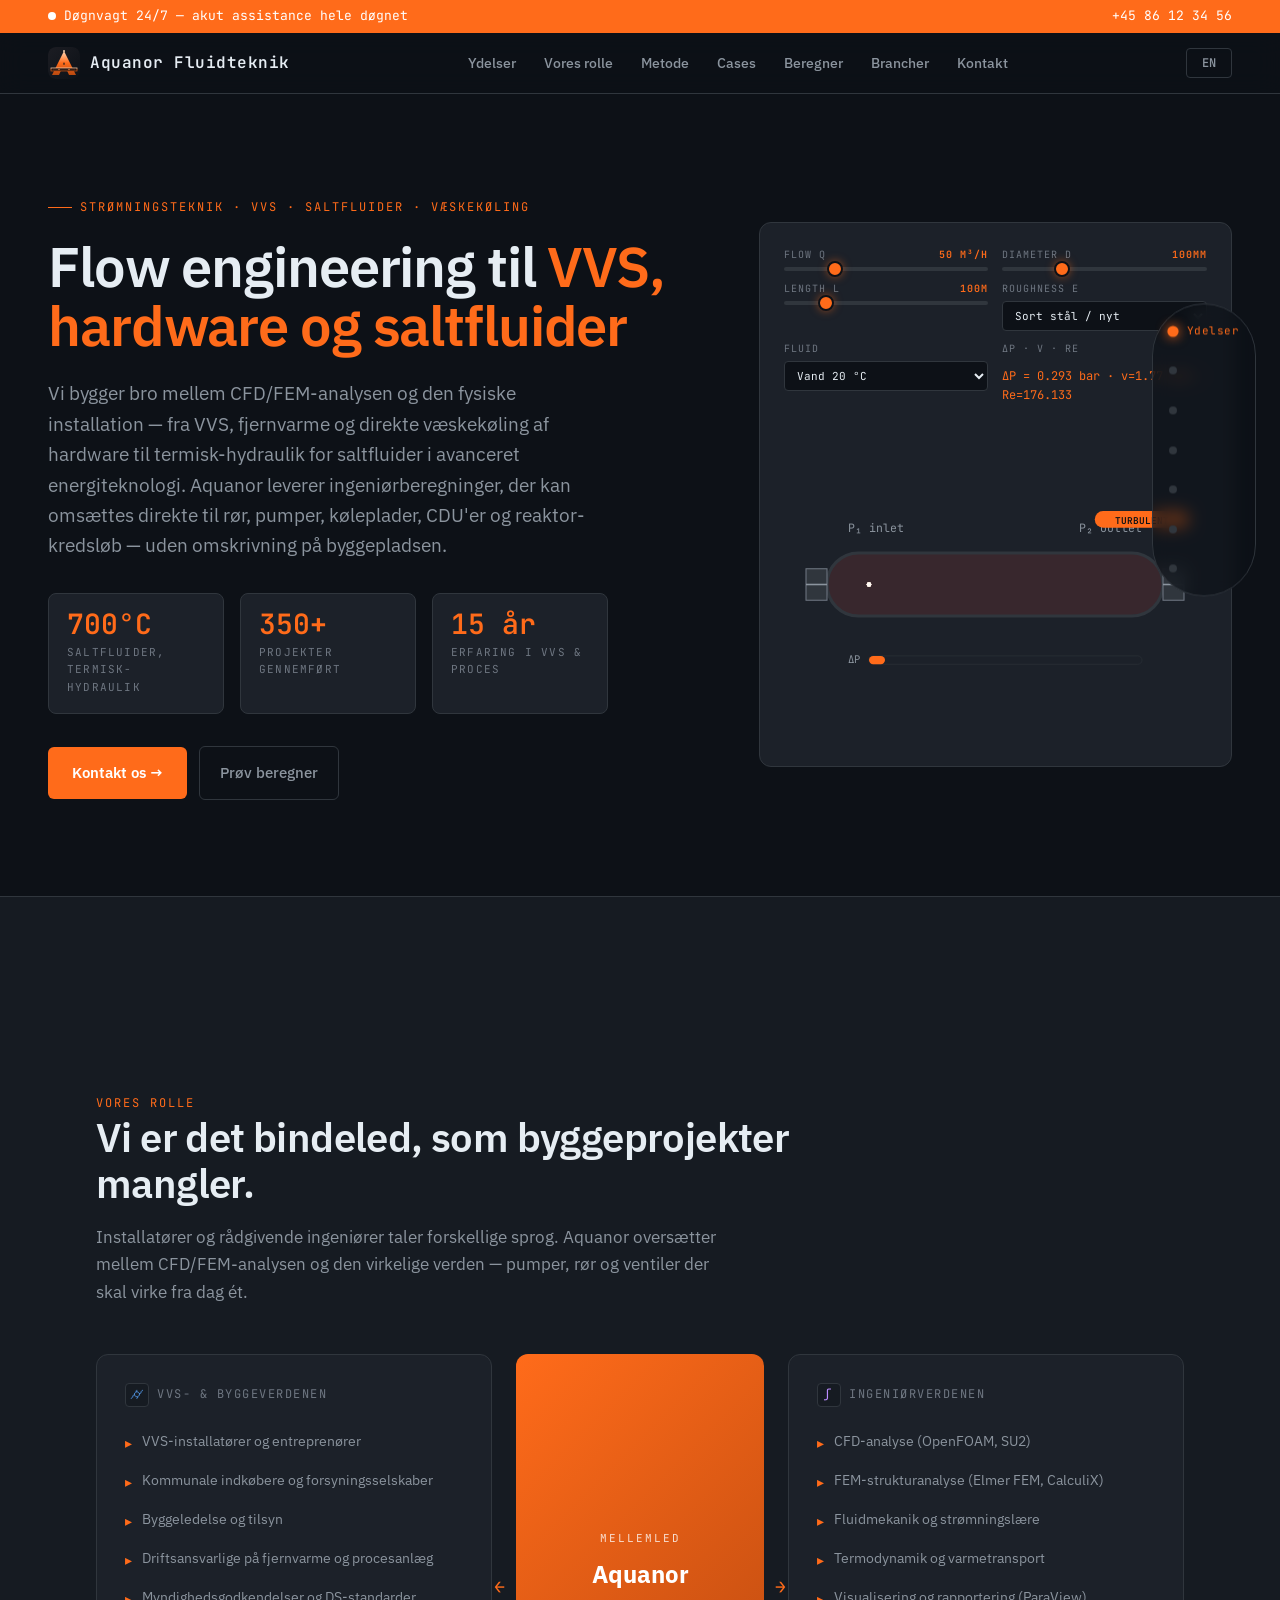
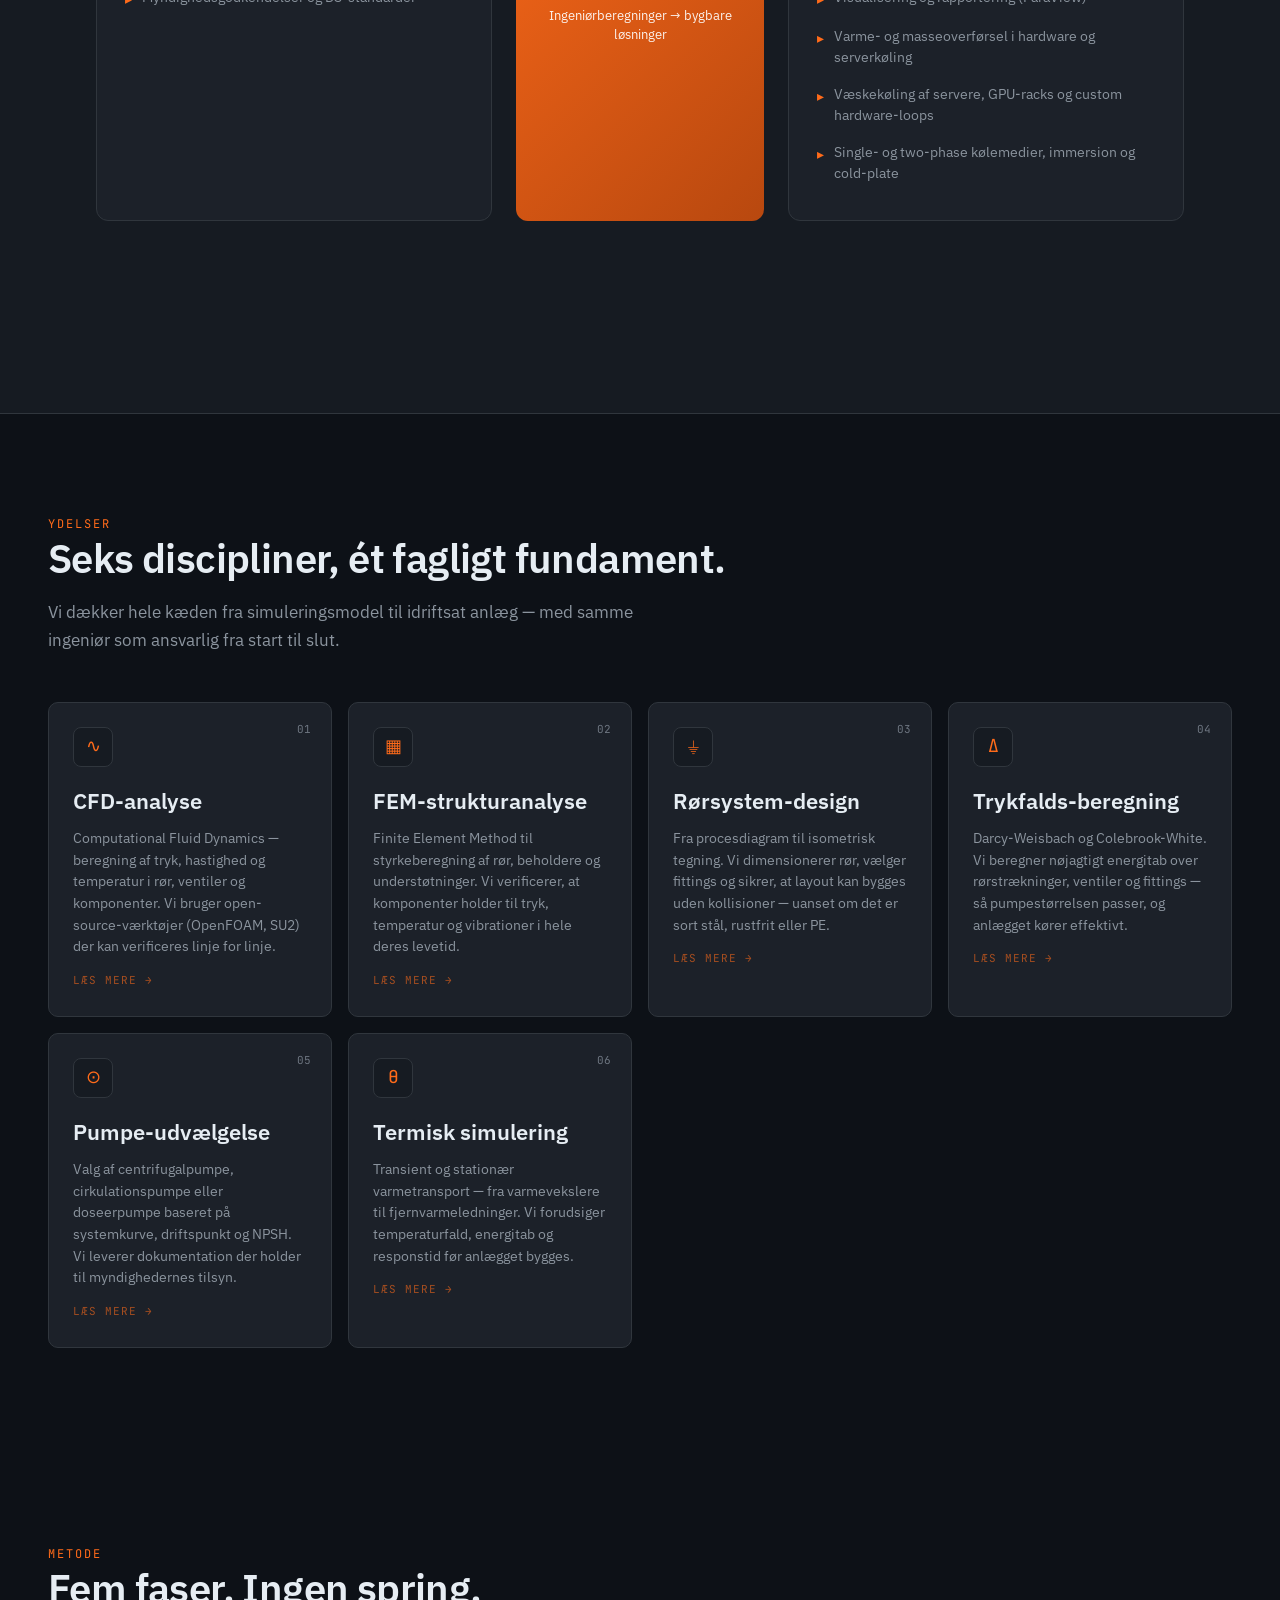
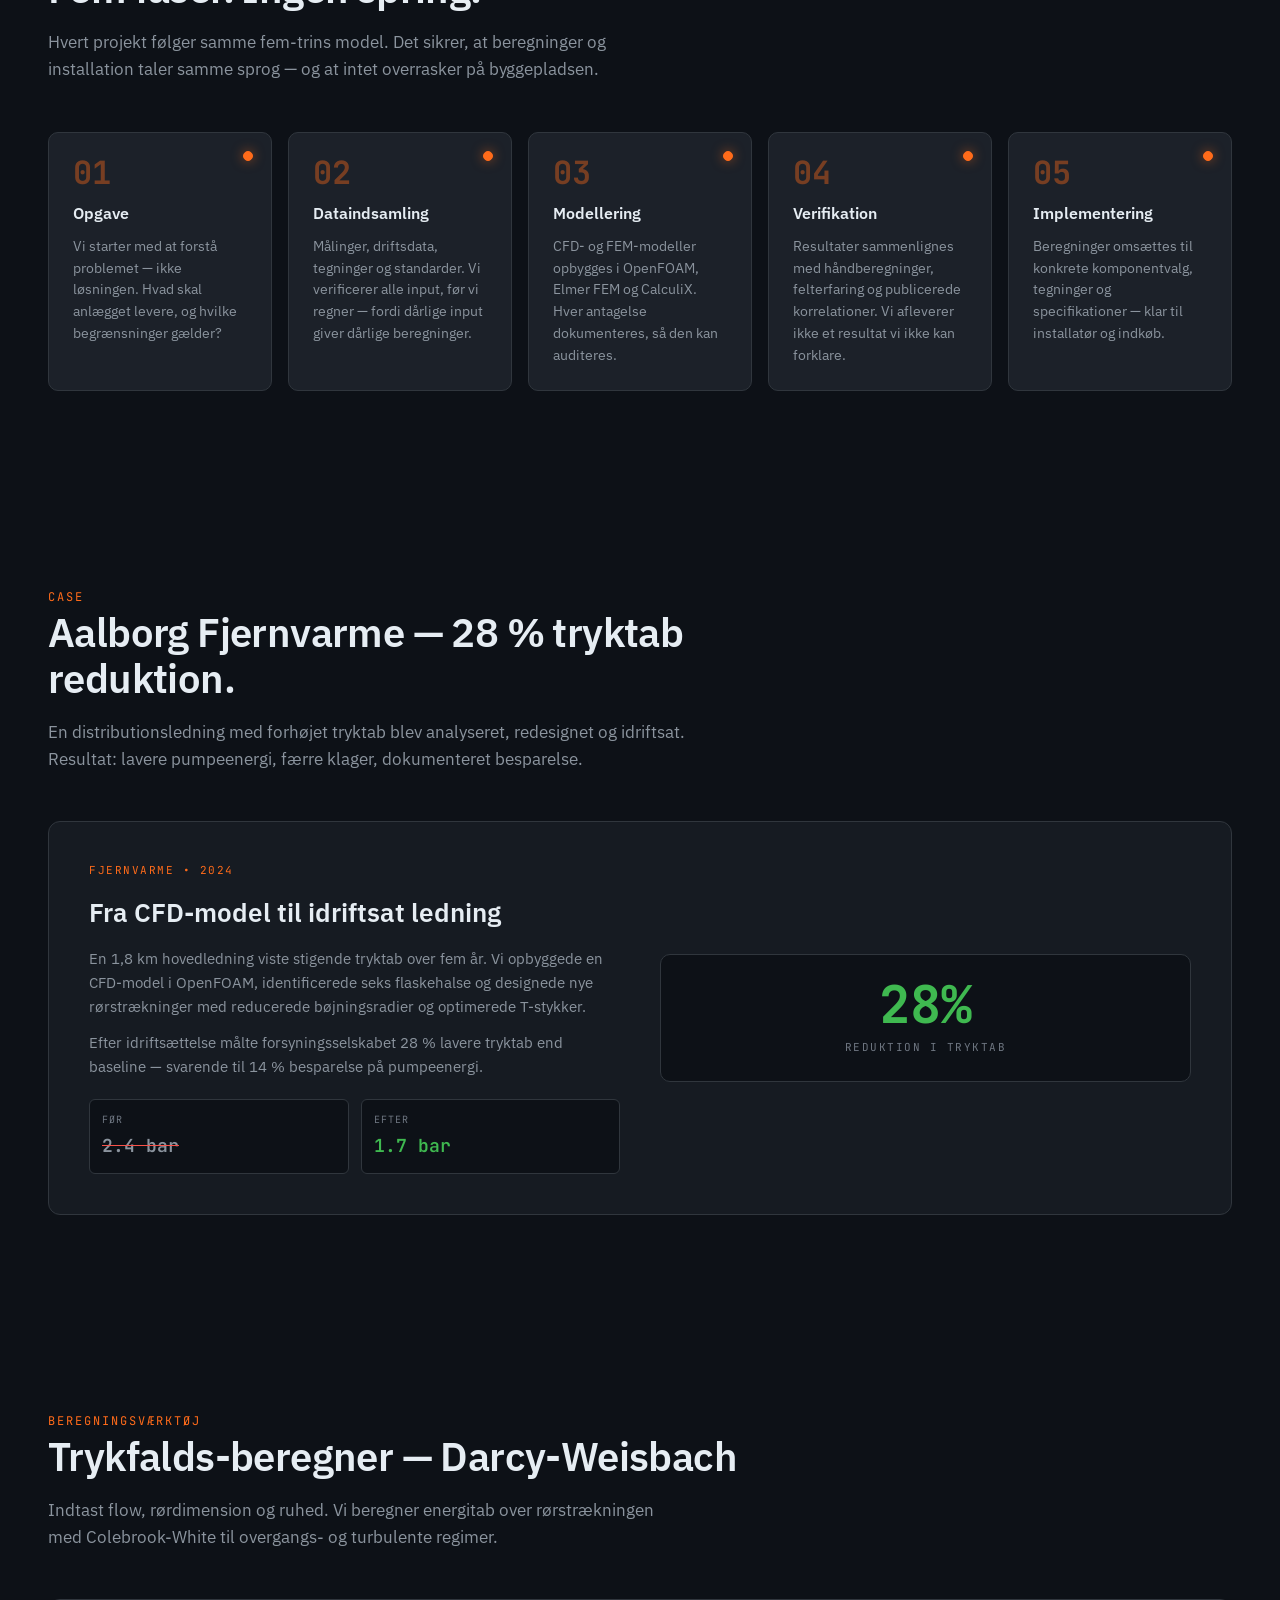
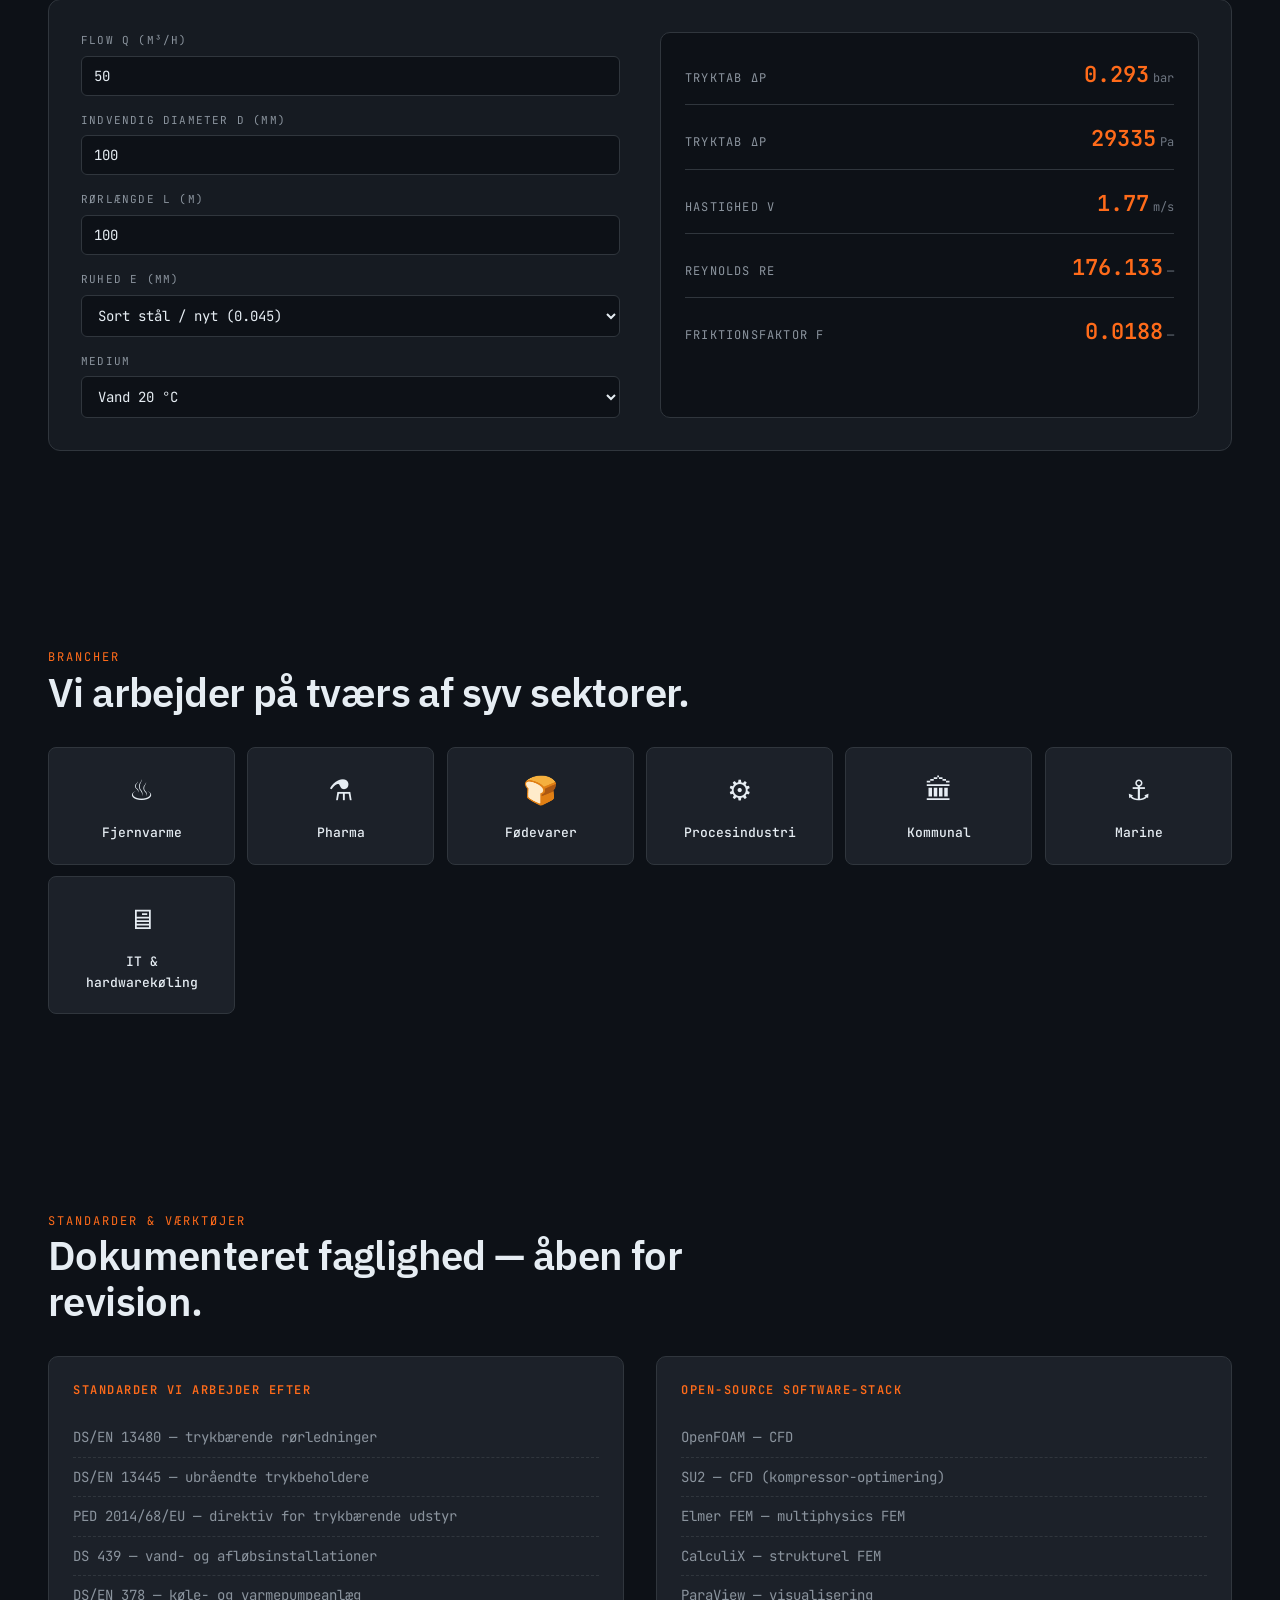
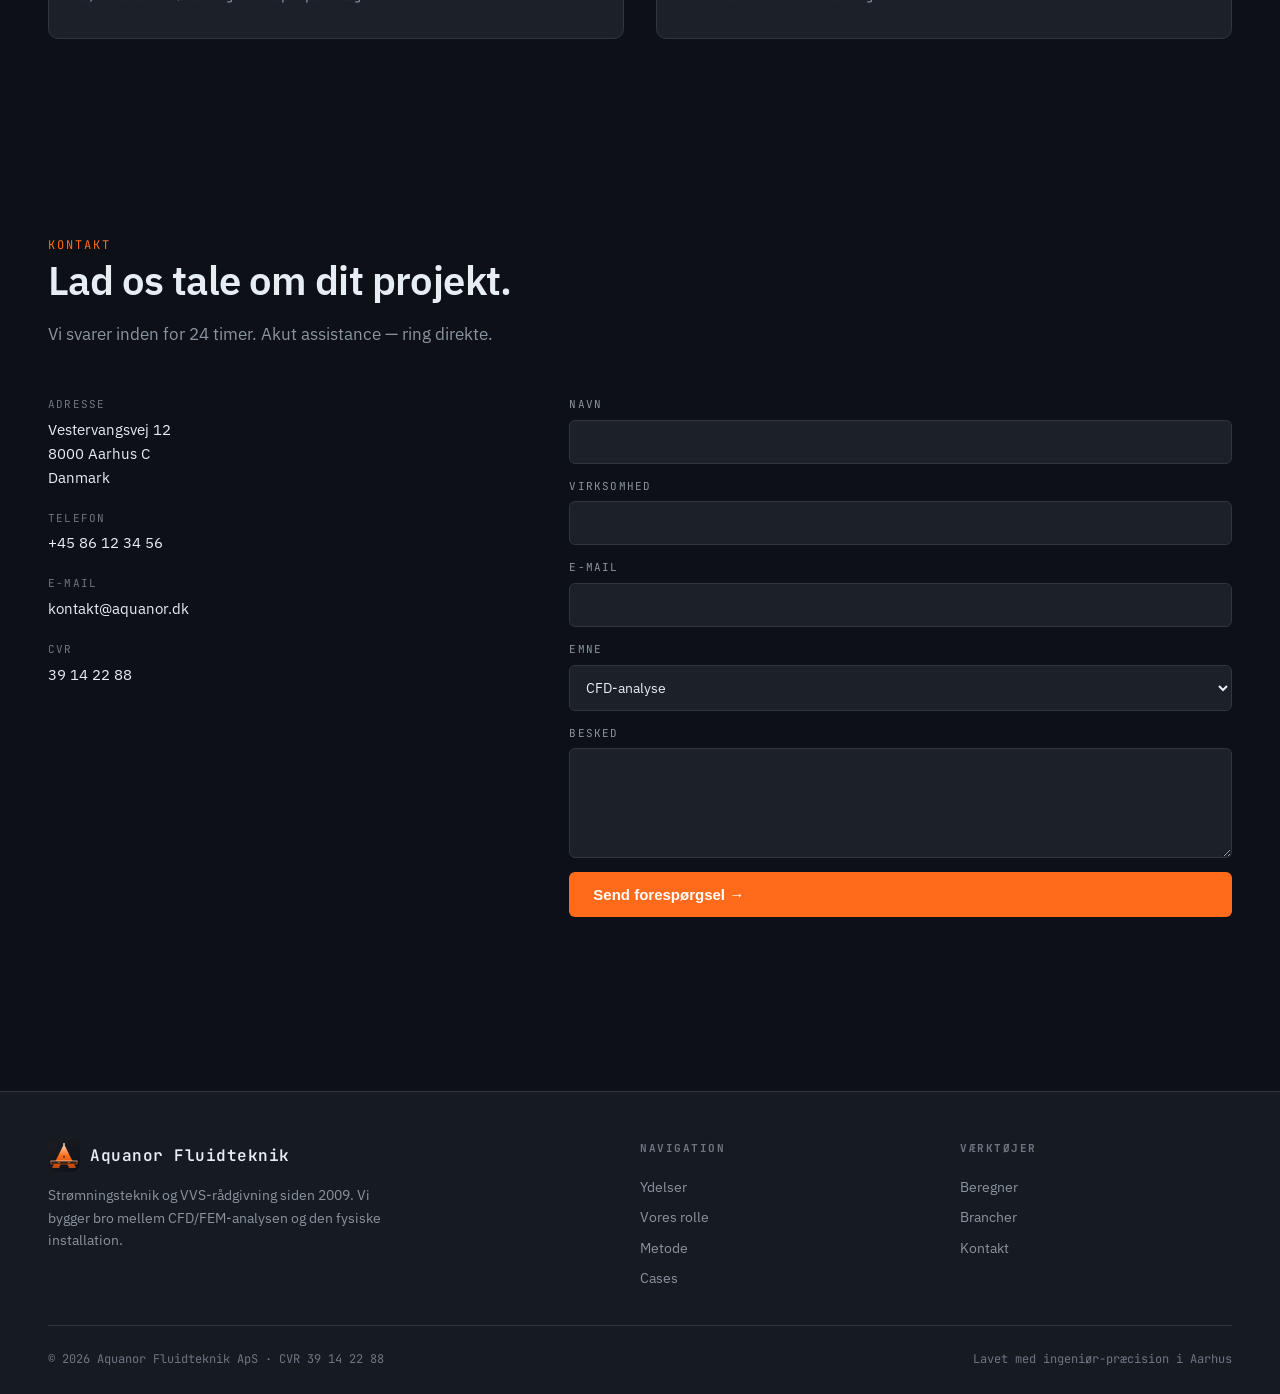
<file: index.html>
<!DOCTYPE html>
<html lang="da" data-lang="da">
<head>
<meta charset="UTF-8">
<meta name="viewport" content="width=device-width, initial-scale=1.0">
<title>Aquanor Fluidteknik ApS</title>
<link rel="preconnect" href="https://fonts.googleapis.com">
<link rel="preconnect" href="https://fonts.gstatic.com" crossorigin>
<link href="https://fonts.googleapis.com/css2?family=IBM+Plex+Sans:wght@400;500;600;700&family=JetBrains+Mono:wght@400;500&display=swap" rel="stylesheet">
<link rel="icon" type="image/svg+xml" href="data:image/svg+xml;utf8,<svg xmlns='http://www.w3.org/2000/svg' viewBox='0 0 64 64'><defs><linearGradient id='b' x1='0' y1='0' x2='1' y2='1'><stop offset='0' stop-color='%231c1d23'/><stop offset='1' stop-color='%230d1117'/></linearGradient><linearGradient id='s' x1='0' y1='0' x2='0' y2='1'><stop offset='0' stop-color='%23ffd9b8'/><stop offset='0.5' stop-color='%23ff6b1a'/><stop offset='1' stop-color='%23b8480f'/></linearGradient><radialGradient id='d' cx='0.5' cy='0.5' r='0.5'><stop offset='0' stop-color='%23ffd9b8'/><stop offset='1' stop-color='%23ff6b1a'/></radialGradient></defs><rect width='64' height='64' rx='14' fill='url(%23b)'/><path d='M32 8 L8 56 H22 L26 47 L38 47 L42 56 H56 Z M30 35 L32 30 L34 35 Z' fill='url(%23s)'/><rect x='6' y='42' width='52' height='6' fill='%230d1117' stroke='url(%23s)' stroke-width='1.5'/><rect x='10' y='44' width='44' height='2' fill='none' stroke='%23ff6b1a' stroke-width='0.6' opacity='0.5'/><circle cx='22' cy='45' r='1.3' fill='url(%23d)'/><circle cx='42' cy='45' r='1.3' fill='url(%23d)'/><circle cx='32' cy='8' r='2' fill='%23ffd9b8' opacity='0.9'/></svg>">
<style>
:root{
  --bg:#0d1117;--bg-elev:#161b22;--bg-card:#1c2129;--border:#30363d;
  --text:#e6edf3;--text-dim:#8b949e;--text-faint:#6e7681;
  --accent:#ff6b1a;--accent-dim:#b8480f;
  --blue:#58a6ff;--green:#3fb950;--purple:#bc8cff;
  --mono:'JetBrains Mono',monospace;--sans:'IBM Plex Sans',system-ui,sans-serif;
}
*{margin:0;padding:0;box-sizing:border-box}
html{scroll-behavior:smooth}
/* Offset anchor jumps so the sticky nav (~64px) doesn't cover section headings */
section[id]{scroll-margin-top:80px}
body{font-family:var(--sans);background:var(--bg);color:var(--text);line-height:1.6;font-size:16px;-webkit-font-smoothing:antialiased}
a{color:inherit;text-decoration:none}
img,svg{max-width:100%;display:block}

/* === STRIP === */
.strip{background:var(--accent);color:#fff;font-family:var(--mono);font-size:13px;padding:6px clamp(16px,4vw,48px);display:flex;justify-content:space-between;gap:16px;flex-wrap:wrap}
.strip .dot{display:inline-block;width:8px;height:8px;border-radius:50%;background:#fff;animation:pulse 2s infinite;margin-right:8px;vertical-align:middle}
@keyframes pulse{0%,100%{opacity:1}50%{opacity:.4}}

/* === NAV === */
.nav{position:sticky;top:0;z-index:50;background:rgba(13,17,23,.92);backdrop-filter:blur(12px);border-bottom:1px solid var(--border);padding:14px clamp(16px,4vw,48px);display:flex;align-items:center;justify-content:space-between;gap:24px}
.logo{font-family:var(--mono);font-weight:600;font-size:16px;color:var(--text);letter-spacing:.5px;display:flex;align-items:center;gap:10px}
.logo-mark{width:32px;height:32px;border-radius:8px;display:inline-grid;place-items:center;flex-shrink:0;overflow:hidden}
.logo-mark svg{display:block;width:100%;height:100%}
.nav-links{display:flex;gap:28px;list-style:none;align-items:center}
.nav-links a{color:var(--text-dim);font-size:14px;font-weight:500;transition:color .15s}
.nav-links a:hover{color:var(--accent)}
.nav-actions{display:flex;align-items:center;gap:12px}
.lang-toggle{font-family:var(--mono);font-size:12px;font-weight:600;padding:6px 10px;border:1px solid var(--border);border-radius:4px;background:transparent;color:var(--text-dim);cursor:pointer;transition:all .15s;min-width:46px}
.lang-toggle:hover{border-color:var(--accent);color:var(--accent)}
.lang-toggle:active{transform:scale(.96)}
.lang-toggle.flash{animation:langFlash .7s ease}
@keyframes langFlash{
  0%{background:var(--accent);color:#fff;border-color:var(--accent)}
  100%{background:transparent;color:var(--text-dim);border-color:var(--border)}
}
.hamburger{display:none;background:none;border:none;cursor:pointer;padding:8px;color:var(--text)}
.hamburger span{display:block;width:22px;height:2px;background:var(--text);margin:5px 0;transition:transform .2s}
.hamburger.open span:nth-child(1){transform:rotate(45deg) translate(5px,5px)}
.hamburger.open span:nth-child(2){opacity:0}
.hamburger.open span:nth-child(3){transform:rotate(-45deg) translate(5px,-5px)}

@media (max-width:900px){
  .hamburger{display:block}
  .nav-links{position:absolute;top:100%;left:0;right:0;background:var(--bg-elev);flex-direction:column;gap:0;padding:0;border-bottom:1px solid var(--border);display:none}
  .nav-links.open{display:flex}
  .nav-links li{width:100%;border-bottom:1px solid var(--border)}
  .nav-links a{display:block;padding:16px 24px}
  .lang-toggle{margin-left:auto}
}

/* === HERO === */
.hero{padding:clamp(48px,8vw,96px) clamp(16px,4vw,48px);display:grid;grid-template-columns:1fr;gap:48px;max-width:1280px;margin:0 auto;align-items:center}
@media(min-width:900px){.hero{grid-template-columns:1.4fr 1fr}}
.hero-eyebrow{font-family:var(--mono);font-size:12px;color:var(--accent);text-transform:uppercase;letter-spacing:2px;margin-bottom:20px;display:inline-flex;align-items:center;gap:8px}
.hero-eyebrow::before{content:"";width:24px;height:1px;background:var(--accent)}
h1{font-size:clamp(32px,5.5vw,56px);line-height:1.05;font-weight:600;letter-spacing:-.02em;margin-bottom:24px}
h1 .accent{color:var(--accent)}
.lead{font-size:clamp(16px,1.8vw,19px);color:var(--text-dim);margin-bottom:32px;max-width:540px}
.hero-stats{display:grid;grid-template-columns:repeat(3,1fr);gap:16px;margin-bottom:32px;max-width:560px}
.stat{background:var(--bg-card);border:1px solid var(--border);border-radius:8px;padding:16px 18px}
.stat-num{font-family:var(--mono);font-size:clamp(20px,2.6vw,28px);font-weight:600;color:var(--accent);line-height:1}
.stat-label{font-family:var(--mono);font-size:11px;color:var(--text-faint);text-transform:uppercase;letter-spacing:1.2px;margin-top:6px}
.cta{display:inline-flex;align-items:center;gap:10px;background:var(--accent);color:#fff;padding:14px 24px;border-radius:6px;font-weight:600;font-size:15px;border:none;cursor:pointer;transition:background .15s}
.cta:hover{background:var(--accent-dim)}
.cta-ghost{display:inline-flex;align-items:center;gap:8px;color:var(--text-dim);padding:14px 20px;font-weight:500;font-size:15px;border:1px solid var(--border);border-radius:6px;margin-left:8px;transition:all .15s}
.cta-ghost:hover{border-color:var(--text-dim);color:var(--text)}

/* Animated pipe SVG */
.pipe-svg{width:100%;height:auto;max-width:420px;margin:0 auto;display:block}
.pipe-svg .flow{stroke-dasharray:8 12;animation:flow 1.6s linear infinite}
@keyframes flow{to{stroke-dashoffset:-40}}

/* === SECTION COMMON === */
section{padding:clamp(56px,8vw,96px) clamp(16px,4vw,48px);max-width:1280px;margin:0 auto}
.eyebrow{font-family:var(--mono);font-size:12px;color:var(--accent);text-transform:uppercase;letter-spacing:2px;margin-bottom:14px}
h2{font-size:clamp(26px,4vw,40px);line-height:1.15;font-weight:600;letter-spacing:-.015em;margin-bottom:18px;max-width:780px}
h3{font-size:clamp(18px,2vw,22px);font-weight:600;margin-bottom:10px}
.section-lead{font-size:clamp(15px,1.6vw,17px);color:var(--text-dim);max-width:640px;margin-bottom:48px}

/* === BRIDGE SECTION === */
.bridge{background:var(--bg-elev);border-top:1px solid var(--border);border-bottom:1px solid var(--border)}
.bridge-inner{max-width:1280px;margin:0 auto;padding:clamp(56px,8vw,96px) clamp(16px,4vw,48px)}
.bridge-grid{display:grid;grid-template-columns:1fr;gap:24px;margin-top:32px;align-items:stretch}
@media(min-width:900px){.bridge-grid{grid-template-columns:1fr auto 1fr;gap:24px}}
.bridge-side{background:var(--bg-card);border:1px solid var(--border);border-radius:12px;padding:28px;position:relative}
.bridge-side.left::before{content:"";position:absolute;top:24px;right:-1px;bottom:24px;width:2px;background:linear-gradient(to bottom,transparent,var(--accent),transparent);opacity:.3}
@media(min-width:900px){.bridge-side.left::before{display:none}}
.bridge-side-title{font-family:var(--mono);font-size:12px;text-transform:uppercase;letter-spacing:1.5px;color:var(--text-faint);margin-bottom:16px;display:flex;align-items:center;gap:8px}
.bridge-side-title .icon{width:24px;height:24px;border-radius:4px;background:var(--bg-elev);border:1px solid var(--border);display:grid;place-items:center;font-family:var(--mono);font-size:13px}
.bridge-side.left .icon{color:var(--blue)}
.bridge-side.right .icon{color:var(--purple)}
.bridge-list{list-style:none}
.bridge-list li{padding:8px 0;color:var(--text-dim);font-size:14px;display:flex;align-items:flex-start;gap:10px;line-height:1.5}
.bridge-list li::before{content:"▸";color:var(--accent);flex-shrink:0;margin-top:2px}
.bridge-center{display:flex;flex-direction:column;align-items:center;justify-content:center;background:linear-gradient(135deg,var(--accent) 0%,var(--accent-dim) 100%);border-radius:12px;padding:32px 24px;min-height:140px;text-align:center;color:#fff;position:relative}
.bridge-center-label{font-family:var(--mono);font-size:11px;text-transform:uppercase;letter-spacing:2px;opacity:.8;margin-bottom:8px}
.bridge-center-name{font-family:var(--sans);font-size:24px;font-weight:700;margin-bottom:12px}
.bridge-center-tag{font-size:13px;opacity:.92;line-height:1.5;max-width:200px}
.bridge-center-arrows{position:absolute;left:-22px;top:50%;transform:translateY(-50%);font-family:var(--mono);font-size:18px;color:var(--accent);display:none}
.bridge-center-arrows.right{left:auto;right:-22px}
@media(min-width:900px){.bridge-center-arrows{display:block}}

/* === CAPABILITIES === */
.cap-grid{display:grid;grid-template-columns:repeat(auto-fit,minmax(280px,1fr));gap:16px}
.cap{background:var(--bg-card);border:1px solid var(--border);border-radius:10px;padding:24px;transition:all .2s;position:relative;overflow:hidden}
.cap:hover{border-color:var(--accent);transform:translateY(-2px)}
.cap-icon{width:40px;height:40px;border-radius:8px;background:var(--bg-elev);border:1px solid var(--border);display:grid;place-items:center;margin-bottom:16px;font-family:var(--mono);font-size:18px;color:var(--accent)}
.cap-num{position:absolute;top:18px;right:20px;font-family:var(--mono);font-size:11px;color:var(--text-faint)}
.cap-desc{color:var(--text-dim);font-size:14px;line-height:1.55}

/* === METHODOLOGY === */
.method-grid{display:grid;grid-template-columns:repeat(auto-fit,minmax(220px,1fr));gap:16px;margin-top:32px}
.method-step{background:var(--bg-card);border:1px solid var(--border);border-radius:10px;padding:24px;position:relative}
.method-num{font-family:var(--mono);font-size:32px;font-weight:700;color:var(--accent);opacity:.4;line-height:1;margin-bottom:12px}
.method-step h3{font-size:16px;color:var(--text)}
.method-step p{color:var(--text-dim);font-size:14px;line-height:1.55;margin-top:8px}

/* === CASE === */
.case{background:var(--bg-elev);border:1px solid var(--border);border-radius:12px;padding:clamp(28px,4vw,40px);display:grid;grid-template-columns:1fr;gap:24px;margin-top:32px}
@media(min-width:800px){.case{grid-template-columns:1fr 1fr;gap:40px;align-items:center}}
.case-tag{font-family:var(--mono);font-size:11px;text-transform:uppercase;letter-spacing:1.5px;color:var(--accent);margin-bottom:12px}
.case h3{font-size:clamp(20px,2.4vw,26px);margin-bottom:14px}
.case p{color:var(--text-dim);font-size:15px;line-height:1.6;margin-bottom:12px}
.case-metric{background:var(--bg);border:1px solid var(--border);border-radius:10px;padding:24px;text-align:center}
.case-metric-num{font-family:var(--mono);font-size:clamp(36px,5vw,52px);font-weight:700;color:var(--green);line-height:1}
.case-metric-label{font-family:var(--mono);font-size:11px;color:var(--text-faint);text-transform:uppercase;letter-spacing:1.5px;margin-top:8px}
.case-before-after{display:grid;grid-template-columns:1fr 1fr;gap:12px;margin-top:20px}
.ba-cell{background:var(--bg);border:1px solid var(--border);border-radius:6px;padding:12px}
.ba-label{font-family:var(--mono);font-size:10px;color:var(--text-faint);text-transform:uppercase;letter-spacing:1.2px;margin-bottom:4px}
.ba-value{font-family:var(--mono);font-size:18px;font-weight:600}
.ba-value.before{color:var(--text-dim);text-decoration:line-through;text-decoration-color:var(--red,#f85149)}
.ba-value.after{color:var(--green)}

/* === CALCULATOR === */
.calc-wrap{display:grid;grid-template-columns:1fr;gap:24px;background:var(--bg-elev);border:1px solid var(--border);border-radius:12px;padding:clamp(24px,3vw,32px);margin-top:32px}
@media(min-width:900px){.calc-wrap{grid-template-columns:1fr 1fr;gap:40px}}
.calc-inputs{display:flex;flex-direction:column;gap:16px}
.calc-row{display:flex;flex-direction:column;gap:6px}
.calc-row label{font-family:var(--mono);font-size:11px;color:var(--text-dim);text-transform:uppercase;letter-spacing:1.2px}
.calc-row input,.calc-row select{background:var(--bg);border:1px solid var(--border);border-radius:6px;padding:10px 12px;color:var(--text);font-family:var(--mono);font-size:14px;width:100%;transition:border-color .15s}
.calc-row input:focus,.calc-row select:focus{outline:none;border-color:var(--accent)}
.calc-output{background:var(--bg);border:1px solid var(--border);border-radius:10px;padding:24px;display:flex;flex-direction:column;gap:16px}
.calc-output-row{display:flex;justify-content:space-between;align-items:baseline;padding-bottom:12px;border-bottom:1px solid var(--border)}
.calc-output-row:last-child{border-bottom:none}
.calc-out-label{font-family:var(--mono);font-size:12px;color:var(--text-dim);text-transform:uppercase;letter-spacing:1.2px}
.calc-out-value{font-family:var(--mono);font-size:22px;font-weight:600;color:var(--accent)}
.calc-out-unit{font-family:var(--mono);font-size:12px;color:var(--text-faint);margin-left:4px}

/* === INDUSTRIES === */
.ind-grid{display:grid;grid-template-columns:repeat(auto-fit,minmax(180px,1fr));gap:12px;margin-top:32px}
.ind{background:var(--bg-card);border:1px solid var(--border);border-radius:8px;padding:20px;text-align:center;transition:all .2s}
.ind:hover{border-color:var(--accent);background:var(--bg-elev)}
.ind-icon{font-size:28px;margin-bottom:10px;display:block}
.ind-name{font-family:var(--mono);font-size:13px;font-weight:500;color:var(--text)}

/* === CREDENTIALS === */
.cred-grid{display:grid;grid-template-columns:1fr;gap:24px;margin-top:32px}
@media(min-width:800px){.cred-grid{grid-template-columns:1fr 1fr;gap:32px}}
.cred-block{background:var(--bg-card);border:1px solid var(--border);border-radius:10px;padding:24px}
.cred-block h3{font-family:var(--mono);font-size:12px;color:var(--accent);text-transform:uppercase;letter-spacing:1.5px;margin-bottom:18px}
.cred-list{list-style:none}
.cred-list li{padding:8px 0;color:var(--text-dim);font-size:14px;font-family:var(--mono);border-bottom:1px dashed var(--border)}
.cred-list li:last-child{border-bottom:none}

/* === CONTACT === */
.contact-grid{display:grid;grid-template-columns:1fr;gap:32px;margin-top:32px}
@media(min-width:900px){.contact-grid{grid-template-columns:1fr 1.4fr;gap:48px}}
.contact-info{display:flex;flex-direction:column;gap:20px}
.contact-row{display:flex;flex-direction:column;gap:4px}
.contact-label{font-family:var(--mono);font-size:11px;color:var(--text-faint);text-transform:uppercase;letter-spacing:1.2px}
.contact-value{color:var(--text);font-size:15px}
.contact-form{display:flex;flex-direction:column;gap:14px}
.form-row{display:flex;flex-direction:column;gap:6px}
.form-row label{font-family:var(--mono);font-size:11px;color:var(--text-dim);text-transform:uppercase;letter-spacing:1.2px}
.form-row input,.form-row textarea,.form-row select{background:var(--bg-card);border:1px solid var(--border);border-radius:6px;padding:12px;color:var(--text);font-family:var(--sans);font-size:14px;transition:border-color .15s}
.form-row input:focus,.form-row textarea:focus,.form-row select:focus{outline:none;border-color:var(--accent)}
.form-row textarea{resize:vertical;min-height:110px;font-family:var(--mono);font-size:13px}
.form-success{background:rgba(63,185,80,.1);border:1px solid var(--green);color:var(--green);padding:14px;border-radius:6px;font-size:14px}

/* === FOOTER === */
footer{background:var(--bg-elev);border-top:1px solid var(--border);padding:48px clamp(16px,4vw,48px) 24px;margin-top:64px}
.footer-inner{max-width:1280px;margin:0 auto;display:grid;grid-template-columns:1fr;gap:32px}
@media(min-width:800px){.footer-inner{grid-template-columns:2fr 1fr 1fr;gap:48px}}
.footer-brand p{color:var(--text-dim);font-size:14px;line-height:1.6;margin-top:12px;max-width:340px}
.footer-col h4{font-family:var(--mono);font-size:11px;text-transform:uppercase;letter-spacing:1.5px;color:var(--text-faint);margin-bottom:14px}
.footer-col ul{list-style:none}
.footer-col li{padding:4px 0;font-size:14px}
.footer-col a{color:var(--text-dim);transition:color .15s}
.footer-col a:hover{color:var(--accent)}
.footer-bottom{max-width:1280px;margin:32px auto 0;padding-top:24px;border-top:1px solid var(--border);display:flex;flex-wrap:wrap;gap:12px;justify-content:space-between;color:var(--text-faint);font-size:12px;font-family:var(--mono)}

/* === SCROLL PROGRESS === */
/* Top bar — prominent enough to read at a glance */
.scroll-progress{position:fixed;top:0;left:0;height:4px;background:linear-gradient(90deg,var(--accent),#ffaa66,var(--accent));width:0;z-index:60;transition:width .08s linear;box-shadow:0 0 12px rgba(255,107,26,.7)}
@media(prefers-reduced-motion:reduce){.scroll-progress{transition:none}}

/* Side dot nav — ticks as you scroll. Pure CSS + JS active class. */
.side-nav{position:fixed;top:50%;right:24px;transform:translateY(-50%);z-index:55;display:flex;flex-direction:column;gap:14px;padding:14px 10px;background:rgba(13,17,23,.65);backdrop-filter:blur(8px);border:1px solid var(--border);border-radius:99px;opacity:0;transition:opacity .4s .3s,transform .4s .3s;pointer-events:none}
.side-nav.ready{opacity:1;pointer-events:auto}
.side-nav a{display:flex;align-items:center;gap:10px;text-decoration:none;color:var(--text-faint);font-family:var(--mono);font-size:11px;letter-spacing:.04em;padding:4px 6px;border-radius:6px;transition:color .25s}
.side-nav a .dot{width:8px;height:8px;border-radius:50%;background:var(--border);transition:background .25s,transform .25s,box-shadow .25s;flex-shrink:0}
.side-nav a .label{max-width:0;overflow:hidden;white-space:nowrap;transition:max-width .3s,opacity .2s;opacity:0}
.side-nav a:hover,.side-nav a.active{color:var(--accent)}
.side-nav a:hover .dot,.side-nav a.active .dot{background:var(--accent);transform:scale(1.4);box-shadow:0 0 8px var(--accent)}
.side-nav a:hover .label,.side-nav a.active .label{max-width:160px;opacity:1}
/* Hide on small screens */
@media(max-width:900px){.side-nav{display:none}}

/* === NAV SCROLL STATE === */
.nav{transition:background .3s,border-bottom-color .3s,backdrop-filter .3s,box-shadow .3s}
.nav.scrolled{box-shadow:0 4px 24px rgba(0,0,0,.3)}

/* === REVEAL === */
.reveal{opacity:0;transform:translateY(24px);transition:opacity .7s cubic-bezier(.2,.7,.2,1),transform .7s cubic-bezier(.2,.7,.2,1)}
.reveal.revealed{opacity:1;transform:translateY(0)}
.reveal[data-delay="1"]{transition-delay:.08s}
.reveal[data-delay="2"]{transition-delay:.16s}
.reveal[data-delay="3"]{transition-delay:.24s}
.reveal[data-delay="4"]{transition-delay:.32s}
.reveal[data-delay="5"]{transition-delay:.40s}
.reveal[data-delay="6"]{transition-delay:.48s}
.reveal[data-delay="7"]{transition-delay:.56s}
@media(prefers-reduced-motion:reduce){.reveal{opacity:1;transform:none;transition:none}}

/* === PIPE WIDGET === */
.pipe-widget{background:var(--bg-card);border:1px solid var(--border);border-radius:12px;padding:clamp(16px,2vw,24px);display:flex;flex-direction:column;gap:16px}
.pipe-sliders{display:grid;grid-template-columns:repeat(2,1fr);gap:10px 14px}
@media(max-width:600px){.pipe-sliders{grid-template-columns:1fr}}
.pipe-slider-row{display:flex;flex-direction:column;gap:4px}
.pipe-slider-row label{font-family:var(--mono);font-size:10px;color:var(--text-faint);text-transform:uppercase;letter-spacing:1px;display:flex;justify-content:space-between;align-items:baseline}
.pipe-slider-row label .val{color:var(--accent);font-weight:600}
.pipe-slider-row input[type=range]{-webkit-appearance:none;appearance:none;width:100%;height:4px;background:var(--border);border-radius:2px;outline:none;cursor:pointer}
.pipe-slider-row input[type=range]::-webkit-slider-thumb{-webkit-appearance:none;appearance:none;width:16px;height:16px;border-radius:50%;background:var(--accent);cursor:pointer;border:2px solid var(--bg);box-shadow:0 0 8px rgba(255,107,26,.5);transition:transform .15s}
.pipe-slider-row input[type=range]::-webkit-slider-thumb:hover{transform:scale(1.2)}
.pipe-slider-row input[type=range]::-moz-range-thumb{width:16px;height:16px;border-radius:50%;background:var(--accent);cursor:pointer;border:2px solid var(--bg);box-shadow:0 0 8px rgba(255,107,26,.5)}
.pipe-slider-row select{background:var(--bg);border:1px solid var(--border);border-radius:4px;padding:6px 8px;color:var(--text);font-family:var(--mono);font-size:11px;cursor:pointer}
.regime-badge{font-family:var(--mono);font-size:10px;font-weight:600;letter-spacing:1.5px}
@keyframes particleMove{0%{transform:translateX(0);opacity:0}10%{opacity:1}90%{opacity:1}100%{transform:translateX(260px);opacity:0}}
.pipe-particle{animation:particleMove 2s linear infinite}
.pipe-particle:nth-child(2){animation-delay:.4s}
.pipe-particle:nth-child(3){animation-delay:.8s}
.pipe-particle:nth-child(4){animation-delay:1.2s}
.pipe-particle:nth-child(5){animation-delay:1.6s}
@media(prefers-reduced-motion:reduce){.pipe-particle{animation:none}}

/* === CTA SHIMMER === */
.cta{position:relative;overflow:hidden}
.cta::after{content:"";position:absolute;top:0;left:-100%;width:100%;height:100%;background:linear-gradient(90deg,transparent,rgba(255,255,255,.25),transparent);transition:left .6s ease;pointer-events:none}
.cta:hover::after{left:100%}
@media(prefers-reduced-motion:reduce){.cta::after{display:none}}

/* === CAPABILITY CARD GLOW === */
.cap::before{content:"";position:absolute;inset:0;border-radius:10px;padding:1px;background:linear-gradient(135deg,var(--accent) 0%,transparent 50%);-webkit-mask:linear-gradient(#000 0 0) content-box,linear-gradient(#000 0 0);-webkit-mask-composite:xor;mask-composite:exclude;opacity:0;transition:opacity .35s;pointer-events:none}
.cap:hover::before{opacity:1}
.cap:hover{transform:translateY(-4px);box-shadow:0 12px 28px -10px rgba(255,107,26,.3)}

/* === METHOD STEP DOT === */
.method-step .step-dot{position:absolute;top:18px;right:18px;width:10px;height:10px;border-radius:50%;border:1.5px solid var(--border);background:transparent;transition:all .5s cubic-bezier(.2,.7,.2,1)}
.method-step.revealed .step-dot{background:var(--accent);border-color:var(--accent);box-shadow:0 0 12px rgba(255,107,26,.6)}

/* === BRIDGE ARROWS PULSE === */
@keyframes arrowPulse{0%,100%{opacity:.5;transform:translateY(-50%) translateX(0)}50%{opacity:1;transform:translateY(-50%) translateX(4px)}}
.bridge-center-arrows{animation:arrowPulse 2.4s ease-in-out infinite}
@keyframes arrowPulseRight{0%,100%{opacity:.5;transform:translateY(-50%) translateX(0)}50%{opacity:1;transform:translateY(-50%) translateX(-4px)}}
.bridge-center-arrows.right{animation:arrowPulseRight 2.4s ease-in-out infinite}
@media(prefers-reduced-motion:reduce){.bridge-center-arrows,.bridge-center-arrows.right{animation:none}}

/* === INDUSTRY 3D TILT === */
.ind{transform-style:preserve-3d;will-change:transform}

/* === FORM FLOATING LABEL === */
.form-row{position:relative}
.form-row label{transition:color .2s}
.form-row input:focus ~ label,
.form-row textarea:focus ~ label,
.form-row select:focus ~ label,
.form-row:has(input:focus) label,
.form-row:has(textarea:focus) label,
.form-row:has(select:focus) label{color:var(--accent)}
.form-success{transform:translateY(-8px);opacity:0;max-height:0;padding-top:0;padding-bottom:0;margin:0;overflow:hidden;border-width:0;transition:transform .4s cubic-bezier(.2,.7,.2,1),opacity .4s,max-height .4s cubic-bezier(.2,.7,.2,1),padding .4s,margin .4s,border-width .4s}
.form-success.show{transform:translateY(0);opacity:1;max-height:200px;padding-top:14px;padding-bottom:14px;margin-top:14px;border-width:1px}
@media(prefers-reduced-motion:reduce){.form-success{transition:opacity .4s,max-height .4s,padding .4s,margin .4s,border-width .4s}}

/* === HAMBURGER PRESS === */
.hamburger{transition:transform .15s,background .15s}
.hamburger:active{transform:scale(.92)}

.cap-link{display:block;color:inherit;text-decoration:none;position:relative;overflow:hidden}
.cap-link::after{content:"";position:absolute;inset:0;border-radius:10px;background:linear-gradient(135deg,rgba(255,107,26,.06) 0%,transparent 50%);opacity:0;transition:opacity .3s;pointer-events:none}
.cap-link:hover::after{opacity:1}
.cap-cta{display:inline-block;font-family:var(--mono);font-size:11px;color:var(--accent);margin-top:14px;letter-spacing:1px;text-transform:uppercase;opacity:.6;transition:opacity .2s,transform .2s}
.cap-link:hover .cap-cta{opacity:1;transform:translateX(4px)}

</style>
</head>
<body>

<!-- 1. STRIP -->
<div class="strip">
  <span><span class="dot"></span><span data-i18n="strip.oncall">Døgnvagt 24/7 — akut assistance hele døgnet</span></span>
  <span data-i18n="strip.phone">+45 86 12 34 56</span>
</div>

<!-- 2. NAV -->
<nav class="nav">
  <a href="#" class="logo">
    <span class="logo-mark"><svg viewBox="0 0 64 64" xmlns="http://www.w3.org/2000/svg" aria-label="Aquanor"><defs><linearGradient id="aqBgV2" x1="0" y1="0" x2="1" y2="1"><stop offset="0" stop-color="#1c1d23"/><stop offset="1" stop-color="#0d1117"/></linearGradient><linearGradient id="aqStrV2" x1="0" y1="0" x2="0" y2="1"><stop offset="0" stop-color="#ffd9b8"/><stop offset="0.5" stop-color="#ff6b1a"/><stop offset="1" stop-color="#b8480f"/></linearGradient><radialGradient id="aqDotV2" cx="0.5" cy="0.5" r="0.5"><stop offset="0" stop-color="#ffd9b8"/><stop offset="1" stop-color="#ff6b1a"/></radialGradient></defs><rect width="64" height="64" rx="14" fill="url(#aqBgV2)"/><path d="M32 8 L8 56 H22 L26 47 L38 47 L42 56 H56 Z M30 35 L32 30 L34 35 Z" fill="url(#aqStrV2)"/><rect x="6" y="42" width="52" height="6" fill="#0d1117" stroke="url(#aqStrV2)" stroke-width="1.5"/><rect x="10" y="44" width="44" height="2" fill="none" stroke="#ff6b1a" stroke-width="0.6" opacity="0.5"/><circle cx="22" cy="45" r="1.3" fill="url(#aqDotV2)"/><circle cx="42" cy="45" r="1.3" fill="url(#aqDotV2)"/><circle cx="32" cy="8" r="2" fill="#ffd9b8" opacity="0.9"/></svg></span>
    <span>Aquanor Fluidteknik</span>
  </a>
  <ul class="nav-links" id="navLinks">
    <li><a href="#ydelser" data-i18n="nav.services">Ydelser</a></li>
    <li><a href="#rolle" data-i18n="nav.role">Vores rolle</a></li>
    <li><a href="#metode" data-i18n="nav.method">Metode</a></li>
    <li><a href="#cases" data-i18n="nav.cases">Cases</a></li>
    <li><a href="#beregner" data-i18n="nav.calc">Beregner</a></li>
    <li><a href="#branches" data-i18n="nav.industries">Brancher</a></li>
    <li><a href="#kontakt" data-i18n="nav.contact">Kontakt</a></li>
  </ul>
  <div class="nav-actions">
    <button class="lang-toggle" id="langToggle" aria-label="Switch language">EN</button>
    <button class="hamburger" id="hamburger" aria-label="Menu">
      <span></span><span></span><span></span>
    </button>
  </div>
</nav>

<div class="scroll-progress" id="scrollProgress"></div>

<!-- Side dot nav — minimal section indicator, hidden on mobile -->
<nav class="side-nav" id="sideNav" aria-label="Sidesektioner">
  <a href="#ydelser" data-target="ydelser"><span class="dot"></span><span class="label" data-i18n="nav.services">Ydelser</span></a>
  <a href="#rolle" data-target="rolle"><span class="dot"></span><span class="label" data-i18n="nav.role">Vores rolle</span></a>
  <a href="#metode" data-target="metode"><span class="dot"></span><span class="label" data-i18n="nav.method">Metode</span></a>
  <a href="#cases" data-target="cases"><span class="dot"></span><span class="label" data-i18n="nav.cases">Cases</span></a>
  <a href="#beregner" data-target="beregner"><span class="dot"></span><span class="label" data-i18n="nav.calc">Beregner</span></a>
  <a href="#branches" data-target="branches"><span class="dot"></span><span class="label" data-i18n="nav.industries">Brancher</span></a>
  <a href="#kontakt" data-target="kontakt"><span class="dot"></span><span class="label" data-i18n="nav.contact">Kontakt</span></a>
</nav>

<!-- 3. HERO -->
<section class="hero">
  <div class="hero-text">
    <span class="hero-eyebrow" data-i18n="hero.eyebrow">Strømningsteknik · VVS · saltfluider · væskekøling</span>
    <h1 data-i18n="hero.title">Flow engineering der <span class="accent">holder i praksis</span></h1>
    <p class="lead" data-i18n="hero.lead">Vi bygger bro mellem CFD/FEM-analysen og den fysiske installation — fra VVS, fjernvarme og direkte væskekøling af hardware til termisk-hydraulik for saltfluider i avanceret energiteknologi. Aquanor leverer ingeniørberegninger, der kan omsættes direkte til rør, pumper, køleplader, CDU'er og reaktor-kredsløb — uden omskrivning på byggepladsen.</p>
    <div class="hero-stats">
      <div class="stat">
        <div class="stat-num counter" data-target="700" data-suffix="°C">700°C</div>
        <div class="stat-label" data-i18n="hero.stat1">Saltfluider, termisk-hydraulik</div>
      </div>
      <div class="stat">
        <div class="stat-num counter" data-target="350" data-suffix="+">350+</div>
        <div class="stat-label" data-i18n="hero.stat2">Projekter gennemført</div>
      </div>
      <div class="stat">
        <div class="stat-num counter" data-target="15" data-suffix=" år">15 år</div>
        <div class="stat-label" data-i18n="hero.stat3">Erfaring i VVS & proces</div>
      </div>
    </div>
    <a href="#kontakt" class="cta" data-i18n="hero.cta">Kontakt os →</a>
    <a href="#beregner" class="cta-ghost" data-i18n="hero.cta2">Prøv beregner</a>
  </div>
  <div>
    <div class="pipe-widget">
      <div class="pipe-sliders">
        <div class="pipe-slider-row">
          <label>FLOW Q <span class="val" id="heroQVal">50 m³/h</span></label>
          <input type="range" id="heroQ" min="5" max="200" value="50" step="1">
        </div>
        <div class="pipe-slider-row">
          <label>DIAMETER D <span class="val" id="heroDVal">100mm</span></label>
          <input type="range" id="heroD" min="25" max="300" value="100" step="1">
        </div>
        <div class="pipe-slider-row">
          <label>LENGTH L <span class="val" id="heroLVal">100m</span></label>
          <input type="range" id="heroL" min="10" max="500" value="100" step="1">
        </div>
        <div class="pipe-slider-row">
          <label>ROUGHNESS ε</label>
          <select id="heroRough">
            <option value="0.001">Rustfrit stål</option>
            <option value="0.045" selected>Sort stål / nyt</option>
            <option value="0.15">Let korroderet</option>
            <option value="0.5">Galvaniseret</option>
            <option value="1.0">Ældre støbejern</option>
            <option value="0.007">PE / PP plast</option>
          </select>
        </div>
        <div class="pipe-slider-row">
          <label>FLUID</label>
          <select id="heroFluid">
            <option value="water20" selected>Vand 20 °C</option>
            <option value="water60">Vand 60 °C</option>
            <option value="glycol40">Glykol 40 %</option>
          </select>
        </div>
        <div class="pipe-slider-row">
          <label>ΔP · V · RE</label>
          <div style="font-family:var(--mono);font-size:12px;color:var(--accent);padding:6px 0" id="liveFormula">ΔP = — bar</div>
        </div>
      </div>
      <svg class="pipe-svg" viewBox="0 0 400 300" xmlns="http://www.w3.org/2000/svg" aria-hidden="true">
        <defs>
          <linearGradient id="pipeGrad" x1="0" x2="1" y1="0" y2="0">
            <stop offset="0" stop-color="#30363d"/>
            <stop offset="1" stop-color="#161b22"/>
          </linearGradient>
          <linearGradient id="flowGrad" x1="0" x2="1">
            <stop offset="0" stop-color="#ff6b1a" stop-opacity="0.2"/>
            <stop offset=".5" stop-color="#ff6b1a" stop-opacity="1"/>
            <stop offset="1" stop-color="#ff6b1a" stop-opacity="0.2"/>
          </linearGradient>
          <clipPath id="pipeClip">
            <rect x="40" y="120" width="320" height="60" rx="30"/>
          </clipPath>
        </defs>
        <!-- Regime-tinted interior -->
        <rect x="40" y="120" width="320" height="60" rx="30" fill="rgba(63,185,80,0.08)" id="pipeInterior"/>
        <!-- Pipe body -->
        <rect x="40" y="120" width="320" height="60" rx="30" fill="none" stroke="url(#pipeGrad)" stroke-width="2"/>
        <rect x="40" y="120" width="320" height="60" rx="30" fill="none" stroke="#30363d" stroke-width="3"/>
        <!-- Animated particles (clipped to pipe interior) -->
        <g clip-path="url(#pipeClip)">
          <circle class="pipe-particle" cx="80"  cy="150" r="2.2" fill="#ffffff" opacity="0.85"/>
          <circle class="pipe-particle" cx="80"  cy="150" r="2.2" fill="#ffd9b8" opacity="0.9"/>
          <circle class="pipe-particle" cx="80"  cy="150" r="2.2" fill="#ffffff" opacity="0.85"/>
          <circle class="pipe-particle" cx="80"  cy="150" r="2.2" fill="#ffd9b8" opacity="0.9"/>
          <circle class="pipe-particle" cx="80"  cy="150" r="2.2" fill="#ffffff" opacity="0.85"/>
        </g>
        <!-- Inlet -->
        <rect x="20" y="135" width="20" height="30" fill="#30363d" stroke="#6e7681"/>
        <line x1="20" y1="150" x2="40" y2="150" stroke="#8b949e" stroke-width="1.5"/>
        <!-- Outlet -->
        <rect x="360" y="135" width="20" height="30" fill="#30363d" stroke="#6e7681"/>
        <line x1="360" y1="150" x2="380" y2="150" stroke="#8b949e" stroke-width="1.5"/>
        <!-- Annotations -->
        <text x="60" y="100" font-family="JetBrains Mono" font-size="11" fill="#8b949e">P₁ inlet</text>
        <text x="340" y="100" font-family="JetBrains Mono" font-size="11" fill="#8b949e" text-anchor="end">P₂ outlet</text>
        <!-- Regime badge -->
        <g>
          <rect x="295" y="80" width="90" height="16" rx="8" id="regimeBadgeBg" fill="#3fb950"/>
          <text x="340" y="92" font-family="JetBrains Mono" font-size="9" font-weight="600" fill="#0d1117" text-anchor="middle" id="regimeBadge">LAMINAR</text>
        </g>
        <!-- Pressure drop bar -->
        <text x="60" y="225" font-family="JetBrains Mono" font-size="10" fill="#8b949e">ΔP</text>
        <rect x="80" y="218" width="260" height="8" rx="4" fill="#1c2129" stroke="#30363d" stroke-width="0.5"/>
        <rect x="80" y="218" width="0" height="8" rx="4" id="dpBar" fill="#3fb950"/>
      </svg>
    </div>
  </div>
</section>

<!-- 4. BRIDGE SECTION -->
<section class="bridge" id="rolle">
  <div class="bridge-inner">
    <span class="eyebrow" data-i18n="bridge.eyebrow">Vores rolle</span>
    <h2 data-i18n="bridge.title">Vi er det bindeled, som byggeprojekter mangler.</h2>
    <p class="section-lead" data-i18n="bridge.lead">Installatører og rådgivende ingeniører taler forskellige sprog. Aquanor oversætter mellem CFD/FEM-analysen og den virkelige verden — pumper, rør og ventiler der skal virke fra dag ét.</p>
    <div class="bridge-grid">
      <div class="bridge-side left">
        <div class="bridge-side-title"><span class="icon">⌭</span><span data-i18n="bridge.left_title">VVS- & byggeverdenen</span></div>
        <ul class="bridge-list">
          <li data-i18n="bridge.left1">VVS-installatører og entreprenører</li>
          <li data-i18n="bridge.left2">Kommunale indkøbere og forsyningsselskaber</li>
          <li data-i18n="bridge.left3">Byggeledelse og tilsyn</li>
          <li data-i18n="bridge.left4">Driftsansvarlige på fjernvarme og procesanlæg</li>
          <li data-i18n="bridge.left5">Myndighedsgodkendelser og DS-standarder</li>
        </ul>
      </div>
      <div class="bridge-center">
        <div class="bridge-center-label" data-i18n="bridge.center_label">Mellemled</div>
        <div class="bridge-center-name">Aquanor</div>
        <div class="bridge-center-tag" data-i18n="bridge.center_tag">Ingeniørberegninger → bygbare løsninger</div>
        <div class="bridge-center-arrows">←</div>
        <div class="bridge-center-arrows right">→</div>
      </div>
      <div class="bridge-side right">
        <div class="bridge-side-title"><span class="icon">∫</span><span data-i18n="bridge.right_title">Ingeniørverdenen</span></div>
        <ul class="bridge-list">
          <li data-i18n="bridge.right1">CFD-analyse (OpenFOAM, SU2)</li>
          <li data-i18n="bridge.right2">FEM-strukturanalyse (Elmer FEM, CalculiX)</li>
          <li data-i18n="bridge.right3">Fluidmekanik og strømningslære</li>
          <li data-i18n="bridge.right4">Termodynamik og varmetransport</li>
          <li data-i18n="bridge.right5">Visualisering og rapportering (ParaView)</li>
          <li data-i18n="bridge.right6">Termisk-hydraulik for saltfluider i energiteknologi</li>
          <li data-i18n="bridge.right7">Væskekøling af servere, GPU-racks og custom hardware-loops</li>
          <li data-i18n="bridge.right8">Single- og two-phase kølemedier, immersion og cold-plate</li>
        </ul>
      </div>
    </div>
  </div>
</section>

<!-- 5. CAPABILITIES -->
<section id="ydelser">
  <span class="eyebrow" data-i18n="cap.eyebrow">Ydelser</span>
  <h2 data-i18n="cap.title">Seks discipliner, ét fagligt fundament.</h2>
  <p class="section-lead" data-i18n="cap.lead">Vi dækker hele kæden fra simuleringsmodel til idriftsat anlæg — med samme ingeniør som ansvarlig fra start til slut.</p>
  <div class="cap-grid">
    <a href="services/cfd.html" class="cap reveal cap-link" data-delay="1"><div class="cap-num">01</div><div class="cap-icon">∿</div><h3>CFD-analyse</h3><p class="cap-desc">Computational Fluid Dynamics — beregning af tryk, hastighed og temperatur i rør, ventiler og komponenter. Vi bruger open-source-værktøjer (OpenFOAM, SU2) der kan verificeres linje for linje.</p><span class="cap-cta" data-i18n="cap.readmore">Læs mere →</span></a>
    <a href="services/fem.html" class="cap reveal cap-link" data-delay="2"><div class="cap-num">02</div><div class="cap-icon">▦</div><h3>FEM-strukturanalyse</h3><p class="cap-desc">Finite Element Method til styrkeberegning af rør, beholdere og understøtninger. Vi verificerer, at komponenter holder til tryk, temperatur og vibrationer i hele deres levetid.</p><span class="cap-cta" data-i18n="cap.readmore">Læs mere →</span></a>
    <a href="services/pipe-design.html" class="cap reveal cap-link" data-delay="3"><div class="cap-num">03</div><div class="cap-icon">⏚</div><h3>Rørsystem-design</h3><p class="cap-desc">Fra procesdiagram til isometrisk tegning. Vi dimensionerer rør, vælger fittings og sikrer, at layout kan bygges uden kollisioner — uanset om det er sort stål, rustfrit eller PE.</p><span class="cap-cta" data-i18n="cap.readmore">Læs mere →</span></a>
    <a href="services/pressure-drop.html" class="cap reveal cap-link" data-delay="4"><div class="cap-num">04</div><div class="cap-icon">Δ</div><h3>Trykfalds-beregning</h3><p class="cap-desc">Darcy-Weisbach og Colebrook-White. Vi beregner nøjagtigt energitab over rørstrækninger, ventiler og fittings — så pumpestørrelsen passer, og anlægget kører effektivt.</p><span class="cap-cta" data-i18n="cap.readmore">Læs mere →</span></a>
    <a href="services/pump-selection.html" class="cap reveal cap-link" data-delay="5"><div class="cap-num">05</div><div class="cap-icon">⊙</div><h3>Pumpe-udvælgelse</h3><p class="cap-desc">Valg af centrifugalpumpe, cirkulationspumpe eller doseerpumpe baseret på systemkurve, driftspunkt og NPSH. Vi leverer dokumentation der holder til myndighedernes tilsyn.</p><span class="cap-cta" data-i18n="cap.readmore">Læs mere →</span></a>
    <a href="services/thermal.html" class="cap reveal cap-link" data-delay="6"><div class="cap-num">06</div><div class="cap-icon">θ</div><h3>Termisk simulering</h3><p class="cap-desc">Transient og stationær varmetransport — fra varmevekslere til fjernvarmeledninger. Vi forudsiger temperaturfald, energitab og responstid før anlægget bygges.</p><span class="cap-cta" data-i18n="cap.readmore">Læs mere →</span></a>
  </div>
</section>

<!-- 6. METHODOLOGY -->
<section id="metode">
  <span class="eyebrow" data-i18n="meth.eyebrow">Metode</span>
  <h2 data-i18n="meth.title">Fem faser. Ingen spring.</h2>
  <p class="section-lead" data-i18n="meth.lead">Hvert projekt følger samme fem-trins model. Det sikrer, at beregninger og installation taler samme sprog — og at intet overrasker på byggepladsen.</p>
  <div class="method-grid">
    <div class="method-step reveal" data-delay="1"><span class="step-dot"></span><div class="method-num">01</div><h3 data-i18n="meth1.title">Opgave</h3><p data-i18n="meth1.desc">Vi starter med at forstå problemet — ikke løsningen. Hvad skal anlægget levere, og hvilke begrænsninger gælder?</p></div>
    <div class="method-step reveal" data-delay="2"><span class="step-dot"></span><div class="method-num">02</div><h3 data-i18n="meth2.title">Dataindsamling</h3><p data-i18n="meth2.desc">Målinger, driftsdata, tegninger og standarder. Vi verificerer alle input, før vi regner — fordi dårlige input giver dårlige beregninger.</p></div>
    <div class="method-step reveal" data-delay="3"><span class="step-dot"></span><div class="method-num">03</div><h3 data-i18n="meth3.title">Modellering</h3><p data-i18n="meth3.desc">CFD- og FEM-modeller opbygges i OpenFOAM, Elmer FEM og CalculiX. Hver antagelse dokumenteres, så den kan auditeres.</p></div>
    <div class="method-step reveal" data-delay="4"><span class="step-dot"></span><div class="method-num">04</div><h3 data-i18n="meth4.title">Verifikation</h3><p data-i18n="meth4.desc">Resultater sammenlignes med håndberegninger, felterfaring og publicerede korrelationer. Vi afleverer ikke et resultat vi ikke kan forklare.</p></div>
    <div class="method-step reveal" data-delay="5"><span class="step-dot"></span><div class="method-num">05</div><h3 data-i18n="meth5.title">Implementering</h3><p data-i18n="meth5.desc">Beregninger omsættes til konkrete komponentvalg, tegninger og specifikationer — klar til installatør og indkøb.</p></div>
  </div>
</section>

<!-- 7. CASE STUDY -->
<section id="cases">
  <span class="eyebrow" data-i18n="case.eyebrow">Case</span>
  <h2 data-i18n="case.title">Aalborg Fjernvarme — 28 % tryktab reduktion.</h2>
  <p class="section-lead" data-i18n="case.lead">En distributionsledning med forhøjet tryktab blev analyseret, redesignet og idriftsat. Resultat: lavere pumpeenergi, færre klager, dokumenteret besparelse.</p>
  <div class="case reveal">
    <div>
      <div class="case-tag" data-i18n="case.tag">Fjernvarme • 2024</div>
      <h3 data-i18n="case.h3">Fra CFD-model til idriftsat ledning</h3>
      <p data-i18n="case.p1">En 1,8 km hovedledning viste stigende tryktab over fem år. Vi opbyggede en CFD-model i OpenFOAM, identificerede seks flaskehalse og designede nye rørstrækninger med reducerede bøjningsradier og optimerede T-stykker.</p>
      <p data-i18n="case.p2">Efter idriftsættelse målte forsyningsselskabet 28 % lavere tryktab end baseline — svarende til 14 % besparelse på pumpeenergi.</p>
      <div class="case-before-after">
        <div class="ba-cell"><div class="ba-label" data-i18n="case.before">Før</div><div class="ba-value before">2.4 bar</div></div>
        <div class="ba-cell"><div class="ba-label" data-i18n="case.after">Efter</div><div class="ba-value after">1.7 bar</div></div>
      </div>
    </div>
    <div class="case-metric">
      <div class="case-metric-num counter" data-target="28" data-suffix="%">28%</div>
      <div class="case-metric-label" data-i18n="case.metric_label">Reduktion i tryktab</div>
    </div>
  </div>
</section>

<!-- 8. CALCULATOR -->
<section id="beregner">
  <span class="eyebrow" data-i18n="calc.eyebrow">Beregningsværktøj</span>
  <h2 data-i18n="calc.title">Trykfalds-beregner — Darcy-Weisbach</h2>
  <p class="section-lead" data-i18n="calc.lead">Indtast flow, rørdimension og ruhed. Vi beregner energitab over rørstrækningen med Colebrook-White til overgangs- og turbulente regimer.</p>
  <div class="calc-wrap reveal">
    <div class="calc-inputs">
      <div class="calc-row">
        <label data-i18n="calc.q">Flow Q (m³/h)</label>
        <input type="number" id="calcQ" value="50" min="0" step="1">
      </div>
      <div class="calc-row">
        <label data-i18n="calc.d">Indvendig diameter D (mm)</label>
        <input type="number" id="calcD" value="100" min="10" step="1">
      </div>
      <div class="calc-row">
        <label data-i18n="calc.l">Rørlængde L (m)</label>
        <input type="number" id="calcL" value="100" min="1" step="1">
      </div>
      <div class="calc-row">
        <label data-i18n="calc.rough">Ruhed ε (mm)</label>
        <select id="calcRough">
          <option value="0.001">Rustfrit stål (0.001)</option>
          <option value="0.045" selected>Sort stål / nyt (0.045)</option>
          <option value="0.15">Let korroderet (0.15)</option>
          <option value="0.5">Galvaniseret (0.5)</option>
          <option value="1.0">Ældre støbejern (1.0)</option>
          <option value="0.007">PE / PP plast (0.007)</option>
        </select>
      </div>
      <div class="calc-row">
        <label data-i18n="calc.fluid">Medium</label>
        <select id="calcFluid">
          <option value="water20" selected>Vand 20 °C</option>
          <option value="water60">Vand 60 °C</option>
          <option value="glycol40">Glykol 40 % (20 °C)</option>
        </select>
      </div>
    </div>
    <div class="calc-output">
      <div class="calc-output-row"><span class="calc-out-label" data-i18n="calc.out_dp">Tryktab ΔP</span><span><span class="calc-out-value" id="outDP">—</span><span class="calc-out-unit">bar</span></span></div>
      <div class="calc-output-row"><span class="calc-out-label" data-i18n="calc.out_dp_pa">Tryktab ΔP</span><span><span class="calc-out-value" id="outDPpa">—</span><span class="calc-out-unit">Pa</span></span></div>
      <div class="calc-output-row"><span class="calc-out-label" data-i18n="calc.out_v">Hastighed v</span><span><span class="calc-out-value" id="outV">—</span><span class="calc-out-unit">m/s</span></span></div>
      <div class="calc-output-row"><span class="calc-out-label" data-i18n="calc.out_re">Reynolds Re</span><span><span class="calc-out-value" id="outRe">—</span><span class="calc-out-unit">—</span></span></div>
      <div class="calc-output-row"><span class="calc-out-label" data-i18n="calc.out_f">Friktionsfaktor f</span><span><span class="calc-out-value" id="outF">—</span><span class="calc-out-unit">—</span></span></div>
    </div>
  </div>
</section>

<!-- 9. INDUSTRIES -->
<section id="branches">
  <span class="eyebrow" data-i18n="ind.eyebrow">Brancher</span>
  <h2 data-i18n="ind.title">Vi arbejder på tværs af syv sektorer.</h2>
  <div class="ind-grid">
    <div class="ind reveal" data-delay="1"><span class="ind-icon">♨</span><div class="ind-name" data-i18n="ind1">Fjernvarme</div></div>
    <div class="ind reveal" data-delay="2"><span class="ind-icon">⚗</span><div class="ind-name" data-i18n="ind2">Pharma</div></div>
    <div class="ind reveal" data-delay="3"><span class="ind-icon">🍞</span><div class="ind-name" data-i18n="ind3">Fødevarer</div></div>
    <div class="ind reveal" data-delay="4"><span class="ind-icon">⚙</span><div class="ind-name" data-i18n="ind4">Procesindustri</div></div>
    <div class="ind reveal" data-delay="5"><span class="ind-icon">🏛</span><div class="ind-name" data-i18n="ind5">Kommunal</div></div>
    <div class="ind reveal" data-delay="6"><span class="ind-icon">⚓</span><div class="ind-name" data-i18n="ind6">Marine</div></div>
    <div class="ind reveal" data-delay="7"><span class="ind-icon">🖥</span><div class="ind-name" data-i18n="ind7">Hardware & salt-fluidteknologi</div></div>
  </div>
</section>

<!-- 10. CREDENTIALS -->
<section id="credentials">
  <span class="eyebrow" data-i18n="cred.eyebrow">Standarder & værktøjer</span>
  <h2 data-i18n="cred.title">Dokumenteret faglighed — åben for revision.</h2>
  <div class="cred-grid">
    <div class="cred-block reveal">
      <h3 data-i18n="cred.std">Standarder vi arbejder efter</h3>
      <ul class="cred-list">
        <li>DS/EN 13480 — trykbærende rørledninger</li>
        <li>DS/EN 13445 — ubråendte trykbeholdere</li>
        <li>PED 2014/68/EU — direktiv for trykbærende udstyr</li>
        <li>DS 439 — vand- og afløbsinstallationer</li>
        <li>DS/EN 378 — køle- og varmepumpeanlæg</li>
      </ul>
    </div>
    <div class="cred-block reveal">
      <h3 data-i18n="cred.sw">Open-source software-stack</h3>
      <ul class="cred-list">
        <li>OpenFOAM — CFD</li>
        <li>SU2 — CFD (kompressor-optimering)</li>
        <li>Elmer FEM — multiphysics FEM</li>
        <li>CalculiX — strukturel FEM</li>
        <li>ParaView — visualisering</li>
      </ul>
    </div>
  </div>
</section>

<!-- 11. CONTACT -->
<section id="kontakt">
  <span class="eyebrow" data-i18n="contact.eyebrow">Kontakt</span>
  <h2 data-i18n="contact.title">Lad os tale om dit projekt.</h2>
  <p class="section-lead" data-i18n="contact.lead">Vi svarer inden for 24 timer. Akut assistance — ring direkte.</p>
  <div class="contact-grid">
    <div class="contact-info">
      <div class="contact-row"><span class="contact-label" data-i18n="contact.addr">Adresse</span><span class="contact-value">Vestervangsvej 12<br>8000 Aarhus C<br>Danmark</span></div>
      <div class="contact-row"><span class="contact-label" data-i18n="contact.phone">Telefon</span><span class="contact-value">+45 86 12 34 56</span></div>
      <div class="contact-row"><span class="contact-label" data-i18n="contact.email">E-mail</span><span class="contact-value">kontakt@aquanor.dk</span></div>
      <div class="contact-row"><span class="contact-label" data-i18n="contact.cvr">CVR</span><span class="contact-value">39 14 22 88</span></div>
    </div>
    <form class="contact-form" id="contactForm">
      <div class="form-row"><label data-i18n="form.name">Navn</label><input type="text" name="name" required></div>
      <div class="form-row"><label data-i18n="form.company">Virksomhed</label><input type="text" name="company"></div>
      <div class="form-row"><label data-i18n="form.email">E-mail</label><input type="email" name="email" required></div>
      <div class="form-row"><label data-i18n="form.subject">Emne</label>
        <select name="subject">
          <option data-i18n="form.subj1">CFD-analyse</option>
          <option data-i18n="form.subj2">FEM-strukturanalyse</option>
          <option data-i18n="form.subj3">Rørsystem-design</option>
          <option data-i18n="form.subj4">Trykfalds-beregning</option>
          <option data-i18n="form.subj5">Andet</option>
        </select>
      </div>
      <div class="form-row"><label data-i18n="form.message">Besked</label><textarea name="message" required></textarea></div>
      <button type="submit" class="cta" data-i18n="form.submit">Send forespørgsel →</button>
      <div class="form-success" id="formSuccess" data-i18n="form.success">✓ Tak — vi vender tilbage inden for 24 timer.</div>
    </form>
  </div>
</section>

<!-- 12. FOOTER -->
<footer>
  <div class="footer-inner">
    <div class="footer-brand">
      <div class="logo"><span class="logo-mark"><svg viewBox="0 0 64 64" xmlns="http://www.w3.org/2000/svg" aria-label="Aquanor"><defs><linearGradient id="aqBgV2f" x1="0" y1="0" x2="1" y2="1"><stop offset="0" stop-color="#1c1d23"/><stop offset="1" stop-color="#0d1117"/></linearGradient><linearGradient id="aqStrV2f" x1="0" y1="0" x2="0" y2="1"><stop offset="0" stop-color="#ffd9b8"/><stop offset="0.5" stop-color="#ff6b1a"/><stop offset="1" stop-color="#b8480f"/></linearGradient><radialGradient id="aqDotV2f" cx="0.5" cy="0.5" r="0.5"><stop offset="0" stop-color="#ffd9b8"/><stop offset="1" stop-color="#ff6b1a"/></radialGradient></defs><rect width="64" height="64" rx="14" fill="url(#aqBgV2f)"/><path d="M32 8 L8 56 H22 L26 47 L38 47 L42 56 H56 Z M30 35 L32 30 L34 35 Z" fill="url(#aqStrV2f)"/><rect x="6" y="42" width="52" height="6" fill="#0d1117" stroke="url(#aqStrV2f)" stroke-width="1.5"/><rect x="10" y="44" width="44" height="2" fill="none" stroke="#ff6b1a" stroke-width="0.6" opacity="0.5"/><circle cx="22" cy="45" r="1.3" fill="url(#aqDotV2f)"/><circle cx="42" cy="45" r="1.3" fill="url(#aqDotV2f)"/><circle cx="32" cy="8" r="2" fill="#ffd9b8" opacity="0.9"/></svg></span><span>Aquanor Fluidteknik</span></div>
      <p data-i18n="footer.tag">Strømningsteknik og VVS-rådgivning siden 2009. Vi bygger bro mellem CFD/FEM-analysen og den fysiske installation.</p>
    </div>
    <div class="footer-col">
      <h4 data-i18n="footer.nav">Navigation</h4>
      <ul>
        <li><a href="#ydelser" data-i18n="nav.services">Ydelser</a></li>
        <li><a href="#rolle" data-i18n="nav.role">Vores rolle</a></li>
        <li><a href="#metode" data-i18n="nav.method">Metode</a></li>
        <li><a href="#cases" data-i18n="nav.cases">Cases</a></li>
      </ul>
    </div>
    <div class="footer-col">
      <h4 data-i18n="footer.tools">Værktøjer</h4>
      <ul>
        <li><a href="#beregner" data-i18n="nav.calc">Beregner</a></li>
        <li><a href="#branches" data-i18n="nav.industries">Brancher</a></li>
        <li><a href="#kontakt" data-i18n="nav.contact">Kontakt</a></li>
      </ul>
    </div>
  </div>
  <div class="footer-bottom">
    <span>© 2026 Aquanor Fluidteknik ApS · CVR 39 14 22 88</span>
    <span data-i18n="footer.made">Lavet med ingeniør-præcision i Aarhus</span>
  </div>
</footer>

<script>
/* === HAMBURGER === */
const ham=document.getElementById('hamburger');
const navLinks=document.getElementById('navLinks');
ham.addEventListener('click',()=>{ham.classList.toggle('open');navLinks.classList.toggle('open')});
navLinks.querySelectorAll('a').forEach(a=>a.addEventListener('click',()=>{ham.classList.remove('open');navLinks.classList.remove('open')}));

/* === I18N DICTIONARY === */
const I18N={
  da:{
    "strip.oncall":"Døgnvagt 24/7 — akut assistance hele døgnet",
    "strip.phone":"+45 86 12 34 56",
    "nav.services":"Ydelser","nav.role":"Vores rolle","nav.method":"Metode","nav.cases":"Cases","nav.calc":"Beregner","nav.industries":"Brancher","nav.contact":"Kontakt",
    "hero.eyebrow":"Strømningsteknik · VVS · saltfluider · væskekøling",
    "hero.title":'Flow engineering til <span class="accent">VVS, hardware og saltfluider</span>',
    "hero.lead":"Vi bygger bro mellem CFD/FEM-analysen og den fysiske installation — fra VVS, fjernvarme og direkte væskekøling af hardware til termisk-hydraulik for saltfluider i avanceret energiteknologi. Aquanor leverer ingeniørberegninger, der kan omsættes direkte til rør, pumper, køleplader, CDU'er og reaktor-kredsløb — uden omskrivning på byggepladsen.",
    "hero.stat1":"Saltfluider, termisk-hydraulik","hero.stat2":"Projekter gennemført","hero.stat3":"Erfaring i VVS & proces",
    "hero.cta":"Kontakt os →","hero.cta2":"Prøv beregner",
    "bridge.eyebrow":"Vores rolle",
    "bridge.title":"Vi er det bindeled, som byggeprojekter mangler.",
    "bridge.lead":"Installatører og rådgivende ingeniører taler forskellige sprog. Aquanor oversætter mellem CFD/FEM-analysen og den virkelige verden — pumper, rør og ventiler der skal virke fra dag ét.",
    "bridge.left_title":"VVS- & byggeverdenen",
    "bridge.left1":"VVS-installatører og entreprenører","bridge.left2":"Kommunale indkøbere og forsyningsselskaber","bridge.left3":"Byggeledelse og tilsyn","bridge.left4":"Driftsansvarlige på fjernvarme og procesanlæg","bridge.left5":"Myndighedsgodkendelser og DS-standarder",
    "bridge.center_label":"Mellemled","bridge.center_tag":"Ingeniørberegninger → bygbare løsninger",
    "bridge.right_title":"Ingeniørverdenen",
    "bridge.right1":"CFD-analyse (OpenFOAM, SU2)","bridge.right2":"FEM-strukturanalyse (Elmer FEM, CalculiX)","bridge.right3":"Fluidmekanik og strømningslære","bridge.right4":"Termodynamik og varmetransport","bridge.right5":"Visualisering og rapportering (ParaView)","bridge.right6":"Varme- og masseoverførsel i hardware og serverkøling","bridge.right7":"Væskekøling af servere, GPU-racks og custom hardware-loops","bridge.right8":"Single- og two-phase kølemedier, immersion og cold-plate",
    "cap.eyebrow":"Ydelser","cap.title":"Seks discipliner, ét fagligt fundament.","cap.lead":"Vi dækker hele kæden fra simuleringsmodel til idriftsat anlæg — med samme ingeniør som ansvarlig fra start til slut.","cap.readmore":"Læs mere →",
    "cap1.title":"CFD-analyse","cap1.desc":"Computational Fluid Dynamics — beregning af tryk, hastighed og temperatur i rør, ventiler og komponenter. Vi bruger open-source-værktøjer (OpenFOAM, SU2) der kan verificeres linje for linje.",
    "cap2.title":"FEM-strukturanalyse","cap2.desc":"Finite Element Method til styrkeberegning af rør, beholdere og understøtninger. Vi verificerer, at komponenter holder til tryk, temperatur og vibrationer i hele deres levetid.",
    "cap3.title":"Rørsystem-design","cap3.desc":"Fra procesdiagram til isometrisk tegning. Vi dimensionerer rør, vælger fittings og sikrer, at layout kan bygges uden kollisioner — uanset om det er sort stål, rustfrit eller PE.",
    "cap4.title":"Trykfalds-beregning","cap4.desc":"Darcy-Weisbach og Colebrook-White. Vi beregner nøjagtigt energitab over rørstrækninger, ventiler og fittings — så pumpestørrelsen passer, og anlægget kører effektivt.",
    "cap5.title":"Pumpe-udvælgelse","cap5.desc":"Valg af centrifugalpumpe, cirkulationspumpe eller doseerpumpe baseret på systemkurve, driftspunkt og NPSH. Vi leverer dokumentation der holder til myndighedernes tilsyn.",
    "cap6.title":"Termisk simulering","cap6.desc":"Transient og stationær varmetransport — fra varmevekslere til fjernvarmeledninger. Vi forudsiger temperaturfald, energitab og responstid før anlægget bygges.",
    "meth.eyebrow":"Metode","meth.title":"Fem faser. Ingen spring.","meth.lead":"Hvert projekt følger samme fem-trins model. Det sikrer, at beregninger og installation taler samme sprog — og at intet overrasker på byggepladsen.",
    "meth1.title":"Opgave","meth1.desc":"Vi starter med at forstå problemet — ikke løsningen. Hvad skal anlægget levere, og hvilke begrænsninger gælder?",
    "meth2.title":"Dataindsamling","meth2.desc":"Målinger, driftsdata, tegninger og standarder. Vi verificerer alle input, før vi regner — fordi dårlige input giver dårlige beregninger.",
    "meth3.title":"Modellering","meth3.desc":"CFD- og FEM-modeller opbygges i OpenFOAM, Elmer FEM og CalculiX. Hver antagelse dokumenteres, så den kan auditeres.",
    "meth4.title":"Verifikation","meth4.desc":"Resultater sammenlignes med håndberegninger, felterfaring og publicerede korrelationer. Vi afleverer ikke et resultat vi ikke kan forklare.",
    "meth5.title":"Implementering","meth5.desc":"Beregninger omsættes til konkrete komponentvalg, tegninger og specifikationer — klar til installatør og indkøb.",
    "case.eyebrow":"Case","case.title":"Aalborg Fjernvarme — 28 % tryktab reduktion.","case.lead":"En distributionsledning med forhøjet tryktab blev analyseret, redesignet og idriftsat. Resultat: lavere pumpeenergi, færre klager, dokumenteret besparelse.",
    "case.tag":"Fjernvarme • 2024","case.h3":"Fra CFD-model til idriftsat ledning",
    "case.p1":"En 1,8 km hovedledning viste stigende tryktab over fem år. Vi opbyggede en CFD-model i OpenFOAM, identificerede seks flaskehalse og designede nye rørstrækninger med reducerede bøjningsradier og optimerede T-stykker.",
    "case.p2":"Efter idriftsættelse målte forsyningsselskabet 28 % lavere tryktab end baseline — svarende til 14 % besparelse på pumpeenergi.",
    "case.before":"Før","case.after":"Efter","case.metric_label":"Reduktion i tryktab",
    "calc.eyebrow":"Beregningsværktøj","calc.title":"Trykfalds-beregner — Darcy-Weisbach","calc.lead":"Indtast flow, rørdimension og ruhed. Vi beregner energitab over rørstrækningen med Colebrook-White til overgangs- og turbulente regimer.",
    "calc.q":"Flow Q (m³/h)","calc.d":"Indvendig diameter D (mm)","calc.l":"Rørlængde L (m)","calc.rough":"Ruhed ε (mm)","calc.fluid":"Medium",
    "calc.out_dp":"Tryktab ΔP","calc.out_dp_pa":"Tryktab ΔP","calc.out_v":"Hastighed v","calc.out_re":"Reynolds Re","calc.out_f":"Friktionsfaktor f",
    "ind.eyebrow":"Brancher","ind.title":"Vi arbejder på tværs af syv sektorer.",
    "ind1":"Fjernvarme","ind2":"Pharma","ind3":"Fødevarer","ind4":"Procesindustri","ind5":"Kommunal","ind6":"Marine","ind7":"IT & hardwarekøling",
    "cred.eyebrow":"Standarder & værktøjer","cred.title":"Dokumenteret faglighed — åben for revision.","cred.std":"Standarder vi arbejder efter","cred.sw":"Open-source software-stack",
    "contact.eyebrow":"Kontakt","contact.title":"Lad os tale om dit projekt.","contact.lead":"Vi svarer inden for 24 timer. Akut assistance — ring direkte.",
    "contact.addr":"Adresse","contact.phone":"Telefon","contact.email":"E-mail","contact.cvr":"CVR",
    "form.name":"Navn","form.company":"Virksomhed","form.email":"E-mail","form.subject":"Emne","form.message":"Besked","form.submit":"Send forespørgsel →",
    "form.subj1":"CFD-analyse","form.subj2":"FEM-strukturanalyse","form.subj3":"Rørsystem-design","form.subj4":"Trykfalds-beregning","form.subj5":"Andet",
    "form.success":"✓ Tak — vi vender tilbage inden for 24 timer.",
    "footer.tag":"Strømningsteknik og VVS-rådgivning siden 2009. Vi bygger bro mellem CFD/FEM-analysen og den fysiske installation.",
    "footer.nav":"Navigation","footer.tools":"Værktøjer","footer.made":"Lavet med ingeniør-præcision i Aarhus"
  },
  en:{
    "strip.oncall":"On-call dispatch 24/7 — emergency assistance around the clock",
    "strip.phone":"+45 86 12 34 56",
    "nav.services":"Services","nav.role":"Our role","nav.method":"Method","nav.cases":"Cases","nav.calc":"Sizing tool","nav.industries":"Industries","nav.contact":"Contact",
    "hero.eyebrow":"Flow engineering · HVAC · salt fluids · liquid cooling",
    "hero.title":'Flow engineering for <span class="accent">HVAC, hardware, and salt fluids</span>',
    "hero.lead":"We bridge CFD/FEM analysis and physical installation — from HVAC, district heating, and direct liquid cooling of hardware to thermal-hydraulics for salt fluids in advanced energy. Aquanor delivers engineering calculations that translate directly into pipes, pumps, cold plates, CDUs, and reactor loops — without rework on site.",
    "hero.stat1":"Salt fluids, thermal-hydraulics","hero.stat2":"Projects delivered","hero.stat3":"Years in HVAC & process",
    "hero.cta":"Get in touch →","hero.cta2":"Try the calculator",
    "bridge.eyebrow":"Our role",
    "bridge.title":"We are the link construction projects are missing.",
    "bridge.lead":"Installers and consulting engineers speak different languages. Aquanor translates between CFD/FEM analysis and the real world — pumps, pipes, and valves that work from day one.",
    "bridge.left_title":"HVAC & construction world",
    "bridge.left1":"HVAC installers and contractors","bridge.left2":"Municipal procurement and utilities","bridge.left3":"Site management and supervision","bridge.left4":"Operations at district heating and process plants","bridge.left5":"Authority approvals and DS standards",
    "bridge.center_label":"The link","bridge.center_tag":"Engineering analysis → buildable solutions",
    "bridge.right_title":"Engineering world",
    "bridge.right1":"CFD analysis (OpenFOAM, SU2)","bridge.right2":"FEM structural analysis (Elmer FEM, CalculiX)","bridge.right3":"Fluid mechanics and flow theory","bridge.right4":"Thermodynamics and heat transfer","bridge.right5":"Visualisation and reporting (ParaView)","bridge.right6":"Thermal-hydraulics for salt fluids in advanced energy","bridge.right7":"Liquid cooling of servers, GPU racks, and custom hardware loops","bridge.right8":"Single- and two-phase coolants, immersion and cold-plate",
    "cap.eyebrow":"Services","cap.title":"Six disciplines, one technical foundation.","cap.lead":"We cover the full chain from simulation model to commissioned plant — with the same engineer responsible from start to finish.","cap.readmore":"Read more →",
    "cap1.title":"CFD analysis","cap1.desc":"Computational Fluid Dynamics — pressure, velocity, and temperature prediction in pipes, valves, and components. We use open-source tools (OpenFOAM, SU2) that can be audited line by line.",
    "cap2.title":"FEM structural analysis","cap2.desc":"Finite Element Method for strength verification of pipes, vessels, and supports. We confirm that components withstand pressure, temperature, and vibration across their full service life.",
    "cap3.title":"Pipe system design","cap3.desc":"From P&ID to isometrics. We size pipes, select fittings, and ensure the layout can be built without clashes — whether carbon steel, stainless, or PE.",
    "cap4.title":"Pressure drop calculation","cap4.desc":"Darcy-Weisbach and Colebrook-White. We compute exact energy loss across pipe runs, valves, and fittings — so pump sizing fits and the plant runs efficiently.",
    "cap5.title":"Pump selection","cap5.desc":"Centrifugal, circulator, or dosing pump selection based on system curve, duty point, and NPSH. We deliver documentation that holds up to regulatory inspection.",
    "cap6.title":"Thermal simulation","cap6.desc":"Transient and steady-state heat transfer — from heat exchangers to district heating mains. We predict temperature drop, energy loss, and response time before the plant is built.",
    "meth.eyebrow":"Method","meth.title":"Five phases. No skipping.","meth.lead":"Every project follows the same five-step model. It ensures calculation and installation speak the same language — and nothing surprises the site team.",
    "meth1.title":"Brief","meth1.desc":"We start by understanding the problem — not the solution. What must the plant deliver, and what constraints apply?",
    "meth2.title":"Data collection","meth2.desc":"Measurements, operating data, drawings, and standards. We verify every input before we calculate — because bad inputs yield bad calculations.",
    "meth3.title":"Modelling","meth3.desc":"CFD and FEM models are built in OpenFOAM, Elmer FEM, and CalculiX. Every assumption is documented for audit.",
    "meth4.title":"Verification","meth4.desc":"Results are cross-checked against hand calculations, field experience, and published correlations. We do not deliver a result we cannot explain.",
    "meth5.title":"Implementation","meth5.desc":"Calculations are translated into concrete component selection, drawings, and specifications — ready for installer and procurement.",
    "case.eyebrow":"Case study","case.title":"Aalborg District Heating — 28% pressure drop reduction.","case.lead":"A distribution main with rising pressure loss was analysed, redesigned, and recommissioned. Result: lower pump energy, fewer complaints, documented savings.",
    "case.tag":"District heating • 2024","case.h3":"From CFD model to commissioned main",
    "case.p1":"An 1.8 km trunk main showed rising pressure loss over five years. We built a CFD model in OpenFOAM, identified six bottlenecks, and designed new pipe sections with reduced bend radii and optimised tees.",
    "case.p2":"After commissioning, the utility measured 28% lower pressure drop than baseline — corresponding to 14% pump energy savings.",
    "case.before":"Before","case.after":"After","case.metric_label":"Pressure drop reduction",
    "calc.eyebrow":"Sizing tool","calc.title":"Pressure drop calculator — Darcy-Weisbach","calc.lead":"Enter flow, pipe diameter, and roughness. We compute energy loss across the pipe run with Colebrook-White for transitional and turbulent regimes.",
    "calc.q":"Flow Q (m³/h)","calc.d":"Internal diameter D (mm)","calc.l":"Pipe length L (m)","calc.rough":"Roughness ε (mm)","calc.fluid":"Fluid",
    "calc.out_dp":"Pressure drop ΔP","calc.out_dp_pa":"Pressure drop ΔP","calc.out_v":"Velocity v","calc.out_re":"Reynolds Re","calc.out_f":"Friction factor f",
    "ind.eyebrow":"Industries","ind.title":"We work across seven sectors.",
    "ind1":"District heating","ind2":"Pharma","ind3":"Food & beverage","ind4":"Process industry","ind5":"Municipal","ind6":"Marine","ind7":"Hardware & salt-fluid tech",
    "cred.eyebrow":"Standards & tools","cred.title":"Documented expertise — open to audit.","cred.std":"Standards we work to","cred.sw":"Open-source software stack",
    "contact.eyebrow":"Contact","contact.title":"Let's talk about your project.","contact.lead":"We reply within 24 hours. For emergencies — call directly.",
    "contact.addr":"Address","contact.phone":"Phone","contact.email":"Email","contact.cvr":"VAT",
    "form.name":"Name","form.company":"Company","form.email":"Email","form.subject":"Subject","form.message":"Message","form.submit":"Send enquiry →",
    "form.subj1":"CFD analysis","form.subj2":"FEM structural analysis","form.subj3":"Pipe system design","form.subj4":"Pressure drop calculation","form.subj5":"Other",
    "form.success":"✓ Thanks — we'll be in touch within 24 hours.",
    "footer.tag":"Flow engineering and HVAC consultancy since 2009. We bridge the gap between CFD/FEM analysis and physical installation.",
    "footer.nav":"Navigation","footer.tools":"Tools","footer.made":"Engineered with precision in Aarhus"
  }
};

/* === LANGUAGE SWITCH === */
let curLang=localStorage.getItem('aquanor-lang')||'da';
function setLang(lang){
  curLang=lang;
  localStorage.setItem('aquanor-lang',lang);
  document.documentElement.lang=lang;
  document.documentElement.setAttribute('data-lang',lang);
  document.querySelectorAll('[data-i18n]').forEach(el=>{
    const key=el.getAttribute('data-i18n');
    const v=I18N[lang][key];
    if(v!==undefined){el.innerHTML=v}
  });
  const btn = document.getElementById('langToggle');
  if(btn){
    btn.textContent=lang==='da'?'EN':'DA';
    btn.setAttribute('aria-label', lang==='da' ? 'Switch to English' : 'Skift til dansk');
    // brief flash so the user gets immediate visual confirmation
    btn.classList.remove('flash');
    void btn.offsetWidth; // restart animation
    btn.classList.add('flash');
  }
  // Update side-nav labels too (they reuse nav.* keys, but be explicit)
  document.querySelectorAll('.side-nav [data-i18n]').forEach(el=>{
    const key=el.getAttribute('data-i18n');
    const v=I18N[lang][key];
    if(v!==undefined){el.innerHTML=v}
  });
}
const _langBtn = document.getElementById('langToggle');
if(_langBtn){
  _langBtn.addEventListener('click', (e)=>{
    e.preventDefault();
    e.stopPropagation();
    setLang(curLang==='da'?'en':'da');
  });
  // Support keyboard
  _langBtn.addEventListener('keydown', (e)=>{
    if(e.key==='Enter' || e.key===' '){ e.preventDefault(); setLang(curLang==='da'?'en':'da'); }
  });
}
setLang(curLang);

/* === DARCY-WEISBACH CALCULATOR === */
const fluids={
  water20:{rho:998,mu:1.002e-3},
  water60:{rho:983,mu:4.67e-4},
  glycol40:{rho:1070,mu:3.8e-3}
};
function calc(){
  const Q=parseFloat(document.getElementById('calcQ').value);
  const D_mm=parseFloat(document.getElementById('calcD').value);
  const L=parseFloat(document.getElementById('calcL').value);
  const eps_mm=parseFloat(document.getElementById('calcRough').value);
  const fkey=document.getElementById('calcFluid').value;
  if(!Q||!D_mm||!L){return}
  const D=D_mm/1000,eps=eps_mm/1000;
  const A=Math.PI*D*D/4;
  const v=Q/3600/A;
  const Re=v*D*fluids[fkey].rho/fluids[fkey].mu;
  let f;
  if(Re<2300){
    f=64/Re;
  } else {
    // Colebrook-White iterative
    let f0=0.02;
    for(let i=0;i<40;i++){
      const lhs=1/Math.sqrt(f0);
      const rhs=-2*Math.log10(eps/(3.7*D)+2.51/(Re*Math.sqrt(f0)));
      const fn=1/(rhs*rhs);
      if(Math.abs(fn-f0)<1e-8){f0=fn;break}
      f0=fn;
    }
    f=f0;
  }
  const dP=f*(L/D)*0.5*fluids[fkey].rho*v*v;
  document.getElementById('outDP').textContent=(dP/1e5).toFixed(3);
  document.getElementById('outDPpa').textContent=Math.round(dP);
  document.getElementById('outV').textContent=v.toFixed(2);
  document.getElementById('outRe').textContent=Math.round(Re).toLocaleString('da-DK');
  document.getElementById('outF').textContent=f.toFixed(4);
}
['calcQ','calcD','calcL','calcRough','calcFluid'].forEach(id=>{
  document.getElementById(id).addEventListener('input',calc);
  document.getElementById(id).addEventListener('change',calc);
});
calc();

/* === CONTACT FORM === */
document.getElementById('contactForm').addEventListener('submit',e=>{
  e.preventDefault();
  const data=Object.fromEntries(new FormData(e.target));
  console.log('Aquanor contact submission:',data);
  document.getElementById('formSuccess').classList.add('show');
  setTimeout(()=>document.getElementById('formSuccess').classList.remove('show'),5000);
  e.target.reset();
});

/* === SCROLL PROGRESS === */
let _scrollTick = false;
window.addEventListener('scroll',()=>{
  if(!_scrollTick){
    requestAnimationFrame(()=>{
      const h = document.documentElement.scrollHeight - window.innerHeight;
      const pct = h > 0 ? (window.scrollY / h) * 100 : 0;
      const bar = document.getElementById('scrollProgress');
      if(bar) bar.style.width = pct + '%';
      _scrollTick = false;
    });
    _scrollTick = true;
  }
},{passive:true});

/* === NAV SCROLL STATE === */
const _navEl = document.querySelector('.nav');
function _updateNavScroll(){
  if(window.scrollY > 80) _navEl.classList.add('scrolled');
  else _navEl.classList.remove('scrolled');
}
window.addEventListener('scroll',_updateNavScroll,{passive:true});
_updateNavScroll();

/* === SCROLL REVEAL === */
/* If JS is broken or IO never fires, every .reveal must still become visible.
   Safety net: a 2s fallback timer adds .revealed to anything left hidden. */
const _revealObs = new IntersectionObserver((entries)=>{
  entries.forEach(e=>{
    if(e.isIntersecting){
      e.target.classList.add('revealed');
      _revealObs.unobserve(e.target);
    }
  });
},{threshold:.15,rootMargin:'0px 0px -8% 0px'});
document.querySelectorAll('.reveal').forEach(el=>_revealObs.observe(el));
setTimeout(()=>{
  document.querySelectorAll('.reveal:not(.revealed)').forEach(el=>{
    el.classList.add('revealed');
  });
}, 2000);

/* === SIDE DOT NAV (active section indicator) === */
const _sideNav = document.getElementById('sideNav');
const _sideLinks = _sideNav ? Array.from(_sideNav.querySelectorAll('a')) : [];
const _sideTargets = _sideLinks.map(a => document.getElementById(a.dataset.target)).filter(Boolean);
function _updateSideNav(){
  if(!_sideNav) return;
  // Mark .ready once we've measured (so the fade-in is smooth)
  _sideNav.classList.add('ready');
  // Activate whichever section the top of viewport is currently inside
  const vh = window.innerHeight;
  const probe = window.scrollY + vh * 0.35; // "active" point is 35% down the screen
  let activeId = null;
  for(const sec of _sideTargets){
    const top = sec.getBoundingClientRect().top + window.scrollY;
    if(top <= probe) activeId = sec.id;
  }
  // If we're at the very top, force ydelser (or the first one) as active so the dot doesn't look dead
  if(window.scrollY < 80){
    activeId = _sideTargets[0]?.id || null;
  }
  _sideLinks.forEach(a => a.classList.toggle('active', a.dataset.target === activeId));
}
window.addEventListener('scroll', _updateSideNav, {passive:true});
window.addEventListener('resize', _updateSideNav);
_updateSideNav();

/* === COUNTER ANIMATION === */
function _animateCounter(el){
  if(el.dataset.counted) return;
  el.dataset.counted = '1';
  const target = parseFloat(el.dataset.target);
  const suffix = el.dataset.suffix || '';
  const decimals = parseInt(el.dataset.decimals || '0');
  const duration = 1200;
  const start = performance.now();
  function tick(now){
    const t = Math.min((now - start) / duration, 1);
    const eased = 1 - Math.pow(1 - t, 3);
    el.textContent = (target * eased).toFixed(decimals) + suffix;
    if(t < 1) requestAnimationFrame(tick);
    else el.textContent = target.toFixed(decimals) + suffix;
  }
  requestAnimationFrame(tick);
}
const _counterObs = new IntersectionObserver((entries)=>{
  entries.forEach(e=>{
    if(e.isIntersecting){_animateCounter(e.target);_counterObs.unobserve(e.target);}
  });
},{threshold:.4});
document.querySelectorAll('.counter').forEach(el=>_counterObs.observe(el));

/* === INDUSTRY 3D TILT === */
document.querySelectorAll('.ind').forEach(card=>{
  card.addEventListener('mousemove',(e)=>{
    const r = card.getBoundingClientRect();
    const x = (e.clientX - r.left) / r.width - 0.5;
    const y = (e.clientY - r.top) / r.height - 0.5;
    card.style.transform = `perspective(800px) rotateY(${x*8}deg) rotateX(${-y*8}deg) translateZ(4px)`;
  });
  card.addEventListener('mouseleave',()=>{card.style.transform='';});
});

/* === INTERACTIVE PIPE WIDGET === */
const _pipeState = {Q:50,D:100,L:100,eps:0.045,fluid:'water20'};
const _fluids={
  water20:{rho:998,mu:1.002e-3},
  water60:{rho:983,mu:4.67e-4},
  glycol40:{rho:1070,mu:3.8e-3}
};
let _pipeSyncing = false;

function _pipeRecompute(){
  const{Q,D:D_mm,L,eps:eps_mm,fluid:fk}=_pipeState;
  if(!Q||!D_mm||!L) return null;
  const D=D_mm/1000, eps=eps_mm/1000;
  const A=Math.PI*D*D/4;
  const v=Q/3600/A;
  const Re=v*D*_fluids[fk].rho/_fluids[fk].mu;
  let f;
  if(Re<2300){f=64/Re;}
  else{
    let f0=0.02;
    for(let i=0;i<40;i++){
      const lhs=1/Math.sqrt(f0);
      const rhs=-2*Math.log10(eps/(3.7*D)+2.51/(Re*Math.sqrt(f0)));
      const fn=1/(rhs*rhs);
      if(Math.abs(fn-f0)<1e-8){f0=fn;break;}
      f0=fn;
    }
    f=f0;
  }
  const dP=f*(L/D)*0.5*_fluids[fk].rho*v*v;
  return{v,Re,f,dP,dPbar:dP/1e5};
}

function _updatePipeVisual(skipOutputs){
  const r = _pipeRecompute();
  if(!r) return;
  const{v,Re,f,dP,dPbar}=r;
  let regime,regimeColor;
  if(Re<2300){regime='LAMINAR';regimeColor='#3fb950';}
  else if(Re<4000){regime='TRANSITIONAL';regimeColor='#d29922';}
  else{regime='TURBULENT';regimeColor='#ff6b1a';}
  // Particle speed
  const dur = Math.max(0.4, Math.min(4, 4 / Math.max(0.5, v)));
  document.querySelectorAll('.pipe-particle').forEach(p=>{
    p.style.animationDuration = dur + 's';
  });
  // Interior tint
  const tint = Re<2300?'rgba(63,185,80,0.08)':Re<4000?'rgba(210,153,34,0.10)':'rgba(248,81,73,0.12)';
  const interior = document.getElementById('pipeInterior');
  if(interior) interior.setAttribute('fill', tint);
  // ΔP bar width (cap at 5 bar = 100% of 260px)
  const pct = Math.min(100, (dPbar / 5) * 100);
  const dpBar = document.getElementById('dpBar');
  if(dpBar){dpBar.setAttribute('width', pct * 2.6); dpBar.setAttribute('fill', regimeColor);}
  // Regime badge
  const badge = document.getElementById('regimeBadge');
  const badgeBg = document.getElementById('regimeBadgeBg');
  if(badge){badge.textContent = regime;}
  if(badgeBg){badgeBg.setAttribute('fill', regimeColor);}
  // Live formula
  const liveFormula = document.getElementById('liveFormula');
  if(liveFormula){
    liveFormula.textContent = `ΔP = ${dPbar.toFixed(3)} bar · v=${v.toFixed(2)} m/s · Re=${Math.round(Re).toLocaleString('da-DK')}`;
  }
  // Update calc outputs (skip when called from calc form — calc() already updated them)
    if(!skipOutputs && !_pipeSyncing){
    document.getElementById('outDP').textContent = dPbar.toFixed(3);
    document.getElementById('outDPpa').textContent = Math.round(dP);
    document.getElementById('outV').textContent = v.toFixed(2);
    document.getElementById('outRe').textContent = Math.round(Re).toLocaleString('da-DK');
    document.getElementById('outF').textContent = f.toFixed(4);
  }
}

function _setPipeState(key,value){
  _pipeState[key]=value;
  _pipeSyncing = true;
  const map = {Q:'calcQ',D:'calcD',L:'calcL',eps:'calcRough',fluid:'calcFluid'};
  const el = document.getElementById(map[key]);
  if(el && el.value !== String(value)) el.value = value;
  _pipeSyncing = false;
  _updatePipeVisual();
}

// Wire hero sliders
['heroQ','heroD','heroL'].forEach(id=>{
  const el = document.getElementById(id);
  if(!el) return;
  el.addEventListener('input',()=>{
    const k = id==='heroQ'?'Q':id==='heroD'?'D':'L';
    _setPipeState(k, parseFloat(el.value));
    const out = document.getElementById(id+'Val');
    if(out) out.textContent = el.value + (k==='D'?'mm':k==='L'?'m':' m³/h');
  });
});
const heroRough = document.getElementById('heroRough');
if(heroRough){
  heroRough.addEventListener('change',()=>{
    _setPipeState('eps', parseFloat(heroRough.value));
  });
}
const heroFluid = document.getElementById('heroFluid');
if(heroFluid){
  heroFluid.addEventListener('change',()=>{
    _setPipeState('fluid', heroFluid.value);
  });
}

// Calc form → sync to pipe widget
['calcQ','calcD','calcL','calcRough','calcFluid'].forEach(id=>{
  const el = document.getElementById(id);
  if(!el) return;
  const handler = ()=>{
    _pipeSyncing = true;
    _pipeState.Q = parseFloat(document.getElementById('calcQ').value)||_pipeState.Q;
    _pipeState.D = parseFloat(document.getElementById('calcD').value)||_pipeState.D;
    _pipeState.L = parseFloat(document.getElementById('calcL').value)||_pipeState.L;
    _pipeState.eps = parseFloat(document.getElementById('calcRough').value);
    _pipeState.fluid = document.getElementById('calcFluid').value;
    // Sync hero sliders
    const heroMap = {calcQ:'heroQ',calcD:'heroD',calcL:'heroL',calcRough:'heroRough',calcFluid:'heroFluid'};
    Object.entries(heroMap).forEach(([cid,hid])=>{
      const h = document.getElementById(hid);
      const c = document.getElementById(cid);
      if(h && c && h.value !== c.value) h.value = c.value;
    });
    _pipeSyncing = false;
    _updatePipeVisual(true);  // skip output writes — calc() already did them
  };
  el.addEventListener('input', handler);
  el.addEventListener('change', handler);
});

// Initial pipe render
_updatePipeVisual();
</script>
</body>
</html>
</file>
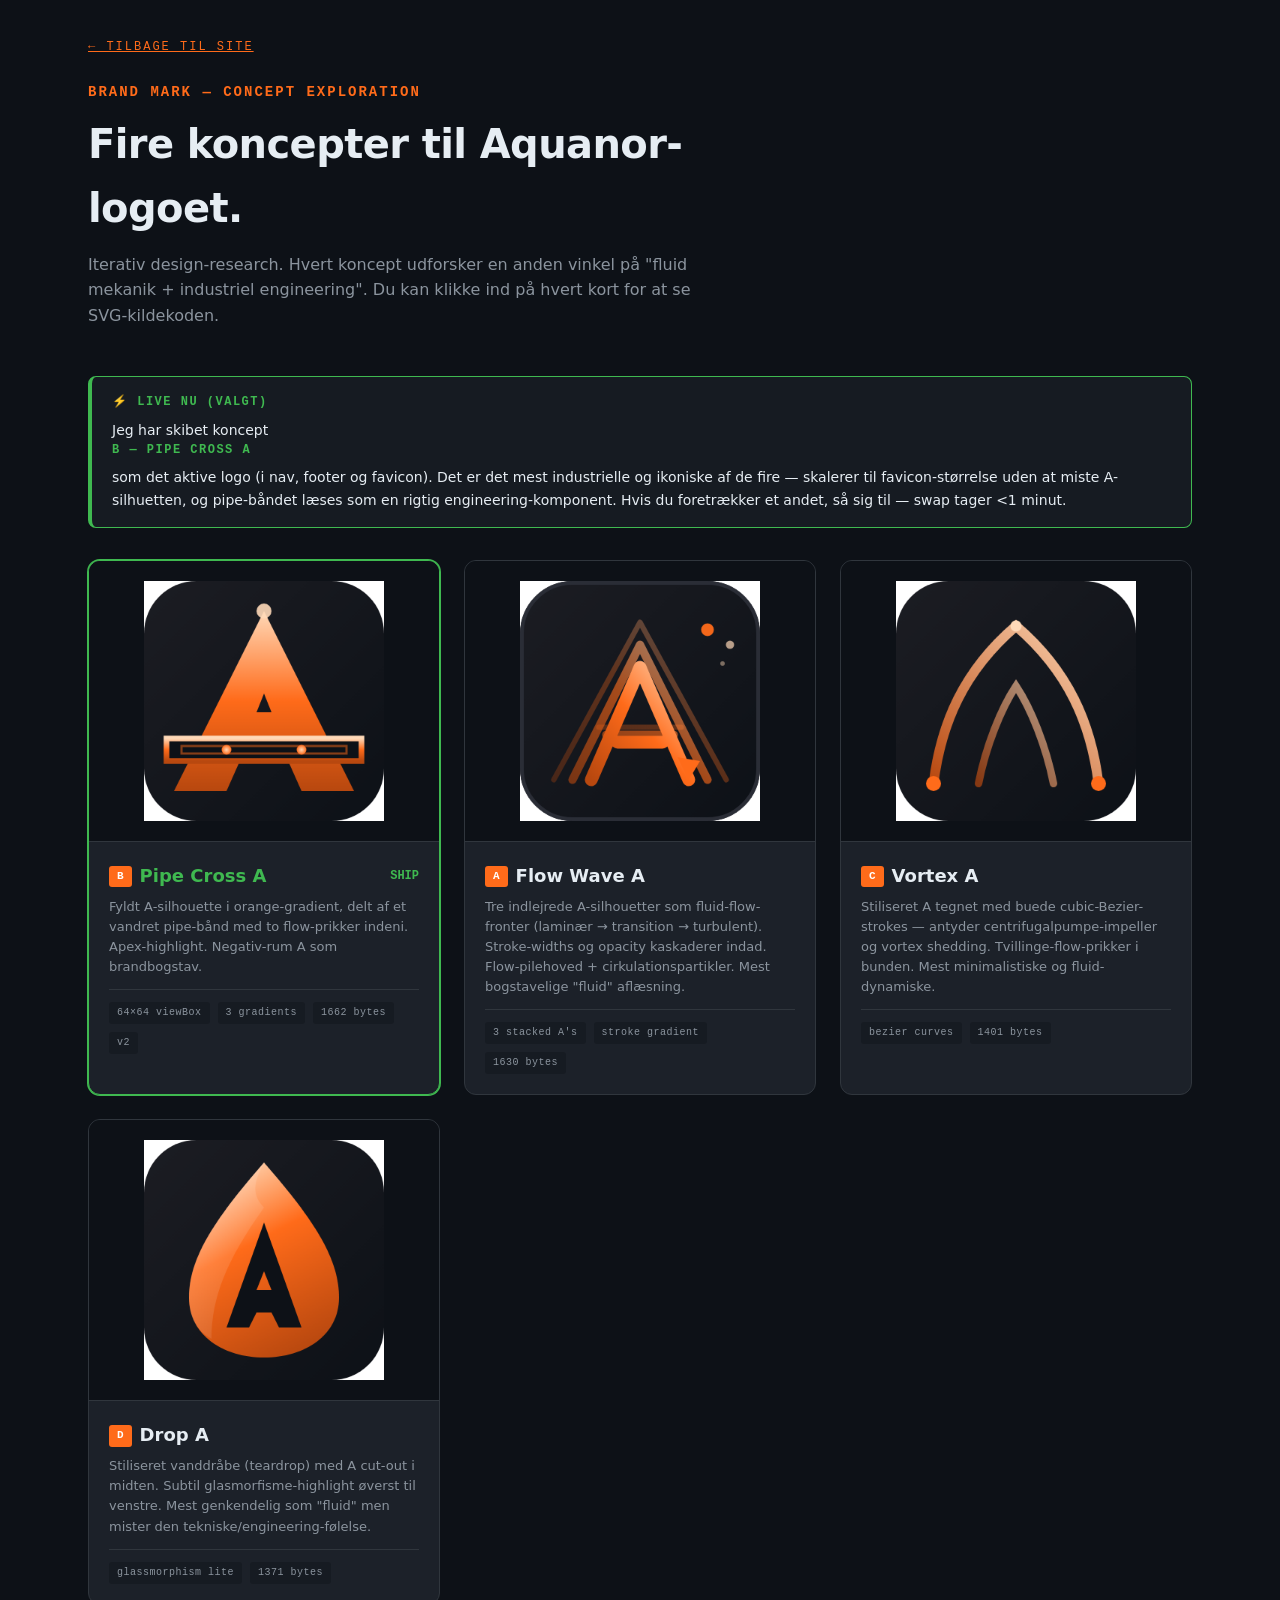
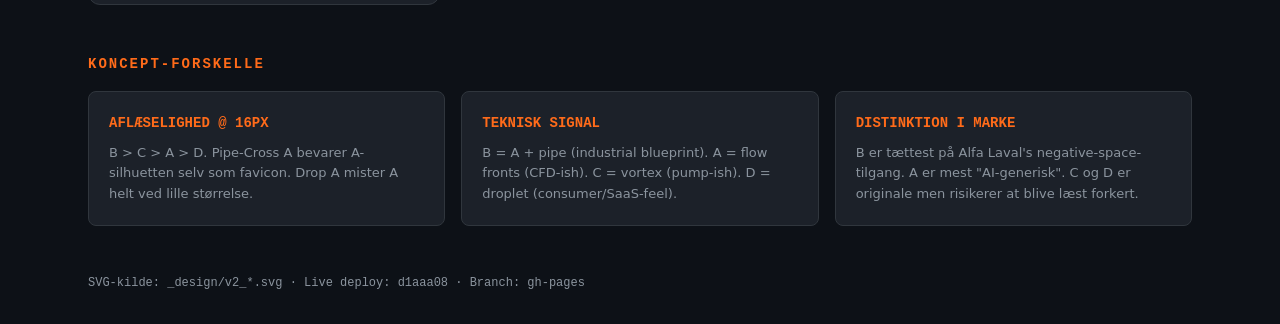
<file: designs.html>
<!DOCTYPE html>
<html lang="da" data-lang="da">
<head>
<meta charset="UTF-8">
<meta name="viewport" content="width=device-width, initial-scale=1.0">
<title>Aquanor — Logo Concepts</title>
<style>
:root{--bg:#0d1117;--bg-elev:#161b22;--bg-card:#1c2129;--border:#30363d;--text:#e6edf3;--text-dim:#8b949e;--accent:#ff6b1a;--accent-dim:#b8480f;--green:#3fb950;--mono:'JetBrains Mono',monospace;--sans:'IBM Plex Sans',system-ui,sans-serif}
*{margin:0;padding:0;box-sizing:border-box}
body{font-family:var(--sans);background:var(--bg);color:var(--text);line-height:1.6;padding:32px clamp(16px,4vw,48px);max-width:1200px;margin:0 auto}
h1{font-family:var(--mono);font-size:14px;color:var(--accent);text-transform:uppercase;letter-spacing:2px;margin-bottom:8px}
h2{font-size:clamp(28px,4vw,40px);font-weight:600;letter-spacing:-.015em;margin-bottom:12px;max-width:720px}
p.lede{color:var(--text-dim);max-width:640px;margin-bottom:48px;font-size:16px}
.shipped{background:var(--bg-elev);border:1px solid var(--green);border-left:4px solid var(--green);border-radius:8px;padding:16px 20px;margin-bottom:32px;font-size:14px}
.shipped strong{color:var(--green);font-family:var(--mono);font-size:12px;text-transform:uppercase;letter-spacing:1.5px;display:block;margin-bottom:6px}
.grid{display:grid;grid-template-columns:repeat(auto-fit,minmax(320px,1fr));gap:24px;margin-bottom:48px}
.card{background:var(--bg-card);border:1px solid var(--border);border-radius:12px;overflow:hidden;transition:transform .2s}
.card:hover{transform:translateY(-2px);border-color:var(--accent)}
.card img{width:100%;height:280px;object-fit:contain;background:#0d1117;display:block;padding:20px}
.card-body{padding:20px;border-top:1px solid var(--border)}
.card h3{font-size:18px;font-weight:600;margin-bottom:6px;display:flex;align-items:center;gap:8px}
.card .tag{font-family:var(--mono);font-size:11px;font-weight:700;background:var(--accent);color:#fff;padding:2px 8px;border-radius:3px}
.card p{font-size:13px;color:var(--text-dim);line-height:1.55}
.card.shipped-card{border-color:var(--green);box-shadow:0 0 0 1px var(--green)}
.card.shipped-card h3{color:var(--green)}
.specs{margin-top:12px;padding-top:12px;border-top:1px solid var(--border);display:flex;flex-wrap:wrap;gap:8px}
.spec{font-family:var(--mono);font-size:10px;color:var(--text-dim);background:var(--bg-elev);padding:3px 8px;border-radius:3px;letter-spacing:.5px}
.back{font-family:var(--mono);font-size:12px;color:var(--accent);text-transform:uppercase;letter-spacing:2px;margin-bottom:24px;display:inline-block}
</style>
</head><body>
<a href="./" class="back">← Tilbage til site</a>
<h1>Brand mark — concept exploration</h1>
<h2>Fire koncepter til Aquanor-logoet.</h2>
<p class="lede">Iterativ design-research. Hvert koncept udforsker en anden vinkel på "fluid mekanik + industriel engineering". Du kan klikke ind på hvert kort for at se SVG-kildekoden.</p>

<div class="shipped">
<strong>⚡ Live nu (valgt)</strong>
Jeg har skibet koncept <strong>B — Pipe Cross A</strong> som det aktive logo (i nav, footer og favicon). Det er det mest industrielle og ikoniske af de fire — skalerer til favicon-størrelse uden at miste A-silhuetten, og pipe-båndet læses som en rigtig engineering-komponent. Hvis du foretrækker et andet, så sig til — swap tager &lt;1 minut.
</div>

<div class="grid">

<div class="card shipped-card">
  <img src="_design/v2_b_pipe_cross.png" alt="Pipe Cross A">
  <div class="card-body">
    <h3><span class="tag">B</span>Pipe Cross A <span style="color:var(--green);font-size:12px;font-family:var(--mono);margin-left:auto">SHIP</span></h3>
    <p>Fyldt A-silhouette i orange-gradient, delt af et vandret pipe-bånd med to flow-prikker indeni. Apex-highlight. Negativ-rum A som brandbogstav.</p>
    <div class="specs"><span class="spec">64×64 viewBox</span><span class="spec">3 gradients</span><span class="spec">1662 bytes</span><span class="spec">v2</span></div>
  </div>
</div>

<div class="card">
  <img src="_design/v2_a_flow_wave.png" alt="Flow Wave A">
  <div class="card-body">
    <h3><span class="tag">A</span>Flow Wave A</h3>
    <p>Tre indlejrede A-silhouetter som fluid-flow-fronter (laminær → transition → turbulent). Stroke-widths og opacity kaskaderer indad. Flow-pilehoved + cirkulationspartikler. Mest bogstavelige "fluid" aflæsning.</p>
    <div class="specs"><span class="spec">3 stacked A's</span><span class="spec">stroke gradient</span><span class="spec">1630 bytes</span></div>
  </div>
</div>

<div class="card">
  <img src="_design/v2_c_vortex.png" alt="Vortex A">
  <div class="card-body">
    <h3><span class="tag">C</span>Vortex A</h3>
    <p>Stiliseret A tegnet med buede cubic-Bezier-strokes — antyder centrifugalpumpe-impeller og vortex shedding. Tvillinge-flow-prikker i bunden. Mest minimalistiske og fluid-dynamiske.</p>
    <div class="specs"><span class="spec">bezier curves</span><span class="spec">1401 bytes</span></div>
  </div>
</div>

<div class="card">
  <img src="_design/v2_d_drop.png" alt="Drop A">
  <div class="card-body">
    <h3><span class="tag">D</span>Drop A</h3>
    <p>Stiliseret vanddråbe (teardrop) med A cut-out i midten. Subtil glasmorfisme-highlight øverst til venstre. Mest genkendelig som "fluid" men mister den tekniske/engineering-følelse.</p>
    <div class="specs"><span class="spec">glassmorphism lite</span><span class="spec">1371 bytes</span></div>
  </div>
</div>

</div>

<h1 style="margin-top:48px">Koncept-forskelle</h1>
<div style="display:grid;grid-template-columns:repeat(auto-fit,minmax(280px,1fr));gap:16px;margin-top:16px">
<div style="background:var(--bg-card);border:1px solid var(--border);border-radius:8px;padding:20px">
<h3 style="font-size:14px;font-family:var(--mono);color:var(--accent);margin-bottom:8px">AFLÆSELIGHED @ 16PX</h3>
<p style="font-size:13px;color:var(--text-dim)">B > C > A > D. Pipe-Cross A bevarer A-silhuetten selv som favicon. Drop A mister A helt ved lille størrelse.</p>
</div>
<div style="background:var(--bg-card);border:1px solid var(--border);border-radius:8px;padding:20px">
<h3 style="font-size:14px;font-family:var(--mono);color:var(--accent);margin-bottom:8px">TEKNISK SIGNAL</h3>
<p style="font-size:13px;color:var(--text-dim)">B = A + pipe (industrial blueprint). A = flow fronts (CFD-ish). C = vortex (pump-ish). D = droplet (consumer/SaaS-feel).</p>
</div>
<div style="background:var(--bg-card);border:1px solid var(--border);border-radius:8px;padding:20px">
<h3 style="font-size:14px;font-family:var(--mono);color:var(--accent);margin-bottom:8px">DISTINKTION I MARKE</h3>
<p style="font-size:13px;color:var(--text-dim)">B er tættest på Alfa Laval's negative-space-tilgang. A er mest "AI-generisk". C og D er originale men risikerer at blive læst forkert.</p>
</div>
</div>

<p style="margin-top:48px;font-size:12px;color:var(--text-dim);font-family:var(--mono)">SVG-kilde: <code>_design/v2_*.svg</code> · Live deploy: d1aaa08 · Branch: gh-pages</p>

</body></html>
</file>
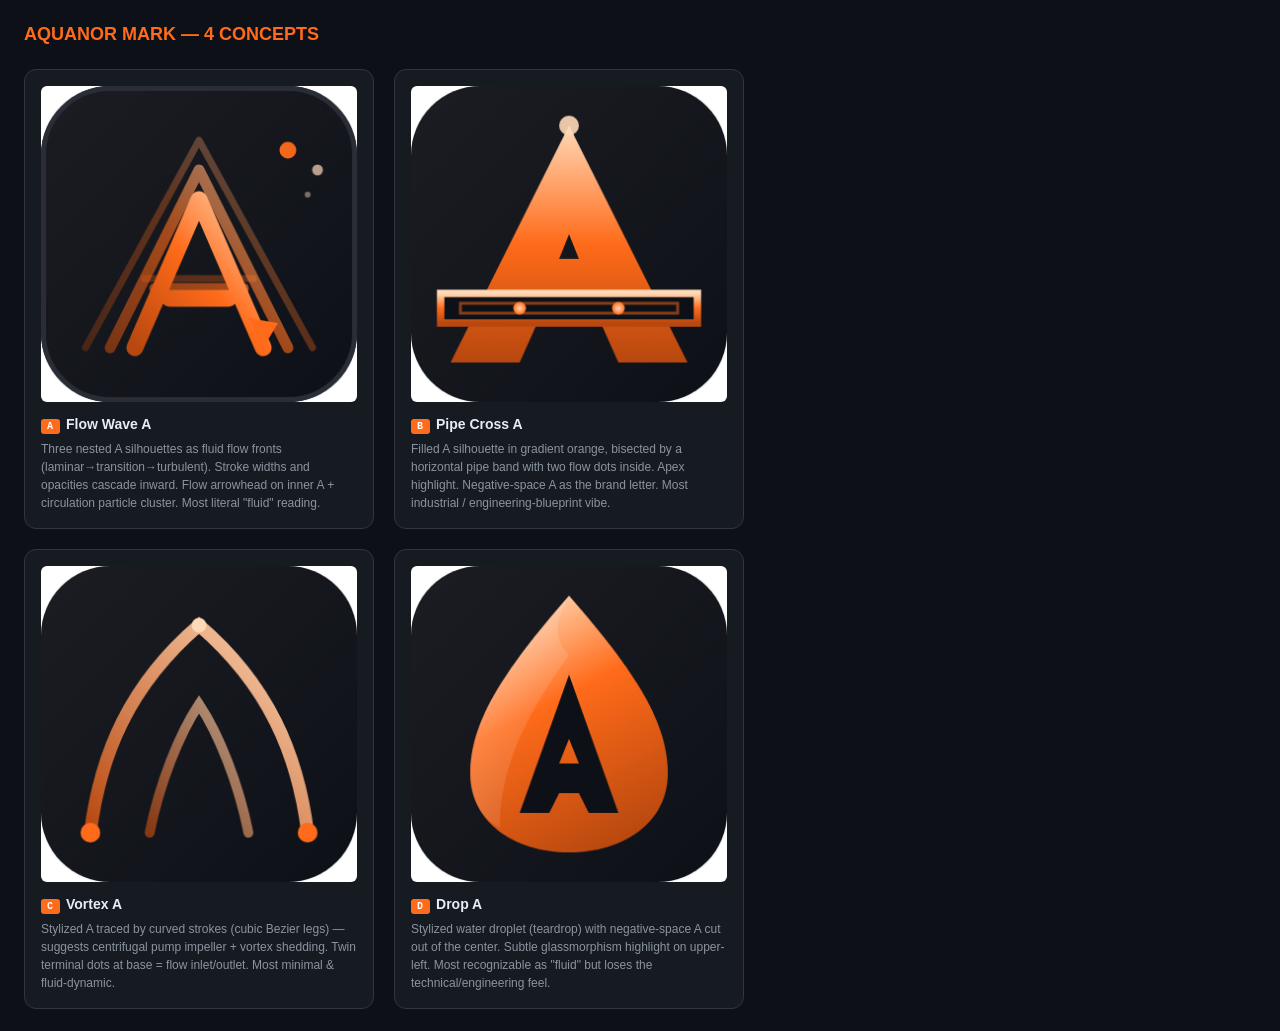
<file: _design/_gallery.html>
<!DOCTYPE html>
<html><head><meta charset="utf-8"><title>Aquanor Mark — 4 Concepts</title>
<style>
body{font-family:-apple-system,sans-serif;background:#0d1117;color:#e6edf3;margin:0;padding:24px}
h1{font-size:18px;margin:0 0 24px;color:#ff6b1a}
.grid{display:grid;grid-template-columns:repeat(2,1fr);gap:20px;max-width:720px}
.card{background:#161b22;border:1px solid #30363d;border-radius:12px;padding:16px}
.card img{width:100%;height:auto;border-radius:6px;background:#0d1117;display:block}
.card h3{margin:14px 0 6px;font-size:14px;color:#e6edf3}
.card p{margin:0;font-size:12px;color:#8b949e;line-height:1.5}
.tag{display:inline-block;font-family:monospace;font-size:10px;background:#ff6b1a;color:#fff;padding:2px 6px;border-radius:3px;margin-right:6px;text-transform:uppercase;letter-spacing:1px}
</style></head><body>
<h1>AQUANOR MARK — 4 CONCEPTS</h1>
<div class="grid">

<div class="card">
  <img src="v2_a_flow_wave.png" alt="Flow Wave A">
  <h3><span class="tag">A</span>Flow Wave A</h3>
  <p>Three nested A silhouettes as fluid flow fronts (laminar→transition→turbulent). Stroke widths and opacities cascade inward. Flow arrowhead on inner A + circulation particle cluster. Most literal "fluid" reading.</p>
</div>

<div class="card">
  <img src="v2_b_pipe_cross.png" alt="Pipe Cross A">
  <h3><span class="tag">B</span>Pipe Cross A</h3>
  <p>Filled A silhouette in gradient orange, bisected by a horizontal pipe band with two flow dots inside. Apex highlight. Negative-space A as the brand letter. Most industrial / engineering-blueprint vibe.</p>
</div>

<div class="card">
  <img src="v2_c_vortex.png" alt="Vortex A">
  <h3><span class="tag">C</span>Vortex A</h3>
  <p>Stylized A traced by curved strokes (cubic Bezier legs) — suggests centrifugal pump impeller + vortex shedding. Twin terminal dots at base = flow inlet/outlet. Most minimal & fluid-dynamic.</p>
</div>

<div class="card">
  <img src="v2_d_drop.png" alt="Drop A">
  <h3><span class="tag">D</span>Drop A</h3>
  <p>Stylized water droplet (teardrop) with negative-space A cut out of the center. Subtle glassmorphism highlight on upper-left. Most recognizable as "fluid" but loses the technical/engineering feel.</p>
</div>

</div></body></html>
</file>
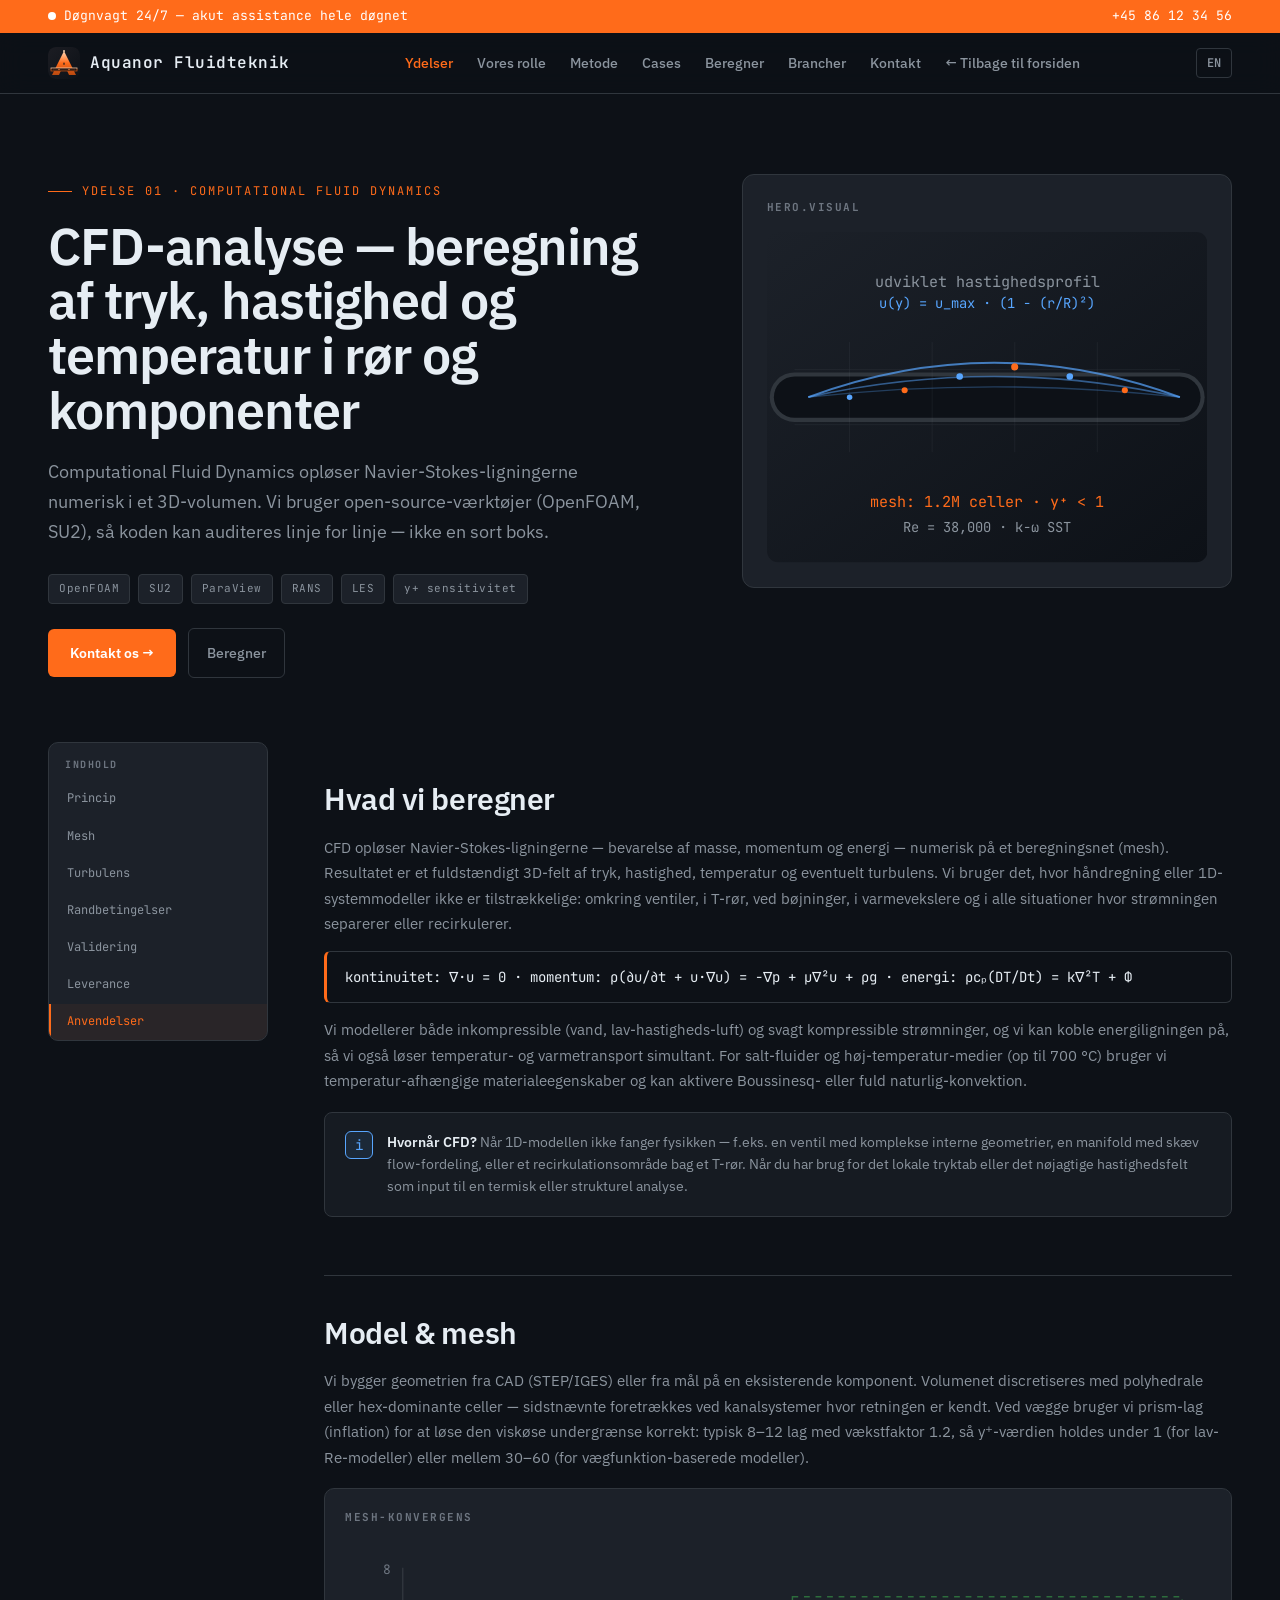
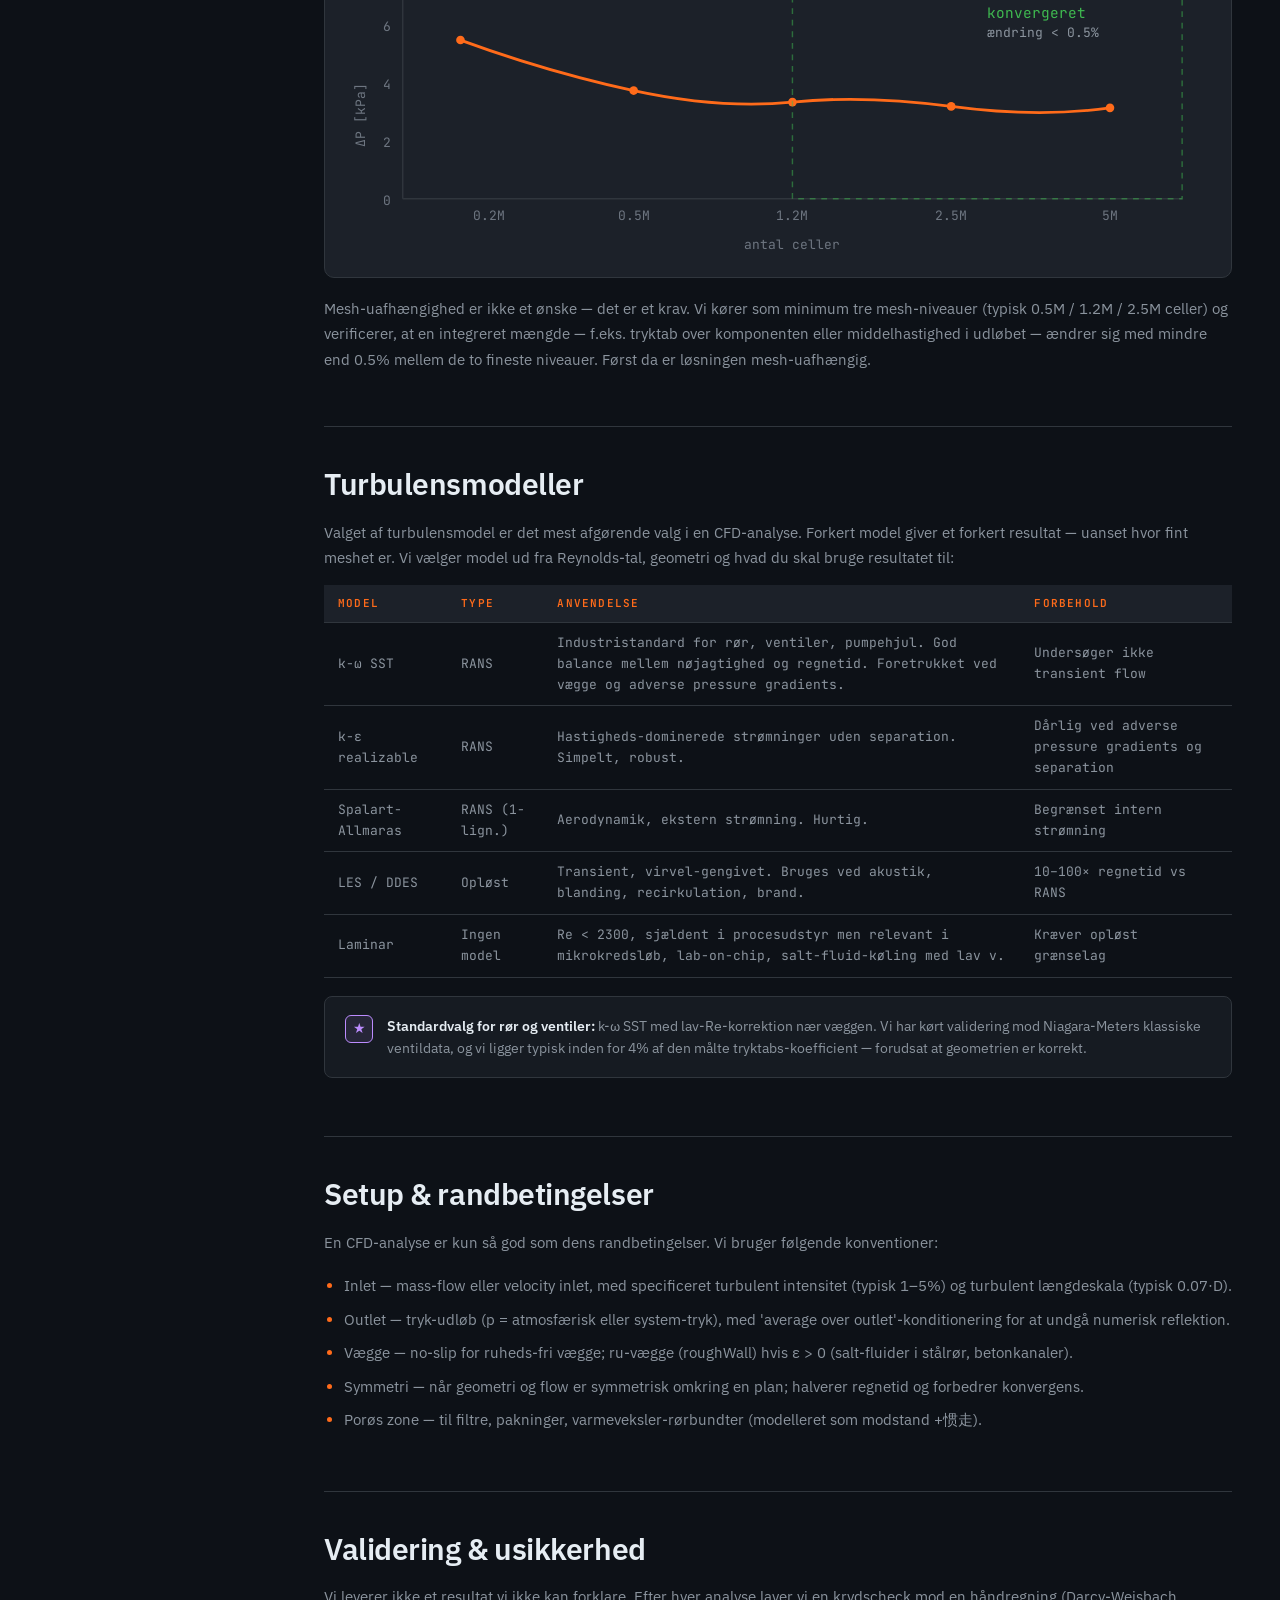
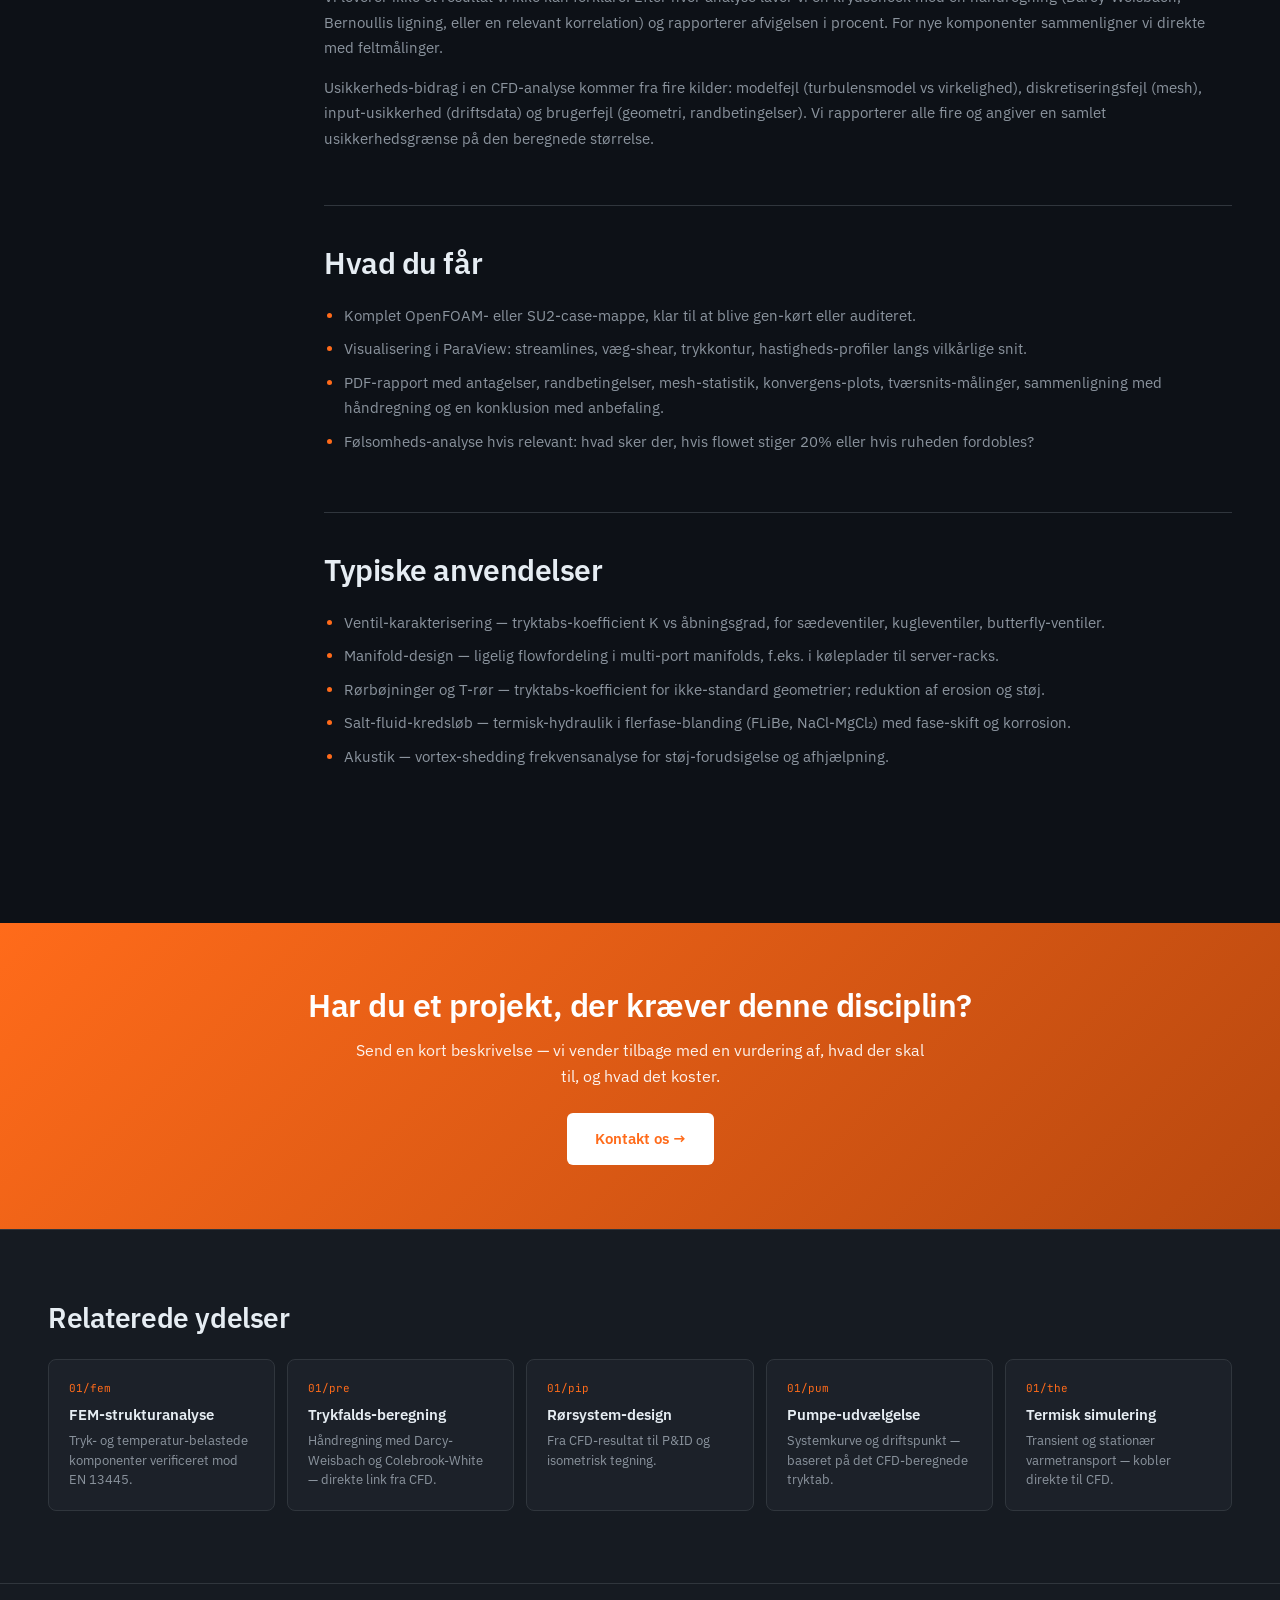
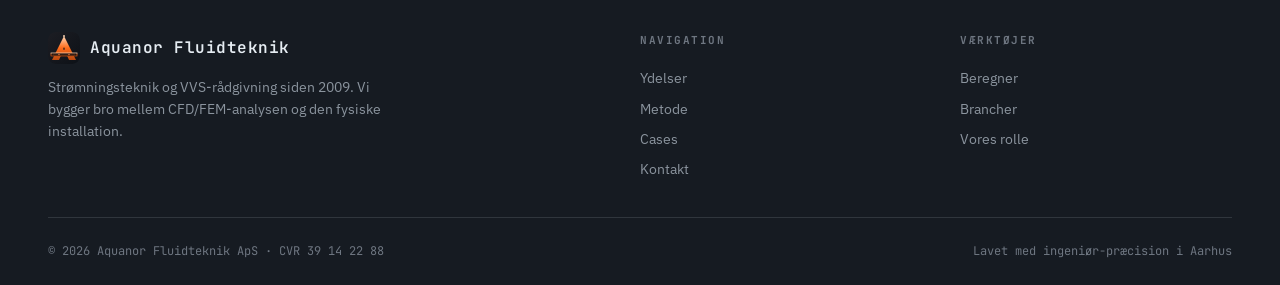
<file: services/cfd.html>
<!DOCTYPE html>
<html lang="da" data-lang="da">
<head>
<meta charset="UTF-8">
<meta name="viewport" content="width=device-width, initial-scale=1.0">
<title>CFD-analyse — beregning af tryk, hastighed og temperatur i rør og komponenter · Aquanor Fluidteknik</title>
<link rel="preconnect" href="https://fonts.googleapis.com">
<link rel="preconnect" href="https://fonts.gstatic.com" crossorigin>
<link href="https://fonts.googleapis.com/css2?family=IBM+Plex+Sans:wght@400;500;600;700&family=JetBrains+Mono:wght@400;500&display=swap" rel="stylesheet">
<link rel="icon" type="image/svg+xml" href="data:image/svg+xml;utf8,<svg xmlns='http://www.w3.org/2000/svg' viewBox='0 0 64 64'><defs><linearGradient id='b' x1='0' y1='0' x2='1' y2='1'><stop offset='0' stop-color='%231c1d23'/><stop offset='1' stop-color='%230d1117'/></linearGradient><linearGradient id='s' x1='0' y1='0' x2='0' y2='1'><stop offset='0' stop-color='%23ffd9b8'/><stop offset='0.5' stop-color='%23ff6b1a'/><stop offset='1' stop-color='%23b8480f'/></linearGradient><radialGradient id='d' cx='0.5' cy='0.5' r='0.5'><stop offset='0' stop-color='%23ffd9b8'/><stop offset='1' stop-color='%23ff6b1a'/></radialGradient></defs><rect width='64' height='64' rx='14' fill='url(%23b)'/><path d='M32 8 L8 56 H22 L26 47 L38 47 L42 56 H56 Z M30 35 L32 30 L34 35 Z' fill='url(%23s)'/><rect x='6' y='42' width='52' height='6' fill='%230d1117' stroke='url(%23s)' stroke-width='1.5'/><rect x='10' y='44' width='44' height='2' fill='none' stroke='%23ff6b1a' stroke-width='0.6' opacity='0.5'/><circle cx='22' cy='45' r='1.3' fill='url(%23d)'/><circle cx='42' cy='45' r='1.3' fill='url(%23d)'/><circle cx='32' cy='8' r='2' fill='%23ffd9b8' opacity='0.9'/></svg>">
<link rel="stylesheet" href="style.css">
</head>
<body>

<!-- STRIP -->
<div class="strip">
  <span><span class="dot"></span><span data-i18n="strip.oncall">Døgnvagt 24/7 — akut assistance hele døgnet</span></span>
  <span data-i18n="strip.phone">+45 86 12 34 56</span>
</div>

<!-- NAV -->
<nav class="nav">
  <a href="../index.html" class="logo">
    <span class="logo-mark"><svg viewBox="0 0 64 64" xmlns="http://www.w3.org/2000/svg" aria-label="Aquanor"><defs><linearGradient id="aqBgV2s" x1="0" y1="0" x2="1" y2="1"><stop offset="0" stop-color="#1c1d23"/><stop offset="1" stop-color="#0d1117"/></linearGradient><linearGradient id="aqStrV2s" x1="0" y1="0" x2="0" y2="1"><stop offset="0" stop-color="#ffd9b8"/><stop offset="0.5" stop-color="#ff6b1a"/><stop offset="1" stop-color="#b8480f"/></linearGradient><radialGradient id="aqDotV2s" cx="0.5" cy="0.5" r="0.5"><stop offset="0" stop-color="#ffd9b8"/><stop offset="1" stop-color="#ff6b1a"/></radialGradient></defs><rect width="64" height="64" rx="14" fill="url(#aqBgV2s)"/><path d="M32 8 L8 56 H22 L26 47 L38 47 L42 56 H56 Z M30 35 L32 30 L34 35 Z" fill="url(#aqStrV2s)"/><rect x="6" y="42" width="52" height="6" fill="#0d1117" stroke="url(#aqStrV2s)" stroke-width="1.5"/><rect x="10" y="44" width="44" height="2" fill="none" stroke="#ff6b1a" stroke-width="0.6" opacity="0.5"/><circle cx="22" cy="45" r="1.3" fill="url(#aqDotV2s)"/><circle cx="42" cy="45" r="1.3" fill="url(#aqDotV2s)"/><circle cx="32" cy="8" r="2" fill="#ffd9b8" opacity="0.9"/></svg></span>
    <span>Aquanor Fluidteknik</span>
  </a>
  <ul class="nav-links" id="navLinks">
    <li><a href="index.html" class="active" data-i18n="nav.services">Ydelser</a></li>
<li><a href="index.html#rolle" data-i18n="nav.role">Vores rolle</a></li>
<li><a href="index.html#metode" data-i18n="nav.method">Metode</a></li>
<li><a href="index.html#cases" data-i18n="nav.cases">Cases</a></li>
<li><a href="index.html#beregner" data-i18n="nav.calc">Beregner</a></li>
<li><a href="index.html#branches" data-i18n="nav.industries">Brancher</a></li>
<li><a href="index.html#kontakt" data-i18n="nav.contact">Kontakt</a></li>

    <li><a href="../index.html" data-i18n="nav.back">← Tilbage til forsiden</a></li>
  </ul>
  <div class="nav-actions">
    <button class="lang-toggle" id="langToggle" aria-label="Switch language">EN</button>
    <button class="hamburger" id="hamburger" aria-label="Menu">
      <span></span><span></span><span></span>
    </button>
  </div>
</nav>
<div class="scroll-progress" id="scrollProgress"></div>

<!-- PAGE HERO -->
<header class="page-hero">
  <div>
    <span class="page-eyebrow">Ydelse 01 · Computational Fluid Dynamics</span>
    <h1 class="page-title">CFD-analyse — beregning af tryk, hastighed og temperatur i rør og komponenter</h1>
    <p class="page-lead">Computational Fluid Dynamics opløser Navier-Stokes-ligningerne numerisk i et 3D-volumen. Vi bruger open-source-værktøjer (OpenFOAM, SU2), så koden kan auditeres linje for linje — ikke en sort boks.</p>
    <div class="page-tags"><span class="page-tag">OpenFOAM</span> <span class="page-tag">SU2</span> <span class="page-tag">ParaView</span> <span class="page-tag">RANS</span> <span class="page-tag">LES</span> <span class="page-tag">y+ sensitivitet</span></div>
    <a href="../index.html#kontakt" class="page-cta" data-i18n="cta.button">Kontakt os →</a>
    <a href="../index.html#beregner" class="page-cta-ghost" data-i18n="nav.calc">Beregner</a>
  </div>
  <div class="hero-visual">
    <h4 data-i18n="hero.visual">Teknisk reference</h4>
    <svg viewBox="0 0 320 240" xmlns="http://www.w3.org/2000/svg" aria-hidden="true">
    <defs>
      <linearGradient id="cfdBg" x1="0" y1="0" x2="1" y2="1"><stop offset="0" stop-color="#1c2129"/><stop offset="1" stop-color="#0d1117"/></linearGradient>
      <linearGradient id="cfdHeat" x1="0" y1="0" x2="1" y2="0">
        <stop offset="0" stop-color="#58a6ff" stop-opacity="0.2"/>
        <stop offset=".5" stop-color="#58a6ff" stop-opacity=".9"/>
        <stop offset="1" stop-color="#58a6ff" stop-opacity="0.2"/>
      </linearGradient>
    </defs>
    <rect width="320" height="240" fill="url(#cfdBg)" rx="8"/>
    <!-- Pipe -->
    <path d="M20 120 H300" stroke="#30363d" stroke-width="36" fill="none" stroke-linecap="round"/>
    <path d="M20 120 H300" stroke="#0d1117" stroke-width="30" fill="none" stroke-linecap="round"/>
    <!-- Velocity profile parabola -->
    <path d="M30 120 Q165 70 300 120" stroke="#58a6ff" stroke-width="1.5" fill="none" opacity=".7"/>
    <path d="M30 120 Q165 90 300 120" stroke="#58a6ff" stroke-width="1.2" fill="none" opacity=".5"/>
    <path d="M30 120 Q165 105 300 120" stroke="#58a6ff" stroke-width="1" fill="none" opacity=".3"/>
    <!-- Flow particles -->
    <circle cx="60"  cy="120" r="2" fill="#58a6ff"/>
    <circle cx="100" cy="115" r="2.2" fill="#ff6b1a"/>
    <circle cx="140" cy="105" r="2.4" fill="#58a6ff"/>
    <circle cx="180" cy="98"  r="2.6" fill="#ff6b1a"/>
    <circle cx="220" cy="105" r="2.4" fill="#58a6ff"/>
    <circle cx="260" cy="115" r="2.2" fill="#ff6b1a"/>
    <!-- Mesh hint -->
    <g opacity=".15" stroke="#8b949e" stroke-width=".4" fill="none">
      <line x1="20" y1="100" x2="300" y2="100"/><line x1="20" y1="140" x2="300" y2="140"/>
      <line x1="60"  y1="80" x2="60"  y2="160"/><line x1="120" y1="80" x2="120" y2="160"/>
      <line x1="180" y1="80" x2="180" y2="160"/><line x1="240" y1="80" x2="240" y2="160"/>
    </g>
    <!-- Annotation -->
    <text x="160" y="40" font-family="JetBrains Mono" font-size="11" fill="#8b949e" text-anchor="middle">udviklet hastighedsprofil</text>
    <text x="160" y="55" font-family="JetBrains Mono" font-size="10" fill="#58a6ff" text-anchor="middle">u(y) = u_max · (1 − (r/R)²)</text>
    <text x="160" y="200" font-family="JetBrains Mono" font-size="11" fill="#ff6b1a" text-anchor="middle">mesh: 1.2M celler · y⁺ &lt; 1</text>
    <text x="160" y="218" font-family="JetBrains Mono" font-size="10" fill="#8b949e" text-anchor="middle">Re = 38,000 · k-ω SST</text>
  </svg>
  </div>
</header>

<!-- LAYOUT: SIDEBAR + CONTENT -->
<div class="layout">
  <aside class="sidenav">
    <h5>Indhold</h5>
    <a href="#hvad">Princip</a>
<a href="#model">Mesh</a>
<a href="#turbulens">Turbulens</a>
<a href="#setup">Randbetingelser</a>
<a href="#validering">Validering</a>
<a href="#leverance">Leverance</a>
<a href="#anvendelse">Anvendelser</a>

  </aside>
  <main class="content">
    <div class="block" id="hvad">
<h2 data-i18n-da="Hvad vi beregner">Hvad vi beregner</h2>
<div class="reveal" data-delay="1"><p data-i18n-dp="0" data-da="CFD opløser Navier-Stokes-ligningerne — bevarelse af masse, momentum og energi — numerisk på et beregningsnet (mesh). Resultatet er et fuldstændigt 3D-felt af tryk, hastighed, temperatur og eventuelt turbulens. Vi bruger det, hvor håndregning eller 1D-systemmodeller ikke er tilstrækkelige: omkring ventiler, i T-rør, ved bøjninger, i varmevekslere og i alle situationer hvor strømningen separerer eller recirkulerer." data-en="CFD solves the Navier-Stokes equations — conservation of mass, momentum, and energy — numerically on a computational mesh. The result is a complete 3D field of pressure, velocity, temperature, and (where needed) turbulence. We use it where hand-calc or 1D system models are insufficient: around valves, in tees, at bends, in heat exchangers, and anywhere the flow separates or recirculates.">CFD opløser Navier-Stokes-ligningerne — bevarelse af masse, momentum og energi — numerisk på et beregningsnet (mesh). Resultatet er et fuldstændigt 3D-felt af tryk, hastighed, temperatur og eventuelt turbulens. Vi bruger det, hvor håndregning eller 1D-systemmodeller ikke er tilstrækkelige: omkring ventiler, i T-rør, ved bøjninger, i varmevekslere og i alle situationer hvor strømningen separerer eller recirkulerer.</p></div>
<div class="formula reveal" data-delay="1">kontinuitet:  ∇·u = 0   ·   momentum:  ρ(∂u/∂t + u·∇u) = −∇p + μ∇²u + ρg   ·   energi:  ρcₚ(DT/Dt) = k∇²T + Φ</div>
<div class="reveal" data-delay="1"><p data-i18n-dp="0" data-da="Vi modellerer både inkompressible (vand, lav-hastigheds-luft) og svagt kompressible strømninger, og vi kan koble energiligningen på, så vi også løser temperatur- og varmetransport simultant. For salt-fluider og høj-temperatur-medier (op til 700 °C) bruger vi temperatur-afhængige materialeegenskaber og kan aktivere Boussinesq- eller fuld naturlig-konvektion." data-en="We model both incompressible (water, low-velocity air) and weakly compressible flows, and we can couple the energy equation so we solve temperature and heat transfer simultaneously. For salt fluids and high-temperature media (up to 700 °C) we use temperature-dependent material properties and can activate Boussinesq or full natural convection.">Vi modellerer både inkompressible (vand, lav-hastigheds-luft) og svagt kompressible strømninger, og vi kan koble energiligningen på, så vi også løser temperatur- og varmetransport simultant. For salt-fluider og høj-temperatur-medier (op til 700 °C) bruger vi temperatur-afhængige materialeegenskaber og kan aktivere Boussinesq- eller fuld naturlig-konvektion.</p></div>
<div class="callout tip reveal" data-delay="1"><div class="icon">i</div><p><strong>Hvornår CFD?</strong> Når 1D-modellen ikke fanger fysikken — f.eks. en ventil med komplekse interne geometrier, en manifold med skæv flow-fordeling, eller et recirkulationsområde bag et T-rør. Når du har brug for det lokale tryktab eller det nøjagtige hastighedsfelt som input til en termisk eller strukturel analyse.</p></div>
</div>
<div class="block" id="model">
<h2 data-i18n-da="Model &amp; mesh">Model & mesh</h2>
<div class="reveal" data-delay="1"><p data-i18n-dp="0" data-da="Vi bygger geometrien fra CAD (STEP/IGES) eller fra mål på en eksisterende komponent. Volumenet discretiseres med polyhedrale eller hex-dominante celler — sidstnævnte foretrækkes ved kanalsystemer hvor retningen er kendt. Ved vægge bruger vi prism-lag (inflation) for at løse den viskøse undergrænse korrekt: typisk 8–12 lag med vækstfaktor 1.2, så y⁺-værdien holdes under 1 (for lav-Re-modeller) eller mellem 30–60 (for vægfunktion-baserede modeller)." data-en="We build the geometry from CAD (STEP/IGES) or from measurements on an existing component. The volume is discretised with polyhedral or hex-dominant cells — the latter preferred for ducted systems where the direction is known. At walls we use prism layers (inflation) to resolve the viscous sublayer correctly: typically 8–12 layers with growth ratio 1.2, keeping y⁺ below 1 (low-Re models) or between 30–60 (wall-function models).">Vi bygger geometrien fra CAD (STEP/IGES) eller fra mål på en eksisterende komponent. Volumenet discretiseres med polyhedrale eller hex-dominante celler — sidstnævnte foretrækkes ved kanalsystemer hvor retningen er kendt. Ved vægge bruger vi prism-lag (inflation) for at løse den viskøse undergrænse korrekt: typisk 8–12 lag med vækstfaktor 1.2, så y⁺-værdien holdes under 1 (for lav-Re-modeller) eller mellem 30–60 (for vægfunktion-baserede modeller).</p></div>
<div class="diagram reveal" data-delay="1"><h5>Mesh-konvergens</h5><svg viewBox="0 0 600 220" xmlns="http://www.w3.org/2000/svg" aria-hidden="true">
            <rect width="600" height="220" fill="none"/>
            <line x1="40" y1="180" x2="580" y2="180" stroke="#30363d" stroke-width="1"/>
            <line x1="40" y1="20"  x2="40"  y2="180" stroke="#30363d" stroke-width="1"/>
            <!-- y axis ticks -->
            <g font-family="JetBrains Mono" font-size="9" fill="#6e7681">
              <text x="32" y="184" text-anchor="end">0</text>
              <text x="32" y="144" text-anchor="end">2</text>
              <text x="32" y="104" text-anchor="end">4</text>
              <text x="32" y="64"  text-anchor="end">6</text>
              <text x="32" y="24"  text-anchor="end">8</text>
              <text x="14" y="100" text-anchor="end" transform="rotate(-90 14 100)">ΔP [kPa]</text>
            </g>
            <!-- x axis ticks -->
            <g font-family="JetBrains Mono" font-size="9" fill="#6e7681" text-anchor="middle">
              <text x="100" y="195">0.2M</text>
              <text x="200" y="195">0.5M</text>
              <text x="310" y="195">1.2M</text>
              <text x="420" y="195">2.5M</text>
              <text x="530" y="195">5M</text>
              <text x="310" y="215">antal celler</text>
            </g>
            <!-- Convergence curve -->
            <path d="M80 70 Q140 92 200 105 T310 113 T420 116 T530 117" stroke="#ff6b1a" stroke-width="2" fill="none"/>
            <circle cx="80"  cy="70"  r="3" fill="#ff6b1a"/>
            <circle cx="200" cy="105" r="3" fill="#ff6b1a"/>
            <circle cx="310" cy="113" r="3" fill="#ff6b1a"/>
            <circle cx="420" cy="116" r="3" fill="#ff6b1a"/>
            <circle cx="530" cy="117" r="3" fill="#ff6b1a"/>
            <!-- Highlight converged region -->
            <rect x="310" y="40" width="270" height="140" fill="none" stroke="#3fb950" stroke-width="1" stroke-dasharray="4 4" opacity=".5"/>
            <text x="445" y="55" font-family="JetBrains Mono" font-size="10" fill="#3fb950">konvergeret</text>
            <text x="445" y="68" font-family="JetBrains Mono" font-size="9" fill="#8b949e">ændring &lt; 0.5%</text>
          </svg></div>
<div class="reveal" data-delay="1"><p data-i18n-dp="0" data-da="Mesh-uafhængighed er ikke et ønske — det er et krav. Vi kører som minimum tre mesh-niveauer (typisk 0.5M / 1.2M / 2.5M celler) og verificerer, at en integreret mængde — f.eks. tryktab over komponenten eller middelhastighed i udløbet — ændrer sig med mindre end 0.5% mellem de to fineste niveauer. Først da er løsningen mesh-uafhængig." data-en="Mesh independence is not optional — it's a requirement. We run at minimum three mesh levels (typically 0.5M / 1.2M / 2.5M cells) and verify that an integrated quantity — e.g. pressure drop across the component or mean outlet velocity — changes by less than 0.5% between the two finest levels. Only then is the solution mesh-independent.">Mesh-uafhængighed er ikke et ønske — det er et krav. Vi kører som minimum tre mesh-niveauer (typisk 0.5M / 1.2M / 2.5M celler) og verificerer, at en integreret mængde — f.eks. tryktab over komponenten eller middelhastighed i udløbet — ændrer sig med mindre end 0.5% mellem de to fineste niveauer. Først da er løsningen mesh-uafhængig.</p></div>
</div>
<div class="block" id="turbulens">
<h2 data-i18n-da="Turbulensmodeller">Turbulensmodeller</h2>
<div class="reveal" data-delay="1"><p data-i18n-dp="0" data-da="Valget af turbulensmodel er det mest afgørende valg i en CFD-analyse. Forkert model giver et forkert resultat — uanset hvor fint meshet er. Vi vælger model ud fra Reynolds-tal, geometri og hvad du skal bruge resultatet til:" data-en="The turbulence model choice is the single most important decision in a CFD analysis. The wrong model gives a wrong result — no matter how fine the mesh. We pick the model from Reynolds number, geometry, and what you need the result for:">Valget af turbulensmodel er det mest afgørende valg i en CFD-analyse. Forkert model giver et forkert resultat — uanset hvor fint meshet er. Vi vælger model ud fra Reynolds-tal, geometri og hvad du skal bruge resultatet til:</p></div>
<div class="reveal" data-delay="1"><table class="spec"><thead><tr><th>Model</th><th>Type</th><th>Anvendelse</th><th>Forbehold</th></tr></thead>
             <tbody>
             <tr><td>k-ω SST</td><td>RANS</td><td>Industristandard for rør, ventiler, pumpehjul. God balance mellem nøjagtighed og regnetid. Foretrukket ved vægge og adverse pressure gradients.</td><td>Undersøger ikke transient flow</td></tr>
             <tr><td>k-ε realizable</td><td>RANS</td><td>Hastigheds-dominerede strømninger uden separation. Simpelt, robust.</td><td>Dårlig ved adverse pressure gradients og separation</td></tr>
             <tr><td>Spalart-Allmaras</td><td>RANS (1-lign.)</td><td>Aerodynamik, ekstern strømning. Hurtig.</td><td>Begrænset intern strømning</td></tr>
             <tr><td>LES / DDES</td><td>Opløst</td><td>Transient, virvel-gengivet. Bruges ved akustik, blanding, recirkulation, brand.</td><td>10–100× regnetid vs RANS</td></tr>
             <tr><td>Laminar</td><td>Ingen model</td><td>Re &lt; 2300, sjældent i procesudstyr men relevant i mikrokredsløb, lab-on-chip, salt-fluid-køling med lav v.</td><td>Kræver opløst grænselag</td></tr>
             </tbody></table></div>
<div class="callout note reveal" data-delay="1"><div class="icon">★</div><p><strong>Standardvalg for rør og ventiler:</strong> k-ω SST med lav-Re-korrektion nær væggen. Vi har kørt validering mod Niagara-Meters klassiske ventildata, og vi ligger typisk inden for 4% af den målte tryktabs-koefficient — forudsat at geometrien er korrekt.</p></div>
</div>
<div class="block" id="setup">
<h2 data-i18n-da="Setup &amp; randbetingelser">Setup & randbetingelser</h2>
<div class="reveal" data-delay="1"><p data-i18n-dp="0" data-da="En CFD-analyse er kun så god som dens randbetingelser. Vi bruger følgende konventioner:" data-en="A CFD analysis is only as good as its boundary conditions. We use the following conventions:">En CFD-analyse er kun så god som dens randbetingelser. Vi bruger følgende konventioner:</p></div>
<div class="reveal" data-delay="1"><ul><li>Inlet — mass-flow eller velocity inlet, med specificeret turbulent intensitet (typisk 1–5%) og turbulent længdeskala (typisk 0.07·D).</li>
<li>Outlet — tryk-udløb (p = atmosfærisk eller system-tryk), med 'average over outlet'-konditionering for at undgå numerisk reflektion.</li>
<li>Vægge — no-slip for ruheds-fri vægge; ru-vægge (roughWall) hvis ε &gt; 0 (salt-fluider i stålrør, betonkanaler).</li>
<li>Symmetri — når geometri og flow er symmetrisk omkring en plan; halverer regnetid og forbedrer konvergens.</li>
<li>Porøs zone — til filtre, pakninger, varmeveksler-rørbundter (modelleret som modstand +惯走).</li></ul></div>
</div>
<div class="block" id="validering">
<h2 data-i18n-da="Validering &amp; usikkerhed">Validering & usikkerhed</h2>
<div class="reveal" data-delay="1"><p data-i18n-dp="0" data-da="Vi leverer ikke et resultat vi ikke kan forklare. Efter hver analyse laver vi en krydscheck mod en håndregning (Darcy-Weisbach, Bernoullis ligning, eller en relevant korrelation) og rapporterer afvigelsen i procent. For nye komponenter sammenligner vi direkte med feltmålinger." data-en="We do not deliver a result we cannot explain. After each analysis we cross-check against a hand calculation (Darcy-Weisbach, Bernoulli, or a relevant correlation) and report the deviation in percent. For novel components we compare directly with field measurements.">Vi leverer ikke et resultat vi ikke kan forklare. Efter hver analyse laver vi en krydscheck mod en håndregning (Darcy-Weisbach, Bernoullis ligning, eller en relevant korrelation) og rapporterer afvigelsen i procent. For nye komponenter sammenligner vi direkte med feltmålinger.</p></div>
<div class="reveal" data-delay="1"><p data-i18n-dp="0" data-da="Usikkerheds-bidrag i en CFD-analyse kommer fra fire kilder: modelfejl (turbulensmodel vs virkelighed), diskretiseringsfejl (mesh), input-usikkerhed (driftsdata) og brugerfejl (geometri, randbetingelser). Vi rapporterer alle fire og angiver en samlet usikkerhedsgrænse på den beregnede størrelse." data-en="Uncertainty in a CFD analysis comes from four sources: model error (turbulence model vs reality), discretisation error (mesh), input uncertainty (operating data), and user error (geometry, BCs). We report all four and give a combined uncertainty bound on the computed quantity.">Usikkerheds-bidrag i en CFD-analyse kommer fra fire kilder: modelfejl (turbulensmodel vs virkelighed), diskretiseringsfejl (mesh), input-usikkerhed (driftsdata) og brugerfejl (geometri, randbetingelser). Vi rapporterer alle fire og angiver en samlet usikkerhedsgrænse på den beregnede størrelse.</p></div>
</div>
<div class="block" id="leverance">
<h2 data-i18n-da="Hvad du får">Hvad du får</h2>
<div class="reveal" data-delay="1"><ul><li>Komplet OpenFOAM- eller SU2-case-mappe, klar til at blive gen-kørt eller auditeret.</li>
<li>Visualisering i ParaView: streamlines, væg-shear, trykkontur, hastigheds-profiler langs vilkårlige snit.</li>
<li>PDF-rapport med antagelser, randbetingelser, mesh-statistik, konvergens-plots, tværsnits-målinger, sammenligning med håndregning og en konklusion med anbefaling.</li>
<li>Følsomheds-analyse hvis relevant: hvad sker der, hvis flowet stiger 20% eller hvis ruheden fordobles?</li></ul></div>
</div>
<div class="block" id="anvendelse">
<h2 data-i18n-da="Typiske anvendelser">Typiske anvendelser</h2>
<div class="reveal" data-delay="1"><ul><li>Ventil-karakterisering — tryktabs-koefficient K vs åbningsgrad, for sædeventiler, kugleventiler, butterfly-ventiler.</li>
<li>Manifold-design — ligelig flowfordeling i multi-port manifolds, f.eks. i køleplader til server-racks.</li>
<li>Rørbøjninger og T-rør — tryktabs-koefficient for ikke-standard geometrier; reduktion af erosion og støj.</li>
<li>Salt-fluid-kredsløb — termisk-hydraulik i flerfase-blanding (FLiBe, NaCl-MgCl₂) med fase-skift og korrosion.</li>
<li>Akustik — vortex-shedding frekvensanalyse for støj-forudsigelse og afhjælpning.</li></ul></div>
</div>
  </main>
</div>

<!-- CTA STRIP -->
<section class="cta-strip">
  <h2 data-i18n="cta.title">Har du et projekt, der kræver denne disciplin?</h2>
  <p data-i18n="cta.lead">Send en kort beskrivelse — vi vender tilbage med en vurdering af, hvad der skal til, og hvad det koster.</p>
  <a href="../index.html#kontakt" class="cta" data-i18n="cta.button">Kontakt os →</a>
</section>

<!-- RELATED -->
<section class="related">
  <div class="related-inner">
    <h2 data-i18n="related.title">Relaterede ydelser</h2>
    <div class="related-grid">
      <a class="related-card" href="fem.html">
          <div class="related-num">01/fem</div>
          <div class="related-name">FEM-strukturanalyse</div>
          <div class="related-desc">Tryk- og temperatur-belastede komponenter verificeret mod EN 13445.</div>
        </a><a class="related-card" href="pressure-drop.html">
          <div class="related-num">01/pre</div>
          <div class="related-name">Trykfalds-beregning</div>
          <div class="related-desc">Håndregning med Darcy-Weisbach og Colebrook-White — direkte link fra CFD.</div>
        </a><a class="related-card" href="pipe-design.html">
          <div class="related-num">01/pip</div>
          <div class="related-name">Rørsystem-design</div>
          <div class="related-desc">Fra CFD-resultat til P&amp;ID og isometrisk tegning.</div>
        </a><a class="related-card" href="pump-selection.html">
          <div class="related-num">01/pum</div>
          <div class="related-name">Pumpe-udvælgelse</div>
          <div class="related-desc">Systemkurve og driftspunkt — baseret på det CFD-beregnede tryktab.</div>
        </a><a class="related-card" href="thermal.html">
          <div class="related-num">01/the</div>
          <div class="related-name">Termisk simulering</div>
          <div class="related-desc">Transient og stationær varmetransport — kobler direkte til CFD.</div>
        </a>
    </div>
  </div>
</section>

<!-- FOOTER -->
<footer>
  <div class="footer-inner">
    <div class="footer-brand">
      <div class="logo"><span class="logo-mark"><svg viewBox="0 0 64 64" xmlns="http://www.w3.org/2000/svg" aria-label="Aquanor"><defs><linearGradient id="aqBgV2s" x1="0" y1="0" x2="1" y2="1"><stop offset="0" stop-color="#1c1d23"/><stop offset="1" stop-color="#0d1117"/></linearGradient><linearGradient id="aqStrV2s" x1="0" y1="0" x2="0" y2="1"><stop offset="0" stop-color="#ffd9b8"/><stop offset="0.5" stop-color="#ff6b1a"/><stop offset="1" stop-color="#b8480f"/></linearGradient><radialGradient id="aqDotV2s" cx="0.5" cy="0.5" r="0.5"><stop offset="0" stop-color="#ffd9b8"/><stop offset="1" stop-color="#ff6b1a"/></radialGradient></defs><rect width="64" height="64" rx="14" fill="url(#aqBgV2s)"/><path d="M32 8 L8 56 H22 L26 47 L38 47 L42 56 H56 Z M30 35 L32 30 L34 35 Z" fill="url(#aqStrV2s)"/><rect x="6" y="42" width="52" height="6" fill="#0d1117" stroke="url(#aqStrV2s)" stroke-width="1.5"/><rect x="10" y="44" width="44" height="2" fill="none" stroke="#ff6b1a" stroke-width="0.6" opacity="0.5"/><circle cx="22" cy="45" r="1.3" fill="url(#aqDotV2s)"/><circle cx="42" cy="45" r="1.3" fill="url(#aqDotV2s)"/><circle cx="32" cy="8" r="2" fill="#ffd9b8" opacity="0.9"/></svg></span><span>Aquanor Fluidteknik</span></div>
      <p data-i18n="footer.tag">Strømningsteknik og VVS-rådgivning siden 2009. Vi bygger bro mellem CFD/FEM-analysen og den fysiske installation.</p>
    </div>
    <div class="footer-col">
      <h4 data-i18n="footer.nav">Navigation</h4>
      <ul>
        <li><a href="../index.html#ydelser" data-i18n="nav.services">Ydelser</a></li>
        <li><a href="../index.html#metode" data-i18n="nav.method">Metode</a></li>
        <li><a href="../index.html#cases" data-i18n="nav.cases">Cases</a></li>
        <li><a href="../index.html#kontakt" data-i18n="nav.contact">Kontakt</a></li>
      </ul>
    </div>
    <div class="footer-col">
      <h4 data-i18n="footer.tools">Værktøjer</h4>
      <ul>
        <li><a href="../index.html#beregner" data-i18n="nav.calc">Beregner</a></li>
        <li><a href="../index.html#branches" data-i18n="nav.industries">Brancher</a></li>
        <li><a href="../index.html#rolle" data-i18n="nav.role">Vores rolle</a></li>
      </ul>
    </div>
  </div>
  <div class="footer-bottom">
    <span data-i18n="footer.copyright">© 2026 Aquanor Fluidteknik ApS · CVR 39 14 22 88</span>
    <span data-i18n="footer.made">Lavet med ingeniør-præcision i Aarhus</span>
  </div>
</footer>

<!-- I18N DATA -->
<script id="page-i18n" type="application/json">{"strip.oncall": ["Døgnvagt 24/7 — akut assistance hele døgnet", "On-call dispatch 24/7 — emergency assistance around the clock"], "strip.phone": ["+45 86 12 34 56", "+45 86 12 34 56"], "nav.services": ["Ydelser", "Services"], "nav.role": ["Vores rolle", "Our role"], "nav.method": ["Metode", "Method"], "nav.cases": ["Cases", "Cases"], "nav.calc": ["Beregner", "Calculator"], "nav.industries": ["Brancher", "Industries"], "nav.contact": ["Kontakt", "Contact"], "nav.back": ["← Tilbage til forsiden", "← Back to overview"], "footer.tag": ["Strømningsteknik og VVS-rådgivning siden 2009. Vi bygger bro mellem CFD/FEM-analysen og den fysiske installation.", "Flow engineering and HVAC consultancy since 2009. We bridge the gap between CFD/FEM analysis and physical installation."], "footer.nav": ["Navigation", "Navigation"], "footer.tools": ["Værktøjer", "Tools"], "footer.made": ["Lavet med ingeniør-præcision i Aarhus", "Engineered with precision in Aarhus"], "footer.copyright": ["© 2026 Aquanor Fluidteknik ApS · CVR 39 14 22 88", "© 2026 Aquanor Fluidteknik ApS · VAT 39 14 22 88"], "related.title": ["Relaterede ydelser", "Related services"], "related.lead": ["Vi leverer alle seks discipliner med samme ingeniør som ansvarlig fra start til slut.", "We deliver all six disciplines with the same engineer responsible from start to finish."], "cta.title": ["Har du et projekt, der kræver denne disciplin?", "Got a project that needs this discipline?"], "cta.lead": ["Send en kort beskrivelse — vi vender tilbage med en vurdering af, hvad der skal til, og hvad det koster.", "Send a short description — we'll get back with an assessment of what's needed and what it costs."], "cta.button": ["Kontakt os →", "Get in touch →"], "title": ["CFD-analyse — beregning af tryk, hastighed og temperatur i rør og komponenter", "CFD analysis — pressure, velocity, and temperature prediction in pipes and components"], "eyebrow": ["Ydelse 01 · Computational Fluid Dynamics", "Service 01 · Computational Fluid Dynamics"], "lead": ["Computational Fluid Dynamics opløser Navier-Stokes-ligningerne numerisk i et 3D-volumen. Vi bruger open-source-værktøjer (OpenFOAM, SU2), så koden kan auditeres linje for linje — ikke en sort boks.", "Computational Fluid Dynamics solves the Navier-Stokes equations numerically in a 3D volume. We use open-source tools (OpenFOAM, SU2) so the code can be audited line by line — not a black box."], "tags": [["OpenFOAM", "SU2", "ParaView", "RANS", "LES", "y+ sensitivitet"], ["OpenFOAM", "SU2", "ParaView", "RANS", "LES", "y+ sensitivity"]], "sections": {"hvad": ["Hvad vi beregner", "What we compute"], "model": ["Model & mesh", "Model & mesh"], "turbulens": ["Turbulensmodeller", "Turbulence models"], "setup": ["Setup & randbetingelser", "Setup & boundary conditions"], "validering": ["Validering & usikkerhed", "Validation & uncertainty"], "leverance": ["Hvad du får", "What you receive"], "anvendelse": ["Typiske anvendelser", "Typical applications"]}}</script>

<script>
(function(){
  const PAGE_I18N = JSON.parse(document.getElementById('page-i18n').textContent);
  let curLang = localStorage.getItem('aquanor-lang') || 'da';

  function t(key){
    const v = PAGE_I18N[key];
    if(!v) return key;
    return v[curLang === 'en' ? 1 : 0];
  }

  function setLang(lang){
    curLang = lang;
    localStorage.setItem('aquanor-lang', lang);
    document.documentElement.lang = lang;
    document.documentElement.setAttribute('data-lang', lang);
    // Update all data-i18n elements
    document.querySelectorAll('[data-i18n]').forEach(el => {
      const v = t(el.getAttribute('data-i18n'));
      if(v !== undefined) el.textContent = v;
    });
    // Swap h2 + section headings: data-i18n-da holds DA text, English uses sections dict
    document.querySelectorAll('[data-i18n-da]').forEach(el => {
      // Check if there's a section mapping
      const parent = el.closest('.block');
      if(parent && parent.id){
        const sec = PAGE_I18N.sections && PAGE_I18N.sections[parent.id];
        if(sec){ el.textContent = sec[lang === 'en' ? 1 : 0]; return; }
      }
      // Fallback: keep DA text
      el.textContent = el.getAttribute('data-i18n-da');
    });
    // Toggle button label
    document.getElementById('langToggle').textContent = lang === 'da' ? 'EN' : 'DA';
    // Update hero-eyebrow, title, lead, tags if present
    const heroTitle = document.querySelector('.page-title');
    if(heroTitle) heroTitle.textContent = t('title');
    const heroLead = document.querySelector('.page-lead');
    if(heroLead) heroLead.textContent = t('lead');
    const heroEyebrow = document.querySelector('.page-eyebrow');
    if(heroEyebrow) heroEyebrow.textContent = t('eyebrow');
  }

  document.getElementById('langToggle').addEventListener('click', () => {
    setLang(curLang === 'da' ? 'en' : 'da');
  });
  setLang(curLang);

  // Hamburger
  const hamburger = document.getElementById('hamburger');
  const navLinks = document.getElementById('navLinks');
  if(hamburger && navLinks){
    hamburger.addEventListener('click', () => {
      hamburger.classList.toggle('open');
      navLinks.classList.toggle('open');
    });
  }

  // Nav scroll state
  const navEl = document.querySelector('.nav');
  window.addEventListener('scroll', () => {
    if(window.scrollY > 80) navEl.classList.add('scrolled');
    else navEl.classList.remove('scrolled');
  }, {passive:true});

  // Scroll progress
  let _scrollTick = false;
  window.addEventListener('scroll', () => {
    if(!_scrollTick){
      requestAnimationFrame(() => {
        const h = document.documentElement.scrollHeight - window.innerHeight;
        const pct = h > 0 ? (window.scrollY / h) * 100 : 0;
        const bar = document.getElementById('scrollProgress');
        if(bar) bar.style.width = pct + '%';
        _scrollTick = false;
      });
      _scrollTick = true;
    }
  }, {passive:true});

  // Reveal on scroll
  const obs = new IntersectionObserver((entries) => {
    entries.forEach(e => {
      if(e.isIntersecting){ e.target.classList.add('revealed'); obs.unobserve(e.target); }
    });
  }, {threshold:.12, rootMargin:'0px 0px -5% 0px'});
  document.querySelectorAll('.reveal').forEach(el => obs.observe(el));

  // Active sidenav highlight on scroll
  const sectionIds = Array.from(document.querySelectorAll('.block[id]')).map(b => b.id);
  const sideLinks = Array.from(document.querySelectorAll('.sidenav a'));
  const sideMap = Object.fromEntries(sideLinks.map(a => [a.getAttribute('href').slice(1), a]));
  const sectionObs = new IntersectionObserver((entries) => {
    entries.forEach(e => {
      const id = e.target.id;
      const link = sideMap[id];
      if(!link) return;
      if(e.isIntersecting){
        sideLinks.forEach(l => l.classList.remove('active'));
        link.classList.add('active');
      }
    });
  }, {rootMargin:'-30% 0px -60% 0px'});
  document.querySelectorAll('.block[id]').forEach(b => sectionObs.observe(b));
})();
</script>

</body>
</html>
</file>
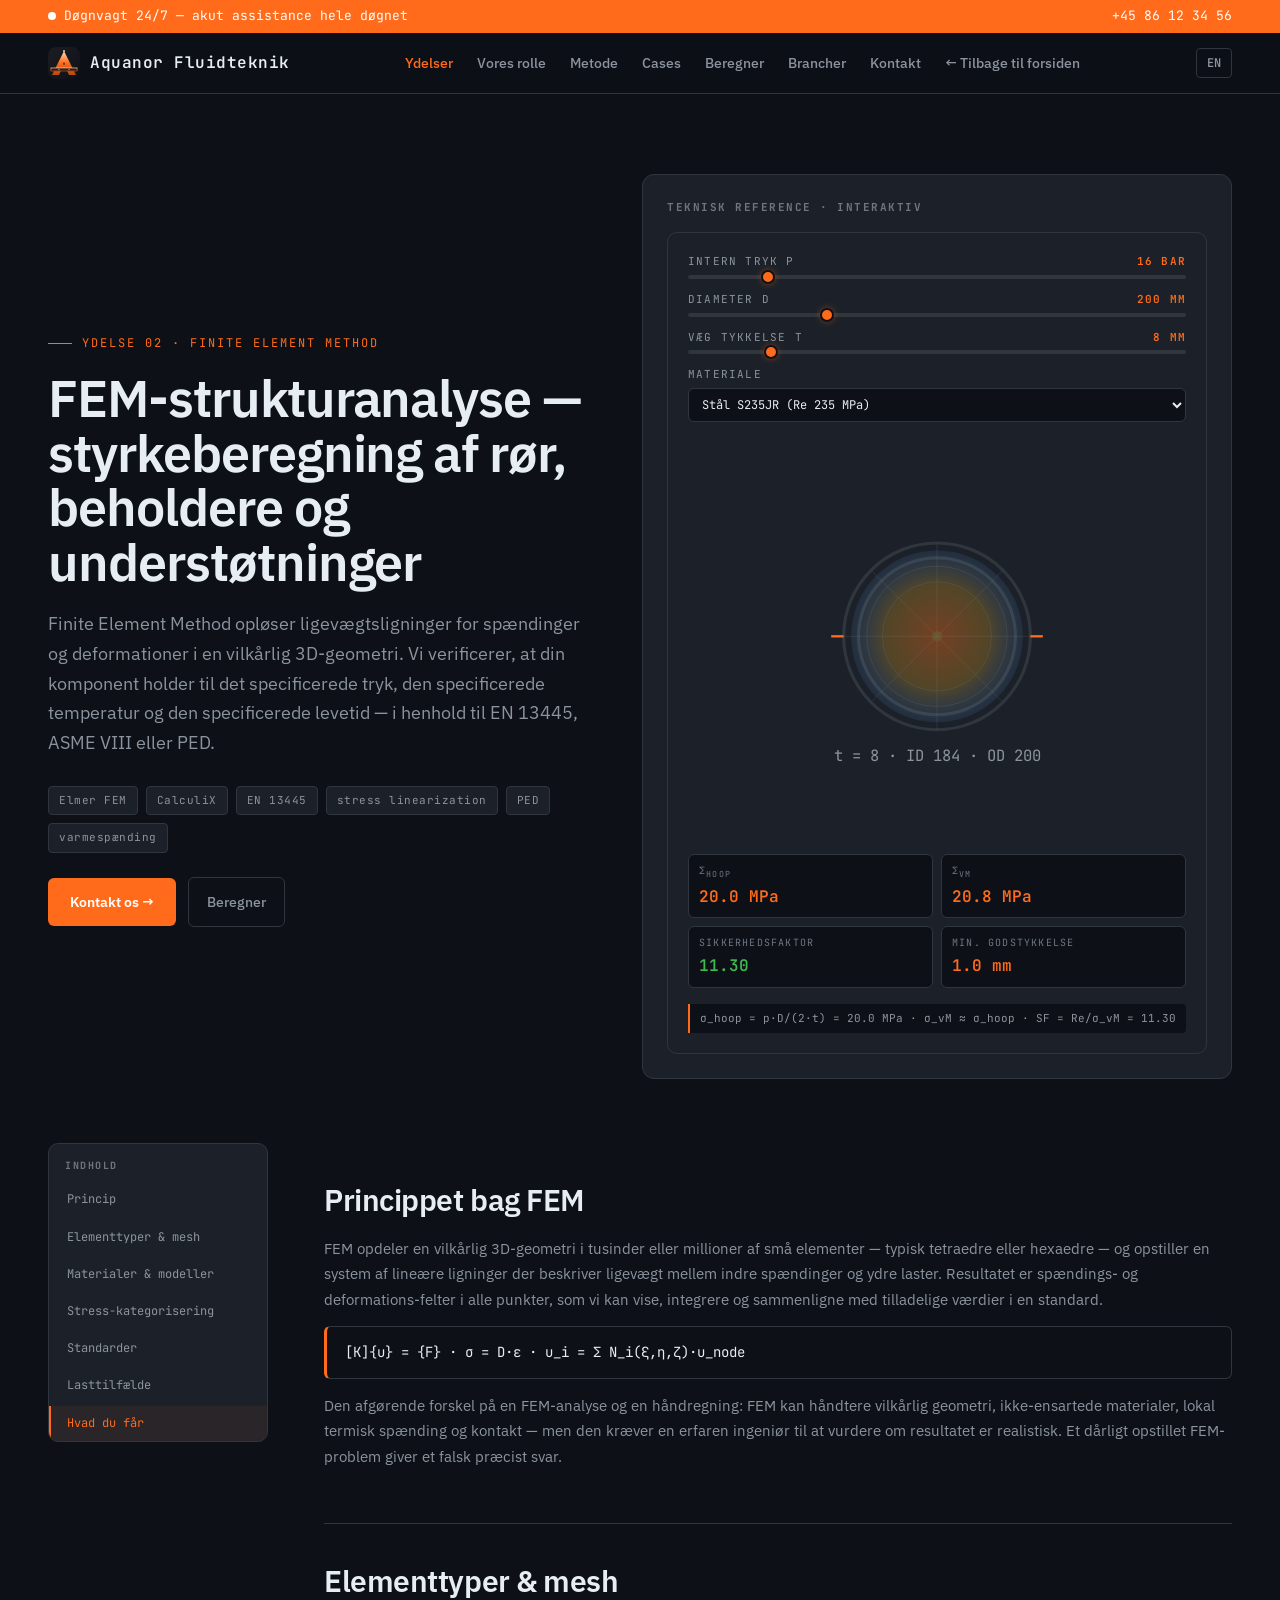
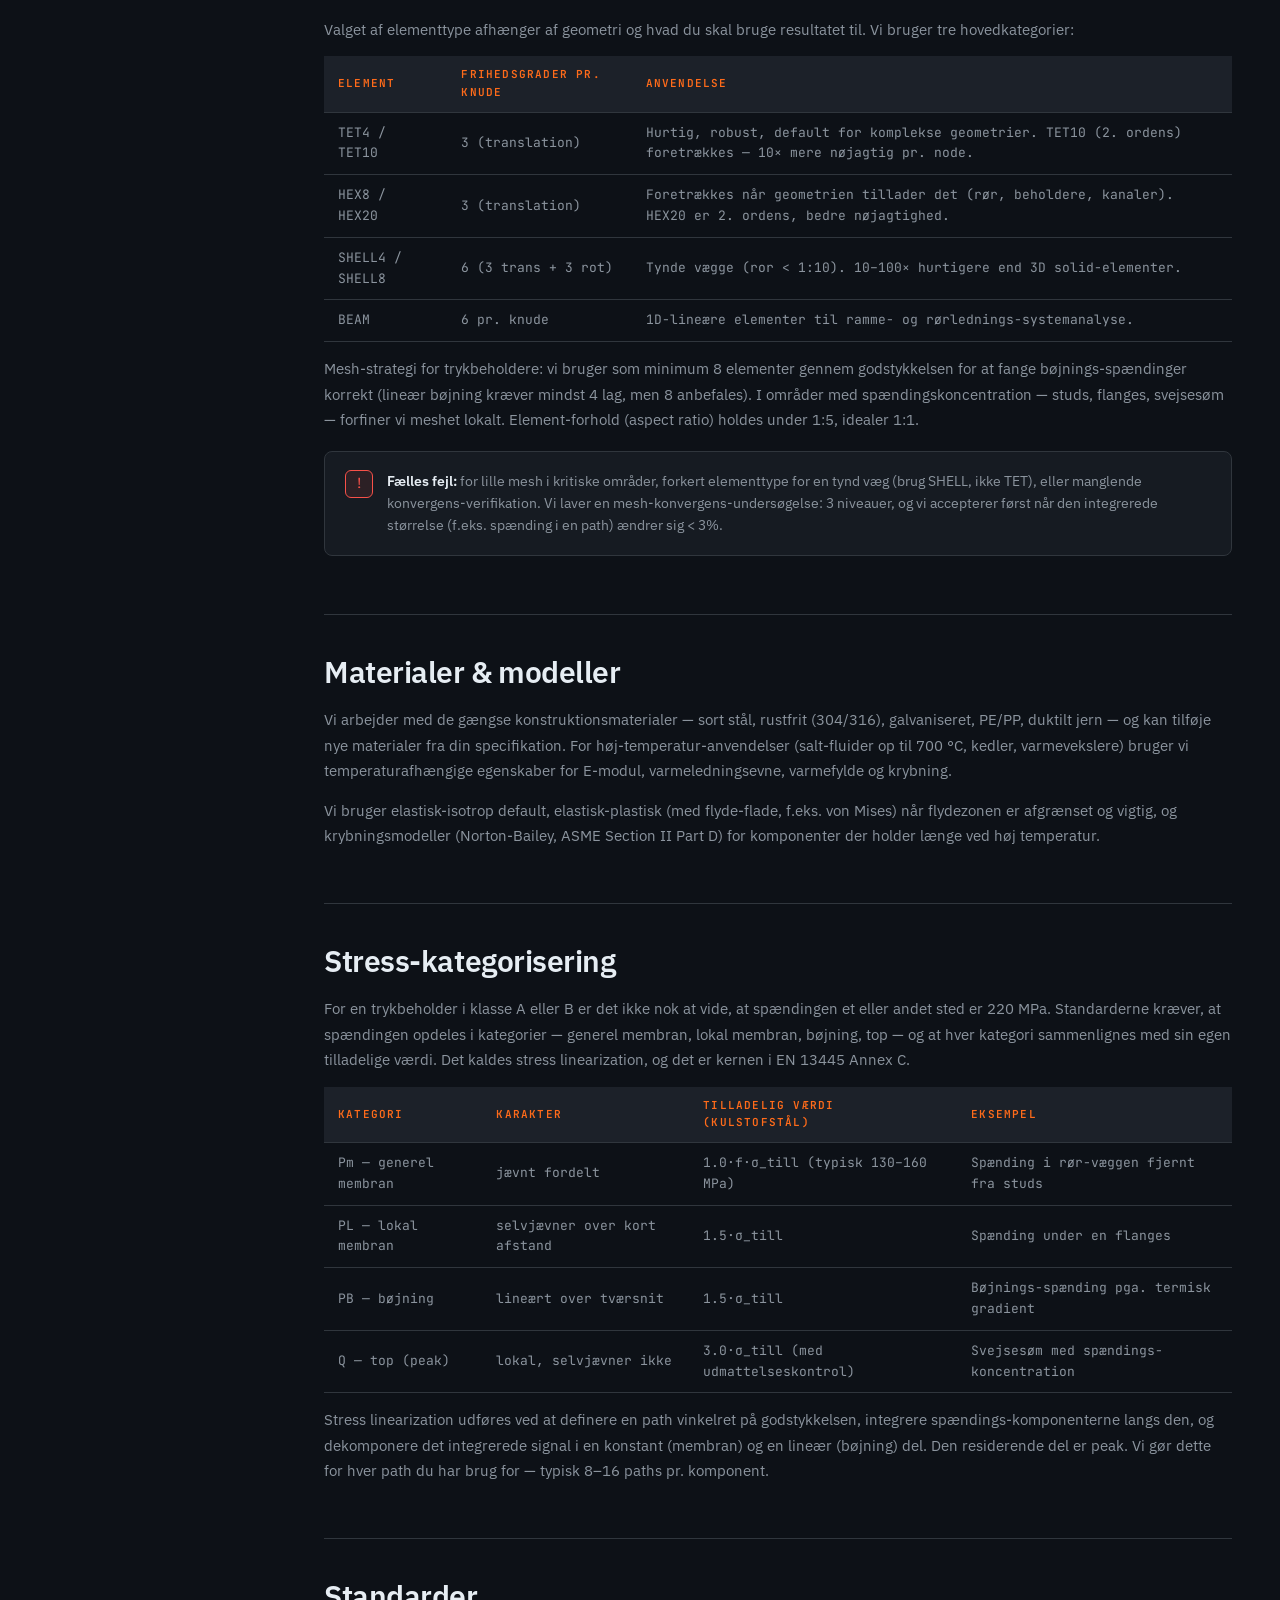
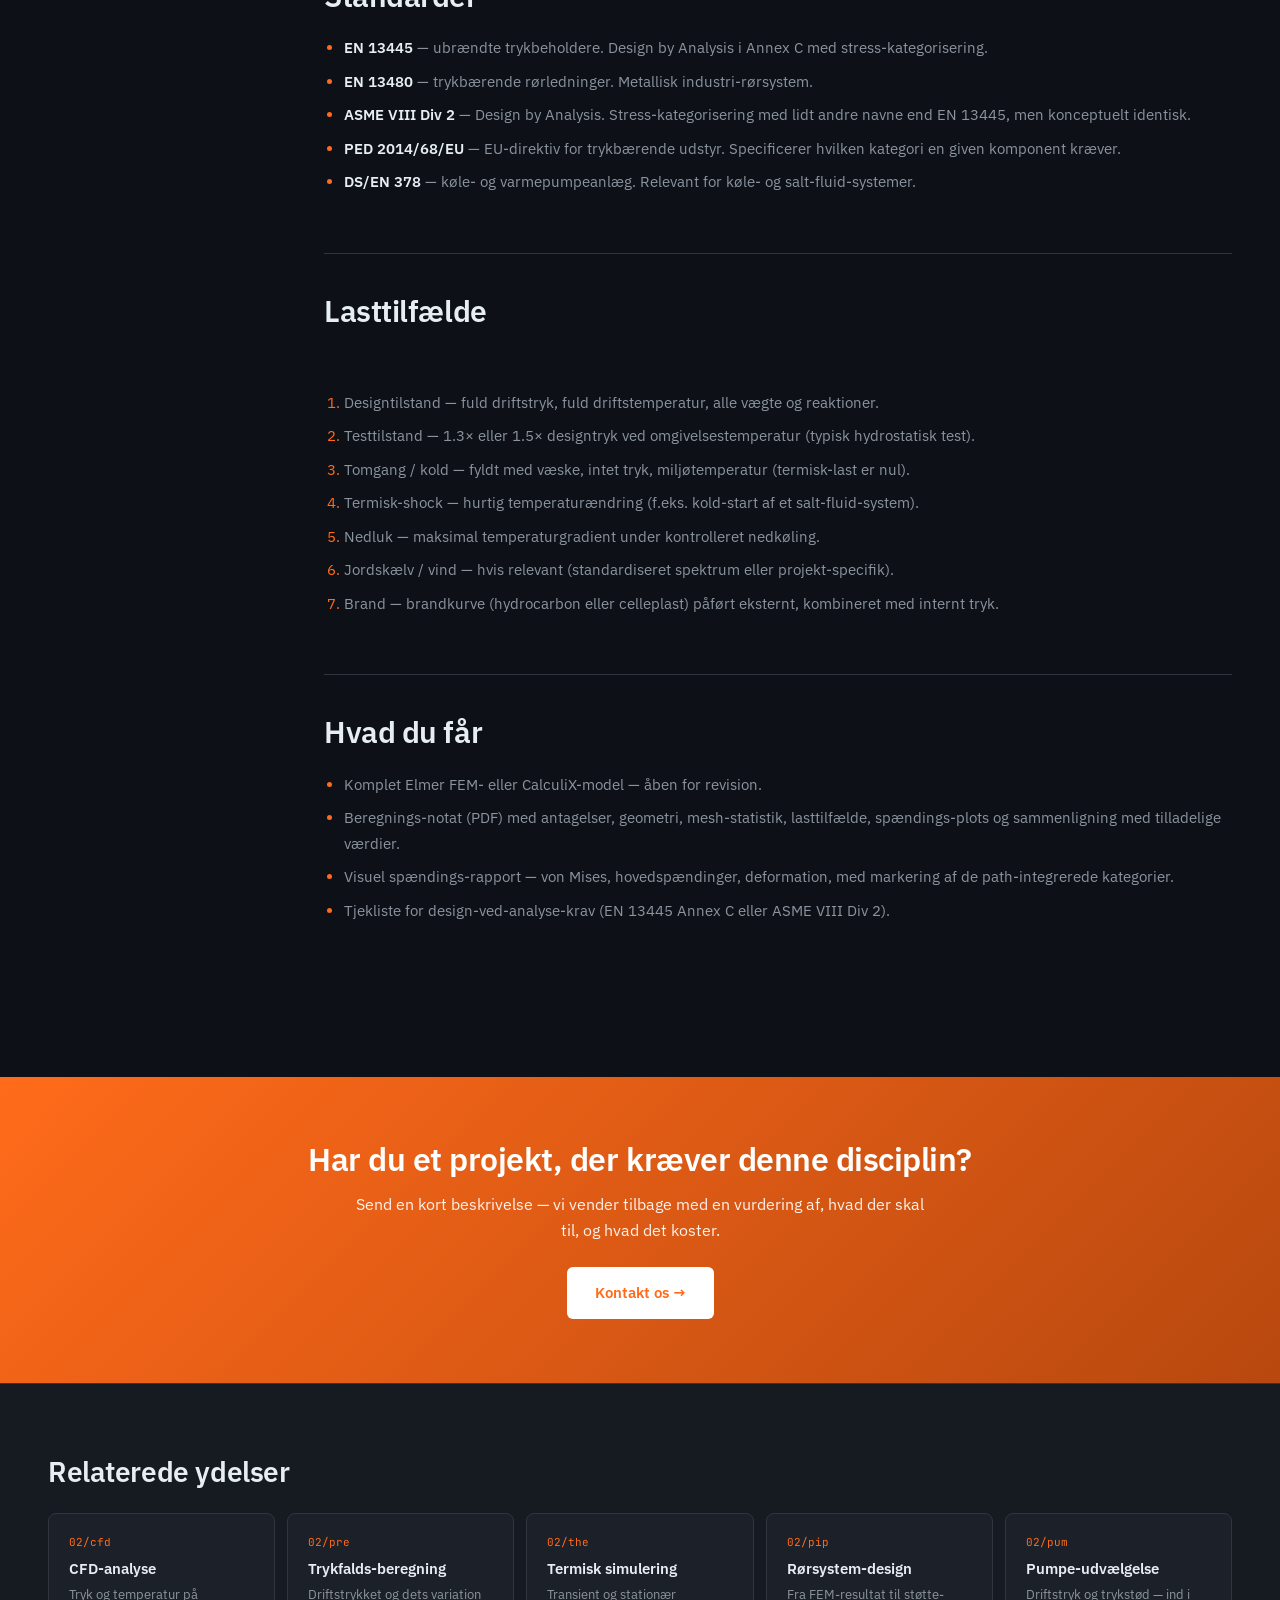
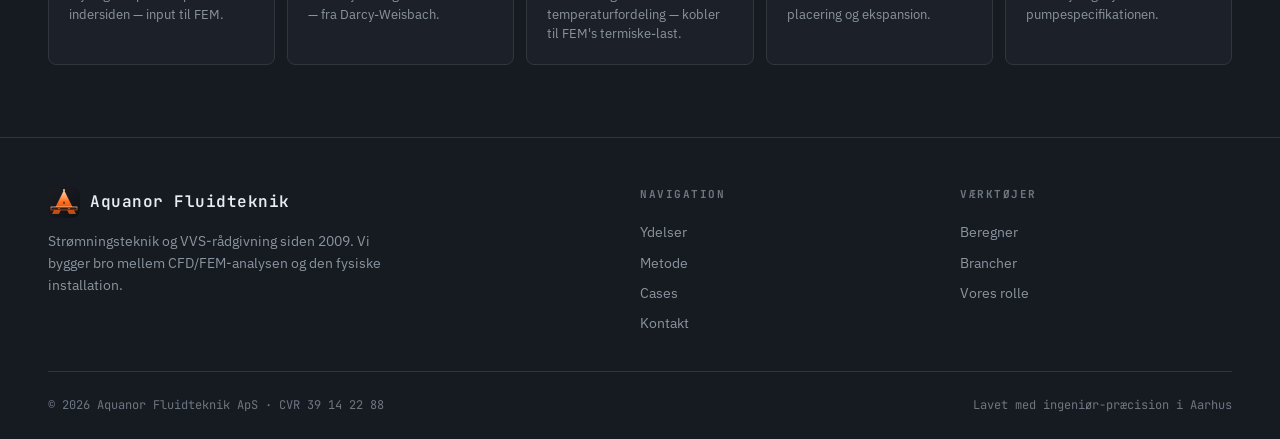
<file: services/fem.html>
<!DOCTYPE html>
<html lang="da" data-lang="da">
<head>
<meta charset="UTF-8">
<meta name="viewport" content="width=device-width, initial-scale=1.0">
<title>FEM-strukturanalyse — styrkeberegning af rør, beholdere og understøtninger · Aquanor Fluidteknik</title>
<link rel="preconnect" href="https://fonts.googleapis.com">
<link rel="preconnect" href="https://fonts.gstatic.com" crossorigin>
<link href="https://fonts.googleapis.com/css2?family=IBM+Plex+Sans:wght@400;500;600;700&family=JetBrains+Mono:wght@400;500&display=swap" rel="stylesheet">
<link rel="icon" type="image/svg+xml" href="data:image/svg+xml;utf8,<svg xmlns='http://www.w3.org/2000/svg' viewBox='0 0 64 64'><defs><linearGradient id='b' x1='0' y1='0' x2='1' y2='1'><stop offset='0' stop-color='%231c1d23'/><stop offset='1' stop-color='%230d1117'/></linearGradient><linearGradient id='s' x1='0' y1='0' x2='0' y2='1'><stop offset='0' stop-color='%23ffd9b8'/><stop offset='0.5' stop-color='%23ff6b1a'/><stop offset='1' stop-color='%23b8480f'/></linearGradient><radialGradient id='d' cx='0.5' cy='0.5' r='0.5'><stop offset='0' stop-color='%23ffd9b8'/><stop offset='1' stop-color='%23ff6b1a'/></radialGradient></defs><rect width='64' height='64' rx='14' fill='url(%23b)'/><path d='M32 8 L8 56 H22 L26 47 L38 47 L42 56 H56 Z M30 35 L32 30 L34 35 Z' fill='url(%23s)'/><rect x='6' y='42' width='52' height='6' fill='%230d1117' stroke='url(%23s)' stroke-width='1.5'/><rect x='10' y='44' width='44' height='2' fill='none' stroke='%23ff6b1a' stroke-width='0.6' opacity='0.5'/><circle cx='22' cy='45' r='1.3' fill='url(%23d)'/><circle cx='42' cy='45' r='1.3' fill='url(%23d)'/><circle cx='32' cy='8' r='2' fill='%23ffd9b8' opacity='0.9'/></svg>">
<link rel="stylesheet" href="style.css">
</head>
<body>

<!-- STRIP -->
<div class="strip">
  <span><span class="dot"></span><span data-i18n="strip.oncall">Døgnvagt 24/7 — akut assistance hele døgnet</span></span>
  <span data-i18n="strip.phone">+45 86 12 34 56</span>
</div>

<!-- NAV -->
<nav class="nav">
  <a href="../index.html" class="logo">
    <span class="logo-mark"><svg viewBox="0 0 64 64" xmlns="http://www.w3.org/2000/svg" aria-label="Aquanor"><defs><linearGradient id="aqBgV2s" x1="0" y1="0" x2="1" y2="1"><stop offset="0" stop-color="#1c1d23"/><stop offset="1" stop-color="#0d1117"/></linearGradient><linearGradient id="aqStrV2s" x1="0" y1="0" x2="0" y2="1"><stop offset="0" stop-color="#ffd9b8"/><stop offset="0.5" stop-color="#ff6b1a"/><stop offset="1" stop-color="#b8480f"/></linearGradient><radialGradient id="aqDotV2s" cx="0.5" cy="0.5" r="0.5"><stop offset="0" stop-color="#ffd9b8"/><stop offset="1" stop-color="#ff6b1a"/></radialGradient></defs><rect width="64" height="64" rx="14" fill="url(#aqBgV2s)"/><path d="M32 8 L8 56 H22 L26 47 L38 47 L42 56 H56 Z M30 35 L32 30 L34 35 Z" fill="url(#aqStrV2s)"/><rect x="6" y="42" width="52" height="6" fill="#0d1117" stroke="url(#aqStrV2s)" stroke-width="1.5"/><rect x="10" y="44" width="44" height="2" fill="none" stroke="#ff6b1a" stroke-width="0.6" opacity="0.5"/><circle cx="22" cy="45" r="1.3" fill="url(#aqDotV2s)"/><circle cx="42" cy="45" r="1.3" fill="url(#aqDotV2s)"/><circle cx="32" cy="8" r="2" fill="#ffd9b8" opacity="0.9"/></svg></span>
    <span>Aquanor Fluidteknik</span>
  </a>
  <ul class="nav-links" id="navLinks">
    <li><a href="index.html" class="active" data-i18n="nav.services">Ydelser</a></li>
<li><a href="index.html#rolle" data-i18n="nav.role">Vores rolle</a></li>
<li><a href="index.html#metode" data-i18n="nav.method">Metode</a></li>
<li><a href="index.html#cases" data-i18n="nav.cases">Cases</a></li>
<li><a href="index.html#beregner" data-i18n="nav.calc">Beregner</a></li>
<li><a href="index.html#branches" data-i18n="nav.industries">Brancher</a></li>
<li><a href="index.html#kontakt" data-i18n="nav.contact">Kontakt</a></li>

    <li><a href="../index.html" data-i18n="nav.back">← Tilbage til forsiden</a></li>
  </ul>
  <div class="nav-actions">
    <button class="lang-toggle" id="langToggle" aria-label="Switch language">EN</button>
    <button class="hamburger" id="hamburger" aria-label="Menu">
      <span></span><span></span><span></span>
    </button>
  </div>
</nav>
<div class="scroll-progress" id="scrollProgress"></div>

<!-- PAGE HERO -->
<header class="page-hero">
  <div>
    <span class="page-eyebrow">Ydelse 02 · Finite Element Method</span>
    <h1 class="page-title">FEM-strukturanalyse — styrkeberegning af rør, beholdere og understøtninger</h1>
    <p class="page-lead">Finite Element Method opløser ligevægtsligninger for spændinger og deformationer i en vilkårlig 3D-geometri. Vi verificerer, at din komponent holder til det specificerede tryk, den specificerede temperatur og den specificerede levetid — i henhold til EN 13445, ASME VIII eller PED.</p>
    <div class="page-tags"><span class="page-tag">Elmer FEM</span> <span class="page-tag">CalculiX</span> <span class="page-tag">EN 13445</span> <span class="page-tag">stress linearization</span> <span class="page-tag">PED</span> <span class="page-tag">varmespænding</span></div>
    <a href="../index.html#kontakt" class="page-cta" data-i18n="cta.button">Kontakt os →</a>
    <a href="../index.html#beregner" class="page-cta-ghost" data-i18n="nav.calc">Beregner</a>
  </div>
  <div class="hero-visual">
    <h4 data-i18n="hero.visual">Teknisk reference · interaktiv</h4>
    <div class="fem-calc" aria-label="FEM beregner">
      <div class="fem-calc-row">
        <label>INTERN TRYK p <span class="v"><span id="femPVal">16</span> bar</span></label>
        <input type="range" id="femP" min="1" max="100" value="16" step="1">
      </div>
      <div class="fem-calc-row">
        <label>DIAMETER D <span class="v"><span id="femDVal">200</span> mm</span></label>
        <input type="range" id="femD" min="50" max="600" value="200" step="10">
      </div>
      <div class="fem-calc-row">
        <label>VÆG TYKKELSE t <span class="v"><span id="femTVal">8</span> mm</span></label>
        <input type="range" id="femT" min="2" max="40" value="8" step="1">
      </div>
      <div class="fem-calc-row">
        <label>MATERIALE</label>
        <select id="femMat">
          <option value="235" selected>Stål S235JR (Re 235 MPa)</option>
          <option value="355">Stål P355GH (Re 355 MPa)</option>
          <option value="220">Rustfrit 1.4404 (Re 220 MPa)</option>
          <option value="450">Rustfrit duplex (Re 450 MPa)</option>
        </select>
      </div>
      <svg class="fem-calc-svg" viewBox="0 0 320 260" xmlns="http://www.w3.org/2000/svg" aria-hidden="true">
        <defs>
          <radialGradient id="vonMisesLive"><stop offset="0" stop-color="#ff6b1a" stop-opacity=".4"/><stop offset=".6" stop-color="#d29922" stop-opacity=".3"/><stop offset="1" stop-color="#58a6ff" stop-opacity=".1"/></radialGradient>
        </defs>
        <g transform="translate(160 130)">
          <!-- Outer wall -->
          <circle id="femOuter" r="60" fill="none" stroke="#30363d" stroke-width="2"/>
          <!-- Inner bore -->
          <circle id="femInner" r="52" fill="none" stroke="#30363d" stroke-width="2"/>
          <!-- Wall fill -->
          <circle id="femWall" r="56" fill="url(#vonMisesLive)"/>
          <!-- Mesh (subtle) -->
          <g opacity=".25" stroke="#8b949e" stroke-width=".4" fill="none">
            <line x1="-60" y1="0" x2="60" y2="0"/>
            <line x1="0" y1="-60" x2="0" y2="60"/>
            <line x1="-42" y1="-42" x2="42" y2="42"/>
            <line x1="-42" y1="42" x2="42" y2="-42"/>
            <circle r="35" fill="none"/>
            <circle r="45" fill="none"/>
          </g>
          <!-- von Mises blob (scales with stress utilization) -->
          <circle id="femVmBlob" r="0" fill="#ff6b1a" opacity=".5"/>
          <!-- Radial/hoop stress arrows -->
          <g stroke="#ff6b1a" stroke-width="1.5" fill="none">
            <line x1="-68" y1="0" x2="-60" y2="0"/>
            <line x1="60" y1="0" x2="68" y2="0"/>
          </g>
          <text x="0" y="80" font-family="JetBrains Mono" font-size="10" fill="#8b949e" text-anchor="middle" id="femGeoLabel">t = 8 · ID 192 · OD 200</text>
        </g>
      </svg>
      <div class="fem-calc-out">
        <div class="fem-out"><div class="fem-out-l">σ<sub>hoop</sub></div><div class="fem-out-v" id="femHoop">80 MPa</div></div>
        <div class="fem-out"><div class="fem-out-l">σ<sub>vM</sub></div><div class="fem-out-v" id="femVm">92 MPa</div></div>
        <div class="fem-out"><div class="fem-out-l">Sikkerhedsfaktor</div><div class="fem-out-v safe" id="femSf">2.55</div></div>
        <div class="fem-out"><div class="fem-out-l">Min. godstykkelse</div><div class="fem-out-v" id="femTmin">3.2 mm</div></div>
      </div>
      <div class="fem-formula" id="femFormula">σ_hoop = p·D/(2·t)  ·  σ_vM ≈ σ_hoop</div>
    </div>
  </div>
</header>

<!-- LAYOUT: SIDEBAR + CONTENT -->
<div class="layout">
  <aside class="sidenav">
    <h5>Indhold</h5>
    <a href="#princip">Princip</a>
<a href="#elementer">Elementtyper & mesh</a>
<a href="#materialer">Materialer & modeller</a>
<a href="#kategorier">Stress-kategorisering</a>
<a href="#standarder">Standarder</a>
<a href="#lasttilfælde">Lasttilfælde</a>
<a href="#leverance">Hvad du får</a>

  </aside>
  <main class="content">
    <div class="block" id="princip">
<h2 data-i18n-da="Princippet bag FEM">Princippet bag FEM</h2>
<div class="reveal" data-delay="1"><p data-i18n-dp="0" data-da="FEM opdeler en vilkårlig 3D-geometri i tusinder eller millioner af små elementer — typisk tetraedre eller hexaedre — og opstiller en system af lineære ligninger der beskriver ligevægt mellem indre spændinger og ydre laster. Resultatet er spændings- og deformations-felter i alle punkter, som vi kan vise, integrere og sammenligne med tilladelige værdier i en standard." data-en="FEM subdivides an arbitrary 3D geometry into thousands or millions of small elements — typically tetrahedra or hexahedra — and assembles a system of linear equations describing equilibrium between internal stresses and external loads. The result is stress and displacement fields at all points, which we can visualise, integrate, and compare against allowable values in a standard.">FEM opdeler en vilkårlig 3D-geometri i tusinder eller millioner af små elementer — typisk tetraedre eller hexaedre — og opstiller en system af lineære ligninger der beskriver ligevægt mellem indre spændinger og ydre laster. Resultatet er spændings- og deformations-felter i alle punkter, som vi kan vise, integrere og sammenligne med tilladelige værdier i en standard.</p></div>
<div class="formula reveal" data-delay="1">[K]{u} = {F}   ·   σ = D·ε   ·   u_i = Σ N_i(ξ,η,ζ)·u_node</div>
<div class="reveal" data-delay="1"><p data-i18n-dp="0" data-da="Den afgørende forskel på en FEM-analyse og en håndregning: FEM kan håndtere vilkårlig geometri, ikke-ensartede materialer, lokal termisk spænding og kontakt — men den kræver en erfaren ingeniør til at vurdere om resultatet er realistisk. Et dårligt opstillet FEM-problem giver et falsk præcist svar." data-en="The critical difference between an FEM analysis and a hand calculation: FEM handles arbitrary geometry, non-uniform materials, local thermal stress, and contact — but it requires an experienced engineer to judge whether the result is realistic. A poorly set up FEM problem gives a falsely precise answer.">Den afgørende forskel på en FEM-analyse og en håndregning: FEM kan håndtere vilkårlig geometri, ikke-ensartede materialer, lokal termisk spænding og kontakt — men den kræver en erfaren ingeniør til at vurdere om resultatet er realistisk. Et dårligt opstillet FEM-problem giver et falsk præcist svar.</p></div>
</div>
<div class="block" id="elementer">
<h2 data-i18n-da="Elementtyper &amp; mesh">Elementtyper & mesh</h2>
<div class="reveal" data-delay="1"><p data-i18n-dp="0" data-da="Valget af elementtype afhænger af geometri og hvad du skal bruge resultatet til. Vi bruger tre hovedkategorier:" data-en="Element type choice depends on geometry and what you need the result for. We use three main categories:">Valget af elementtype afhænger af geometri og hvad du skal bruge resultatet til. Vi bruger tre hovedkategorier:</p></div>
<div class="reveal" data-delay="1"><table class="spec"><thead><tr><th>Element</th><th>Frihedsgrader pr. knude</th><th>Anvendelse</th></tr></thead><tbody>
             <tr><td>TET4 / TET10</td><td>3 (translation)</td><td>Hurtig, robust, default for komplekse geometrier. TET10 (2. ordens) foretrækkes — 10× mere nøjagtig pr. node.</td></tr>
             <tr><td>HEX8 / HEX20</td><td>3 (translation)</td><td>Foretrækkes når geometrien tillader det (rør, beholdere, kanaler). HEX20 er 2. ordens, bedre nøjagtighed.</td></tr>
             <tr><td>SHELL4 / SHELL8</td><td>6 (3 trans + 3 rot)</td><td>Tynde vægge (ror &lt; 1:10). 10–100× hurtigere end 3D solid-elementer.</td></tr>
             <tr><td>BEAM</td><td>6 pr. knude</td><td>1D-lineære elementer til ramme- og rørlednings-systemanalyse.</td></tr>
             </tbody></table></div>
<div class="reveal" data-delay="1"><p data-i18n-dp="0" data-da="Mesh-strategi for trykbeholdere: vi bruger som minimum 8 elementer gennem godstykkelsen for at fange bøjnings-spændinger korrekt (lineær bøjning kræver mindst 4 lag, men 8 anbefales). I områder med spændingskoncentration — studs, flanges, svejsesøm — forfiner vi meshet lokalt. Element-forhold (aspect ratio) holdes under 1:5, idealer 1:1." data-en="Mesh strategy for pressure vessels: minimum 8 elements through the wall thickness to capture bending stress correctly (linear bending needs at least 4 layers, but 8 is recommended). In areas of stress concentration — nozzles, flanges, weld seams — we refine the mesh locally. Element aspect ratio kept below 1:5, ideally 1:1.">Mesh-strategi for trykbeholdere: vi bruger som minimum 8 elementer gennem godstykkelsen for at fange bøjnings-spændinger korrekt (lineær bøjning kræver mindst 4 lag, men 8 anbefales). I områder med spændingskoncentration — studs, flanges, svejsesøm — forfiner vi meshet lokalt. Element-forhold (aspect ratio) holdes under 1:5, idealer 1:1.</p></div>
<div class="callout warn reveal" data-delay="1"><div class="icon">!</div><p><strong>Fælles fejl:</strong> for lille mesh i kritiske områder, forkert elementtype for en tynd væg (brug SHELL, ikke TET), eller manglende konvergens-verifikation. Vi laver en mesh-konvergens-undersøgelse: 3 niveauer, og vi accepterer først når den integrerede størrelse (f.eks. spænding i en path) ændrer sig &lt; 3%.</p></div>
</div>
<div class="block" id="materialer">
<h2 data-i18n-da="Materialer &amp; modeller">Materialer & modeller</h2>
<div class="reveal" data-delay="1"><p data-i18n-dp="0" data-da="Vi arbejder med de gængse konstruktionsmaterialer — sort stål, rustfrit (304/316), galvaniseret, PE/PP, duktilt jern — og kan tilføje nye materialer fra din specifikation. For høj-temperatur-anvendelser (salt-fluider op til 700 °C, kedler, varmevekslere) bruger vi temperaturafhængige egenskaber for E-modul, varmeledningsevne, varmefylde og krybning." data-en="We work with the standard engineering materials — carbon steel, stainless (304/316), galvanised, PE/PP, ductile iron — and can add new materials from your specification. For high-temperature applications (salt fluids up to 700 °C, boilers, heat exchangers) we use temperature-dependent properties for Young's modulus, thermal conductivity, specific heat, and creep.">Vi arbejder med de gængse konstruktionsmaterialer — sort stål, rustfrit (304/316), galvaniseret, PE/PP, duktilt jern — og kan tilføje nye materialer fra din specifikation. For høj-temperatur-anvendelser (salt-fluider op til 700 °C, kedler, varmevekslere) bruger vi temperaturafhængige egenskaber for E-modul, varmeledningsevne, varmefylde og krybning.</p></div>
<div class="reveal" data-delay="1"><p data-i18n-dp="0" data-da="Vi bruger elastisk-isotrop default, elastisk-plastisk (med flyde-flade, f.eks. von Mises) når flydezonen er afgrænset og vigtig, og krybningsmodeller (Norton-Bailey, ASME Section II Part D) for komponenter der holder længe ved høj temperatur." data-en="We use elastic-isotropic by default, elastic-plastic (with yield surface, e.g. von Mises) when the plastic zone is bounded and important, and creep models (Norton-Bailey, ASME Section II Part D) for components held long at high temperature.">Vi bruger elastisk-isotrop default, elastisk-plastisk (med flyde-flade, f.eks. von Mises) når flydezonen er afgrænset og vigtig, og krybningsmodeller (Norton-Bailey, ASME Section II Part D) for komponenter der holder længe ved høj temperatur.</p></div>
</div>
<div class="block" id="kategorier">
<h2 data-i18n-da="Stress-kategorisering">Stress-kategorisering</h2>
<div class="reveal" data-delay="1"><p data-i18n-dp="0" data-da="For en trykbeholder i klasse A eller B er det ikke nok at vide, at spændingen et eller andet sted er 220 MPa. Standarderne kræver, at spændingen opdeles i kategorier — generel membran, lokal membran, bøjning, top — og at hver kategori sammenlignes med sin egen tilladelige værdi. Det kaldes stress linearization, og det er kernen i EN 13445 Annex C." data-en="For a class A or B pressure vessel, knowing that the stress somewhere is 220 MPa is not enough. The standards require splitting the stress into categories — general membrane, local membrane, bending, peak — and comparing each to its own allowable. That is called stress linearisation, and it's the core of EN 13445 Annex C.">For en trykbeholder i klasse A eller B er det ikke nok at vide, at spændingen et eller andet sted er 220 MPa. Standarderne kræver, at spændingen opdeles i kategorier — generel membran, lokal membran, bøjning, top — og at hver kategori sammenlignes med sin egen tilladelige værdi. Det kaldes stress linearization, og det er kernen i EN 13445 Annex C.</p></div>
<div class="reveal" data-delay="1"><table class="spec"><thead><tr><th>Kategori</th><th>Karakter</th><th>Tilladelig værdi (kulstofstål)</th><th>Eksempel</th></tr></thead><tbody>
             <tr><td>Pm — generel membran</td><td>jævnt fordelt</td><td>1.0·f·σ_till (typisk 130–160 MPa)</td><td>Spænding i rør-væggen fjernt fra studs</td></tr>
             <tr><td>PL — lokal membran</td><td>selvjævner over kort afstand</td><td>1.5·σ_till</td><td>Spænding under en flanges</td></tr>
             <tr><td>PB — bøjning</td><td>lineært over tværsnit</td><td>1.5·σ_till</td><td>Bøjnings-spænding pga. termisk gradient</td></tr>
             <tr><td>Q — top (peak)</td><td>lokal, selvjævner ikke</td><td>3.0·σ_till (med udmattelseskontrol)</td><td>Svejsesøm med spændings-koncentration</td></tr>
             </tbody></table></div>
<div class="reveal" data-delay="1"><p data-i18n-dp="0" data-da="Stress linearization udføres ved at definere en path vinkelret på godstykkelsen, integrere spændings-komponenterne langs den, og dekomponere det integrerede signal i en konstant (membran) og en lineær (bøjning) del. Den residerende del er peak. Vi gør dette for hver path du har brug for — typisk 8–16 paths pr. komponent." data-en="Stress linearisation is performed by defining a path normal to the wall thickness, integrating the stress components along it, and decomposing the integrated signal into a constant (membrane) and a linear (bending) part. The residual is peak. We do this for each path you need — typically 8–16 paths per component.">Stress linearization udføres ved at definere en path vinkelret på godstykkelsen, integrere spændings-komponenterne langs den, og dekomponere det integrerede signal i en konstant (membran) og en lineær (bøjning) del. Den residerende del er peak. Vi gør dette for hver path du har brug for — typisk 8–16 paths pr. komponent.</p></div>
</div>
<div class="block" id="standarder">
<h2 data-i18n-da="Standarder">Standarder</h2>
<div class="reveal" data-delay="1"><ul><li><strong>EN 13445</strong> — ubrændte trykbeholdere. Design by Analysis i Annex C med stress-kategorisering.</li>
<li><strong>EN 13480</strong> — trykbærende rørledninger. Metallisk industri-rørsystem.</li>
<li><strong>ASME VIII Div 2</strong> — Design by Analysis. Stress-kategorisering med lidt andre navne end EN 13445, men konceptuelt identisk.</li>
<li><strong>PED 2014/68/EU</strong> — EU-direktiv for trykbærende udstyr. Specificerer hvilken kategori en given komponent kræver.</li>
<li><strong>DS/EN 378</strong> — køle- og varmepumpeanlæg. Relevant for køle- og salt-fluid-systemer.</li></ul></div>
</div>
<div class="block" id="lasttilfælde">
<h2 data-i18n-da="Lasttilfælde">Lasttilfælde</h2>
<div class="reveal" data-delay="1"><p data-i18n-dp="0" data-da="Vi kører typisk 4–8 lasttilfælde pr. komponent. Minimum:" data-en="We typically run 4–8 load cases per component. Minimum:">Vi kører typisk 4–8 lasttilfælde pr. komponent. Minimum:</p></div>
<div class="reveal" data-delay="1"><ol><li>Designtilstand — fuld driftstryk, fuld driftstemperatur, alle vægte og reaktioner.</li>
<li>Testtilstand — 1.3× eller 1.5× designtryk ved omgivelsestemperatur (typisk hydrostatisk test).</li>
<li>Tomgang / kold — fyldt med væske, intet tryk, miljøtemperatur (termisk-last er nul).</li>
<li>Termisk-shock — hurtig temperaturændring (f.eks. kold-start af et salt-fluid-system).</li>
<li>Nedluk — maksimal temperaturgradient under kontrolleret nedkøling.</li>
<li>Jordskælv / vind — hvis relevant (standardiseret spektrum eller projekt-specifik).</li>
<li>Brand — brandkurve (hydrocarbon eller celleplast) påført eksternt, kombineret med internt tryk.</li></ol></div>
</div>
<div class="block" id="leverance">
<h2 data-i18n-da="Hvad du får">Hvad du får</h2>
<div class="reveal" data-delay="1"><ul><li>Komplet Elmer FEM- eller CalculiX-model — åben for revision.</li>
<li>Beregnings-notat (PDF) med antagelser, geometri, mesh-statistik, lasttilfælde, spændings-plots og sammenligning med tilladelige værdier.</li>
<li>Visuel spændings-rapport — von Mises, hovedspændinger, deformation, med markering af de path-integrerede kategorier.</li>
<li>Tjekliste for design-ved-analyse-krav (EN 13445 Annex C eller ASME VIII Div 2).</li></ul></div>
</div>
  </main>
</div>

<!-- CTA STRIP -->
<section class="cta-strip">
  <h2 data-i18n="cta.title">Har du et projekt, der kræver denne disciplin?</h2>
  <p data-i18n="cta.lead">Send en kort beskrivelse — vi vender tilbage med en vurdering af, hvad der skal til, og hvad det koster.</p>
  <a href="../index.html#kontakt" class="cta" data-i18n="cta.button">Kontakt os →</a>
</section>

<!-- RELATED -->
<section class="related">
  <div class="related-inner">
    <h2 data-i18n="related.title">Relaterede ydelser</h2>
    <div class="related-grid">
      <a class="related-card" href="cfd.html">
          <div class="related-num">02/cfd</div>
          <div class="related-name">CFD-analyse</div>
          <div class="related-desc">Tryk og temperatur på indersiden — input til FEM.</div>
        </a><a class="related-card" href="pressure-drop.html">
          <div class="related-num">02/pre</div>
          <div class="related-name">Trykfalds-beregning</div>
          <div class="related-desc">Driftstrykket og dets variation — fra Darcy-Weisbach.</div>
        </a><a class="related-card" href="thermal.html">
          <div class="related-num">02/the</div>
          <div class="related-name">Termisk simulering</div>
          <div class="related-desc">Transient og stationær temperaturfordeling — kobler til FEM's termiske-last.</div>
        </a><a class="related-card" href="pipe-design.html">
          <div class="related-num">02/pip</div>
          <div class="related-name">Rørsystem-design</div>
          <div class="related-desc">Fra FEM-resultat til støtte-placering og ekspansion.</div>
        </a><a class="related-card" href="pump-selection.html">
          <div class="related-num">02/pum</div>
          <div class="related-name">Pumpe-udvælgelse</div>
          <div class="related-desc">Driftstryk og trykstød — ind i pumpespecifikationen.</div>
        </a>
    </div>
  </div>
</section>

<!-- FOOTER -->
<footer>
  <div class="footer-inner">
    <div class="footer-brand">
      <div class="logo"><span class="logo-mark"><svg viewBox="0 0 64 64" xmlns="http://www.w3.org/2000/svg" aria-label="Aquanor"><defs><linearGradient id="aqBgV2s" x1="0" y1="0" x2="1" y2="1"><stop offset="0" stop-color="#1c1d23"/><stop offset="1" stop-color="#0d1117"/></linearGradient><linearGradient id="aqStrV2s" x1="0" y1="0" x2="0" y2="1"><stop offset="0" stop-color="#ffd9b8"/><stop offset="0.5" stop-color="#ff6b1a"/><stop offset="1" stop-color="#b8480f"/></linearGradient><radialGradient id="aqDotV2s" cx="0.5" cy="0.5" r="0.5"><stop offset="0" stop-color="#ffd9b8"/><stop offset="1" stop-color="#ff6b1a"/></radialGradient></defs><rect width="64" height="64" rx="14" fill="url(#aqBgV2s)"/><path d="M32 8 L8 56 H22 L26 47 L38 47 L42 56 H56 Z M30 35 L32 30 L34 35 Z" fill="url(#aqStrV2s)"/><rect x="6" y="42" width="52" height="6" fill="#0d1117" stroke="url(#aqStrV2s)" stroke-width="1.5"/><rect x="10" y="44" width="44" height="2" fill="none" stroke="#ff6b1a" stroke-width="0.6" opacity="0.5"/><circle cx="22" cy="45" r="1.3" fill="url(#aqDotV2s)"/><circle cx="42" cy="45" r="1.3" fill="url(#aqDotV2s)"/><circle cx="32" cy="8" r="2" fill="#ffd9b8" opacity="0.9"/></svg></span><span>Aquanor Fluidteknik</span></div>
      <p data-i18n="footer.tag">Strømningsteknik og VVS-rådgivning siden 2009. Vi bygger bro mellem CFD/FEM-analysen og den fysiske installation.</p>
    </div>
    <div class="footer-col">
      <h4 data-i18n="footer.nav">Navigation</h4>
      <ul>
        <li><a href="../index.html#ydelser" data-i18n="nav.services">Ydelser</a></li>
        <li><a href="../index.html#metode" data-i18n="nav.method">Metode</a></li>
        <li><a href="../index.html#cases" data-i18n="nav.cases">Cases</a></li>
        <li><a href="../index.html#kontakt" data-i18n="nav.contact">Kontakt</a></li>
      </ul>
    </div>
    <div class="footer-col">
      <h4 data-i18n="footer.tools">Værktøjer</h4>
      <ul>
        <li><a href="../index.html#beregner" data-i18n="nav.calc">Beregner</a></li>
        <li><a href="../index.html#branches" data-i18n="nav.industries">Brancher</a></li>
        <li><a href="../index.html#rolle" data-i18n="nav.role">Vores rolle</a></li>
      </ul>
    </div>
  </div>
  <div class="footer-bottom">
    <span data-i18n="footer.copyright">© 2026 Aquanor Fluidteknik ApS · CVR 39 14 22 88</span>
    <span data-i18n="footer.made">Lavet med ingeniør-præcision i Aarhus</span>
  </div>
</footer>

<!-- I18N DATA -->
<script id="page-i18n" type="application/json">{"strip.oncall": ["Døgnvagt 24/7 — akut assistance hele døgnet", "On-call dispatch 24/7 — emergency assistance around the clock"], "strip.phone": ["+45 86 12 34 56", "+45 86 12 34 56"], "nav.services": ["Ydelser", "Services"], "nav.role": ["Vores rolle", "Our role"], "nav.method": ["Metode", "Method"], "nav.cases": ["Cases", "Cases"], "nav.calc": ["Beregner", "Calculator"], "nav.industries": ["Brancher", "Industries"], "nav.contact": ["Kontakt", "Contact"], "nav.back": ["← Tilbage til forsiden", "← Back to overview"], "footer.tag": ["Strømningsteknik og VVS-rådgivning siden 2009. Vi bygger bro mellem CFD/FEM-analysen og den fysiske installation.", "Flow engineering and HVAC consultancy since 2009. We bridge the gap between CFD/FEM analysis and physical installation."], "footer.nav": ["Navigation", "Navigation"], "footer.tools": ["Værktøjer", "Tools"], "footer.made": ["Lavet med ingeniør-præcision i Aarhus", "Engineered with precision in Aarhus"], "footer.copyright": ["© 2026 Aquanor Fluidteknik ApS · CVR 39 14 22 88", "© 2026 Aquanor Fluidteknik ApS · VAT 39 14 22 88"], "related.title": ["Relaterede ydelser", "Related services"], "related.lead": ["Vi leverer alle seks discipliner med samme ingeniør som ansvarlig fra start til slut.", "We deliver all six disciplines with the same engineer responsible from start to finish."], "cta.title": ["Har du et projekt, der kræver denne disciplin?", "Got a project that needs this discipline?"], "cta.lead": ["Send en kort beskrivelse — vi vender tilbage med en vurdering af, hvad der skal til, og hvad det koster.", "Send a short description — we'll get back with an assessment of what's needed and what it costs."], "cta.button": ["Kontakt os →", "Get in touch →"], "hero.visual": ["Teknisk reference · interaktiv", "Technical reference · interactive"], "widget.p_label": ["Intern tryk p", "Internal pressure p"], "widget.d_label": ["Diameter D", "Diameter D"], "widget.t_label": ["Væg tykkelse t", "Wall thickness t"], "widget.mat_label": ["Materiale", "Material"], "widget.hoop": ["σ_hoop", "σ_hoop"], "widget.vm": ["σ_vM", "σ_vM"], "widget.sf": ["Sikkerhedsfaktor", "Safety factor"], "widget.tmin": ["Min. godstykkelse", "Min. wall thickness"], "title": ["FEM-strukturanalyse — styrkeberegning af rør, beholdere og understøtninger", "FEM structural analysis — strength verification of pipes, vessels, and supports"], "eyebrow": ["Ydelse 02 · Finite Element Method", "Service 02 · Finite Element Method"], "lead": ["Finite Element Method opløser ligevægtsligninger for spændinger og deformationer i en vilkårlig 3D-geometri. Vi verificerer, at din komponent holder til det specificerede tryk, den specificerede temperatur og den specificerede levetid — i henhold til EN 13445, ASME VIII eller PED.", "Finite Element Method solves equilibrium equations for stresses and deformations in arbitrary 3D geometry. We verify that your component withstands the specified pressure, the specified temperature, and the specified service life — per EN 13445, ASME VIII, or PED."], "tags": [["Elmer FEM", "CalculiX", "EN 13445", "stress linearization", "PED", "varmespænding"], ["Elmer FEM", "CalculiX", "EN 13445", "stress linearization", "PED", "thermal stress"]], "sections": {"princip": ["Princippet bag FEM", "The FEM principle"], "elementer": ["Elementtyper & mesh", "Element types & mesh"], "materialer": ["Materialer & modeller", "Materials & models"], "kategorier": ["Stress-kategorisering", "Stress categorisation"], "standarder": ["Standarder", "Standards"], "lasttilfælde": ["Lasttilfælde", "Load cases"], "leverance": ["Hvad du får", "What you receive"]}}</script>

<script>
(function(){
  const PAGE_I18N = JSON.parse(document.getElementById('page-i18n').textContent);
  let curLang = localStorage.getItem('aquanor-lang') || 'da';

  function t(key){
    const v = PAGE_I18N[key];
    if(!v) return key;
    return v[curLang === 'en' ? 1 : 0];
  }

  function setLang(lang){
    curLang = lang;
    localStorage.setItem('aquanor-lang', lang);
    document.documentElement.lang = lang;
    document.documentElement.setAttribute('data-lang', lang);
    // Update all data-i18n elements
    document.querySelectorAll('[data-i18n]').forEach(el => {
      const v = t(el.getAttribute('data-i18n'));
      if(v !== undefined) el.textContent = v;
    });
    // Swap h2 + section headings: data-i18n-da holds DA text, English uses sections dict
    document.querySelectorAll('[data-i18n-da]').forEach(el => {
      // Check if there's a section mapping
      const parent = el.closest('.block');
      if(parent && parent.id){
        const sec = PAGE_I18N.sections && PAGE_I18N.sections[parent.id];
        if(sec){ el.textContent = sec[lang === 'en' ? 1 : 0]; return; }
      }
      // Fallback: keep DA text
      el.textContent = el.getAttribute('data-i18n-da');
    });
    // Toggle button label
    document.getElementById('langToggle').textContent = lang === 'da' ? 'EN' : 'DA';
    // Update hero-eyebrow, title, lead, tags if present
    const heroTitle = document.querySelector('.page-title');
    if(heroTitle) heroTitle.textContent = t('title');
    const heroLead = document.querySelector('.page-lead');
    if(heroLead) heroLead.textContent = t('lead');
    const heroEyebrow = document.querySelector('.page-eyebrow');
    if(heroEyebrow) heroEyebrow.textContent = t('eyebrow');
  }

  document.getElementById('langToggle').addEventListener('click', () => {
    setLang(curLang === 'da' ? 'en' : 'da');
  });
  setLang(curLang);

  // Hamburger
  const hamburger = document.getElementById('hamburger');
  const navLinks = document.getElementById('navLinks');
  if(hamburger && navLinks){
    hamburger.addEventListener('click', () => {
      hamburger.classList.toggle('open');
      navLinks.classList.toggle('open');
    });
  }

  // Nav scroll state
  const navEl = document.querySelector('.nav');
  window.addEventListener('scroll', () => {
    if(window.scrollY > 80) navEl.classList.add('scrolled');
    else navEl.classList.remove('scrolled');
  }, {passive:true});

  // Scroll progress
  let _scrollTick = false;
  window.addEventListener('scroll', () => {
    if(!_scrollTick){
      requestAnimationFrame(() => {
        const h = document.documentElement.scrollHeight - window.innerHeight;
        const pct = h > 0 ? (window.scrollY / h) * 100 : 0;
        const bar = document.getElementById('scrollProgress');
        if(bar) bar.style.width = pct + '%';
        _scrollTick = false;
      });
      _scrollTick = true;
    }
  }, {passive:true});

  // FEM interactive calculator
  (function(){
    const P = document.getElementById('femP');
    const D = document.getElementById('femD');
    const T = document.getElementById('femT');
    const M = document.getElementById('femMat');
    if(!P || !D || !T || !M) return;
    const PVal = document.getElementById('femPVal');
    const DVal = document.getElementById('femDVal');
    const TVal = document.getElementById('femTVal');
    const Hoop = document.getElementById('femHoop');
    const Vm = document.getElementById('femVm');
    const Sf = document.getElementById('femSf');
    const Tmin = document.getElementById('femTmin');
    const GeoLabel = document.getElementById('femGeoLabel');
    const VmBlob = document.getElementById('femVmBlob');
    const Outer = document.getElementById('femOuter');
    const Inner = document.getElementById('femInner');
    const Wall = document.getElementById('femWall');
    const Formula = document.getElementById('femFormula');
    const SAFETY_FACTOR = 1.5; // EN 13445 typical
    function compute(){
      const pBar = +P.value;            // bar
      const dMm  = +D.value;            // mm
      const tMm  = +T.value;            // mm
      const ReMPa = +M.value;           // MPa
      const pMPa = pBar * 0.1;          // 1 bar = 0.1 MPa
      const tReqMm = (pMPa * dMm) / (2 * ReMPa / SAFETY_FACTOR); // Barlow rearranged, in mm
      // hoop stress = p*D/(2*t)
      const hoopMPa = (pMPa * dMm) / (2 * tMm);
      // approximate von Mises ≈ hoop for thin wall (axial << hoop)
      const vmMPa = hoopMPa * 1.04;
      // safety factor = Re / vm
      const sf = ReMPa / Math.max(vmMPa, 0.01);
      // update numeric outputs
      PVal.textContent = pBar;
      DVal.textContent = dMm;
      TVal.textContent = tMm;
      Hoop.textContent = hoopMPa.toFixed(1) + ' MPa';
      Vm.textContent = vmMPa.toFixed(1) + ' MPa';
      Tmin.textContent = Math.max(0.1, tReqMm).toFixed(1) + ' mm';
      GeoLabel.textContent = 't = ' + tMm + ' · ID ' + (dMm - 2*tMm) + ' · OD ' + dMm;
      // color safety factor
      Sf.classList.remove('safe','warn','danger');
      if(sf >= 1.5){ Sf.classList.add('safe'); }
      else if(sf >= 1.0){ Sf.classList.add('warn'); }
      else { Sf.classList.add('danger'); }
      Sf.textContent = sf.toFixed(2);
      // scale SVG geometry: outer=60, inner=tMm-derived; cap thickness mapping
      // map wall thickness slider [2..40] → SVG inner radius [50..30]
      const innerR = 60 - Math.min(28, Math.max(4, (tMm * 1.2)));
      Inner.setAttribute('r', innerR.toFixed(1));
      Wall.setAttribute('r', ((60 + innerR) / 2).toFixed(1));
      // von Mises blob: 0..1 utilization, radius 0..35
      const util = Math.min(1.0, vmMPa / ReMPa);
      VmBlob.setAttribute('r', (util * 38).toFixed(1));
      const utilRaw = vmMPa / ReMPa;
      VmBlob.setAttribute('fill', utilRaw > 1.0 ? '#f85149' : utilRaw > 0.66 ? '#d29922' : '#3fb950');
      VmBlob.setAttribute('opacity', Math.max(0.15, Math.min(util, 1)).toFixed(2));
      // formula line
      Formula.textContent = 'σ_hoop = p·D/(2·t) = ' + hoopMPa.toFixed(1) + ' MPa  ·  σ_vM ≈ σ_hoop  ·  SF = Re/σ_vM = ' + sf.toFixed(2);
    }
    [P, D, T, M].forEach(el => el.addEventListener('input', compute));
    compute();
  })();

  // Reveal on scroll
  const obs = new IntersectionObserver((entries) => {
    entries.forEach(e => {
      if(e.isIntersecting){ e.target.classList.add('revealed'); obs.unobserve(e.target); }
    });
  }, {threshold:.12, rootMargin:'0px 0px -5% 0px'});
  document.querySelectorAll('.reveal').forEach(el => obs.observe(el));

  // Active sidenav highlight on scroll
  const sectionIds = Array.from(document.querySelectorAll('.block[id]')).map(b => b.id);
  const sideLinks = Array.from(document.querySelectorAll('.sidenav a'));
  const sideMap = Object.fromEntries(sideLinks.map(a => [a.getAttribute('href').slice(1), a]));
  const sectionObs = new IntersectionObserver((entries) => {
    entries.forEach(e => {
      const id = e.target.id;
      const link = sideMap[id];
      if(!link) return;
      if(e.isIntersecting){
        sideLinks.forEach(l => l.classList.remove('active'));
        link.classList.add('active');
      }
    });
  }, {rootMargin:'-30% 0px -60% 0px'});
  document.querySelectorAll('.block[id]').forEach(b => sectionObs.observe(b));
})();
</script>

</body>
</html>
</file>
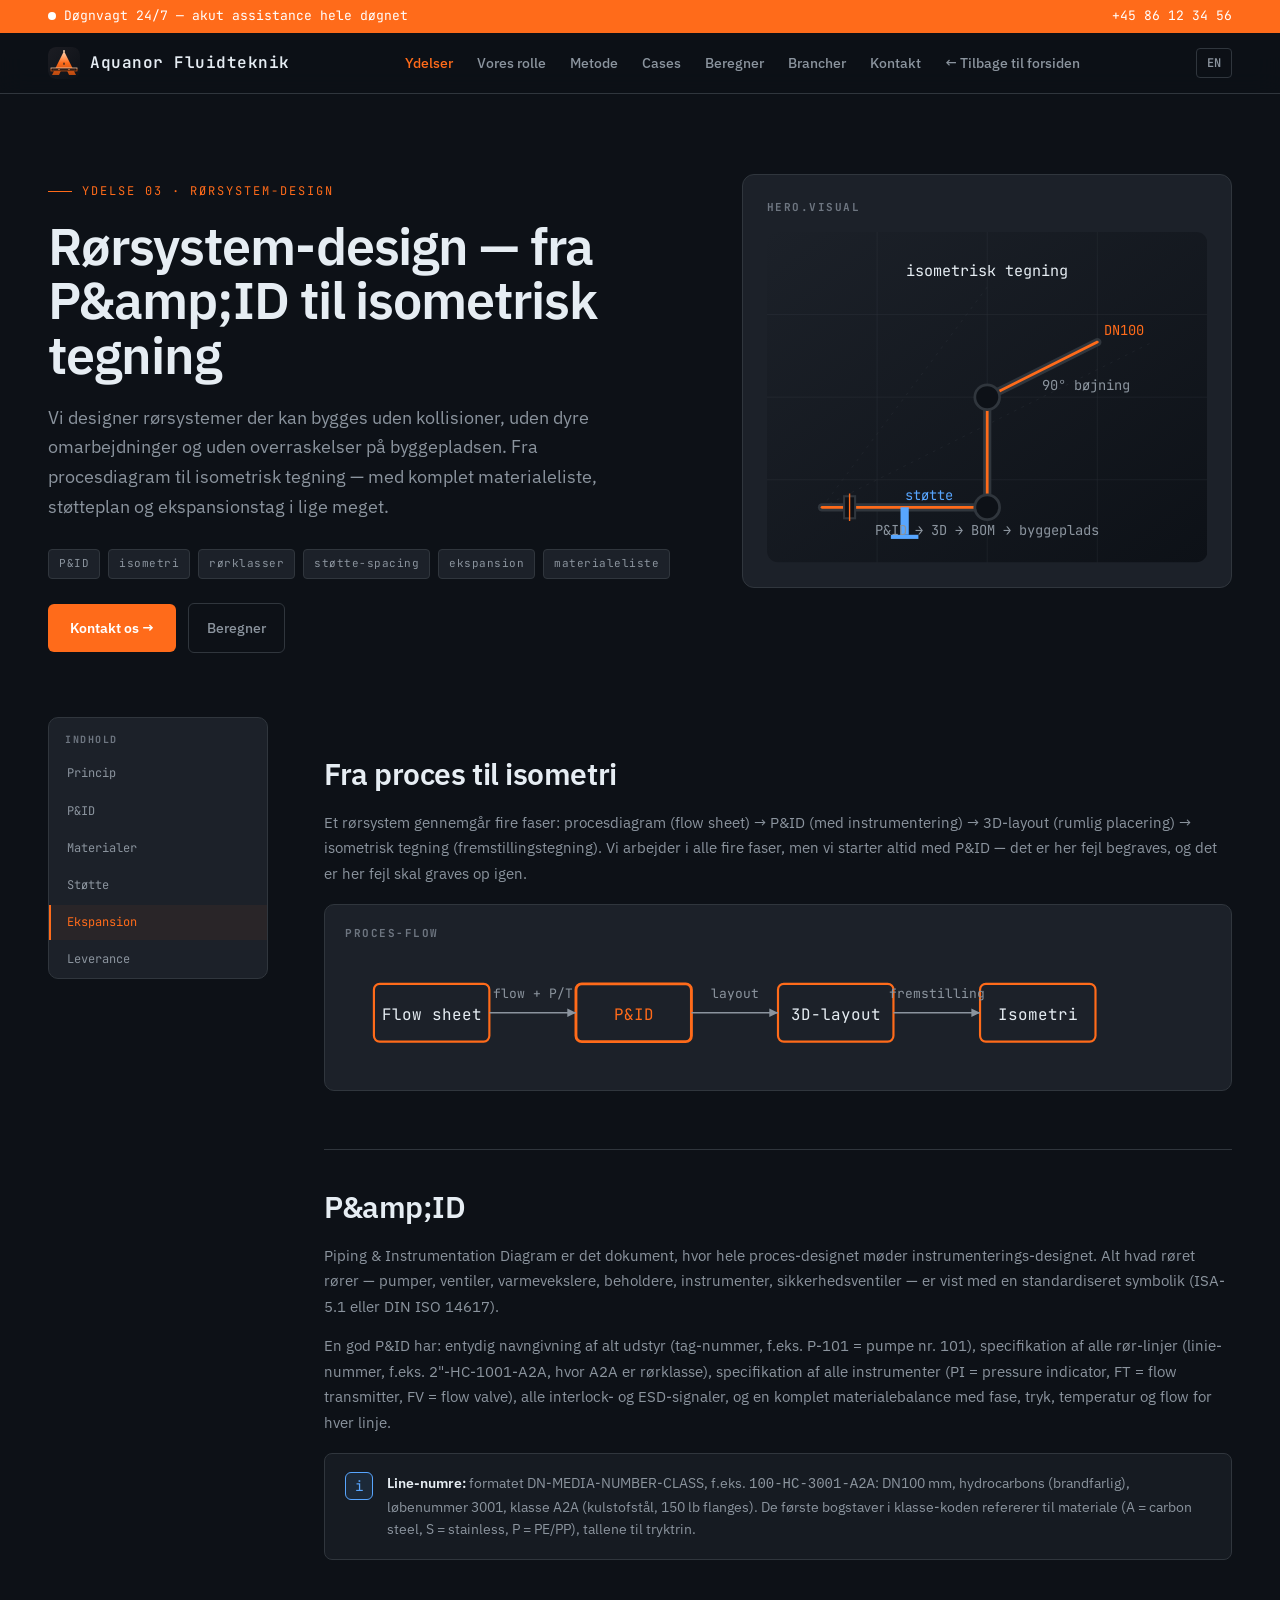
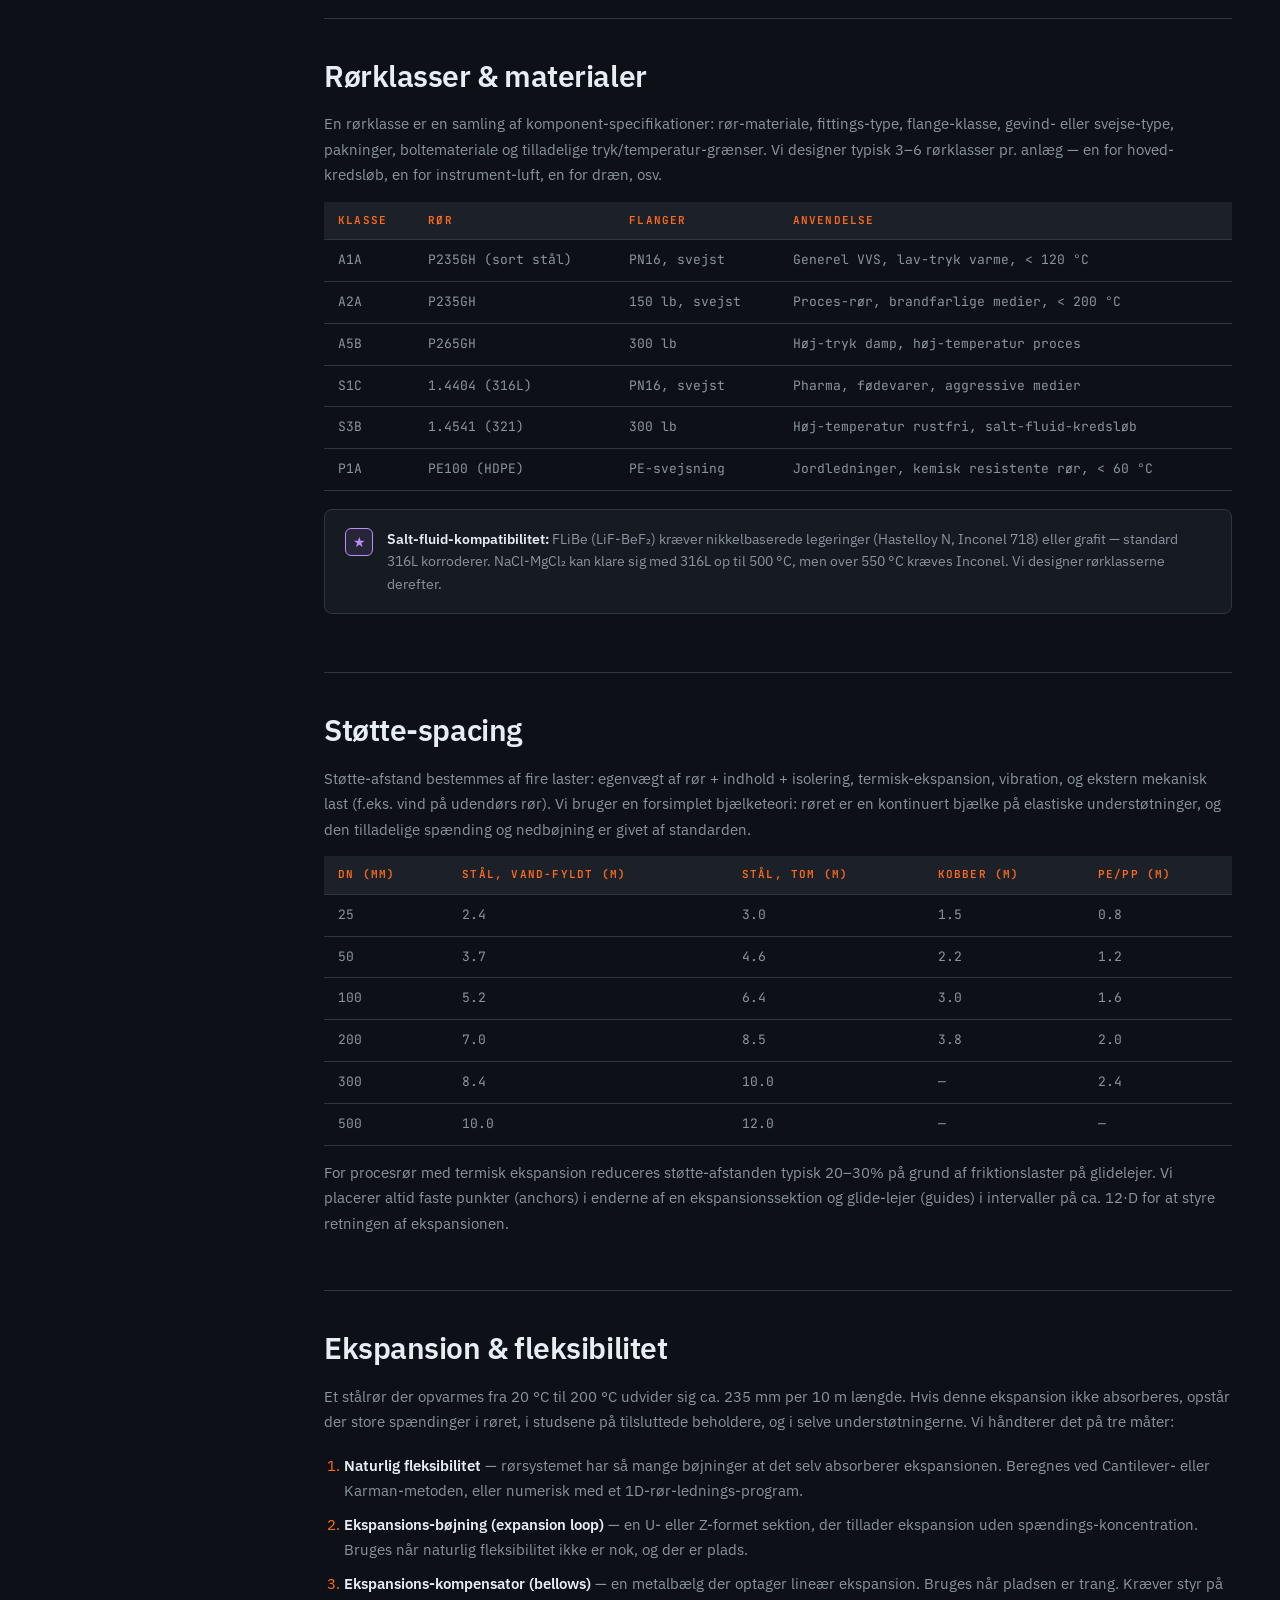
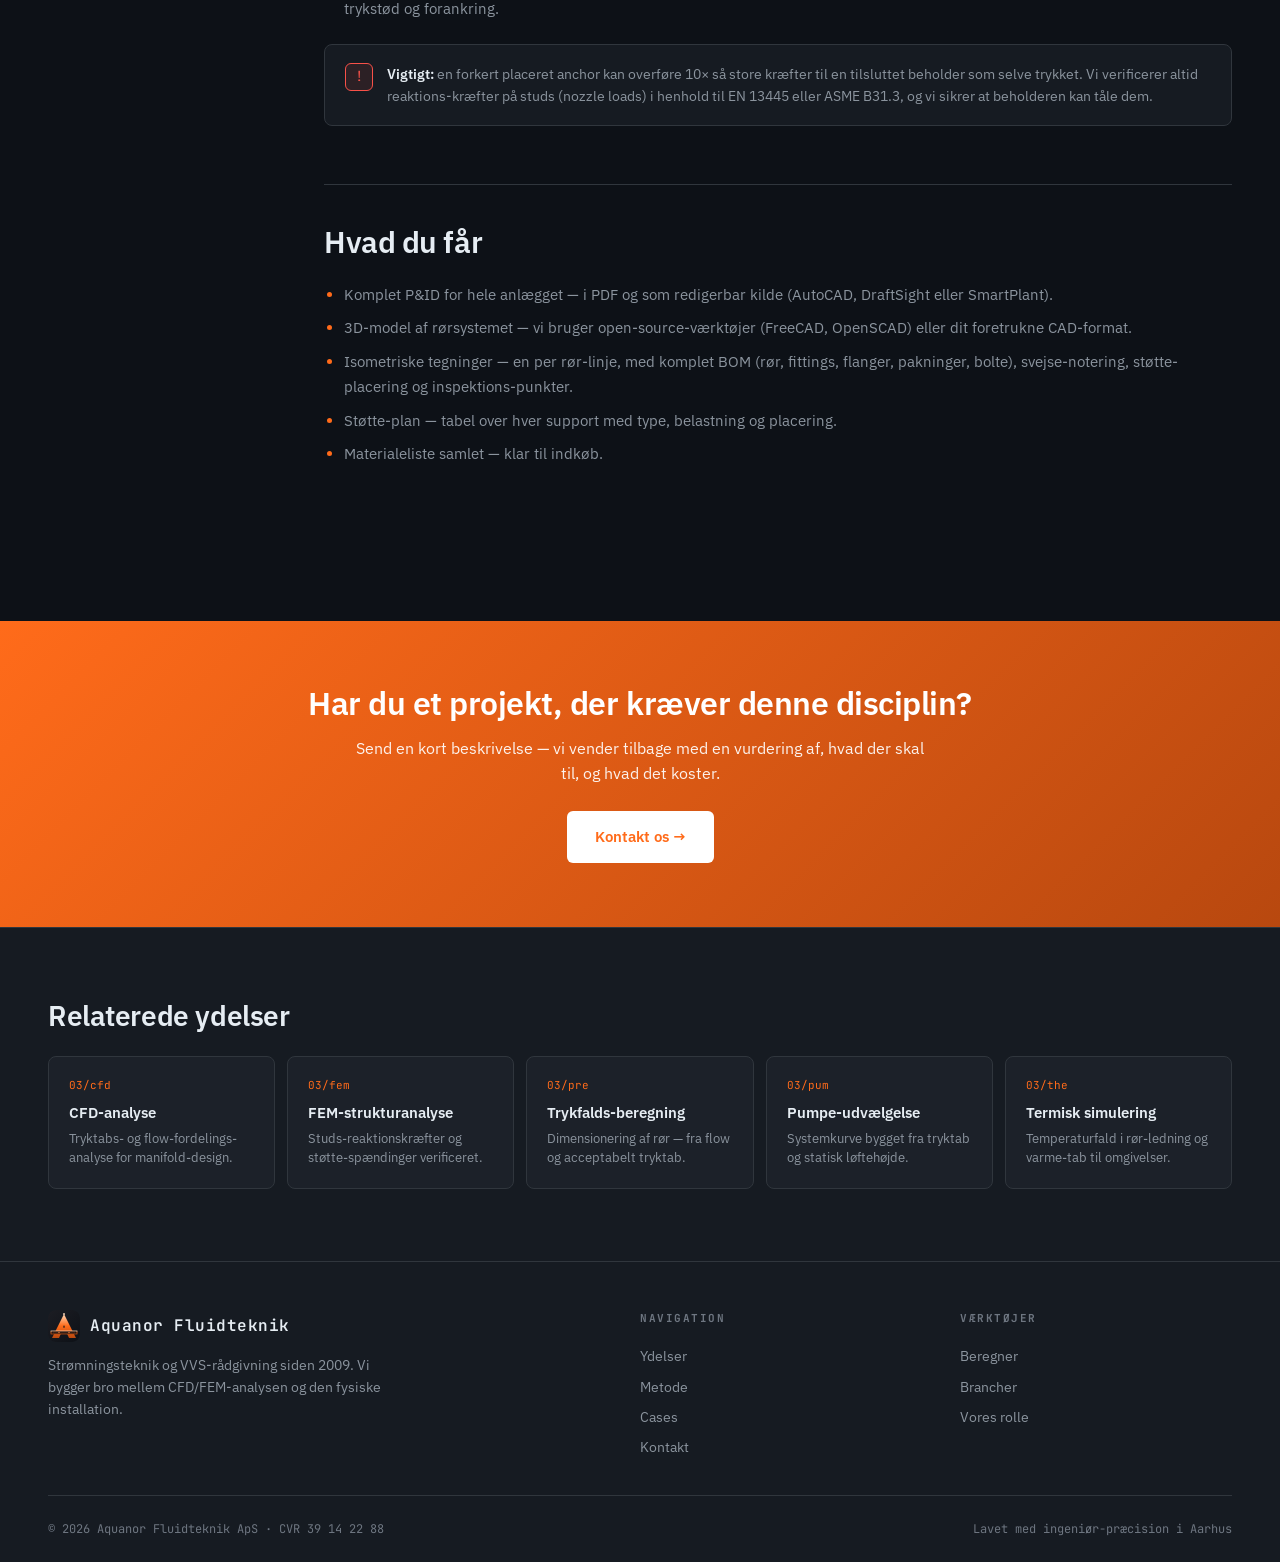
<file: services/pipe-design.html>
<!DOCTYPE html>
<html lang="da" data-lang="da">
<head>
<meta charset="UTF-8">
<meta name="viewport" content="width=device-width, initial-scale=1.0">
<title>Rørsystem-design — fra P&amp;ID til isometrisk tegning · Aquanor Fluidteknik</title>
<link rel="preconnect" href="https://fonts.googleapis.com">
<link rel="preconnect" href="https://fonts.gstatic.com" crossorigin>
<link href="https://fonts.googleapis.com/css2?family=IBM+Plex+Sans:wght@400;500;600;700&family=JetBrains+Mono:wght@400;500&display=swap" rel="stylesheet">
<link rel="icon" type="image/svg+xml" href="data:image/svg+xml;utf8,<svg xmlns='http://www.w3.org/2000/svg' viewBox='0 0 64 64'><defs><linearGradient id='b' x1='0' y1='0' x2='1' y2='1'><stop offset='0' stop-color='%231c1d23'/><stop offset='1' stop-color='%230d1117'/></linearGradient><linearGradient id='s' x1='0' y1='0' x2='0' y2='1'><stop offset='0' stop-color='%23ffd9b8'/><stop offset='0.5' stop-color='%23ff6b1a'/><stop offset='1' stop-color='%23b8480f'/></linearGradient><radialGradient id='d' cx='0.5' cy='0.5' r='0.5'><stop offset='0' stop-color='%23ffd9b8'/><stop offset='1' stop-color='%23ff6b1a'/></radialGradient></defs><rect width='64' height='64' rx='14' fill='url(%23b)'/><path d='M32 8 L8 56 H22 L26 47 L38 47 L42 56 H56 Z M30 35 L32 30 L34 35 Z' fill='url(%23s)'/><rect x='6' y='42' width='52' height='6' fill='%230d1117' stroke='url(%23s)' stroke-width='1.5'/><rect x='10' y='44' width='44' height='2' fill='none' stroke='%23ff6b1a' stroke-width='0.6' opacity='0.5'/><circle cx='22' cy='45' r='1.3' fill='url(%23d)'/><circle cx='42' cy='45' r='1.3' fill='url(%23d)'/><circle cx='32' cy='8' r='2' fill='%23ffd9b8' opacity='0.9'/></svg>">
<link rel="stylesheet" href="style.css">
</head>
<body>

<!-- STRIP -->
<div class="strip">
  <span><span class="dot"></span><span data-i18n="strip.oncall">Døgnvagt 24/7 — akut assistance hele døgnet</span></span>
  <span data-i18n="strip.phone">+45 86 12 34 56</span>
</div>

<!-- NAV -->
<nav class="nav">
  <a href="../index.html" class="logo">
    <span class="logo-mark"><svg viewBox="0 0 64 64" xmlns="http://www.w3.org/2000/svg" aria-label="Aquanor"><defs><linearGradient id="aqBgV2s" x1="0" y1="0" x2="1" y2="1"><stop offset="0" stop-color="#1c1d23"/><stop offset="1" stop-color="#0d1117"/></linearGradient><linearGradient id="aqStrV2s" x1="0" y1="0" x2="0" y2="1"><stop offset="0" stop-color="#ffd9b8"/><stop offset="0.5" stop-color="#ff6b1a"/><stop offset="1" stop-color="#b8480f"/></linearGradient><radialGradient id="aqDotV2s" cx="0.5" cy="0.5" r="0.5"><stop offset="0" stop-color="#ffd9b8"/><stop offset="1" stop-color="#ff6b1a"/></radialGradient></defs><rect width="64" height="64" rx="14" fill="url(#aqBgV2s)"/><path d="M32 8 L8 56 H22 L26 47 L38 47 L42 56 H56 Z M30 35 L32 30 L34 35 Z" fill="url(#aqStrV2s)"/><rect x="6" y="42" width="52" height="6" fill="#0d1117" stroke="url(#aqStrV2s)" stroke-width="1.5"/><rect x="10" y="44" width="44" height="2" fill="none" stroke="#ff6b1a" stroke-width="0.6" opacity="0.5"/><circle cx="22" cy="45" r="1.3" fill="url(#aqDotV2s)"/><circle cx="42" cy="45" r="1.3" fill="url(#aqDotV2s)"/><circle cx="32" cy="8" r="2" fill="#ffd9b8" opacity="0.9"/></svg></span>
    <span>Aquanor Fluidteknik</span>
  </a>
  <ul class="nav-links" id="navLinks">
    <li><a href="index.html" class="active" data-i18n="nav.services">Ydelser</a></li>
<li><a href="index.html#rolle" data-i18n="nav.role">Vores rolle</a></li>
<li><a href="index.html#metode" data-i18n="nav.method">Metode</a></li>
<li><a href="index.html#cases" data-i18n="nav.cases">Cases</a></li>
<li><a href="index.html#beregner" data-i18n="nav.calc">Beregner</a></li>
<li><a href="index.html#branches" data-i18n="nav.industries">Brancher</a></li>
<li><a href="index.html#kontakt" data-i18n="nav.contact">Kontakt</a></li>

    <li><a href="../index.html" data-i18n="nav.back">← Tilbage til forsiden</a></li>
  </ul>
  <div class="nav-actions">
    <button class="lang-toggle" id="langToggle" aria-label="Switch language">EN</button>
    <button class="hamburger" id="hamburger" aria-label="Menu">
      <span></span><span></span><span></span>
    </button>
  </div>
</nav>
<div class="scroll-progress" id="scrollProgress"></div>

<!-- PAGE HERO -->
<header class="page-hero">
  <div>
    <span class="page-eyebrow">Ydelse 03 · Rørsystem-design</span>
    <h1 class="page-title">Rørsystem-design — fra P&amp;ID til isometrisk tegning</h1>
    <p class="page-lead">Vi designer rørsystemer der kan bygges uden kollisioner, uden dyre omarbejdninger og uden overraskelser på byggepladsen. Fra procesdiagram til isometrisk tegning — med komplet materialeliste, støtteplan og ekspansionstag i lige meget.</p>
    <div class="page-tags"><span class="page-tag">P&amp;ID</span> <span class="page-tag">isometri</span> <span class="page-tag">rørklasser</span> <span class="page-tag">støtte-spacing</span> <span class="page-tag">ekspansion</span> <span class="page-tag">materialeliste</span></div>
    <a href="../index.html#kontakt" class="page-cta" data-i18n="cta.button">Kontakt os →</a>
    <a href="../index.html#beregner" class="page-cta-ghost" data-i18n="nav.calc">Beregner</a>
  </div>
  <div class="hero-visual">
    <h4 data-i18n="hero.visual">Teknisk reference</h4>
    <svg viewBox="0 0 320 240" xmlns="http://www.w3.org/2000/svg" aria-hidden="true">
    <defs>
      <linearGradient id="psdBg" x1="0" y1="0" x2="1" y2="1"><stop offset="0" stop-color="#1c2129"/><stop offset="1" stop-color="#0d1117"/></linearGradient>
    </defs>
    <rect width="320" height="240" fill="url(#psdBg)" rx="8"/>
    <!-- Isometric grid -->
    <g opacity=".15" stroke="#8b949e" stroke-width=".4" fill="none">
      <line x1="0"   y1="60"  x2="320" y2="60"/>
      <line x1="0"   y1="120" x2="320" y2="120"/>
      <line x1="0"   y1="180" x2="320" y2="180"/>
      <line x1="80"  y1="0"   x2="80"  y2="240"/>
      <line x1="160" y1="0"   x2="160" y2="240"/>
      <line x1="240" y1="0"   x2="240" y2="240"/>
      <!-- Iso axes -->
      <line x1="40"  y1="200" x2="280" y2="80"  stroke-dasharray="2 4"/>
      <line x1="40"  y1="200" x2="160" y2="40"  stroke-dasharray="2 4"/>
    </g>
    <!-- Isometric pipe run -->
    <g stroke="#30363d" stroke-width="6" stroke-linecap="round" fill="none">
      <line x1="40"  y1="200" x2="160" y2="200"/>
      <line x1="160" y1="200" x2="160" y2="120"/>
      <line x1="160" y1="120" x2="240" y2="80"/>
    </g>
    <g stroke="#ff6b1a" stroke-width="2" stroke-linecap="round" fill="none">
      <line x1="40"  y1="200" x2="160" y2="200"/>
      <line x1="160" y1="200" x2="160" y2="120"/>
      <line x1="160" y1="120" x2="240" y2="80"/>
    </g>
    <!-- Elbow -->
    <circle cx="160" cy="200" r="9" fill="#0d1117" stroke="#30363d" stroke-width="2"/>
    <circle cx="160" cy="120" r="9" fill="#0d1117" stroke="#30363d" stroke-width="2"/>
    <!-- Flange -->
    <g transform="translate(60 200)">
      <rect x="-4" y="-8" width="8" height="16" fill="#0d1117" stroke="#30363d" stroke-width="1.5"/>
      <line x1="0" y1="-10" x2="0" y2="10" stroke="#ff6b1a" stroke-width="1"/>
    </g>
    <!-- Support -->
    <g transform="translate(100 200)">
      <rect x="-3" y="0" width="6" height="20" fill="#58a6ff"/>
      <rect x="-10" y="20" width="20" height="3" fill="#58a6ff"/>
    </g>
    <!-- Annotation -->
    <text x="100" y="195" font-family="JetBrains Mono" font-size="10" fill="#58a6ff">støtte</text>
    <text x="200" y="115" font-family="JetBrains Mono" font-size="10" fill="#8b949e">90° bøjning</text>
    <text x="245" y="75"  font-family="JetBrains Mono" font-size="10" fill="#ff6b1a">DN100</text>
    <text x="160" y="32"  font-family="JetBrains Mono" font-size="11" fill="#e6edf3" text-anchor="middle">isometrisk tegning</text>
    <text x="160" y="220" font-family="JetBrains Mono" font-size="10" fill="#8b949e" text-anchor="middle">P&amp;ID → 3D → BOM → byggeplads</text>
  </svg>
  </div>
</header>

<!-- LAYOUT: SIDEBAR + CONTENT -->
<div class="layout">
  <aside class="sidenav">
    <h5>Indhold</h5>
    <a href="#proces">Princip</a>
<a href="#pid">P&amp;ID</a>
<a href="#klasser">Materialer</a>
<a href="#stoette">Støtte</a>
<a href="#ekspansion">Ekspansion</a>
<a href="#leverance">Leverance</a>

  </aside>
  <main class="content">
    <div class="block" id="proces">
<h2 data-i18n-da="Fra proces til isometri">Fra proces til isometri</h2>
<div class="reveal" data-delay="1"><p data-i18n-dp="0" data-da="Et rørsystem gennemgår fire faser: procesdiagram (flow sheet) → P&amp;amp;ID (med instrumentering) → 3D-layout (rumlig placering) → isometrisk tegning (fremstillingstegning). Vi arbejder i alle fire faser, men vi starter altid med P&amp;amp;ID — det er her fejl begraves, og det er her fejl skal graves op igen." data-en="A pipe system goes through four phases: process flow diagram → P&amp;amp;ID (with instrumentation) → 3D layout (spatial placement) → isometric drawing (fabrication drawing). We work in all four phases, but we always start with the P&amp;amp;ID — that's where mistakes get buried, and where they need to be dug back up.">Et rørsystem gennemgår fire faser: procesdiagram (flow sheet) → P&amp;ID (med instrumentering) → 3D-layout (rumlig placering) → isometrisk tegning (fremstillingstegning). Vi arbejder i alle fire faser, men vi starter altid med P&amp;ID — det er her fejl begraves, og det er her fejl skal graves op igen.</p></div>
<div class="diagram reveal" data-delay="1"><h5>Proces-flow</h5><svg viewBox="0 0 600 80" xmlns="http://www.w3.org/2000/svg" aria-hidden="true">
            <rect width="600" height="80" fill="none"/>
            <g font-family="JetBrains Mono" font-size="11" fill="#e6edf3">
              <rect x="20"  y="20" width="80" height="40" rx="4" fill="#1c2129" stroke="#ff6b1a" stroke-width="1.5"/>
              <text x="60"  y="45" text-anchor="middle">Flow sheet</text>
              <rect x="160" y="20" width="80" height="40" rx="4" fill="#1c2129" stroke="#ff6b1a" stroke-width="2"/>
              <text x="200" y="45" text-anchor="middle" fill="#ff6b1a">P&amp;ID</text>
              <rect x="300" y="20" width="80" height="40" rx="4" fill="#1c2129" stroke="#ff6b1a" stroke-width="1.5"/>
              <text x="340" y="45" text-anchor="middle">3D-layout</text>
              <rect x="440" y="20" width="80" height="40" rx="4" fill="#1c2129" stroke="#ff6b1a" stroke-width="1.5"/>
              <text x="480" y="45" text-anchor="middle">Isometri</text>
            </g>
            <g stroke="#8b949e" stroke-width="1" fill="none" marker-end="url(#arrP)">
              <line x1="100" y1="40" x2="160" y2="40"/>
              <line x1="240" y1="40" x2="300" y2="40"/>
              <line x1="380" y1="40" x2="440" y2="40"/>
            </g>
            <defs>
              <marker id="arrP" markerWidth="8" markerHeight="8" refX="6" refY="3" orient="auto">
                <path d="M0,0 L6,3 L0,6 Z" fill="#8b949e"/>
              </marker>
            </defs>
            <g font-family="JetBrains Mono" font-size="9" fill="#8b949e" text-anchor="middle">
              <text x="130" y="30">flow + P/T</text>
              <text x="270" y="30">layout</text>
              <text x="410" y="30">fremstilling</text>
            </g>
          </svg></div>
</div>
<div class="block" id="pid">
<h2 data-i18n-da="P&amp;amp;ID">P&amp;ID</h2>
<div class="reveal" data-delay="1"><p data-i18n-dp="0" data-da="Piping &amp;amp; Instrumentation Diagram er det dokument, hvor hele proces-designet møder instrumenterings-designet. Alt hvad røret rører — pumper, ventiler, varmevekslere, beholdere, instrumenter, sikkerhedsventiler — er vist med en standardiseret symbolik (ISA-5.1 eller DIN ISO 14617)." data-en="Piping &amp;amp; Instrumentation Diagram is the document where the entire process design meets the instrumentation design. Everything the pipe touches — pumps, valves, heat exchangers, vessels, instruments, safety valves — is shown with standardised symbology (ISA-5.1 or DIN ISO 14617).">Piping &amp; Instrumentation Diagram er det dokument, hvor hele proces-designet møder instrumenterings-designet. Alt hvad røret rører — pumper, ventiler, varmevekslere, beholdere, instrumenter, sikkerhedsventiler — er vist med en standardiseret symbolik (ISA-5.1 eller DIN ISO 14617).</p></div>
<div class="reveal" data-delay="1"><p data-i18n-dp="0" data-da="En god P&amp;amp;ID har: entydig navngivning af alt udstyr (tag-nummer, f.eks. P-101 = pumpe nr. 101), specifikation af alle rør-linjer (linie-nummer, f.eks. 2&amp;quot;-HC-1001-A2A, hvor A2A er rørklasse), specifikation af alle instrumenter (PI = pressure indicator, FT = flow transmitter, FV = flow valve), alle interlock- og ESD-signaler, og en komplet materialebalance med fase, tryk, temperatur og flow for hver linje." data-en="A good P&amp;amp;ID has: unique naming of all equipment (tag number, e.g. P-101 = pump 101), specification of all pipe lines (line number, e.g. 2&amp;quot;-HC-1001-A2A where A2A is the pipe class), specification of all instruments (PI = pressure indicator, FT = flow transmitter, FV = flow valve), all interlock and ESD signals, and a complete material balance with phase, pressure, temperature, and flow for each line.">En god P&amp;ID har: entydig navngivning af alt udstyr (tag-nummer, f.eks. P-101 = pumpe nr. 101), specifikation af alle rør-linjer (linie-nummer, f.eks. 2&quot;-HC-1001-A2A, hvor A2A er rørklasse), specifikation af alle instrumenter (PI = pressure indicator, FT = flow transmitter, FV = flow valve), alle interlock- og ESD-signaler, og en komplet materialebalance med fase, tryk, temperatur og flow for hver linje.</p></div>
<div class="callout tip reveal" data-delay="1"><div class="icon">i</div><p><strong>Line-numre:</strong> formatet DN-MEDIA-NUMBER-CLASS, f.eks. <code>100-HC-3001-A2A</code>: DN100 mm, hydrocarbons (brandfarlig), løbenummer 3001, klasse A2A (kulstofstål, 150 lb flanges). De første bogstaver i klasse-koden refererer til materiale (A = carbon steel, S = stainless, P = PE/PP), tallene til tryktrin.</p></div>
</div>
<div class="block" id="klasser">
<h2 data-i18n-da="Rørklasser &amp; materialer">Rørklasser & materialer</h2>
<div class="reveal" data-delay="1"><p data-i18n-dp="0" data-da="En rørklasse er en samling af komponent-specifikationer: rør-materiale, fittings-type, flange-klasse, gevind- eller svejse-type, pakninger, boltemateriale og tilladelige tryk/temperatur-grænser. Vi designer typisk 3–6 rørklasser pr. anlæg — en for hoved-kredsløb, en for instrument-luft, en for dræn, osv." data-en="A pipe class is a bundle of component specifications: pipe material, fitting type, flange class, threaded or welded type, gaskets, bolt material, and allowable pressure/temperature limits. We typically design 3–6 pipe classes per plant — one for the main loop, one for instrument air, one for drains, etc.">En rørklasse er en samling af komponent-specifikationer: rør-materiale, fittings-type, flange-klasse, gevind- eller svejse-type, pakninger, boltemateriale og tilladelige tryk/temperatur-grænser. Vi designer typisk 3–6 rørklasser pr. anlæg — en for hoved-kredsløb, en for instrument-luft, en for dræn, osv.</p></div>
<div class="reveal" data-delay="1"><table class="spec"><thead><tr><th>Klasse</th><th>Rør</th><th>Flanger</th><th>Anvendelse</th></tr></thead><tbody>
             <tr><td>A1A</td><td>P235GH (sort stål)</td><td>PN16, svejst</td><td>Generel VVS, lav-tryk varme, &lt; 120 °C</td></tr>
             <tr><td>A2A</td><td>P235GH</td><td>150 lb, svejst</td><td>Proces-rør, brandfarlige medier, &lt; 200 °C</td></tr>
             <tr><td>A5B</td><td>P265GH</td><td>300 lb</td><td>Høj-tryk damp, høj-temperatur proces</td></tr>
             <tr><td>S1C</td><td>1.4404 (316L)</td><td>PN16, svejst</td><td>Pharma, fødevarer, aggressive medier</td></tr>
             <tr><td>S3B</td><td>1.4541 (321)</td><td>300 lb</td><td>Høj-temperatur rustfri, salt-fluid-kredsløb</td></tr>
             <tr><td>P1A</td><td>PE100 (HDPE)</td><td>PE-svejsning</td><td>Jordledninger, kemisk resistente rør, &lt; 60 °C</td></tr>
             </tbody></table></div>
<div class="callout note reveal" data-delay="1"><div class="icon">★</div><p><strong>Salt-fluid-kompatibilitet:</strong> FLiBe (LiF-BeF₂) kræver nikkelbaserede legeringer (Hastelloy N, Inconel 718) eller grafit — standard 316L korroderer. NaCl-MgCl₂ kan klare sig med 316L op til 500 °C, men over 550 °C kræves Inconel. Vi designer rørklasserne derefter.</p></div>
</div>
<div class="block" id="stoette">
<h2 data-i18n-da="Støtte-spacing">Støtte-spacing</h2>
<div class="reveal" data-delay="1"><p data-i18n-dp="0" data-da="Støtte-afstand bestemmes af fire laster: egenvægt af rør + indhold + isolering, termisk-ekspansion, vibration, og ekstern mekanisk last (f.eks. vind på udendørs rør). Vi bruger en forsimplet bjælketeori: røret er en kontinuert bjælke på elastiske understøtninger, og den tilladelige spænding og nedbøjning er givet af standarden." data-en="Support spacing is determined by four loads: self-weight of pipe + contents + insulation, thermal expansion, vibration, and external mechanical load (e.g. wind on outdoor piping). We use a simplified beam theory: the pipe is a continuous beam on elastic supports, and the allowable stress and deflection are given by the standard.">Støtte-afstand bestemmes af fire laster: egenvægt af rør + indhold + isolering, termisk-ekspansion, vibration, og ekstern mekanisk last (f.eks. vind på udendørs rør). Vi bruger en forsimplet bjælketeori: røret er en kontinuert bjælke på elastiske understøtninger, og den tilladelige spænding og nedbøjning er givet af standarden.</p></div>
<div class="reveal" data-delay="1"><table class="spec"><thead><tr><th>DN (mm)</th><th>Stål, vand-fyldt (m)</th><th>Stål, tom (m)</th><th>Kobber (m)</th><th>PE/PP (m)</th></tr></thead><tbody>
             <tr><td>25</td><td>2.4</td><td>3.0</td><td>1.5</td><td>0.8</td></tr>
             <tr><td>50</td><td>3.7</td><td>4.6</td><td>2.2</td><td>1.2</td></tr>
             <tr><td>100</td><td>5.2</td><td>6.4</td><td>3.0</td><td>1.6</td></tr>
             <tr><td>200</td><td>7.0</td><td>8.5</td><td>3.8</td><td>2.0</td></tr>
             <tr><td>300</td><td>8.4</td><td>10.0</td><td>—</td><td>2.4</td></tr>
             <tr><td>500</td><td>10.0</td><td>12.0</td><td>—</td><td>—</td></tr>
             </tbody></table></div>
<div class="reveal" data-delay="1"><p data-i18n-dp="0" data-da="For procesrør med termisk ekspansion reduceres støtte-afstanden typisk 20–30% på grund af friktionslaster på glidelejer. Vi placerer altid faste punkter (anchors) i enderne af en ekspansionssektion og glide-lejer (guides) i intervaller på ca. 12·D for at styre retningen af ekspansionen." data-en="For process pipe with thermal expansion, support spacing is typically reduced 20–30% due to friction loads on sliding supports. We always place anchors at the ends of an expansion section and guides at intervals of about 12·D to control the direction of expansion.">For procesrør med termisk ekspansion reduceres støtte-afstanden typisk 20–30% på grund af friktionslaster på glidelejer. Vi placerer altid faste punkter (anchors) i enderne af en ekspansionssektion og glide-lejer (guides) i intervaller på ca. 12·D for at styre retningen af ekspansionen.</p></div>
</div>
<div class="block" id="ekspansion">
<h2 data-i18n-da="Ekspansion &amp; fleksibilitet">Ekspansion & fleksibilitet</h2>
<div class="reveal" data-delay="1"><p data-i18n-dp="0" data-da="Et stålrør der opvarmes fra 20 °C til 200 °C udvider sig ca. 235 mm per 10 m længde. Hvis denne ekspansion ikke absorberes, opstår der store spændinger i røret, i studsene på tilsluttede beholdere, og i selve understøtningerne. Vi håndterer det på tre måter:" data-en="A steel pipe heated from 20 °C to 200 °C expands about 235 mm per 10 m length. If this expansion isn't absorbed, large stresses build up in the pipe, in nozzles on connected vessels, and in the supports themselves. We handle it three ways:">Et stålrør der opvarmes fra 20 °C til 200 °C udvider sig ca. 235 mm per 10 m længde. Hvis denne ekspansion ikke absorberes, opstår der store spændinger i røret, i studsene på tilsluttede beholdere, og i selve understøtningerne. Vi håndterer det på tre måter:</p></div>
<div class="reveal" data-delay="1"><ol><li><strong>Naturlig fleksibilitet</strong> — rørsystemet har så mange bøjninger at det selv absorberer ekspansionen. Beregnes ved Cantilever- eller Karman-metoden, eller numerisk med et 1D-rør-lednings-program.</li>
<li><strong>Ekspansions-bøjning (expansion loop)</strong> — en U- eller Z-formet sektion, der tillader ekspansion uden spændings-koncentration. Bruges når naturlig fleksibilitet ikke er nok, og der er plads.</li>
<li><strong>Ekspansions-kompensator (bellows)</strong> — en metalbælg der optager lineær ekspansion. Bruges når pladsen er trang. Kræver styr på trykstød og forankring.</li></ol></div>
<div class="callout warn reveal" data-delay="1"><div class="icon">!</div><p><strong>Vigtigt:</strong> en forkert placeret anchor kan overføre 10× så store kræfter til en tilsluttet beholder som selve trykket. Vi verificerer altid reaktions-kræfter på studs (nozzle loads) i henhold til EN 13445 eller ASME B31.3, og vi sikrer at beholderen kan tåle dem.</p></div>
</div>
<div class="block" id="leverance">
<h2 data-i18n-da="Hvad du får">Hvad du får</h2>
<div class="reveal" data-delay="1"><ul><li>Komplet P&amp;ID for hele anlægget — i PDF og som redigerbar kilde (AutoCAD, DraftSight eller SmartPlant).</li>
<li>3D-model af rørsystemet — vi bruger open-source-værktøjer (FreeCAD, OpenSCAD) eller dit foretrukne CAD-format.</li>
<li>Isometriske tegninger — en per rør-linje, med komplet BOM (rør, fittings, flanger, pakninger, bolte), svejse-notering, støtte-placering og inspektions-punkter.</li>
<li>Støtte-plan — tabel over hver support med type, belastning og placering.</li>
<li>Materialeliste samlet — klar til indkøb.</li></ul></div>
</div>
  </main>
</div>

<!-- CTA STRIP -->
<section class="cta-strip">
  <h2 data-i18n="cta.title">Har du et projekt, der kræver denne disciplin?</h2>
  <p data-i18n="cta.lead">Send en kort beskrivelse — vi vender tilbage med en vurdering af, hvad der skal til, og hvad det koster.</p>
  <a href="../index.html#kontakt" class="cta" data-i18n="cta.button">Kontakt os →</a>
</section>

<!-- RELATED -->
<section class="related">
  <div class="related-inner">
    <h2 data-i18n="related.title">Relaterede ydelser</h2>
    <div class="related-grid">
      <a class="related-card" href="cfd.html">
          <div class="related-num">03/cfd</div>
          <div class="related-name">CFD-analyse</div>
          <div class="related-desc">Tryktabs- og flow-fordelings-analyse for manifold-design.</div>
        </a><a class="related-card" href="fem.html">
          <div class="related-num">03/fem</div>
          <div class="related-name">FEM-strukturanalyse</div>
          <div class="related-desc">Studs-reaktionskræfter og støtte-spændinger verificeret.</div>
        </a><a class="related-card" href="pressure-drop.html">
          <div class="related-num">03/pre</div>
          <div class="related-name">Trykfalds-beregning</div>
          <div class="related-desc">Dimensionering af rør — fra flow og acceptabelt tryktab.</div>
        </a><a class="related-card" href="pump-selection.html">
          <div class="related-num">03/pum</div>
          <div class="related-name">Pumpe-udvælgelse</div>
          <div class="related-desc">Systemkurve bygget fra tryktab og statisk løftehøjde.</div>
        </a><a class="related-card" href="thermal.html">
          <div class="related-num">03/the</div>
          <div class="related-name">Termisk simulering</div>
          <div class="related-desc">Temperaturfald i rør-ledning og varme-tab til omgivelser.</div>
        </a>
    </div>
  </div>
</section>

<!-- FOOTER -->
<footer>
  <div class="footer-inner">
    <div class="footer-brand">
      <div class="logo"><span class="logo-mark"><svg viewBox="0 0 64 64" xmlns="http://www.w3.org/2000/svg" aria-label="Aquanor"><defs><linearGradient id="aqBgV2s" x1="0" y1="0" x2="1" y2="1"><stop offset="0" stop-color="#1c1d23"/><stop offset="1" stop-color="#0d1117"/></linearGradient><linearGradient id="aqStrV2s" x1="0" y1="0" x2="0" y2="1"><stop offset="0" stop-color="#ffd9b8"/><stop offset="0.5" stop-color="#ff6b1a"/><stop offset="1" stop-color="#b8480f"/></linearGradient><radialGradient id="aqDotV2s" cx="0.5" cy="0.5" r="0.5"><stop offset="0" stop-color="#ffd9b8"/><stop offset="1" stop-color="#ff6b1a"/></radialGradient></defs><rect width="64" height="64" rx="14" fill="url(#aqBgV2s)"/><path d="M32 8 L8 56 H22 L26 47 L38 47 L42 56 H56 Z M30 35 L32 30 L34 35 Z" fill="url(#aqStrV2s)"/><rect x="6" y="42" width="52" height="6" fill="#0d1117" stroke="url(#aqStrV2s)" stroke-width="1.5"/><rect x="10" y="44" width="44" height="2" fill="none" stroke="#ff6b1a" stroke-width="0.6" opacity="0.5"/><circle cx="22" cy="45" r="1.3" fill="url(#aqDotV2s)"/><circle cx="42" cy="45" r="1.3" fill="url(#aqDotV2s)"/><circle cx="32" cy="8" r="2" fill="#ffd9b8" opacity="0.9"/></svg></span><span>Aquanor Fluidteknik</span></div>
      <p data-i18n="footer.tag">Strømningsteknik og VVS-rådgivning siden 2009. Vi bygger bro mellem CFD/FEM-analysen og den fysiske installation.</p>
    </div>
    <div class="footer-col">
      <h4 data-i18n="footer.nav">Navigation</h4>
      <ul>
        <li><a href="../index.html#ydelser" data-i18n="nav.services">Ydelser</a></li>
        <li><a href="../index.html#metode" data-i18n="nav.method">Metode</a></li>
        <li><a href="../index.html#cases" data-i18n="nav.cases">Cases</a></li>
        <li><a href="../index.html#kontakt" data-i18n="nav.contact">Kontakt</a></li>
      </ul>
    </div>
    <div class="footer-col">
      <h4 data-i18n="footer.tools">Værktøjer</h4>
      <ul>
        <li><a href="../index.html#beregner" data-i18n="nav.calc">Beregner</a></li>
        <li><a href="../index.html#branches" data-i18n="nav.industries">Brancher</a></li>
        <li><a href="../index.html#rolle" data-i18n="nav.role">Vores rolle</a></li>
      </ul>
    </div>
  </div>
  <div class="footer-bottom">
    <span data-i18n="footer.copyright">© 2026 Aquanor Fluidteknik ApS · CVR 39 14 22 88</span>
    <span data-i18n="footer.made">Lavet med ingeniør-præcision i Aarhus</span>
  </div>
</footer>

<!-- I18N DATA -->
<script id="page-i18n" type="application/json">{"strip.oncall": ["Døgnvagt 24/7 — akut assistance hele døgnet", "On-call dispatch 24/7 — emergency assistance around the clock"], "strip.phone": ["+45 86 12 34 56", "+45 86 12 34 56"], "nav.services": ["Ydelser", "Services"], "nav.role": ["Vores rolle", "Our role"], "nav.method": ["Metode", "Method"], "nav.cases": ["Cases", "Cases"], "nav.calc": ["Beregner", "Calculator"], "nav.industries": ["Brancher", "Industries"], "nav.contact": ["Kontakt", "Contact"], "nav.back": ["← Tilbage til forsiden", "← Back to overview"], "footer.tag": ["Strømningsteknik og VVS-rådgivning siden 2009. Vi bygger bro mellem CFD/FEM-analysen og den fysiske installation.", "Flow engineering and HVAC consultancy since 2009. We bridge the gap between CFD/FEM analysis and physical installation."], "footer.nav": ["Navigation", "Navigation"], "footer.tools": ["Værktøjer", "Tools"], "footer.made": ["Lavet med ingeniør-præcision i Aarhus", "Engineered with precision in Aarhus"], "footer.copyright": ["© 2026 Aquanor Fluidteknik ApS · CVR 39 14 22 88", "© 2026 Aquanor Fluidteknik ApS · VAT 39 14 22 88"], "related.title": ["Relaterede ydelser", "Related services"], "related.lead": ["Vi leverer alle seks discipliner med samme ingeniør som ansvarlig fra start til slut.", "We deliver all six disciplines with the same engineer responsible from start to finish."], "cta.title": ["Har du et projekt, der kræver denne disciplin?", "Got a project that needs this discipline?"], "cta.lead": ["Send en kort beskrivelse — vi vender tilbage med en vurdering af, hvad der skal til, og hvad det koster.", "Send a short description — we'll get back with an assessment of what's needed and what it costs."], "cta.button": ["Kontakt os →", "Get in touch →"], "title": ["Rørsystem-design — fra P&amp;ID til isometrisk tegning", "Pipe system design — from P&amp;ID to isometric drawing"], "eyebrow": ["Ydelse 03 · Rørsystem-design", "Service 03 · Pipe system design"], "lead": ["Vi designer rørsystemer der kan bygges uden kollisioner, uden dyre omarbejdninger og uden overraskelser på byggepladsen. Fra procesdiagram til isometrisk tegning — med komplet materialeliste, støtteplan og ekspansionstag i lige meget.", "We design pipe systems that can be built without clashes, without expensive rework, and without surprises on site. From process diagram to isometric drawing — with complete BOM, support plan, and expansion handling in the same package."], "tags": [["P&ID", "isometri", "rørklasser", "støtte-spacing", "ekspansion", "materialeliste"], ["P&ID", "isometric", "pipe classes", "support spacing", "expansion", "BOM"]], "sections": {"proces": ["Fra proces til isometri", "From process to isometric"], "pid": ["P&amp;ID", "P&amp;ID"], "klasser": ["Rørklasser & materialer", "Pipe classes & materials"], "stoette": ["Støtte-spacing", "Support spacing"], "ekspansion": ["Ekspansion & fleksibilitet", "Expansion & flexibility"], "leverance": ["Hvad du får", "What you receive"]}}</script>

<script>
(function(){
  const PAGE_I18N = JSON.parse(document.getElementById('page-i18n').textContent);
  let curLang = localStorage.getItem('aquanor-lang') || 'da';

  function t(key){
    const v = PAGE_I18N[key];
    if(!v) return key;
    return v[curLang === 'en' ? 1 : 0];
  }

  function setLang(lang){
    curLang = lang;
    localStorage.setItem('aquanor-lang', lang);
    document.documentElement.lang = lang;
    document.documentElement.setAttribute('data-lang', lang);
    // Update all data-i18n elements
    document.querySelectorAll('[data-i18n]').forEach(el => {
      const v = t(el.getAttribute('data-i18n'));
      if(v !== undefined) el.textContent = v;
    });
    // Swap h2 + section headings: data-i18n-da holds DA text, English uses sections dict
    document.querySelectorAll('[data-i18n-da]').forEach(el => {
      // Check if there's a section mapping
      const parent = el.closest('.block');
      if(parent && parent.id){
        const sec = PAGE_I18N.sections && PAGE_I18N.sections[parent.id];
        if(sec){ el.textContent = sec[lang === 'en' ? 1 : 0]; return; }
      }
      // Fallback: keep DA text
      el.textContent = el.getAttribute('data-i18n-da');
    });
    // Toggle button label
    document.getElementById('langToggle').textContent = lang === 'da' ? 'EN' : 'DA';
    // Update hero-eyebrow, title, lead, tags if present
    const heroTitle = document.querySelector('.page-title');
    if(heroTitle) heroTitle.textContent = t('title');
    const heroLead = document.querySelector('.page-lead');
    if(heroLead) heroLead.textContent = t('lead');
    const heroEyebrow = document.querySelector('.page-eyebrow');
    if(heroEyebrow) heroEyebrow.textContent = t('eyebrow');
  }

  document.getElementById('langToggle').addEventListener('click', () => {
    setLang(curLang === 'da' ? 'en' : 'da');
  });
  setLang(curLang);

  // Hamburger
  const hamburger = document.getElementById('hamburger');
  const navLinks = document.getElementById('navLinks');
  if(hamburger && navLinks){
    hamburger.addEventListener('click', () => {
      hamburger.classList.toggle('open');
      navLinks.classList.toggle('open');
    });
  }

  // Nav scroll state
  const navEl = document.querySelector('.nav');
  window.addEventListener('scroll', () => {
    if(window.scrollY > 80) navEl.classList.add('scrolled');
    else navEl.classList.remove('scrolled');
  }, {passive:true});

  // Scroll progress
  let _scrollTick = false;
  window.addEventListener('scroll', () => {
    if(!_scrollTick){
      requestAnimationFrame(() => {
        const h = document.documentElement.scrollHeight - window.innerHeight;
        const pct = h > 0 ? (window.scrollY / h) * 100 : 0;
        const bar = document.getElementById('scrollProgress');
        if(bar) bar.style.width = pct + '%';
        _scrollTick = false;
      });
      _scrollTick = true;
    }
  }, {passive:true});

  // Reveal on scroll
  const obs = new IntersectionObserver((entries) => {
    entries.forEach(e => {
      if(e.isIntersecting){ e.target.classList.add('revealed'); obs.unobserve(e.target); }
    });
  }, {threshold:.12, rootMargin:'0px 0px -5% 0px'});
  document.querySelectorAll('.reveal').forEach(el => obs.observe(el));

  // Active sidenav highlight on scroll
  const sectionIds = Array.from(document.querySelectorAll('.block[id]')).map(b => b.id);
  const sideLinks = Array.from(document.querySelectorAll('.sidenav a'));
  const sideMap = Object.fromEntries(sideLinks.map(a => [a.getAttribute('href').slice(1), a]));
  const sectionObs = new IntersectionObserver((entries) => {
    entries.forEach(e => {
      const id = e.target.id;
      const link = sideMap[id];
      if(!link) return;
      if(e.isIntersecting){
        sideLinks.forEach(l => l.classList.remove('active'));
        link.classList.add('active');
      }
    });
  }, {rootMargin:'-30% 0px -60% 0px'});
  document.querySelectorAll('.block[id]').forEach(b => sectionObs.observe(b));
})();
</script>

</body>
</html>
</file>
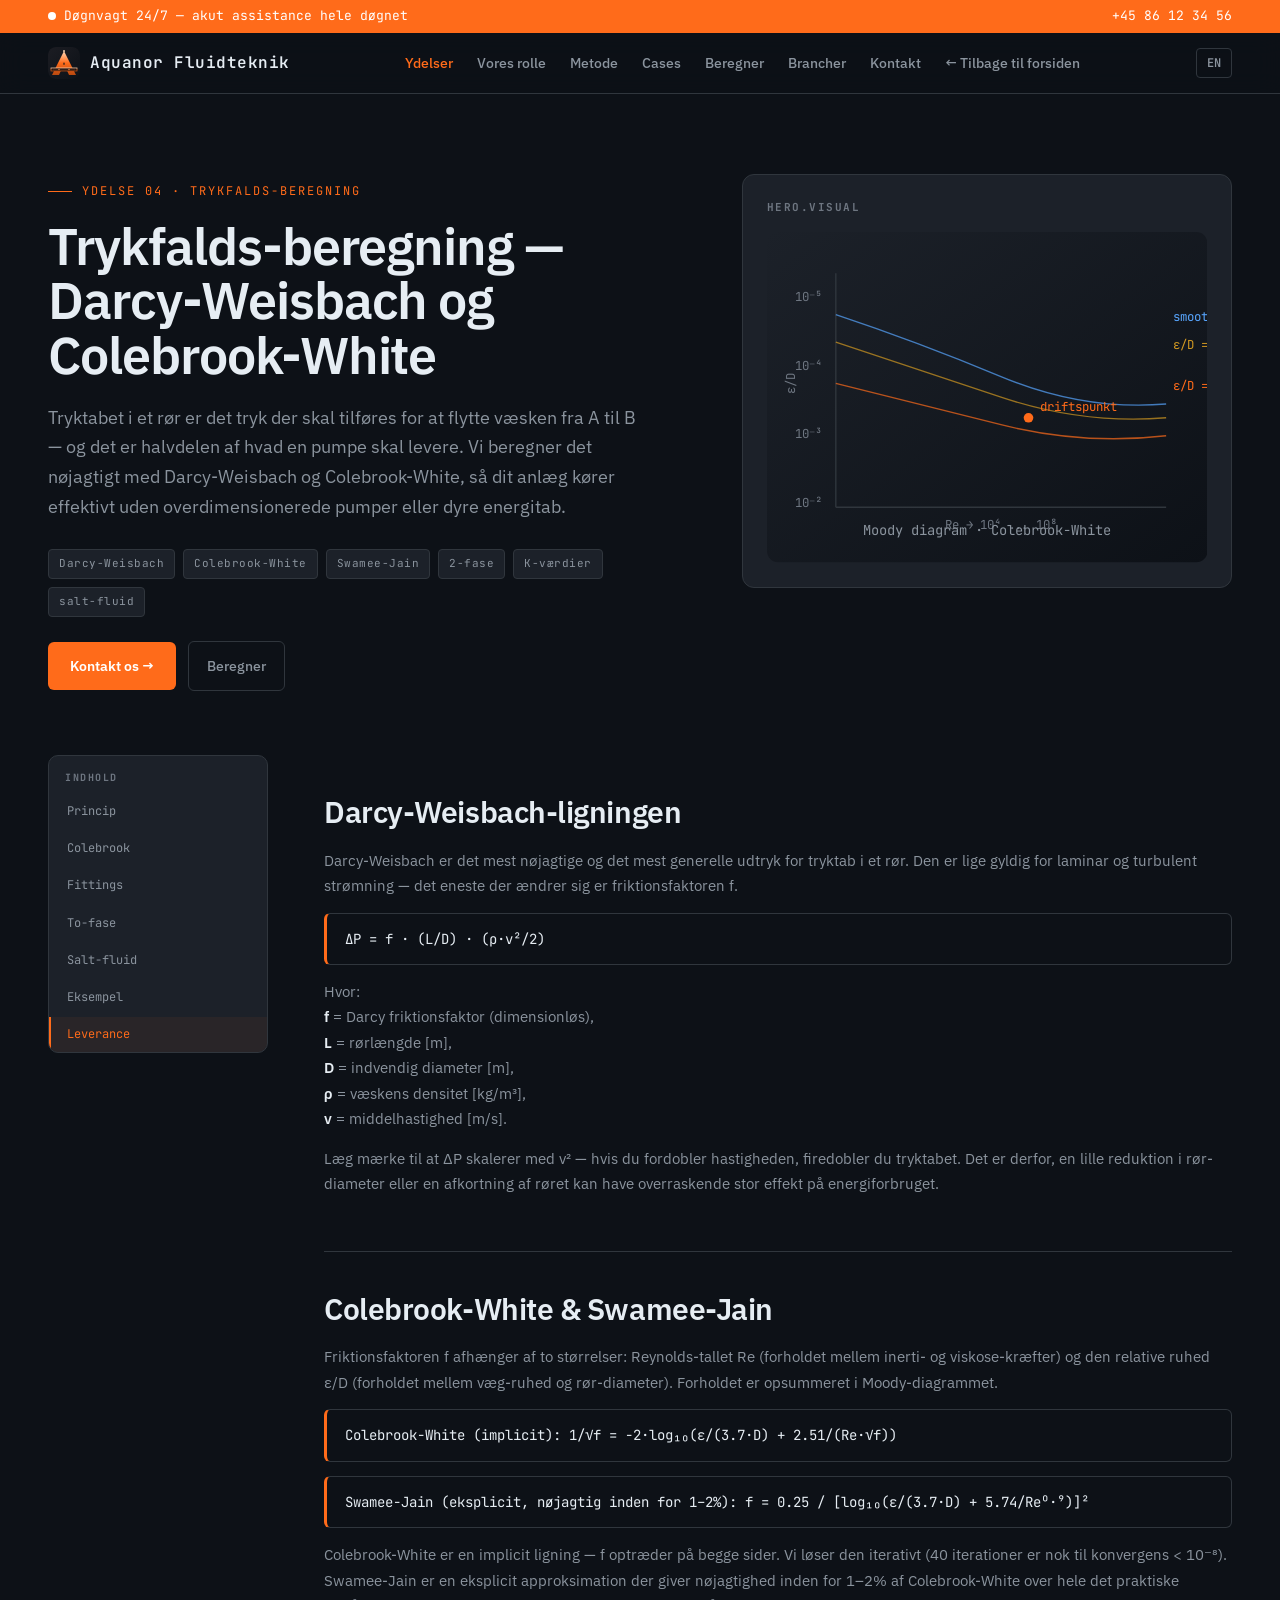
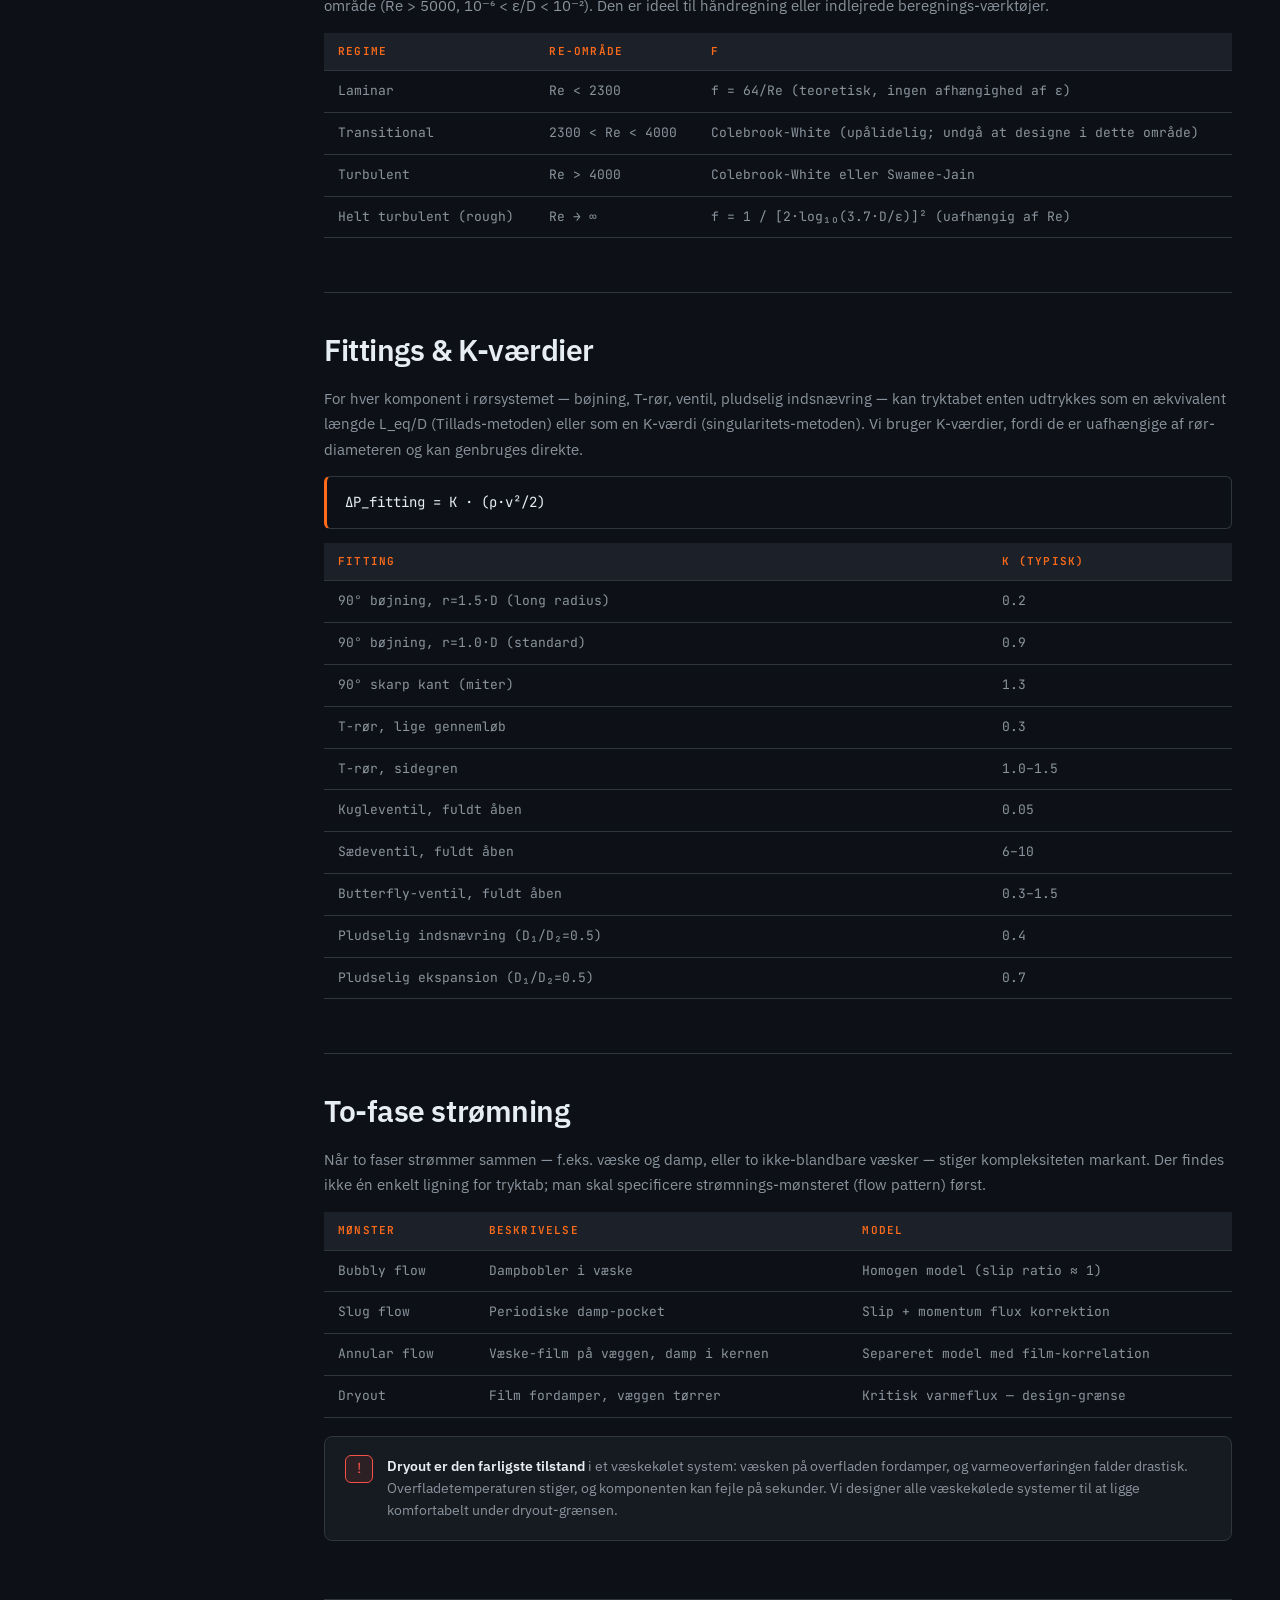
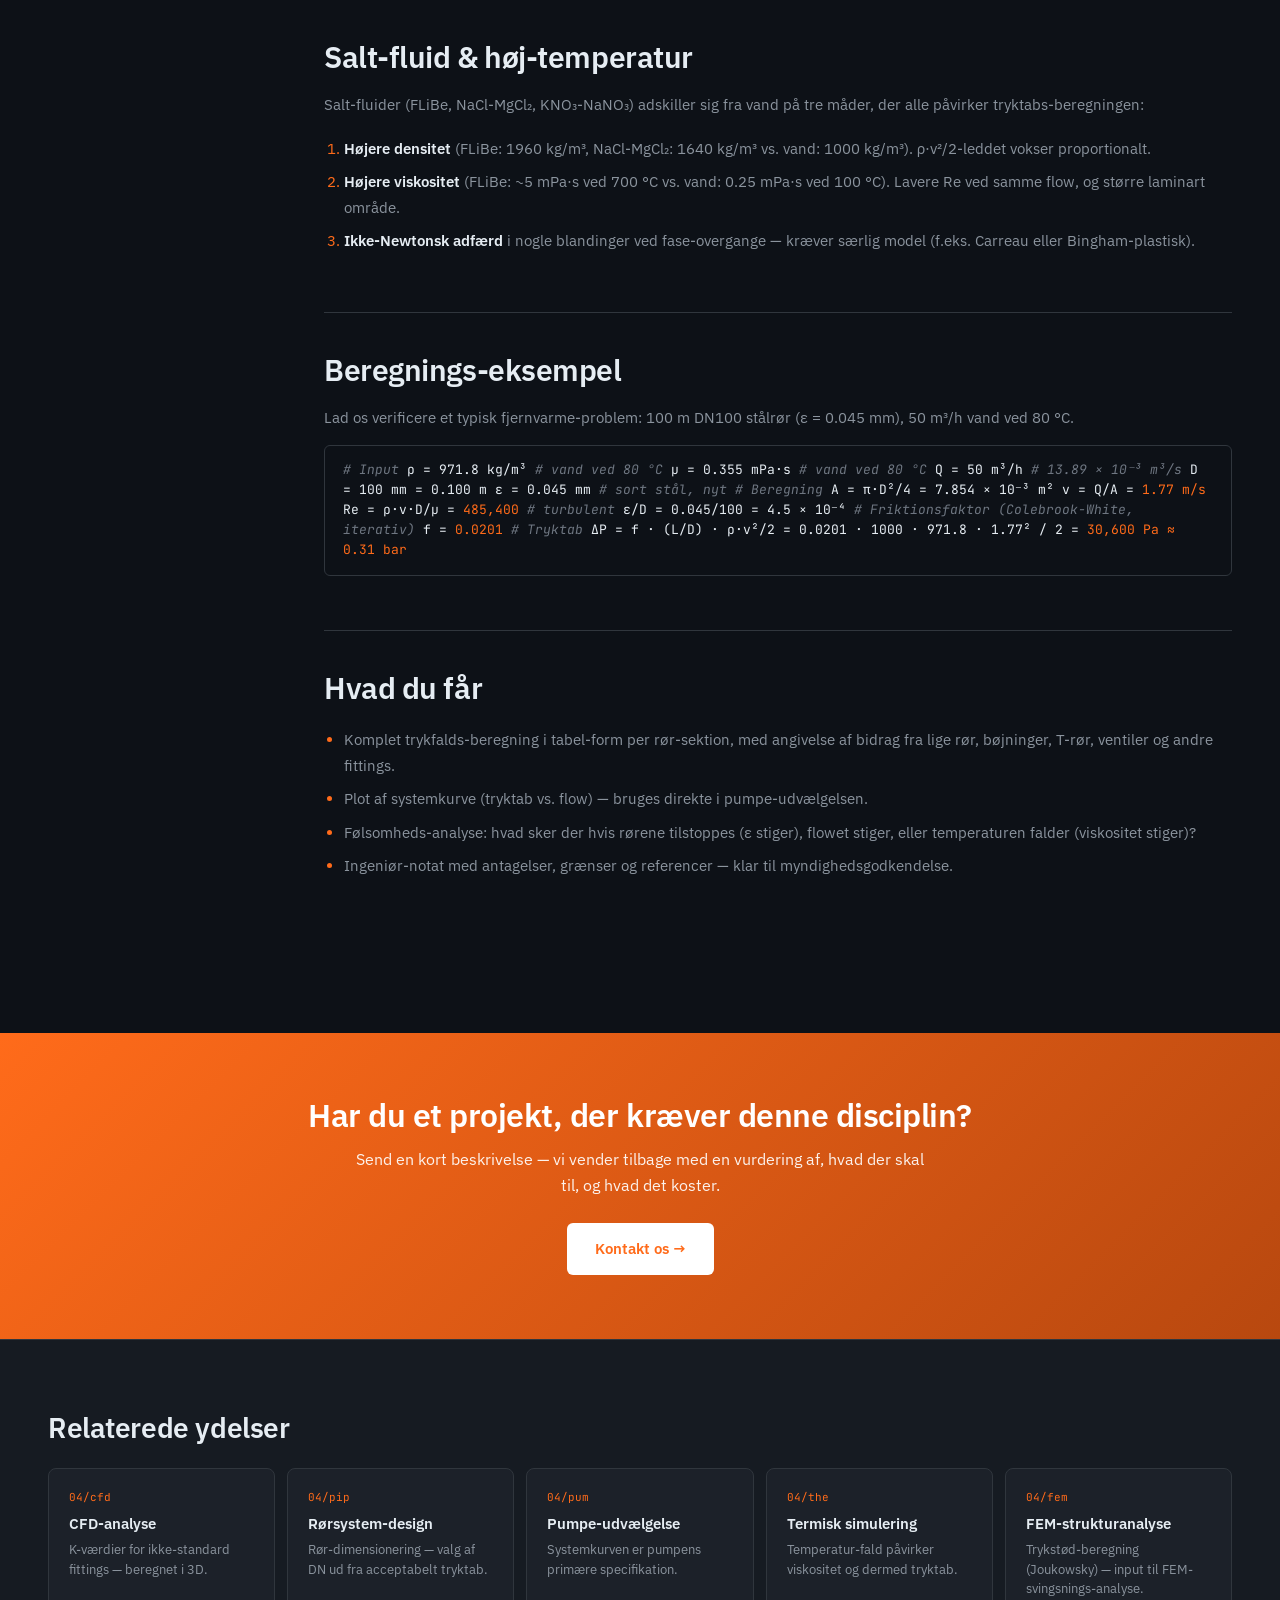
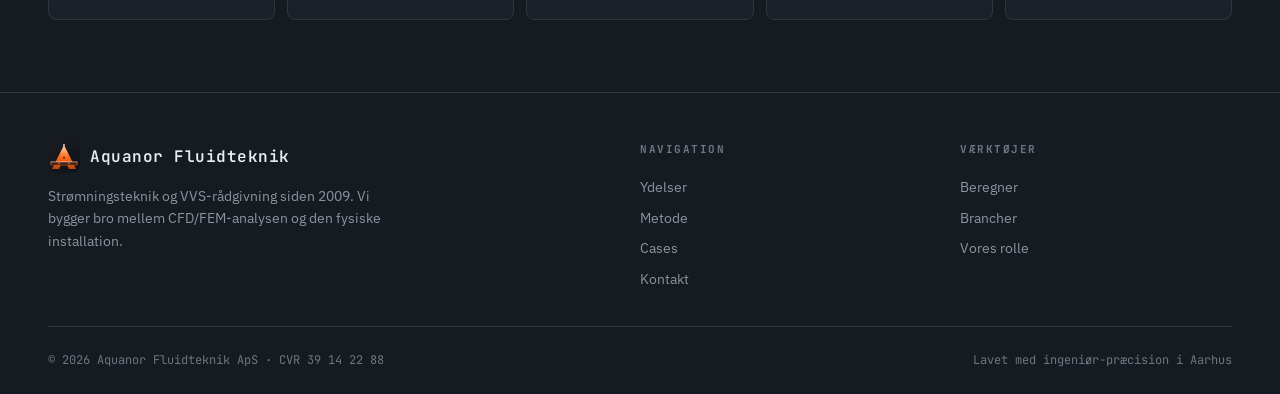
<file: services/pressure-drop.html>
<!DOCTYPE html>
<html lang="da" data-lang="da">
<head>
<meta charset="UTF-8">
<meta name="viewport" content="width=device-width, initial-scale=1.0">
<title>Trykfalds-beregning — Darcy-Weisbach og Colebrook-White · Aquanor Fluidteknik</title>
<link rel="preconnect" href="https://fonts.googleapis.com">
<link rel="preconnect" href="https://fonts.gstatic.com" crossorigin>
<link href="https://fonts.googleapis.com/css2?family=IBM+Plex+Sans:wght@400;500;600;700&family=JetBrains+Mono:wght@400;500&display=swap" rel="stylesheet">
<link rel="icon" type="image/svg+xml" href="data:image/svg+xml;utf8,<svg xmlns='http://www.w3.org/2000/svg' viewBox='0 0 64 64'><defs><linearGradient id='b' x1='0' y1='0' x2='1' y2='1'><stop offset='0' stop-color='%231c1d23'/><stop offset='1' stop-color='%230d1117'/></linearGradient><linearGradient id='s' x1='0' y1='0' x2='0' y2='1'><stop offset='0' stop-color='%23ffd9b8'/><stop offset='0.5' stop-color='%23ff6b1a'/><stop offset='1' stop-color='%23b8480f'/></linearGradient><radialGradient id='d' cx='0.5' cy='0.5' r='0.5'><stop offset='0' stop-color='%23ffd9b8'/><stop offset='1' stop-color='%23ff6b1a'/></radialGradient></defs><rect width='64' height='64' rx='14' fill='url(%23b)'/><path d='M32 8 L8 56 H22 L26 47 L38 47 L42 56 H56 Z M30 35 L32 30 L34 35 Z' fill='url(%23s)'/><rect x='6' y='42' width='52' height='6' fill='%230d1117' stroke='url(%23s)' stroke-width='1.5'/><rect x='10' y='44' width='44' height='2' fill='none' stroke='%23ff6b1a' stroke-width='0.6' opacity='0.5'/><circle cx='22' cy='45' r='1.3' fill='url(%23d)'/><circle cx='42' cy='45' r='1.3' fill='url(%23d)'/><circle cx='32' cy='8' r='2' fill='%23ffd9b8' opacity='0.9'/></svg>">
<link rel="stylesheet" href="style.css">
</head>
<body>

<!-- STRIP -->
<div class="strip">
  <span><span class="dot"></span><span data-i18n="strip.oncall">Døgnvagt 24/7 — akut assistance hele døgnet</span></span>
  <span data-i18n="strip.phone">+45 86 12 34 56</span>
</div>

<!-- NAV -->
<nav class="nav">
  <a href="../index.html" class="logo">
    <span class="logo-mark"><svg viewBox="0 0 64 64" xmlns="http://www.w3.org/2000/svg" aria-label="Aquanor"><defs><linearGradient id="aqBgV2s" x1="0" y1="0" x2="1" y2="1"><stop offset="0" stop-color="#1c1d23"/><stop offset="1" stop-color="#0d1117"/></linearGradient><linearGradient id="aqStrV2s" x1="0" y1="0" x2="0" y2="1"><stop offset="0" stop-color="#ffd9b8"/><stop offset="0.5" stop-color="#ff6b1a"/><stop offset="1" stop-color="#b8480f"/></linearGradient><radialGradient id="aqDotV2s" cx="0.5" cy="0.5" r="0.5"><stop offset="0" stop-color="#ffd9b8"/><stop offset="1" stop-color="#ff6b1a"/></radialGradient></defs><rect width="64" height="64" rx="14" fill="url(#aqBgV2s)"/><path d="M32 8 L8 56 H22 L26 47 L38 47 L42 56 H56 Z M30 35 L32 30 L34 35 Z" fill="url(#aqStrV2s)"/><rect x="6" y="42" width="52" height="6" fill="#0d1117" stroke="url(#aqStrV2s)" stroke-width="1.5"/><rect x="10" y="44" width="44" height="2" fill="none" stroke="#ff6b1a" stroke-width="0.6" opacity="0.5"/><circle cx="22" cy="45" r="1.3" fill="url(#aqDotV2s)"/><circle cx="42" cy="45" r="1.3" fill="url(#aqDotV2s)"/><circle cx="32" cy="8" r="2" fill="#ffd9b8" opacity="0.9"/></svg></span>
    <span>Aquanor Fluidteknik</span>
  </a>
  <ul class="nav-links" id="navLinks">
    <li><a href="index.html" class="active" data-i18n="nav.services">Ydelser</a></li>
<li><a href="index.html#rolle" data-i18n="nav.role">Vores rolle</a></li>
<li><a href="index.html#metode" data-i18n="nav.method">Metode</a></li>
<li><a href="index.html#cases" data-i18n="nav.cases">Cases</a></li>
<li><a href="index.html#beregner" data-i18n="nav.calc">Beregner</a></li>
<li><a href="index.html#branches" data-i18n="nav.industries">Brancher</a></li>
<li><a href="index.html#kontakt" data-i18n="nav.contact">Kontakt</a></li>

    <li><a href="../index.html" data-i18n="nav.back">← Tilbage til forsiden</a></li>
  </ul>
  <div class="nav-actions">
    <button class="lang-toggle" id="langToggle" aria-label="Switch language">EN</button>
    <button class="hamburger" id="hamburger" aria-label="Menu">
      <span></span><span></span><span></span>
    </button>
  </div>
</nav>
<div class="scroll-progress" id="scrollProgress"></div>

<!-- PAGE HERO -->
<header class="page-hero">
  <div>
    <span class="page-eyebrow">Ydelse 04 · Trykfalds-beregning</span>
    <h1 class="page-title">Trykfalds-beregning — Darcy-Weisbach og Colebrook-White</h1>
    <p class="page-lead">Tryktabet i et rør er det tryk der skal tilføres for at flytte væsken fra A til B — og det er halvdelen af hvad en pumpe skal levere. Vi beregner det nøjagtigt med Darcy-Weisbach og Colebrook-White, så dit anlæg kører effektivt uden overdimensionerede pumper eller dyre energitab.</p>
    <div class="page-tags"><span class="page-tag">Darcy-Weisbach</span> <span class="page-tag">Colebrook-White</span> <span class="page-tag">Swamee-Jain</span> <span class="page-tag">2-fase</span> <span class="page-tag">K-værdier</span> <span class="page-tag">salt-fluid</span></div>
    <a href="../index.html#kontakt" class="page-cta" data-i18n="cta.button">Kontakt os →</a>
    <a href="../index.html#beregner" class="page-cta-ghost" data-i18n="nav.calc">Beregner</a>
  </div>
  <div class="hero-visual">
    <h4 data-i18n="hero.visual">Teknisk reference</h4>
    <svg viewBox="0 0 320 240" xmlns="http://www.w3.org/2000/svg" aria-hidden="true">
    <defs>
      <linearGradient id="dpBg" x1="0" y1="0" x2="1" y2="1"><stop offset="0" stop-color="#1c2129"/><stop offset="1" stop-color="#0d1117"/></linearGradient>
    </defs>
    <rect width="320" height="240" fill="url(#dpBg)" rx="8"/>
    <!-- Moody-style chart -->
    <g transform="translate(50 30)">
      <line x1="0" y1="170" x2="240" y2="170" stroke="#30363d" stroke-width="1"/>
      <line x1="0" y1="0"   x2="0"   y2="170" stroke="#30363d" stroke-width="1"/>
      <text x="-10" y="170" font-family="JetBrains Mono" font-size="9" fill="#6e7681" text-anchor="end">10⁻²</text>
      <text x="-10" y="120" font-family="JetBrains Mono" font-size="9" fill="#6e7681" text-anchor="end">10⁻³</text>
      <text x="-10" y="70"  font-family="JetBrains Mono" font-size="9" fill="#6e7681" text-anchor="end">10⁻⁴</text>
      <text x="-10" y="20"  font-family="JetBrains Mono" font-size="9" fill="#6e7681" text-anchor="end">10⁻⁵</text>
      <text x="120" y="186" font-family="JetBrains Mono" font-size="9" fill="#6e7681" text-anchor="middle">Re → 10⁴ ... 10⁸</text>
      <text x="-30" y="80" font-family="JetBrains Mono" font-size="9" fill="#6e7681" text-anchor="middle" transform="rotate(-90 -30 80)">ε/D</text>
      <!-- Moody curves -->
      <path d="M0 30 Q60 50 120 75 T240 95" stroke="#58a6ff" stroke-width="1" fill="none" opacity=".7"/>
      <text x="245" y="35" font-family="JetBrains Mono" font-size="9" fill="#58a6ff">smooth</text>
      <path d="M0 50 Q60 70 120 90 T240 105" stroke="#d29922" stroke-width="1" fill="none" opacity=".7"/>
      <text x="245" y="55" font-family="JetBrains Mono" font-size="9" fill="#d29922">ε/D = 0.001</text>
      <path d="M0 80 Q60 95 120 110 T240 118" stroke="#ff6b1a" stroke-width="1" fill="none" opacity=".7"/>
      <text x="245" y="85" font-family="JetBrains Mono" font-size="9" fill="#ff6b1a">ε/D = 0.01</text>
      <!-- Operating point -->
      <circle cx="140" cy="105" r="3.5" fill="#ff6b1a"/>
      <text x="148" y="100" font-family="JetBrains Mono" font-size="9" fill="#ff6b1a">driftspunkt</text>
    </g>
    <text x="160" y="220" font-family="JetBrains Mono" font-size="10" fill="#8b949e" text-anchor="middle">Moody diagram · Colebrook-White</text>
  </svg>
  </div>
</header>

<!-- LAYOUT: SIDEBAR + CONTENT -->
<div class="layout">
  <aside class="sidenav">
    <h5>Indhold</h5>
    <a href="#darcu">Princip</a>
<a href="#colebrook">Colebrook</a>
<a href="#fittings">Fittings</a>
<a href="#toefase">To-fase</a>
<a href="#saltfluid">Salt-fluid</a>
<a href="#eksempel">Eksempel</a>
<a href="#leverance">Leverance</a>

  </aside>
  <main class="content">
    <div class="block" id="darcu">
<h2 data-i18n-da="Darcy-Weisbach-ligningen">Darcy-Weisbach-ligningen</h2>
<div class="reveal" data-delay="1"><p data-i18n-dp="0" data-da="Darcy-Weisbach er det mest nøjagtige og det mest generelle udtryk for tryktab i et rør. Den er lige gyldig for laminar og turbulent strømning — det eneste der ændrer sig er friktionsfaktoren f." data-en="Darcy-Weisbach is the most accurate and most general expression for pressure loss in a pipe. It applies equally to laminar and turbulent flow — the only thing that changes is the friction factor f.">Darcy-Weisbach er det mest nøjagtige og det mest generelle udtryk for tryktab i et rør. Den er lige gyldig for laminar og turbulent strømning — det eneste der ændrer sig er friktionsfaktoren f.</p></div>
<div class="formula reveal" data-delay="1">ΔP = f · (L/D) · (ρ·v²/2)</div>
<div class="reveal" data-delay="1"><p data-i18n-dp="0" data-da="Hvor:&lt;br&gt;&lt;strong&gt;f&lt;/strong&gt; = Darcy friktionsfaktor (dimensionløs),&lt;br&gt;&lt;strong&gt;L&lt;/strong&gt; = rørlængde [m],&lt;br&gt;&lt;strong&gt;D&lt;/strong&gt; = indvendig diameter [m],&lt;br&gt;&lt;strong&gt;ρ&lt;/strong&gt; = væskens densitet [kg/m³],&lt;br&gt;&lt;strong&gt;v&lt;/strong&gt; = middelhastighed [m/s]." data-en="Where:&lt;br&gt;&lt;strong&gt;f&lt;/strong&gt; = Darcy friction factor (dimensionless),&lt;br&gt;&lt;strong&gt;L&lt;/strong&gt; = pipe length [m],&lt;br&gt;&lt;strong&gt;D&lt;/strong&gt; = internal diameter [m],&lt;br&gt;&lt;strong&gt;ρ&lt;/strong&gt; = fluid density [kg/m³],&lt;br&gt;&lt;strong&gt;v&lt;/strong&gt; = mean velocity [m/s].">Hvor:<br><strong>f</strong> = Darcy friktionsfaktor (dimensionløs),<br><strong>L</strong> = rørlængde [m],<br><strong>D</strong> = indvendig diameter [m],<br><strong>ρ</strong> = væskens densitet [kg/m³],<br><strong>v</strong> = middelhastighed [m/s].</p></div>
<div class="reveal" data-delay="1"><p data-i18n-dp="0" data-da="Læg mærke til at ΔP skalerer med v² — hvis du fordobler hastigheden, firedobler du tryktabet. Det er derfor, en lille reduktion i rør-diameter eller en afkortning af røret kan have overraskende stor effekt på energiforbruget." data-en="Notice that ΔP scales with v² — if you double the velocity, you quadruple the pressure loss. That's why a small reduction in pipe diameter or a shorter run can have a surprisingly large effect on energy consumption.">Læg mærke til at ΔP skalerer med v² — hvis du fordobler hastigheden, firedobler du tryktabet. Det er derfor, en lille reduktion i rør-diameter eller en afkortning af røret kan have overraskende stor effekt på energiforbruget.</p></div>
</div>
<div class="block" id="colebrook">
<h2 data-i18n-da="Colebrook-White &amp; Swamee-Jain">Colebrook-White & Swamee-Jain</h2>
<div class="reveal" data-delay="1"><p data-i18n-dp="0" data-da="Friktionsfaktoren f afhænger af to størrelser: Reynolds-tallet Re (forholdet mellem inerti- og viskose-kræfter) og den relative ruhed ε/D (forholdet mellem væg-ruhed og rør-diameter). Forholdet er opsummeret i Moody-diagrammet." data-en="The friction factor f depends on two quantities: Reynolds number Re (ratio of inertial to viscous forces) and relative roughness ε/D (ratio of wall roughness to pipe diameter). The relationship is summarised in the Moody diagram.">Friktionsfaktoren f afhænger af to størrelser: Reynolds-tallet Re (forholdet mellem inerti- og viskose-kræfter) og den relative ruhed ε/D (forholdet mellem væg-ruhed og rør-diameter). Forholdet er opsummeret i Moody-diagrammet.</p></div>
<div class="formula reveal" data-delay="1">Colebrook-White (implicit):  1/√f = −2·log₁₀(ε/(3.7·D) + 2.51/(Re·√f))</div>
<div class="formula reveal" data-delay="1">Swamee-Jain (eksplicit, nøjagtig inden for 1–2%):  f = 0.25 / [log₁₀(ε/(3.7·D) + 5.74/Re⁰·⁹)]²</div>
<div class="reveal" data-delay="1"><p data-i18n-dp="0" data-da="Colebrook-White er en implicit ligning — f optræder på begge sider. Vi løser den iterativt (40 iterationer er nok til konvergens &amp;lt; 10⁻⁸). Swamee-Jain er en eksplicit approksimation der giver nøjagtighed inden for 1–2% af Colebrook-White over hele det praktiske område (Re &amp;gt; 5000, 10⁻⁶ &amp;lt; ε/D &amp;lt; 10⁻²). Den er ideel til håndregning eller indlejrede beregnings-værktøjer." data-en="Colebrook-White is an implicit equation — f appears on both sides. We solve it iteratively (40 iterations are enough for convergence &amp;lt; 10⁻⁸). Swamee-Jain is an explicit approximation accurate within 1–2% of Colebrook-White over the full practical range (Re &amp;gt; 5000, 10⁻⁶ &amp;lt; ε/D &amp;lt; 10⁻²). Ideal for hand calculations or embedded tools.">Colebrook-White er en implicit ligning — f optræder på begge sider. Vi løser den iterativt (40 iterationer er nok til konvergens &lt; 10⁻⁸). Swamee-Jain er en eksplicit approksimation der giver nøjagtighed inden for 1–2% af Colebrook-White over hele det praktiske område (Re &gt; 5000, 10⁻⁶ &lt; ε/D &lt; 10⁻²). Den er ideel til håndregning eller indlejrede beregnings-værktøjer.</p></div>
<div class="reveal" data-delay="1"><table class="spec"><thead><tr><th>Regime</th><th>Re-område</th><th>f</th></tr></thead><tbody>
             <tr><td>Laminar</td><td>Re &lt; 2300</td><td>f = 64/Re  (teoretisk, ingen afhængighed af ε)</td></tr>
             <tr><td>Transitional</td><td>2300 &lt; Re &lt; 4000</td><td>Colebrook-White (upålidelig; undgå at designe i dette område)</td></tr>
             <tr><td>Turbulent</td><td>Re &gt; 4000</td><td>Colebrook-White eller Swamee-Jain</td></tr>
             <tr><td>Helt turbulent (rough)</td><td>Re → ∞</td><td>f = 1 / [2·log₁₀(3.7·D/ε)]²  (uafhængig af Re)</td></tr>
             </tbody></table></div>
</div>
<div class="block" id="fittings">
<h2 data-i18n-da="Fittings &amp; K-værdier">Fittings & K-værdier</h2>
<div class="reveal" data-delay="1"><p data-i18n-dp="0" data-da="For hver komponent i rørsystemet — bøjning, T-rør, ventil, pludselig indsnævring — kan tryktabet enten udtrykkes som en ækvivalent længde L_eq/D (Tillads-metoden) eller som en K-værdi (singularitets-metoden). Vi bruger K-værdier, fordi de er uafhængige af rør-diameteren og kan genbruges direkte." data-en="For each component in the system — bend, tee, valve, sudden contraction — the pressure loss can be expressed either as an equivalent length L_eq/D or as a K-value (singularity method). We use K-values because they're independent of pipe diameter and can be reused directly.">For hver komponent i rørsystemet — bøjning, T-rør, ventil, pludselig indsnævring — kan tryktabet enten udtrykkes som en ækvivalent længde L_eq/D (Tillads-metoden) eller som en K-værdi (singularitets-metoden). Vi bruger K-værdier, fordi de er uafhængige af rør-diameteren og kan genbruges direkte.</p></div>
<div class="formula reveal" data-delay="1">ΔP_fitting = K · (ρ·v²/2)</div>
<div class="reveal" data-delay="1"><table class="spec"><thead><tr><th>Fitting</th><th>K (typisk)</th></tr></thead><tbody>
             <tr><td>90° bøjning, r=1.5·D (long radius)</td><td>0.2</td></tr>
             <tr><td>90° bøjning, r=1.0·D (standard)</td><td>0.9</td></tr>
             <tr><td>90° skarp kant (miter)</td><td>1.3</td></tr>
             <tr><td>T-rør, lige gennemløb</td><td>0.3</td></tr>
             <tr><td>T-rør, sidegren</td><td>1.0–1.5</td></tr>
             <tr><td>Kugleventil, fuldt åben</td><td>0.05</td></tr>
             <tr><td>Sædeventil, fuldt åben</td><td>6–10</td></tr>
             <tr><td>Butterfly-ventil, fuldt åben</td><td>0.3–1.5</td></tr>
             <tr><td>Pludselig indsnævring (D₁/D₂=0.5)</td><td>0.4</td></tr>
             <tr><td>Pludselig ekspansion (D₁/D₂=0.5)</td><td>0.7</td></tr>
             </tbody></table></div>
</div>
<div class="block" id="toefase">
<h2 data-i18n-da="To-fase strømning">To-fase strømning</h2>
<div class="reveal" data-delay="1"><p data-i18n-dp="0" data-da="Når to faser strømmer sammen — f.eks. væske og damp, eller to ikke-blandbare væsker — stiger kompleksiteten markant. Der findes ikke én enkelt ligning for tryktab; man skal specificere strømnings-mønsteret (flow pattern) først." data-en="When two phases flow together — e.g. liquid and vapour, or two immiscible liquids — complexity rises sharply. There is no single equation for pressure loss; one must first specify the flow pattern.">Når to faser strømmer sammen — f.eks. væske og damp, eller to ikke-blandbare væsker — stiger kompleksiteten markant. Der findes ikke én enkelt ligning for tryktab; man skal specificere strømnings-mønsteret (flow pattern) først.</p></div>
<div class="reveal" data-delay="1"><table class="spec"><thead><tr><th>Mønster</th><th>Beskrivelse</th><th>Model</th></tr></thead><tbody>
             <tr><td>Bubbly flow</td><td>Dampbobler i væske</td><td>Homogen model (slip ratio ≈ 1)</td></tr>
             <tr><td>Slug flow</td><td>Periodiske damp-pocket</td><td>Slip + momentum flux korrektion</td></tr>
             <tr><td>Annular flow</td><td>Væske-film på væggen, damp i kernen</td><td>Separeret model med film-korrelation</td></tr>
             <tr><td>Dryout</td><td>Film fordamper, væggen tørrer</td><td>Kritisk varmeflux — design-grænse</td></tr>
             </tbody></table></div>
<div class="callout warn reveal" data-delay="1"><div class="icon">!</div><p><strong>Dryout er den farligste tilstand</strong> i et væskekølet system: væsken på overfladen fordamper, og varmeoverføringen falder drastisk. Overfladetemperaturen stiger, og komponenten kan fejle på sekunder. Vi designer alle væskekølede systemer til at ligge komfortabelt under dryout-grænsen.</p></div>
</div>
<div class="block" id="saltfluid">
<h2 data-i18n-da="Salt-fluid &amp; høj-temperatur">Salt-fluid & høj-temperatur</h2>
<div class="reveal" data-delay="1"><p data-i18n-dp="0" data-da="Salt-fluider (FLiBe, NaCl-MgCl₂, KNO₃-NaNO₃) adskiller sig fra vand på tre måder, der alle påvirker tryktabs-beregningen:" data-en="Salt fluids (FLiBe, NaCl-MgCl₂, KNO₃-NaNO₃) differ from water in three ways that all affect pressure-loss calculations:">Salt-fluider (FLiBe, NaCl-MgCl₂, KNO₃-NaNO₃) adskiller sig fra vand på tre måder, der alle påvirker tryktabs-beregningen:</p></div>
<div class="reveal" data-delay="1"><ol><li><strong>Højere densitet</strong> (FLiBe: 1960 kg/m³, NaCl-MgCl₂: 1640 kg/m³ vs. vand: 1000 kg/m³). ρ·v²/2-leddet vokser proportionalt.</li>
<li><strong>Højere viskositet</strong> (FLiBe: ~5 mPa·s ved 700 °C vs. vand: 0.25 mPa·s ved 100 °C). Lavere Re ved samme flow, og større laminart område.</li>
<li><strong>Ikke-Newtonsk adfærd</strong> i nogle blandinger ved fase-overgange — kræver særlig model (f.eks. Carreau eller Bingham-plastisk).</li></ol></div>
</div>
<div class="block" id="eksempel">
<h2 data-i18n-da="Beregnings-eksempel">Beregnings-eksempel</h2>
<div class="reveal" data-delay="1"><p data-i18n-dp="0" data-da="Lad os verificere et typisk fjernvarme-problem: 100 m DN100 stålrør (ε = 0.045 mm), 50 m³/h vand ved 80 °C." data-en="Let's verify a typical district-heating problem: 100 m DN100 steel pipe (ε = 0.045 mm), 50 m³/h water at 80 °C.">Lad os verificere et typisk fjernvarme-problem: 100 m DN100 stålrør (ε = 0.045 mm), 50 m³/h vand ved 80 °C.</p></div>
<div class="code reveal" data-delay="1"><span class="c-com"># Input</span>
ρ = 971.8 kg/m³   <span class="c-com"># vand ved 80 °C</span>
μ = 0.355 mPa·s   <span class="c-com"># vand ved 80 °C</span>
Q = 50 m³/h       <span class="c-com"># 13.89 × 10⁻³ m³/s</span>
D = 100 mm = 0.100 m
ε = 0.045 mm      <span class="c-com"># sort stål, nyt</span>

<span class="c-com"># Beregning</span>
A = π·D²/4 = 7.854 × 10⁻³ m²
v = Q/A = <span class="c-num">1.77 m/s</span>
Re = ρ·v·D/μ = <span class="c-num">485,400</span>          <span class="c-com"># turbulent</span>
ε/D = 0.045/100 = 4.5 × 10⁻⁴

<span class="c-com"># Friktionsfaktor (Colebrook-White, iterativ)</span>
f = <span class="c-num">0.0201</span>

<span class="c-com"># Tryktab</span>
ΔP = f · (L/D) · ρ·v²/2
   = 0.0201 · 1000 · 971.8 · 1.77² / 2
   = <span class="c-num">30,600 Pa ≈ 0.31 bar</span></div>
</div>
<div class="block" id="leverance">
<h2 data-i18n-da="Hvad du får">Hvad du får</h2>
<div class="reveal" data-delay="1"><ul><li>Komplet trykfalds-beregning i tabel-form per rør-sektion, med angivelse af bidrag fra lige rør, bøjninger, T-rør, ventiler og andre fittings.</li>
<li>Plot af systemkurve (tryktab vs. flow) — bruges direkte i pumpe-udvælgelsen.</li>
<li>Følsomheds-analyse: hvad sker der hvis rørene tilstoppes (ε stiger), flowet stiger, eller temperaturen falder (viskositet stiger)?</li>
<li>Ingeniør-notat med antagelser, grænser og referencer — klar til myndighedsgodkendelse.</li></ul></div>
</div>
  </main>
</div>

<!-- CTA STRIP -->
<section class="cta-strip">
  <h2 data-i18n="cta.title">Har du et projekt, der kræver denne disciplin?</h2>
  <p data-i18n="cta.lead">Send en kort beskrivelse — vi vender tilbage med en vurdering af, hvad der skal til, og hvad det koster.</p>
  <a href="../index.html#kontakt" class="cta" data-i18n="cta.button">Kontakt os →</a>
</section>

<!-- RELATED -->
<section class="related">
  <div class="related-inner">
    <h2 data-i18n="related.title">Relaterede ydelser</h2>
    <div class="related-grid">
      <a class="related-card" href="cfd.html">
          <div class="related-num">04/cfd</div>
          <div class="related-name">CFD-analyse</div>
          <div class="related-desc">K-værdier for ikke-standard fittings — beregnet i 3D.</div>
        </a><a class="related-card" href="pipe-design.html">
          <div class="related-num">04/pip</div>
          <div class="related-name">Rørsystem-design</div>
          <div class="related-desc">Rør-dimensionering — valg af DN ud fra acceptabelt tryktab.</div>
        </a><a class="related-card" href="pump-selection.html">
          <div class="related-num">04/pum</div>
          <div class="related-name">Pumpe-udvælgelse</div>
          <div class="related-desc">Systemkurven er pumpens primære specifikation.</div>
        </a><a class="related-card" href="thermal.html">
          <div class="related-num">04/the</div>
          <div class="related-name">Termisk simulering</div>
          <div class="related-desc">Temperatur-fald påvirker viskositet og dermed tryktab.</div>
        </a><a class="related-card" href="fem.html">
          <div class="related-num">04/fem</div>
          <div class="related-name">FEM-strukturanalyse</div>
          <div class="related-desc">Trykstød-beregning (Joukowsky) — input til FEM-svingsnings-analyse.</div>
        </a>
    </div>
  </div>
</section>

<!-- FOOTER -->
<footer>
  <div class="footer-inner">
    <div class="footer-brand">
      <div class="logo"><span class="logo-mark"><svg viewBox="0 0 64 64" xmlns="http://www.w3.org/2000/svg" aria-label="Aquanor"><defs><linearGradient id="aqBgV2s" x1="0" y1="0" x2="1" y2="1"><stop offset="0" stop-color="#1c1d23"/><stop offset="1" stop-color="#0d1117"/></linearGradient><linearGradient id="aqStrV2s" x1="0" y1="0" x2="0" y2="1"><stop offset="0" stop-color="#ffd9b8"/><stop offset="0.5" stop-color="#ff6b1a"/><stop offset="1" stop-color="#b8480f"/></linearGradient><radialGradient id="aqDotV2s" cx="0.5" cy="0.5" r="0.5"><stop offset="0" stop-color="#ffd9b8"/><stop offset="1" stop-color="#ff6b1a"/></radialGradient></defs><rect width="64" height="64" rx="14" fill="url(#aqBgV2s)"/><path d="M32 8 L8 56 H22 L26 47 L38 47 L42 56 H56 Z M30 35 L32 30 L34 35 Z" fill="url(#aqStrV2s)"/><rect x="6" y="42" width="52" height="6" fill="#0d1117" stroke="url(#aqStrV2s)" stroke-width="1.5"/><rect x="10" y="44" width="44" height="2" fill="none" stroke="#ff6b1a" stroke-width="0.6" opacity="0.5"/><circle cx="22" cy="45" r="1.3" fill="url(#aqDotV2s)"/><circle cx="42" cy="45" r="1.3" fill="url(#aqDotV2s)"/><circle cx="32" cy="8" r="2" fill="#ffd9b8" opacity="0.9"/></svg></span><span>Aquanor Fluidteknik</span></div>
      <p data-i18n="footer.tag">Strømningsteknik og VVS-rådgivning siden 2009. Vi bygger bro mellem CFD/FEM-analysen og den fysiske installation.</p>
    </div>
    <div class="footer-col">
      <h4 data-i18n="footer.nav">Navigation</h4>
      <ul>
        <li><a href="../index.html#ydelser" data-i18n="nav.services">Ydelser</a></li>
        <li><a href="../index.html#metode" data-i18n="nav.method">Metode</a></li>
        <li><a href="../index.html#cases" data-i18n="nav.cases">Cases</a></li>
        <li><a href="../index.html#kontakt" data-i18n="nav.contact">Kontakt</a></li>
      </ul>
    </div>
    <div class="footer-col">
      <h4 data-i18n="footer.tools">Værktøjer</h4>
      <ul>
        <li><a href="../index.html#beregner" data-i18n="nav.calc">Beregner</a></li>
        <li><a href="../index.html#branches" data-i18n="nav.industries">Brancher</a></li>
        <li><a href="../index.html#rolle" data-i18n="nav.role">Vores rolle</a></li>
      </ul>
    </div>
  </div>
  <div class="footer-bottom">
    <span data-i18n="footer.copyright">© 2026 Aquanor Fluidteknik ApS · CVR 39 14 22 88</span>
    <span data-i18n="footer.made">Lavet med ingeniør-præcision i Aarhus</span>
  </div>
</footer>

<!-- I18N DATA -->
<script id="page-i18n" type="application/json">{"strip.oncall": ["Døgnvagt 24/7 — akut assistance hele døgnet", "On-call dispatch 24/7 — emergency assistance around the clock"], "strip.phone": ["+45 86 12 34 56", "+45 86 12 34 56"], "nav.services": ["Ydelser", "Services"], "nav.role": ["Vores rolle", "Our role"], "nav.method": ["Metode", "Method"], "nav.cases": ["Cases", "Cases"], "nav.calc": ["Beregner", "Calculator"], "nav.industries": ["Brancher", "Industries"], "nav.contact": ["Kontakt", "Contact"], "nav.back": ["← Tilbage til forsiden", "← Back to overview"], "footer.tag": ["Strømningsteknik og VVS-rådgivning siden 2009. Vi bygger bro mellem CFD/FEM-analysen og den fysiske installation.", "Flow engineering and HVAC consultancy since 2009. We bridge the gap between CFD/FEM analysis and physical installation."], "footer.nav": ["Navigation", "Navigation"], "footer.tools": ["Værktøjer", "Tools"], "footer.made": ["Lavet med ingeniør-præcision i Aarhus", "Engineered with precision in Aarhus"], "footer.copyright": ["© 2026 Aquanor Fluidteknik ApS · CVR 39 14 22 88", "© 2026 Aquanor Fluidteknik ApS · VAT 39 14 22 88"], "related.title": ["Relaterede ydelser", "Related services"], "related.lead": ["Vi leverer alle seks discipliner med samme ingeniør som ansvarlig fra start til slut.", "We deliver all six disciplines with the same engineer responsible from start to finish."], "cta.title": ["Har du et projekt, der kræver denne disciplin?", "Got a project that needs this discipline?"], "cta.lead": ["Send en kort beskrivelse — vi vender tilbage med en vurdering af, hvad der skal til, og hvad det koster.", "Send a short description — we'll get back with an assessment of what's needed and what it costs."], "cta.button": ["Kontakt os →", "Get in touch →"], "title": ["Trykfalds-beregning — Darcy-Weisbach og Colebrook-White", "Pressure drop calculation — Darcy-Weisbach and Colebrook-White"], "eyebrow": ["Ydelse 04 · Trykfalds-beregning", "Service 04 · Pressure drop calculation"], "lead": ["Tryktabet i et rør er det tryk der skal tilføres for at flytte væsken fra A til B — og det er halvdelen af hvad en pumpe skal levere. Vi beregner det nøjagtigt med Darcy-Weisbach og Colebrook-White, så dit anlæg kører effektivt uden overdimensionerede pumper eller dyre energitab.", "Pressure loss in a pipe is the pressure needed to move the fluid from A to B — and it's half of what a pump must deliver. We compute it exactly with Darcy-Weisbach and Colebrook-White, so your plant runs efficiently without oversized pumps or expensive energy losses."], "tags": [["Darcy-Weisbach", "Colebrook-White", "Swamee-Jain", "2-fase", "K-værdier", "salt-fluid"], ["Darcy-Weisbach", "Colebrook-White", "Swamee-Jain", "two-phase", "K-values", "salt fluid"]], "sections": {"darcu": ["Darcy-Weisbach-ligningen", "The Darcy-Weisbach equation"], "colebrook": ["Colebrook-White & Swamee-Jain", "Colebrook-White & Swamee-Jain"], "fittings": ["Fittings & K-værdier", "Fittings & K-values"], "toefase": ["To-fase strømning", "Two-phase flow"], "saltfluid": ["Salt-fluid & høj-temperatur", "Salt fluid & high-temperature"], "eksempel": ["Beregnings-eksempel", "Calculation example"], "leverance": ["Hvad du får", "What you receive"]}}</script>

<script>
(function(){
  const PAGE_I18N = JSON.parse(document.getElementById('page-i18n').textContent);
  let curLang = localStorage.getItem('aquanor-lang') || 'da';

  function t(key){
    const v = PAGE_I18N[key];
    if(!v) return key;
    return v[curLang === 'en' ? 1 : 0];
  }

  function setLang(lang){
    curLang = lang;
    localStorage.setItem('aquanor-lang', lang);
    document.documentElement.lang = lang;
    document.documentElement.setAttribute('data-lang', lang);
    // Update all data-i18n elements
    document.querySelectorAll('[data-i18n]').forEach(el => {
      const v = t(el.getAttribute('data-i18n'));
      if(v !== undefined) el.textContent = v;
    });
    // Swap h2 + section headings: data-i18n-da holds DA text, English uses sections dict
    document.querySelectorAll('[data-i18n-da]').forEach(el => {
      // Check if there's a section mapping
      const parent = el.closest('.block');
      if(parent && parent.id){
        const sec = PAGE_I18N.sections && PAGE_I18N.sections[parent.id];
        if(sec){ el.textContent = sec[lang === 'en' ? 1 : 0]; return; }
      }
      // Fallback: keep DA text
      el.textContent = el.getAttribute('data-i18n-da');
    });
    // Toggle button label
    document.getElementById('langToggle').textContent = lang === 'da' ? 'EN' : 'DA';
    // Update hero-eyebrow, title, lead, tags if present
    const heroTitle = document.querySelector('.page-title');
    if(heroTitle) heroTitle.textContent = t('title');
    const heroLead = document.querySelector('.page-lead');
    if(heroLead) heroLead.textContent = t('lead');
    const heroEyebrow = document.querySelector('.page-eyebrow');
    if(heroEyebrow) heroEyebrow.textContent = t('eyebrow');
  }

  document.getElementById('langToggle').addEventListener('click', () => {
    setLang(curLang === 'da' ? 'en' : 'da');
  });
  setLang(curLang);

  // Hamburger
  const hamburger = document.getElementById('hamburger');
  const navLinks = document.getElementById('navLinks');
  if(hamburger && navLinks){
    hamburger.addEventListener('click', () => {
      hamburger.classList.toggle('open');
      navLinks.classList.toggle('open');
    });
  }

  // Nav scroll state
  const navEl = document.querySelector('.nav');
  window.addEventListener('scroll', () => {
    if(window.scrollY > 80) navEl.classList.add('scrolled');
    else navEl.classList.remove('scrolled');
  }, {passive:true});

  // Scroll progress
  let _scrollTick = false;
  window.addEventListener('scroll', () => {
    if(!_scrollTick){
      requestAnimationFrame(() => {
        const h = document.documentElement.scrollHeight - window.innerHeight;
        const pct = h > 0 ? (window.scrollY / h) * 100 : 0;
        const bar = document.getElementById('scrollProgress');
        if(bar) bar.style.width = pct + '%';
        _scrollTick = false;
      });
      _scrollTick = true;
    }
  }, {passive:true});

  // Reveal on scroll
  const obs = new IntersectionObserver((entries) => {
    entries.forEach(e => {
      if(e.isIntersecting){ e.target.classList.add('revealed'); obs.unobserve(e.target); }
    });
  }, {threshold:.12, rootMargin:'0px 0px -5% 0px'});
  document.querySelectorAll('.reveal').forEach(el => obs.observe(el));

  // Active sidenav highlight on scroll
  const sectionIds = Array.from(document.querySelectorAll('.block[id]')).map(b => b.id);
  const sideLinks = Array.from(document.querySelectorAll('.sidenav a'));
  const sideMap = Object.fromEntries(sideLinks.map(a => [a.getAttribute('href').slice(1), a]));
  const sectionObs = new IntersectionObserver((entries) => {
    entries.forEach(e => {
      const id = e.target.id;
      const link = sideMap[id];
      if(!link) return;
      if(e.isIntersecting){
        sideLinks.forEach(l => l.classList.remove('active'));
        link.classList.add('active');
      }
    });
  }, {rootMargin:'-30% 0px -60% 0px'});
  document.querySelectorAll('.block[id]').forEach(b => sectionObs.observe(b));
})();
</script>

</body>
</html>
</file>
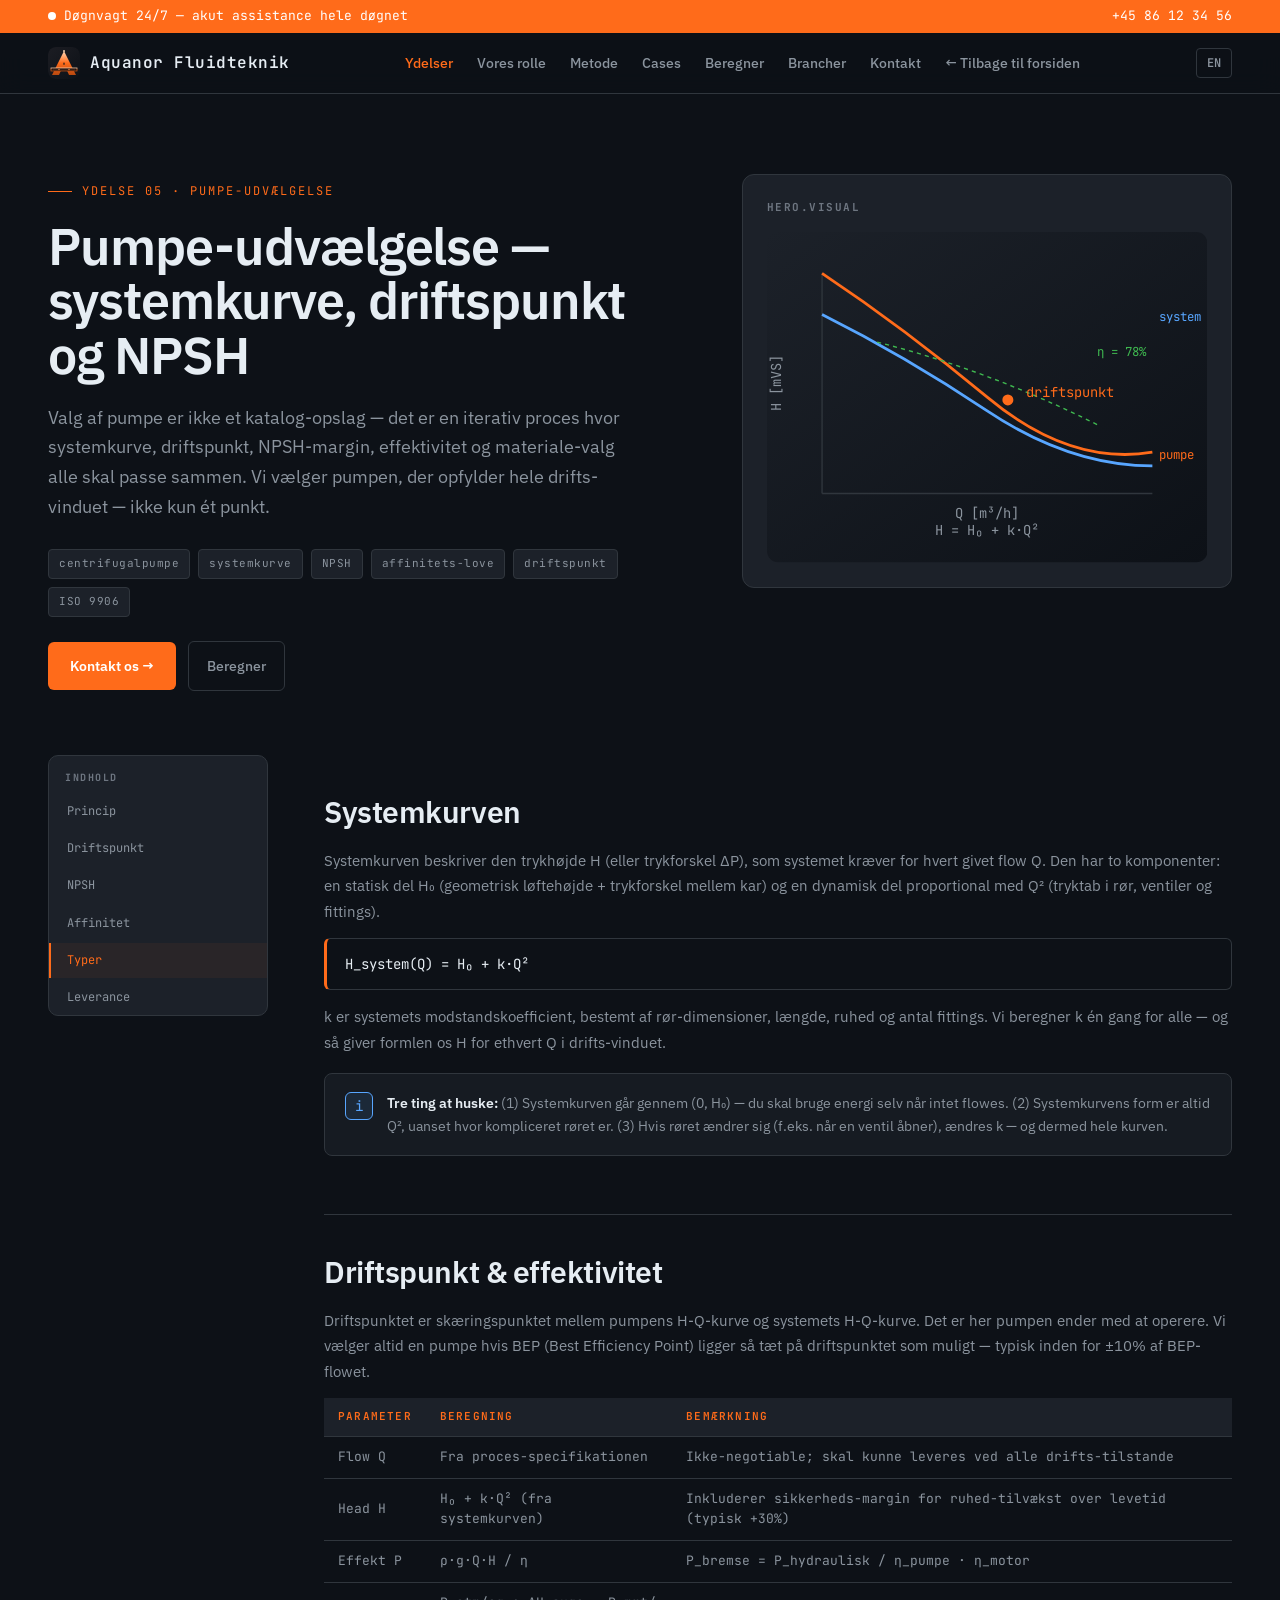
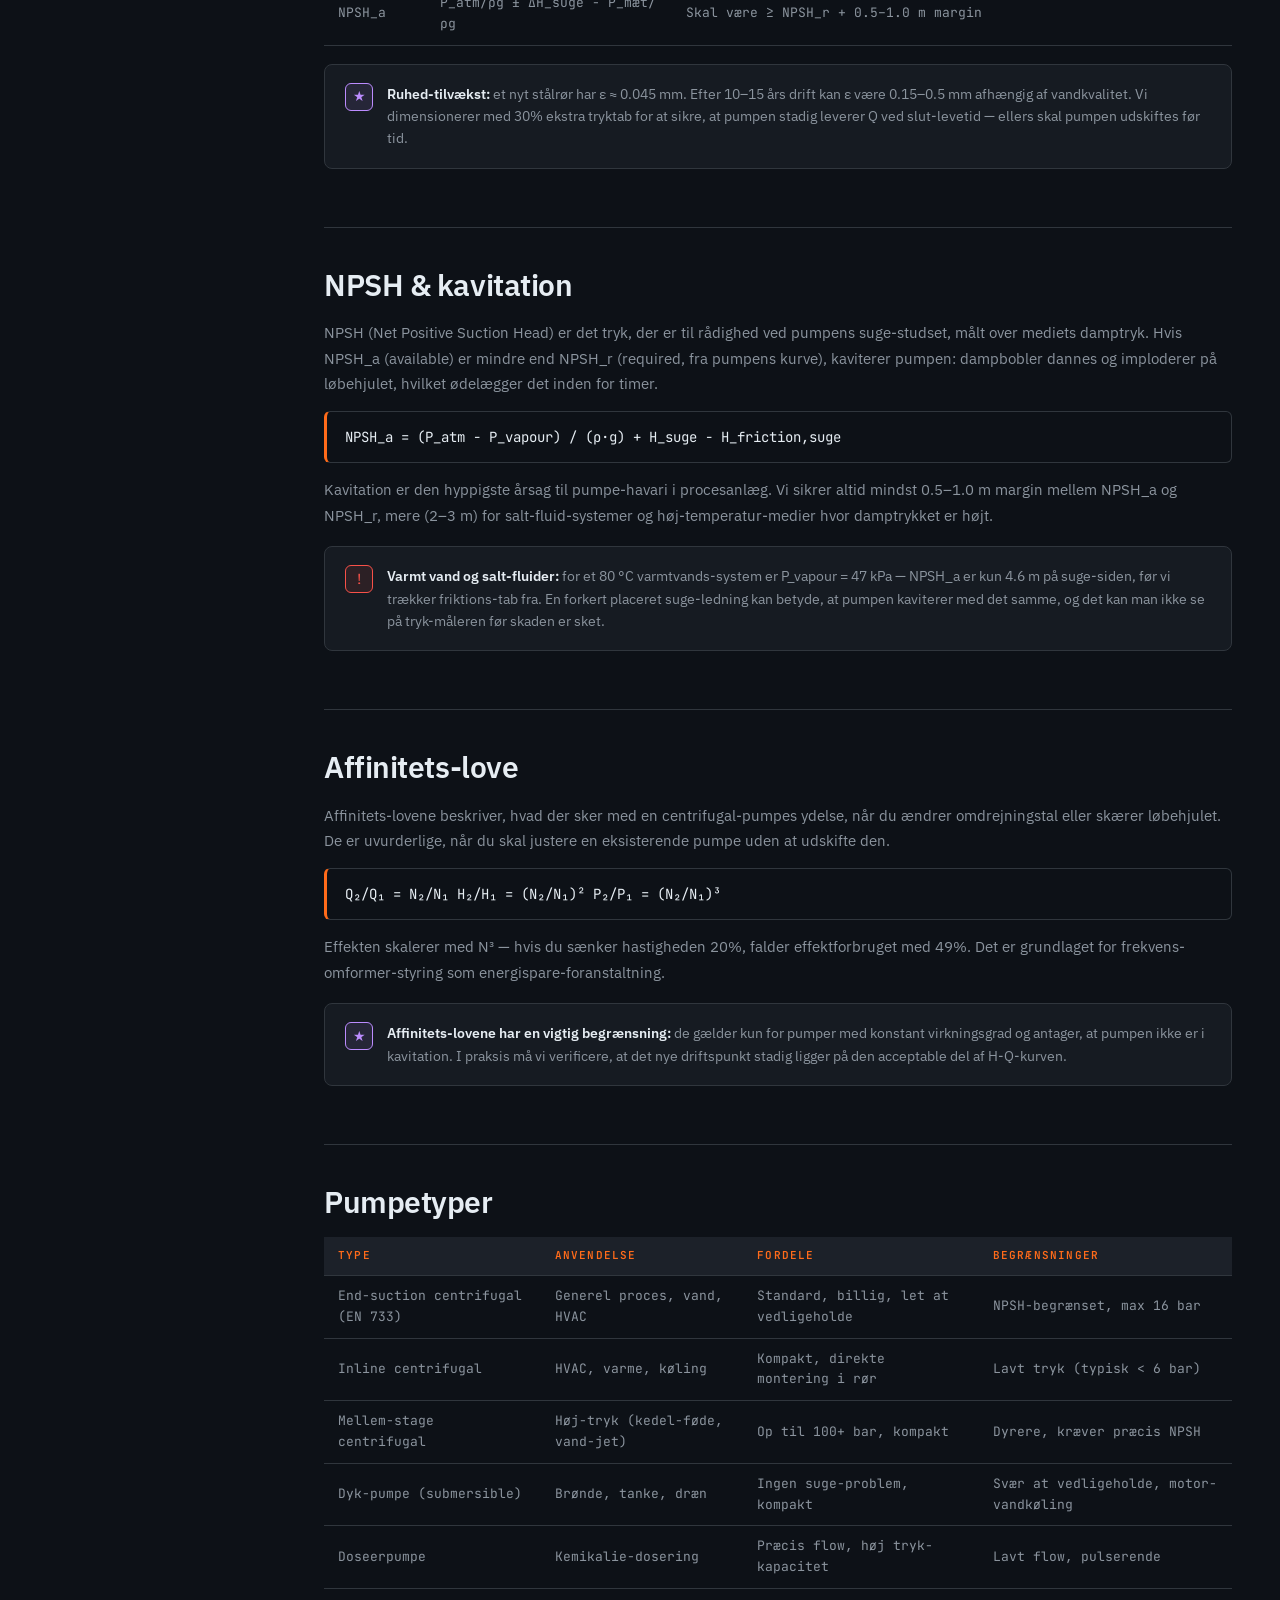
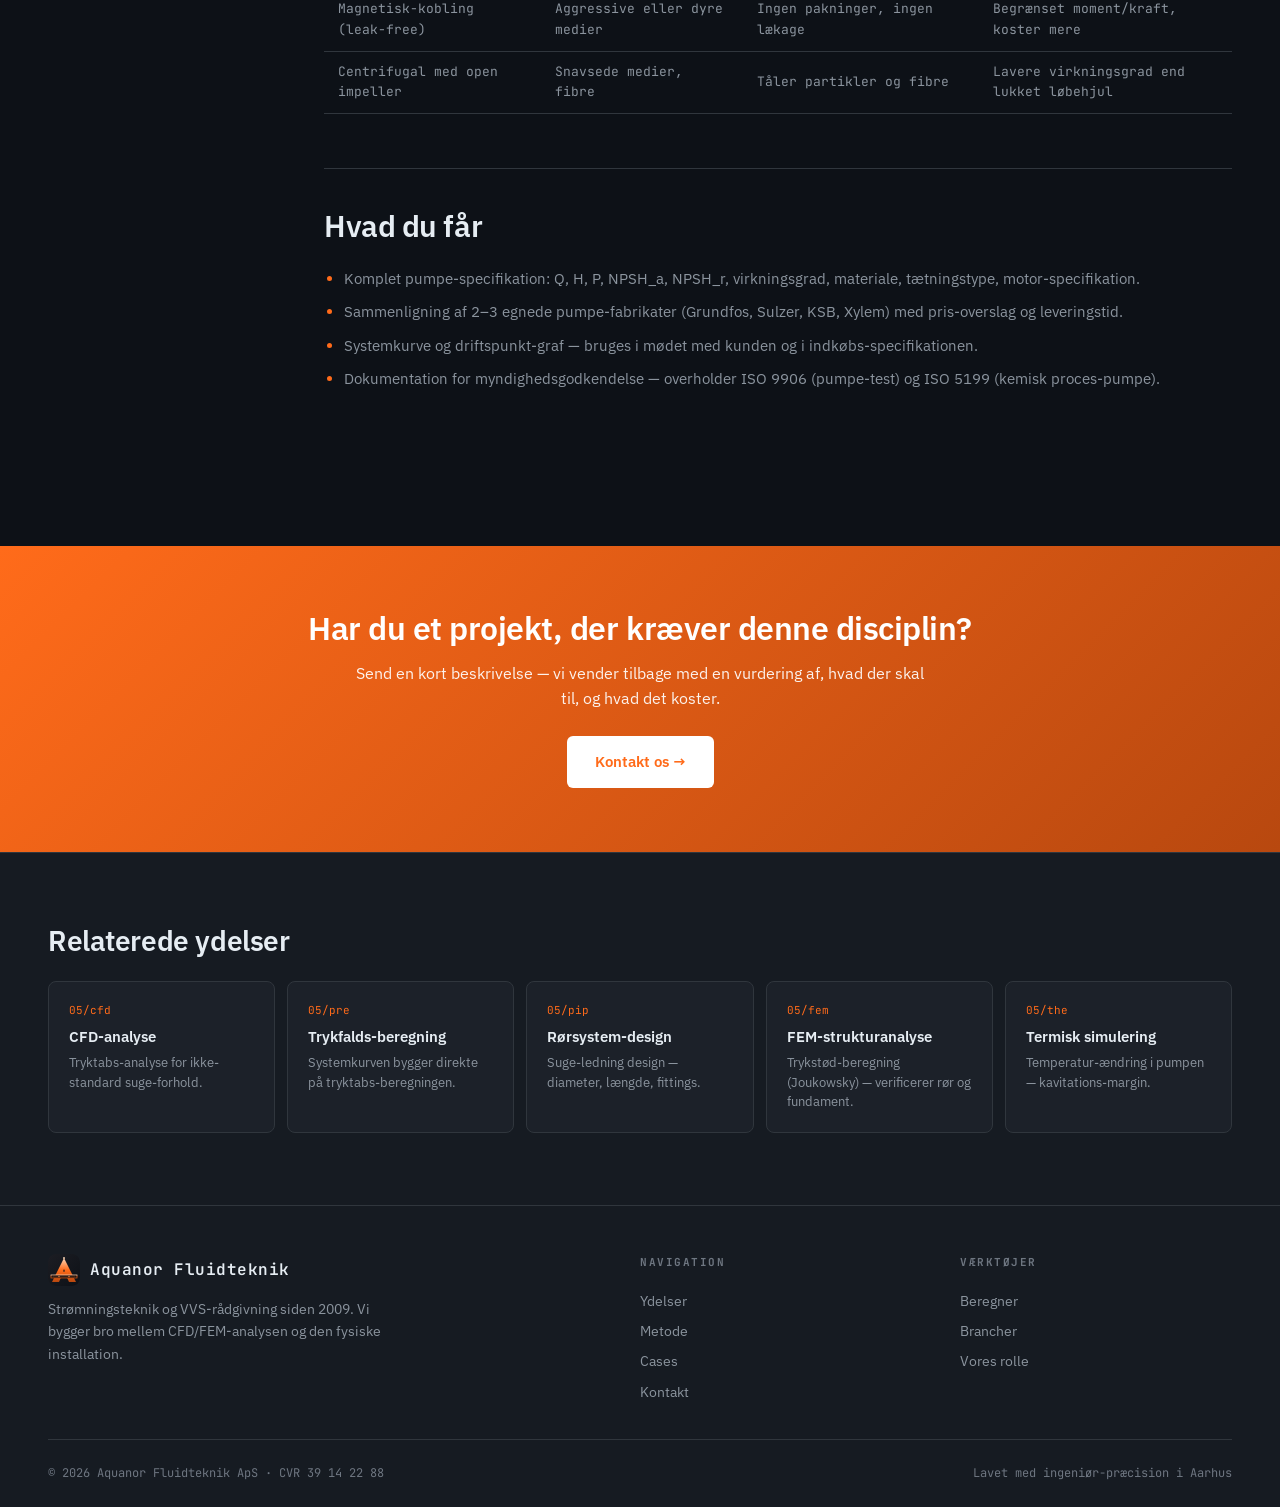
<file: services/pump-selection.html>
<!DOCTYPE html>
<html lang="da" data-lang="da">
<head>
<meta charset="UTF-8">
<meta name="viewport" content="width=device-width, initial-scale=1.0">
<title>Pumpe-udvælgelse — systemkurve, driftspunkt og NPSH · Aquanor Fluidteknik</title>
<link rel="preconnect" href="https://fonts.googleapis.com">
<link rel="preconnect" href="https://fonts.gstatic.com" crossorigin>
<link href="https://fonts.googleapis.com/css2?family=IBM+Plex+Sans:wght@400;500;600;700&family=JetBrains+Mono:wght@400;500&display=swap" rel="stylesheet">
<link rel="icon" type="image/svg+xml" href="data:image/svg+xml;utf8,<svg xmlns='http://www.w3.org/2000/svg' viewBox='0 0 64 64'><defs><linearGradient id='b' x1='0' y1='0' x2='1' y2='1'><stop offset='0' stop-color='%231c1d23'/><stop offset='1' stop-color='%230d1117'/></linearGradient><linearGradient id='s' x1='0' y1='0' x2='0' y2='1'><stop offset='0' stop-color='%23ffd9b8'/><stop offset='0.5' stop-color='%23ff6b1a'/><stop offset='1' stop-color='%23b8480f'/></linearGradient><radialGradient id='d' cx='0.5' cy='0.5' r='0.5'><stop offset='0' stop-color='%23ffd9b8'/><stop offset='1' stop-color='%23ff6b1a'/></radialGradient></defs><rect width='64' height='64' rx='14' fill='url(%23b)'/><path d='M32 8 L8 56 H22 L26 47 L38 47 L42 56 H56 Z M30 35 L32 30 L34 35 Z' fill='url(%23s)'/><rect x='6' y='42' width='52' height='6' fill='%230d1117' stroke='url(%23s)' stroke-width='1.5'/><rect x='10' y='44' width='44' height='2' fill='none' stroke='%23ff6b1a' stroke-width='0.6' opacity='0.5'/><circle cx='22' cy='45' r='1.3' fill='url(%23d)'/><circle cx='42' cy='45' r='1.3' fill='url(%23d)'/><circle cx='32' cy='8' r='2' fill='%23ffd9b8' opacity='0.9'/></svg>">
<link rel="stylesheet" href="style.css">
</head>
<body>

<!-- STRIP -->
<div class="strip">
  <span><span class="dot"></span><span data-i18n="strip.oncall">Døgnvagt 24/7 — akut assistance hele døgnet</span></span>
  <span data-i18n="strip.phone">+45 86 12 34 56</span>
</div>

<!-- NAV -->
<nav class="nav">
  <a href="../index.html" class="logo">
    <span class="logo-mark"><svg viewBox="0 0 64 64" xmlns="http://www.w3.org/2000/svg" aria-label="Aquanor"><defs><linearGradient id="aqBgV2s" x1="0" y1="0" x2="1" y2="1"><stop offset="0" stop-color="#1c1d23"/><stop offset="1" stop-color="#0d1117"/></linearGradient><linearGradient id="aqStrV2s" x1="0" y1="0" x2="0" y2="1"><stop offset="0" stop-color="#ffd9b8"/><stop offset="0.5" stop-color="#ff6b1a"/><stop offset="1" stop-color="#b8480f"/></linearGradient><radialGradient id="aqDotV2s" cx="0.5" cy="0.5" r="0.5"><stop offset="0" stop-color="#ffd9b8"/><stop offset="1" stop-color="#ff6b1a"/></radialGradient></defs><rect width="64" height="64" rx="14" fill="url(#aqBgV2s)"/><path d="M32 8 L8 56 H22 L26 47 L38 47 L42 56 H56 Z M30 35 L32 30 L34 35 Z" fill="url(#aqStrV2s)"/><rect x="6" y="42" width="52" height="6" fill="#0d1117" stroke="url(#aqStrV2s)" stroke-width="1.5"/><rect x="10" y="44" width="44" height="2" fill="none" stroke="#ff6b1a" stroke-width="0.6" opacity="0.5"/><circle cx="22" cy="45" r="1.3" fill="url(#aqDotV2s)"/><circle cx="42" cy="45" r="1.3" fill="url(#aqDotV2s)"/><circle cx="32" cy="8" r="2" fill="#ffd9b8" opacity="0.9"/></svg></span>
    <span>Aquanor Fluidteknik</span>
  </a>
  <ul class="nav-links" id="navLinks">
    <li><a href="index.html" class="active" data-i18n="nav.services">Ydelser</a></li>
<li><a href="index.html#rolle" data-i18n="nav.role">Vores rolle</a></li>
<li><a href="index.html#metode" data-i18n="nav.method">Metode</a></li>
<li><a href="index.html#cases" data-i18n="nav.cases">Cases</a></li>
<li><a href="index.html#beregner" data-i18n="nav.calc">Beregner</a></li>
<li><a href="index.html#branches" data-i18n="nav.industries">Brancher</a></li>
<li><a href="index.html#kontakt" data-i18n="nav.contact">Kontakt</a></li>

    <li><a href="../index.html" data-i18n="nav.back">← Tilbage til forsiden</a></li>
  </ul>
  <div class="nav-actions">
    <button class="lang-toggle" id="langToggle" aria-label="Switch language">EN</button>
    <button class="hamburger" id="hamburger" aria-label="Menu">
      <span></span><span></span><span></span>
    </button>
  </div>
</nav>
<div class="scroll-progress" id="scrollProgress"></div>

<!-- PAGE HERO -->
<header class="page-hero">
  <div>
    <span class="page-eyebrow">Ydelse 05 · Pumpe-udvælgelse</span>
    <h1 class="page-title">Pumpe-udvælgelse — systemkurve, driftspunkt og NPSH</h1>
    <p class="page-lead">Valg af pumpe er ikke et katalog-opslag — det er en iterativ proces hvor systemkurve, driftspunkt, NPSH-margin, effektivitet og materiale-valg alle skal passe sammen. Vi vælger pumpen, der opfylder hele drifts-vinduet — ikke kun ét punkt.</p>
    <div class="page-tags"><span class="page-tag">centrifugalpumpe</span> <span class="page-tag">systemkurve</span> <span class="page-tag">NPSH</span> <span class="page-tag">affinitets-love</span> <span class="page-tag">driftspunkt</span> <span class="page-tag">ISO 9906</span></div>
    <a href="../index.html#kontakt" class="page-cta" data-i18n="cta.button">Kontakt os →</a>
    <a href="../index.html#beregner" class="page-cta-ghost" data-i18n="nav.calc">Beregner</a>
  </div>
  <div class="hero-visual">
    <h4 data-i18n="hero.visual">Teknisk reference</h4>
    <svg viewBox="0 0 320 240" xmlns="http://www.w3.org/2000/svg" aria-hidden="true">
    <defs>
      <linearGradient id="puBg" x1="0" y1="0" x2="1" y2="1"><stop offset="0" stop-color="#1c2129"/><stop offset="1" stop-color="#0d1117"/></linearGradient>
    </defs>
    <rect width="320" height="240" fill="url(#puBg)" rx="8"/>
    <g transform="translate(40 30)">
      <line x1="0" y1="160" x2="240" y2="160" stroke="#30363d" stroke-width="1"/>
      <line x1="0" y1="0"   x2="0"   y2="160" stroke="#30363d" stroke-width="1"/>
      <!-- System curve H = H0 + k·Q² -->
      <path d="M0 30 Q60 60 120 100 T240 140" stroke="#58a6ff" stroke-width="2" fill="none"/>
      <!-- Pump curve (parabolic-ish) -->
      <path d="M0 0 Q60 40 120 90 T240 130" stroke="#ff6b1a" stroke-width="2" fill="none"/>
      <!-- Efficiency iso-line -->
      <path d="M40 50 Q120 70 200 110" stroke="#3fb950" stroke-width="1" fill="none" stroke-dasharray="3 3"/>
      <!-- Duty point -->
      <circle cx="135" cy="92" r="4" fill="#ff6b1a"/>
      <text x="148" y="90" font-family="JetBrains Mono" font-size="10" fill="#ff6b1a">driftspunkt</text>
      <!-- Axis labels -->
      <text x="120" y="178" font-family="JetBrains Mono" font-size="10" fill="#8b949e" text-anchor="middle">Q [m³/h]</text>
      <text x="-30" y="80" font-family="JetBrains Mono" font-size="10" fill="#8b949e" text-anchor="middle" transform="rotate(-90 -30 80)">H [mVS]</text>
      <!-- Legend -->
      <text x="245" y="35" font-family="JetBrains Mono" font-size="9" fill="#58a6ff">system</text>
      <text x="245" y="135" font-family="JetBrains Mono" font-size="9" fill="#ff6b1a">pumpe</text>
      <text x="200" y="60" font-family="JetBrains Mono" font-size="9" fill="#3fb950">η = 78%</text>
    </g>
    <text x="160" y="220" font-family="JetBrains Mono" font-size="10" fill="#8b949e" text-anchor="middle">H = H₀ + k·Q²</text>
  </svg>
  </div>
</header>

<!-- LAYOUT: SIDEBAR + CONTENT -->
<div class="layout">
  <aside class="sidenav">
    <h5>Indhold</h5>
    <a href="#systemkurve">Princip</a>
<a href="#drift">Driftspunkt</a>
<a href="#npsh">NPSH</a>
<a href="#affinitet">Affinitet</a>
<a href="#typer">Typer</a>
<a href="#leverance">Leverance</a>

  </aside>
  <main class="content">
    <div class="block" id="systemkurve">
<h2 data-i18n-da="Systemkurven">Systemkurven</h2>
<div class="reveal" data-delay="1"><p data-i18n-dp="0" data-da="Systemkurven beskriver den trykhøjde H (eller trykforskel ΔP), som systemet kræver for hvert givet flow Q. Den har to komponenter: en statisk del H₀ (geometrisk løftehøjde + trykforskel mellem kar) og en dynamisk del proportional med Q² (tryktab i rør, ventiler og fittings)." data-en="The system curve describes the head H (or pressure difference ΔP) the system requires at each flow Q. It has two components: a static part H₀ (geometric head + pressure difference between vessels) and a dynamic part proportional to Q² (pressure loss in pipes, valves, and fittings).">Systemkurven beskriver den trykhøjde H (eller trykforskel ΔP), som systemet kræver for hvert givet flow Q. Den har to komponenter: en statisk del H₀ (geometrisk løftehøjde + trykforskel mellem kar) og en dynamisk del proportional med Q² (tryktab i rør, ventiler og fittings).</p></div>
<div class="formula reveal" data-delay="1">H_system(Q) = H₀ + k·Q²</div>
<div class="reveal" data-delay="1"><p data-i18n-dp="0" data-da="k er systemets modstandskoefficient, bestemt af rør-dimensioner, længde, ruhed og antal fittings. Vi beregner k én gang for alle — og så giver formlen os H for ethvert Q i drifts-vinduet." data-en="k is the system's resistance coefficient, determined by pipe dimensions, length, roughness, and number of fittings. We compute k once for all — and the formula then gives us H for any Q in the operating window.">k er systemets modstandskoefficient, bestemt af rør-dimensioner, længde, ruhed og antal fittings. Vi beregner k én gang for alle — og så giver formlen os H for ethvert Q i drifts-vinduet.</p></div>
<div class="callout tip reveal" data-delay="1"><div class="icon">i</div><p><strong>Tre ting at huske:</strong> (1) Systemkurven går gennem (0, H₀) — du skal bruge energi selv når intet flowes. (2) Systemkurvens form er altid Q², uanset hvor kompliceret røret er. (3) Hvis røret ændrer sig (f.eks. når en ventil åbner), ændres k — og dermed hele kurven.</p></div>
</div>
<div class="block" id="drift">
<h2 data-i18n-da="Driftspunkt &amp; effektivitet">Driftspunkt & effektivitet</h2>
<div class="reveal" data-delay="1"><p data-i18n-dp="0" data-da="Driftspunktet er skæringspunktet mellem pumpens H-Q-kurve og systemets H-Q-kurve. Det er her pumpen ender med at operere. Vi vælger altid en pumpe hvis BEP (Best Efficiency Point) ligger så tæt på driftspunktet som muligt — typisk inden for ±10% af BEP-flowet." data-en="The duty point is the intersection of the pump's H-Q curve and the system's H-Q curve. That's where the pump ends up operating. We always choose a pump whose BEP (Best Efficiency Point) is as close to the duty point as possible — typically within ±10% of BEP flow.">Driftspunktet er skæringspunktet mellem pumpens H-Q-kurve og systemets H-Q-kurve. Det er her pumpen ender med at operere. Vi vælger altid en pumpe hvis BEP (Best Efficiency Point) ligger så tæt på driftspunktet som muligt — typisk inden for ±10% af BEP-flowet.</p></div>
<div class="reveal" data-delay="1"><table class="spec"><thead><tr><th>Parameter</th><th>Beregning</th><th>Bemærkning</th></tr></thead><tbody>
             <tr><td>Flow Q</td><td>Fra proces-specifikationen</td><td>Ikke-negotiable; skal kunne leveres ved alle drifts-tilstande</td></tr>
             <tr><td>Head H</td><td>H₀ + k·Q² (fra systemkurven)</td><td>Inkluderer sikkerheds-margin for ruhed-tilvækst over levetid (typisk +30%)</td></tr>
             <tr><td>Effekt P</td><td>ρ·g·Q·H / η</td><td>P_bremse = P_hydraulisk / η_pumpe · η_motor</td></tr>
             <tr><td>NPSH_a</td><td>P_atm/ρg ± ΔH_suge − P_mæt/ρg</td><td>Skal være ≥ NPSH_r + 0.5–1.0 m margin</td></tr>
             </tbody></table></div>
<div class="callout note reveal" data-delay="1"><div class="icon">★</div><p><strong>Ruhed-tilvækst:</strong> et nyt stålrør har ε ≈ 0.045 mm. Efter 10–15 års drift kan ε være 0.15–0.5 mm afhængig af vandkvalitet. Vi dimensionerer med 30% ekstra tryktab for at sikre, at pumpen stadig leverer Q ved slut-levetid — ellers skal pumpen udskiftes før tid.</p></div>
</div>
<div class="block" id="npsh">
<h2 data-i18n-da="NPSH &amp; kavitation">NPSH & kavitation</h2>
<div class="reveal" data-delay="1"><p data-i18n-dp="0" data-da="NPSH (Net Positive Suction Head) er det tryk, der er til rådighed ved pumpens suge-studset, målt over mediets damptryk. Hvis NPSH_a (available) er mindre end NPSH_r (required, fra pumpens kurve), kaviterer pumpen: dampbobler dannes og imploderer på løbehjulet, hvilket ødelægger det inden for timer." data-en="NPSH (Net Positive Suction Head) is the pressure available at the pump suction nozzle, measured above the fluid's vapour pressure. If NPSH_a (available) is less than NPSH_r (required, from the pump curve), the pump cavitates: vapour bubbles form and collapse on the impeller, destroying it within hours.">NPSH (Net Positive Suction Head) er det tryk, der er til rådighed ved pumpens suge-studset, målt over mediets damptryk. Hvis NPSH_a (available) er mindre end NPSH_r (required, fra pumpens kurve), kaviterer pumpen: dampbobler dannes og imploderer på løbehjulet, hvilket ødelægger det inden for timer.</p></div>
<div class="formula reveal" data-delay="1">NPSH_a = (P_atm − P_vapour) / (ρ·g) + H_suge − H_friction,suge</div>
<div class="reveal" data-delay="1"><p data-i18n-dp="0" data-da="Kavitation er den hyppigste årsag til pumpe-havari i procesanlæg. Vi sikrer altid mindst 0.5–1.0 m margin mellem NPSH_a og NPSH_r, mere (2–3 m) for salt-fluid-systemer og høj-temperatur-medier hvor damptrykket er højt." data-en="Cavitation is the most common cause of pump failure in process plants. We always ensure at least 0.5–1.0 m margin between NPSH_a and NPSH_r, more (2–3 m) for salt-fluid systems and high-temperature media where vapour pressure is high.">Kavitation er den hyppigste årsag til pumpe-havari i procesanlæg. Vi sikrer altid mindst 0.5–1.0 m margin mellem NPSH_a og NPSH_r, mere (2–3 m) for salt-fluid-systemer og høj-temperatur-medier hvor damptrykket er højt.</p></div>
<div class="callout warn reveal" data-delay="1"><div class="icon">!</div><p><strong>Varmt vand og salt-fluider:</strong> for et 80 °C varmtvands-system er P_vapour = 47 kPa — NPSH_a er kun 4.6 m på suge-siden, før vi trækker friktions-tab fra. En forkert placeret suge-ledning kan betyde, at pumpen kaviterer med det samme, og det kan man ikke se på tryk-måleren før skaden er sket.</p></div>
</div>
<div class="block" id="affinitet">
<h2 data-i18n-da="Affinitets-love">Affinitets-love</h2>
<div class="reveal" data-delay="1"><p data-i18n-dp="0" data-da="Affinitets-lovene beskriver, hvad der sker med en centrifugal-pumpes ydelse, når du ændrer omdrejningstal eller skærer løbehjulet. De er uvurderlige, når du skal justere en eksisterende pumpe uden at udskifte den." data-en="The affinity laws describe what happens to a centrifugal pump's performance when you change speed or trim the impeller. They're invaluable when you need to adjust an existing pump without replacing it.">Affinitets-lovene beskriver, hvad der sker med en centrifugal-pumpes ydelse, når du ændrer omdrejningstal eller skærer løbehjulet. De er uvurderlige, når du skal justere en eksisterende pumpe uden at udskifte den.</p></div>
<div class="formula reveal" data-delay="1">Q₂/Q₁ = N₂/N₁        H₂/H₁ = (N₂/N₁)²        P₂/P₁ = (N₂/N₁)³</div>
<div class="reveal" data-delay="1"><p data-i18n-dp="0" data-da="Effekten skalerer med N³ — hvis du sænker hastigheden 20%, falder effektforbruget med 49%. Det er grundlaget for frekvens-omformer-styring som energispare-foranstaltning." data-en="Power scales with N³ — if you reduce speed by 20%, power consumption drops 49%. That's the basis for VFD speed control as an energy-saving measure.">Effekten skalerer med N³ — hvis du sænker hastigheden 20%, falder effektforbruget med 49%. Det er grundlaget for frekvens-omformer-styring som energispare-foranstaltning.</p></div>
<div class="callout note reveal" data-delay="1"><div class="icon">★</div><p><strong>Affinitets-lovene har en vigtig begrænsning:</strong> de gælder kun for pumper med konstant virkningsgrad og antager, at pumpen ikke er i kavitation. I praksis må vi verificere, at det nye driftspunkt stadig ligger på den acceptable del af H-Q-kurven.</p></div>
</div>
<div class="block" id="typer">
<h2 data-i18n-da="Pumpetyper">Pumpetyper</h2>
<div class="reveal" data-delay="1"><table class="spec"><thead><tr><th>Type</th><th>Anvendelse</th><th>Fordele</th><th>Begrænsninger</th></tr></thead><tbody>
             <tr><td>End-suction centrifugal (EN 733)</td><td>Generel proces, vand, HVAC</td><td>Standard, billig, let at vedligeholde</td><td>NPSH-begrænset, max 16 bar</td></tr>
             <tr><td>Inline centrifugal</td><td>HVAC, varme, køling</td><td>Kompakt, direkte montering i rør</td><td>Lavt tryk (typisk &lt; 6 bar)</td></tr>
             <tr><td>Mellem-stage centrifugal</td><td>Høj-tryk (kedel-føde, vand-jet)</td><td>Op til 100+ bar, kompakt</td><td>Dyrere, kræver præcis NPSH</td></tr>
             <tr><td>Dyk-pumpe (submersible)</td><td>Brønde, tanke, dræn</td><td>Ingen suge-problem, kompakt</td><td>Svær at vedligeholde, motor-vandkøling</td></tr>
             <tr><td>Doseerpumpe</td><td>Kemikalie-dosering</td><td>Præcis flow, høj tryk-kapacitet</td><td>Lavt flow, pulserende</td></tr>
             <tr><td>Magnetisk-kobling (leak-free)</td><td>Aggressive eller dyre medier</td><td>Ingen pakninger, ingen lækage</td><td>Begrænset moment/kraft, koster mere</td></tr>
             <tr><td>Centrifugal med open impeller</td><td>Snavsede medier, fibre</td><td>Tåler partikler og fibre</td><td>Lavere virkningsgrad end lukket løbehjul</td></tr>
             </tbody></table></div>
</div>
<div class="block" id="leverance">
<h2 data-i18n-da="Hvad du får">Hvad du får</h2>
<div class="reveal" data-delay="1"><ul><li>Komplet pumpe-specifikation: Q, H, P, NPSH_a, NPSH_r, virkningsgrad, materiale, tætningstype, motor-specifikation.</li>
<li>Sammenligning af 2–3 egnede pumpe-fabrikater (Grundfos, Sulzer, KSB, Xylem) med pris-overslag og leveringstid.</li>
<li>Systemkurve og driftspunkt-graf — bruges i mødet med kunden og i indkøbs-specifikationen.</li>
<li>Dokumentation for myndighedsgodkendelse — overholder ISO 9906 (pumpe-test) og ISO 5199 (kemisk proces-pumpe).</li></ul></div>
</div>
  </main>
</div>

<!-- CTA STRIP -->
<section class="cta-strip">
  <h2 data-i18n="cta.title">Har du et projekt, der kræver denne disciplin?</h2>
  <p data-i18n="cta.lead">Send en kort beskrivelse — vi vender tilbage med en vurdering af, hvad der skal til, og hvad det koster.</p>
  <a href="../index.html#kontakt" class="cta" data-i18n="cta.button">Kontakt os →</a>
</section>

<!-- RELATED -->
<section class="related">
  <div class="related-inner">
    <h2 data-i18n="related.title">Relaterede ydelser</h2>
    <div class="related-grid">
      <a class="related-card" href="cfd.html">
          <div class="related-num">05/cfd</div>
          <div class="related-name">CFD-analyse</div>
          <div class="related-desc">Tryktabs-analyse for ikke-standard suge-forhold.</div>
        </a><a class="related-card" href="pressure-drop.html">
          <div class="related-num">05/pre</div>
          <div class="related-name">Trykfalds-beregning</div>
          <div class="related-desc">Systemkurven bygger direkte på tryktabs-beregningen.</div>
        </a><a class="related-card" href="pipe-design.html">
          <div class="related-num">05/pip</div>
          <div class="related-name">Rørsystem-design</div>
          <div class="related-desc">Suge-ledning design — diameter, længde, fittings.</div>
        </a><a class="related-card" href="fem.html">
          <div class="related-num">05/fem</div>
          <div class="related-name">FEM-strukturanalyse</div>
          <div class="related-desc">Trykstød-beregning (Joukowsky) — verificerer rør og fundament.</div>
        </a><a class="related-card" href="thermal.html">
          <div class="related-num">05/the</div>
          <div class="related-name">Termisk simulering</div>
          <div class="related-desc">Temperatur-ændring i pumpen — kavitations-margin.</div>
        </a>
    </div>
  </div>
</section>

<!-- FOOTER -->
<footer>
  <div class="footer-inner">
    <div class="footer-brand">
      <div class="logo"><span class="logo-mark"><svg viewBox="0 0 64 64" xmlns="http://www.w3.org/2000/svg" aria-label="Aquanor"><defs><linearGradient id="aqBgV2s" x1="0" y1="0" x2="1" y2="1"><stop offset="0" stop-color="#1c1d23"/><stop offset="1" stop-color="#0d1117"/></linearGradient><linearGradient id="aqStrV2s" x1="0" y1="0" x2="0" y2="1"><stop offset="0" stop-color="#ffd9b8"/><stop offset="0.5" stop-color="#ff6b1a"/><stop offset="1" stop-color="#b8480f"/></linearGradient><radialGradient id="aqDotV2s" cx="0.5" cy="0.5" r="0.5"><stop offset="0" stop-color="#ffd9b8"/><stop offset="1" stop-color="#ff6b1a"/></radialGradient></defs><rect width="64" height="64" rx="14" fill="url(#aqBgV2s)"/><path d="M32 8 L8 56 H22 L26 47 L38 47 L42 56 H56 Z M30 35 L32 30 L34 35 Z" fill="url(#aqStrV2s)"/><rect x="6" y="42" width="52" height="6" fill="#0d1117" stroke="url(#aqStrV2s)" stroke-width="1.5"/><rect x="10" y="44" width="44" height="2" fill="none" stroke="#ff6b1a" stroke-width="0.6" opacity="0.5"/><circle cx="22" cy="45" r="1.3" fill="url(#aqDotV2s)"/><circle cx="42" cy="45" r="1.3" fill="url(#aqDotV2s)"/><circle cx="32" cy="8" r="2" fill="#ffd9b8" opacity="0.9"/></svg></span><span>Aquanor Fluidteknik</span></div>
      <p data-i18n="footer.tag">Strømningsteknik og VVS-rådgivning siden 2009. Vi bygger bro mellem CFD/FEM-analysen og den fysiske installation.</p>
    </div>
    <div class="footer-col">
      <h4 data-i18n="footer.nav">Navigation</h4>
      <ul>
        <li><a href="../index.html#ydelser" data-i18n="nav.services">Ydelser</a></li>
        <li><a href="../index.html#metode" data-i18n="nav.method">Metode</a></li>
        <li><a href="../index.html#cases" data-i18n="nav.cases">Cases</a></li>
        <li><a href="../index.html#kontakt" data-i18n="nav.contact">Kontakt</a></li>
      </ul>
    </div>
    <div class="footer-col">
      <h4 data-i18n="footer.tools">Værktøjer</h4>
      <ul>
        <li><a href="../index.html#beregner" data-i18n="nav.calc">Beregner</a></li>
        <li><a href="../index.html#branches" data-i18n="nav.industries">Brancher</a></li>
        <li><a href="../index.html#rolle" data-i18n="nav.role">Vores rolle</a></li>
      </ul>
    </div>
  </div>
  <div class="footer-bottom">
    <span data-i18n="footer.copyright">© 2026 Aquanor Fluidteknik ApS · CVR 39 14 22 88</span>
    <span data-i18n="footer.made">Lavet med ingeniør-præcision i Aarhus</span>
  </div>
</footer>

<!-- I18N DATA -->
<script id="page-i18n" type="application/json">{"strip.oncall": ["Døgnvagt 24/7 — akut assistance hele døgnet", "On-call dispatch 24/7 — emergency assistance around the clock"], "strip.phone": ["+45 86 12 34 56", "+45 86 12 34 56"], "nav.services": ["Ydelser", "Services"], "nav.role": ["Vores rolle", "Our role"], "nav.method": ["Metode", "Method"], "nav.cases": ["Cases", "Cases"], "nav.calc": ["Beregner", "Calculator"], "nav.industries": ["Brancher", "Industries"], "nav.contact": ["Kontakt", "Contact"], "nav.back": ["← Tilbage til forsiden", "← Back to overview"], "footer.tag": ["Strømningsteknik og VVS-rådgivning siden 2009. Vi bygger bro mellem CFD/FEM-analysen og den fysiske installation.", "Flow engineering and HVAC consultancy since 2009. We bridge the gap between CFD/FEM analysis and physical installation."], "footer.nav": ["Navigation", "Navigation"], "footer.tools": ["Værktøjer", "Tools"], "footer.made": ["Lavet med ingeniør-præcision i Aarhus", "Engineered with precision in Aarhus"], "footer.copyright": ["© 2026 Aquanor Fluidteknik ApS · CVR 39 14 22 88", "© 2026 Aquanor Fluidteknik ApS · VAT 39 14 22 88"], "related.title": ["Relaterede ydelser", "Related services"], "related.lead": ["Vi leverer alle seks discipliner med samme ingeniør som ansvarlig fra start til slut.", "We deliver all six disciplines with the same engineer responsible from start to finish."], "cta.title": ["Har du et projekt, der kræver denne disciplin?", "Got a project that needs this discipline?"], "cta.lead": ["Send en kort beskrivelse — vi vender tilbage med en vurdering af, hvad der skal til, og hvad det koster.", "Send a short description — we'll get back with an assessment of what's needed and what it costs."], "cta.button": ["Kontakt os →", "Get in touch →"], "title": ["Pumpe-udvælgelse — systemkurve, driftspunkt og NPSH", "Pump selection — system curve, duty point, and NPSH"], "eyebrow": ["Ydelse 05 · Pumpe-udvælgelse", "Service 05 · Pump selection"], "lead": ["Valg af pumpe er ikke et katalog-opslag — det er en iterativ proces hvor systemkurve, driftspunkt, NPSH-margin, effektivitet og materiale-valg alle skal passe sammen. Vi vælger pumpen, der opfylder hele drifts-vinduet — ikke kun ét punkt.", "Selecting a pump isn't a catalogue lookup — it's an iterative process where system curve, duty point, NPSH margin, efficiency, and material choice all have to fit together. We choose the pump that satisfies the entire operating window — not just one point."], "tags": [["centrifugalpumpe", "systemkurve", "NPSH", "affinitets-love", "driftspunkt", "ISO 9906"], ["centrifugal pump", "system curve", "NPSH", "affinity laws", "duty point", "ISO 9906"]], "sections": {"systemkurve": ["Systemkurven", "The system curve"], "drift": ["Driftspunkt & effektivitet", "Duty point & efficiency"], "npsh": ["NPSH & kavitation", "NPSH & cavitation"], "affinitet": ["Affinitets-love", "Affinity laws"], "typer": ["Pumpetyper", "Pump types"], "leverance": ["Hvad du får", "What you receive"]}}</script>

<script>
(function(){
  const PAGE_I18N = JSON.parse(document.getElementById('page-i18n').textContent);
  let curLang = localStorage.getItem('aquanor-lang') || 'da';

  function t(key){
    const v = PAGE_I18N[key];
    if(!v) return key;
    return v[curLang === 'en' ? 1 : 0];
  }

  function setLang(lang){
    curLang = lang;
    localStorage.setItem('aquanor-lang', lang);
    document.documentElement.lang = lang;
    document.documentElement.setAttribute('data-lang', lang);
    // Update all data-i18n elements
    document.querySelectorAll('[data-i18n]').forEach(el => {
      const v = t(el.getAttribute('data-i18n'));
      if(v !== undefined) el.textContent = v;
    });
    // Swap h2 + section headings: data-i18n-da holds DA text, English uses sections dict
    document.querySelectorAll('[data-i18n-da]').forEach(el => {
      // Check if there's a section mapping
      const parent = el.closest('.block');
      if(parent && parent.id){
        const sec = PAGE_I18N.sections && PAGE_I18N.sections[parent.id];
        if(sec){ el.textContent = sec[lang === 'en' ? 1 : 0]; return; }
      }
      // Fallback: keep DA text
      el.textContent = el.getAttribute('data-i18n-da');
    });
    // Toggle button label
    document.getElementById('langToggle').textContent = lang === 'da' ? 'EN' : 'DA';
    // Update hero-eyebrow, title, lead, tags if present
    const heroTitle = document.querySelector('.page-title');
    if(heroTitle) heroTitle.textContent = t('title');
    const heroLead = document.querySelector('.page-lead');
    if(heroLead) heroLead.textContent = t('lead');
    const heroEyebrow = document.querySelector('.page-eyebrow');
    if(heroEyebrow) heroEyebrow.textContent = t('eyebrow');
  }

  document.getElementById('langToggle').addEventListener('click', () => {
    setLang(curLang === 'da' ? 'en' : 'da');
  });
  setLang(curLang);

  // Hamburger
  const hamburger = document.getElementById('hamburger');
  const navLinks = document.getElementById('navLinks');
  if(hamburger && navLinks){
    hamburger.addEventListener('click', () => {
      hamburger.classList.toggle('open');
      navLinks.classList.toggle('open');
    });
  }

  // Nav scroll state
  const navEl = document.querySelector('.nav');
  window.addEventListener('scroll', () => {
    if(window.scrollY > 80) navEl.classList.add('scrolled');
    else navEl.classList.remove('scrolled');
  }, {passive:true});

  // Scroll progress
  let _scrollTick = false;
  window.addEventListener('scroll', () => {
    if(!_scrollTick){
      requestAnimationFrame(() => {
        const h = document.documentElement.scrollHeight - window.innerHeight;
        const pct = h > 0 ? (window.scrollY / h) * 100 : 0;
        const bar = document.getElementById('scrollProgress');
        if(bar) bar.style.width = pct + '%';
        _scrollTick = false;
      });
      _scrollTick = true;
    }
  }, {passive:true});

  // Reveal on scroll
  const obs = new IntersectionObserver((entries) => {
    entries.forEach(e => {
      if(e.isIntersecting){ e.target.classList.add('revealed'); obs.unobserve(e.target); }
    });
  }, {threshold:.12, rootMargin:'0px 0px -5% 0px'});
  document.querySelectorAll('.reveal').forEach(el => obs.observe(el));

  // Active sidenav highlight on scroll
  const sectionIds = Array.from(document.querySelectorAll('.block[id]')).map(b => b.id);
  const sideLinks = Array.from(document.querySelectorAll('.sidenav a'));
  const sideMap = Object.fromEntries(sideLinks.map(a => [a.getAttribute('href').slice(1), a]));
  const sectionObs = new IntersectionObserver((entries) => {
    entries.forEach(e => {
      const id = e.target.id;
      const link = sideMap[id];
      if(!link) return;
      if(e.isIntersecting){
        sideLinks.forEach(l => l.classList.remove('active'));
        link.classList.add('active');
      }
    });
  }, {rootMargin:'-30% 0px -60% 0px'});
  document.querySelectorAll('.block[id]').forEach(b => sectionObs.observe(b));
})();
</script>

</body>
</html>
</file>
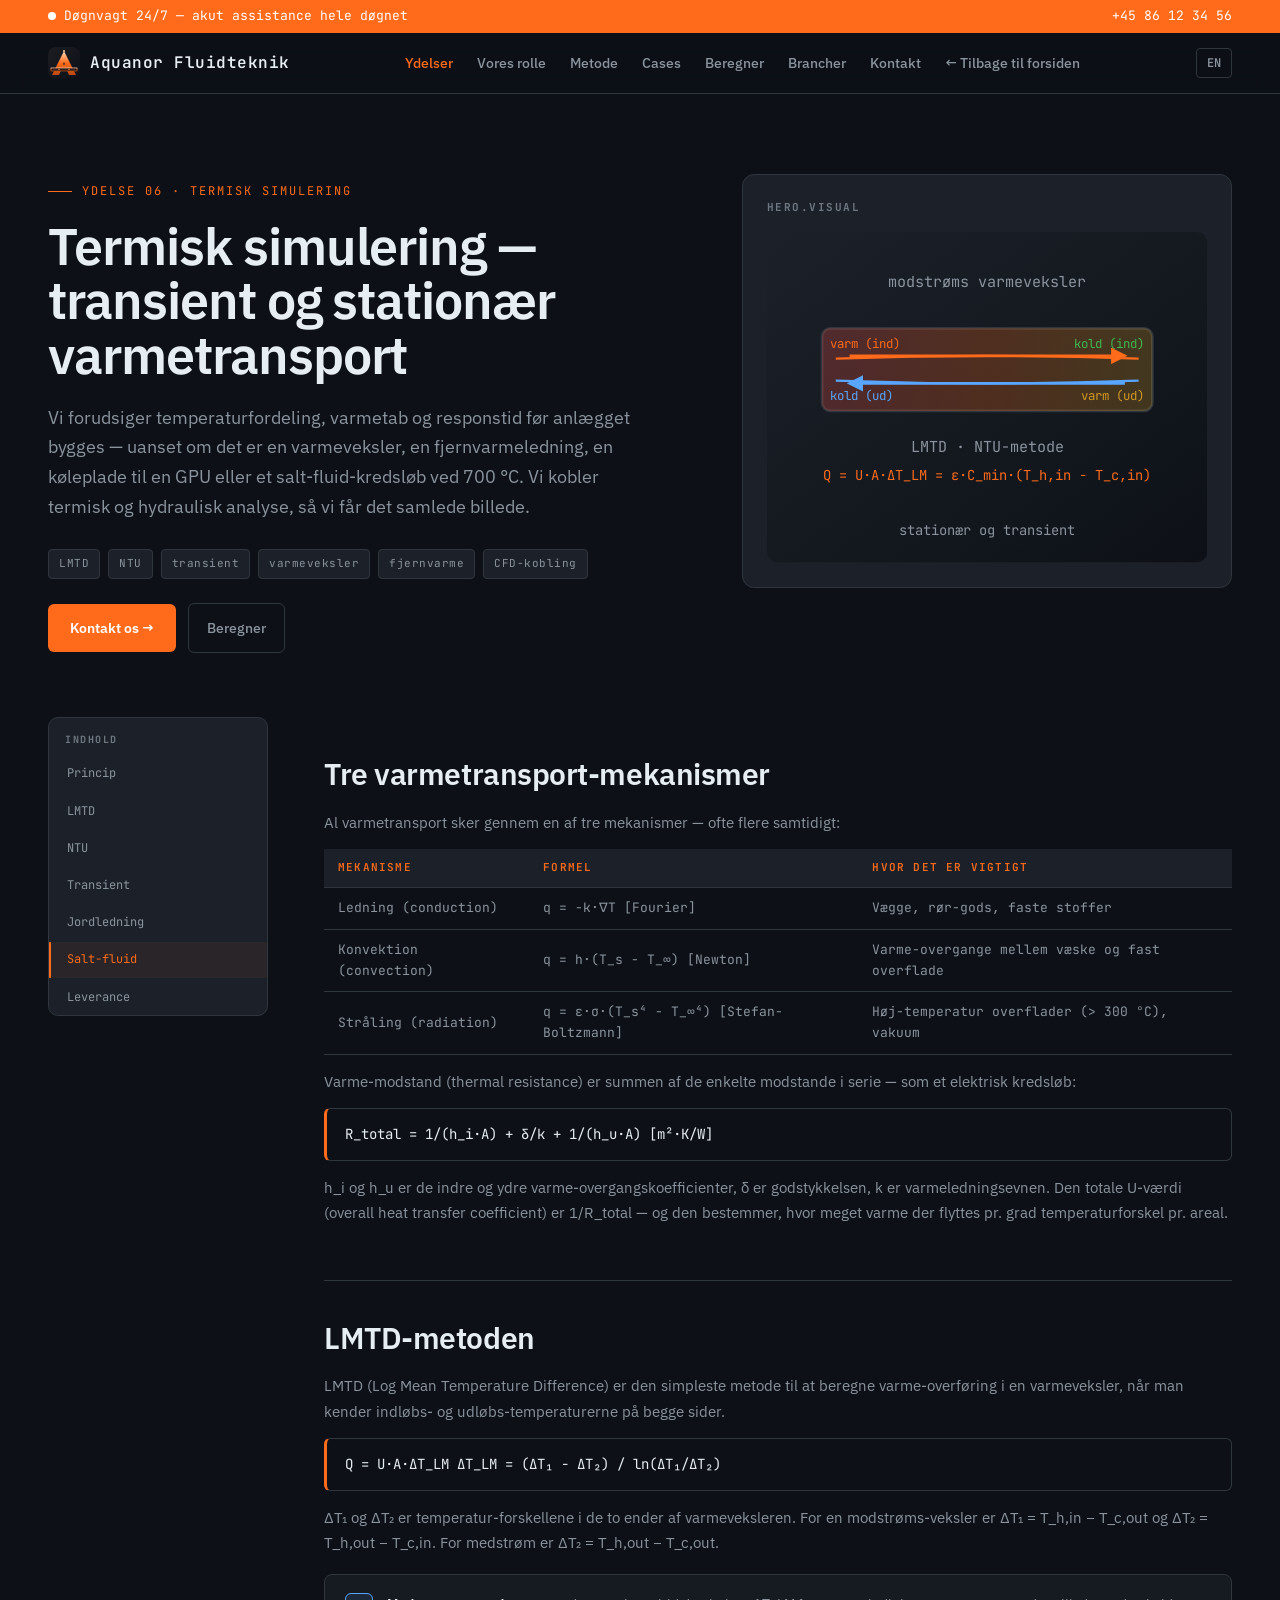
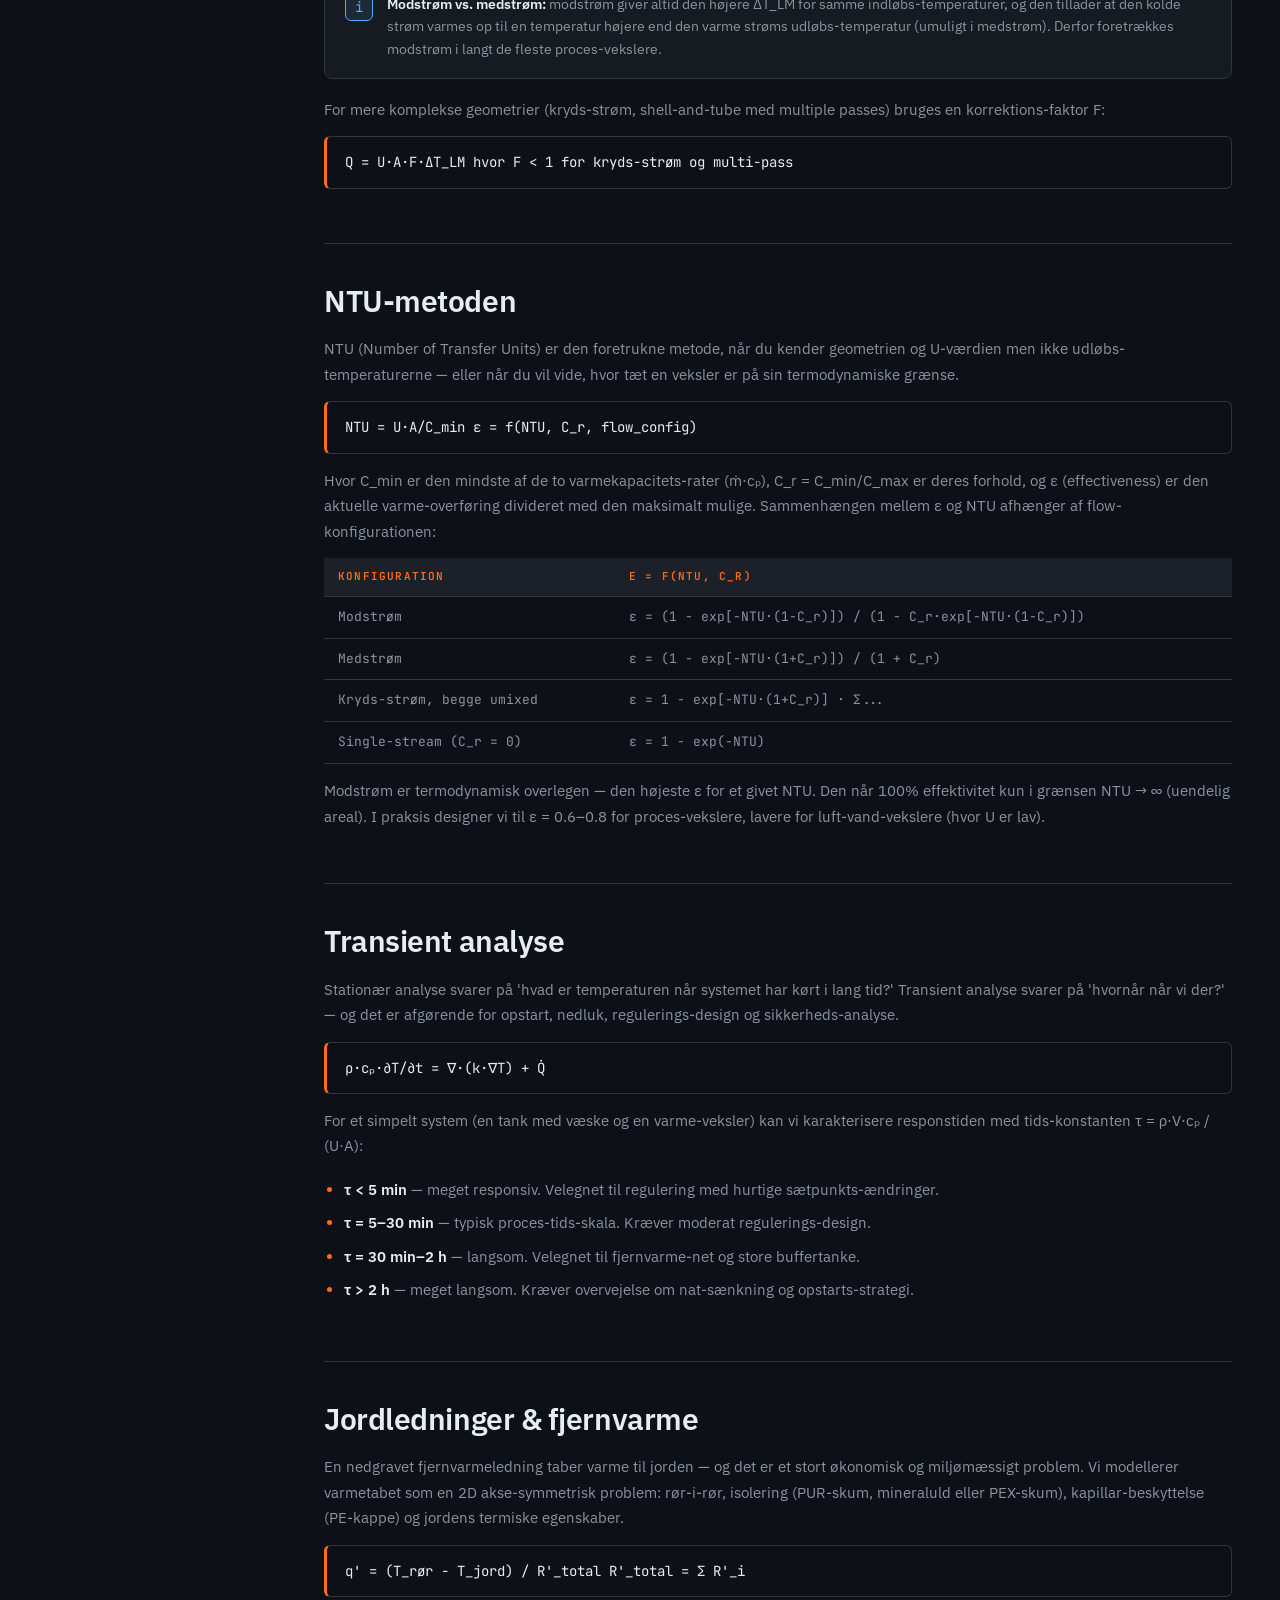
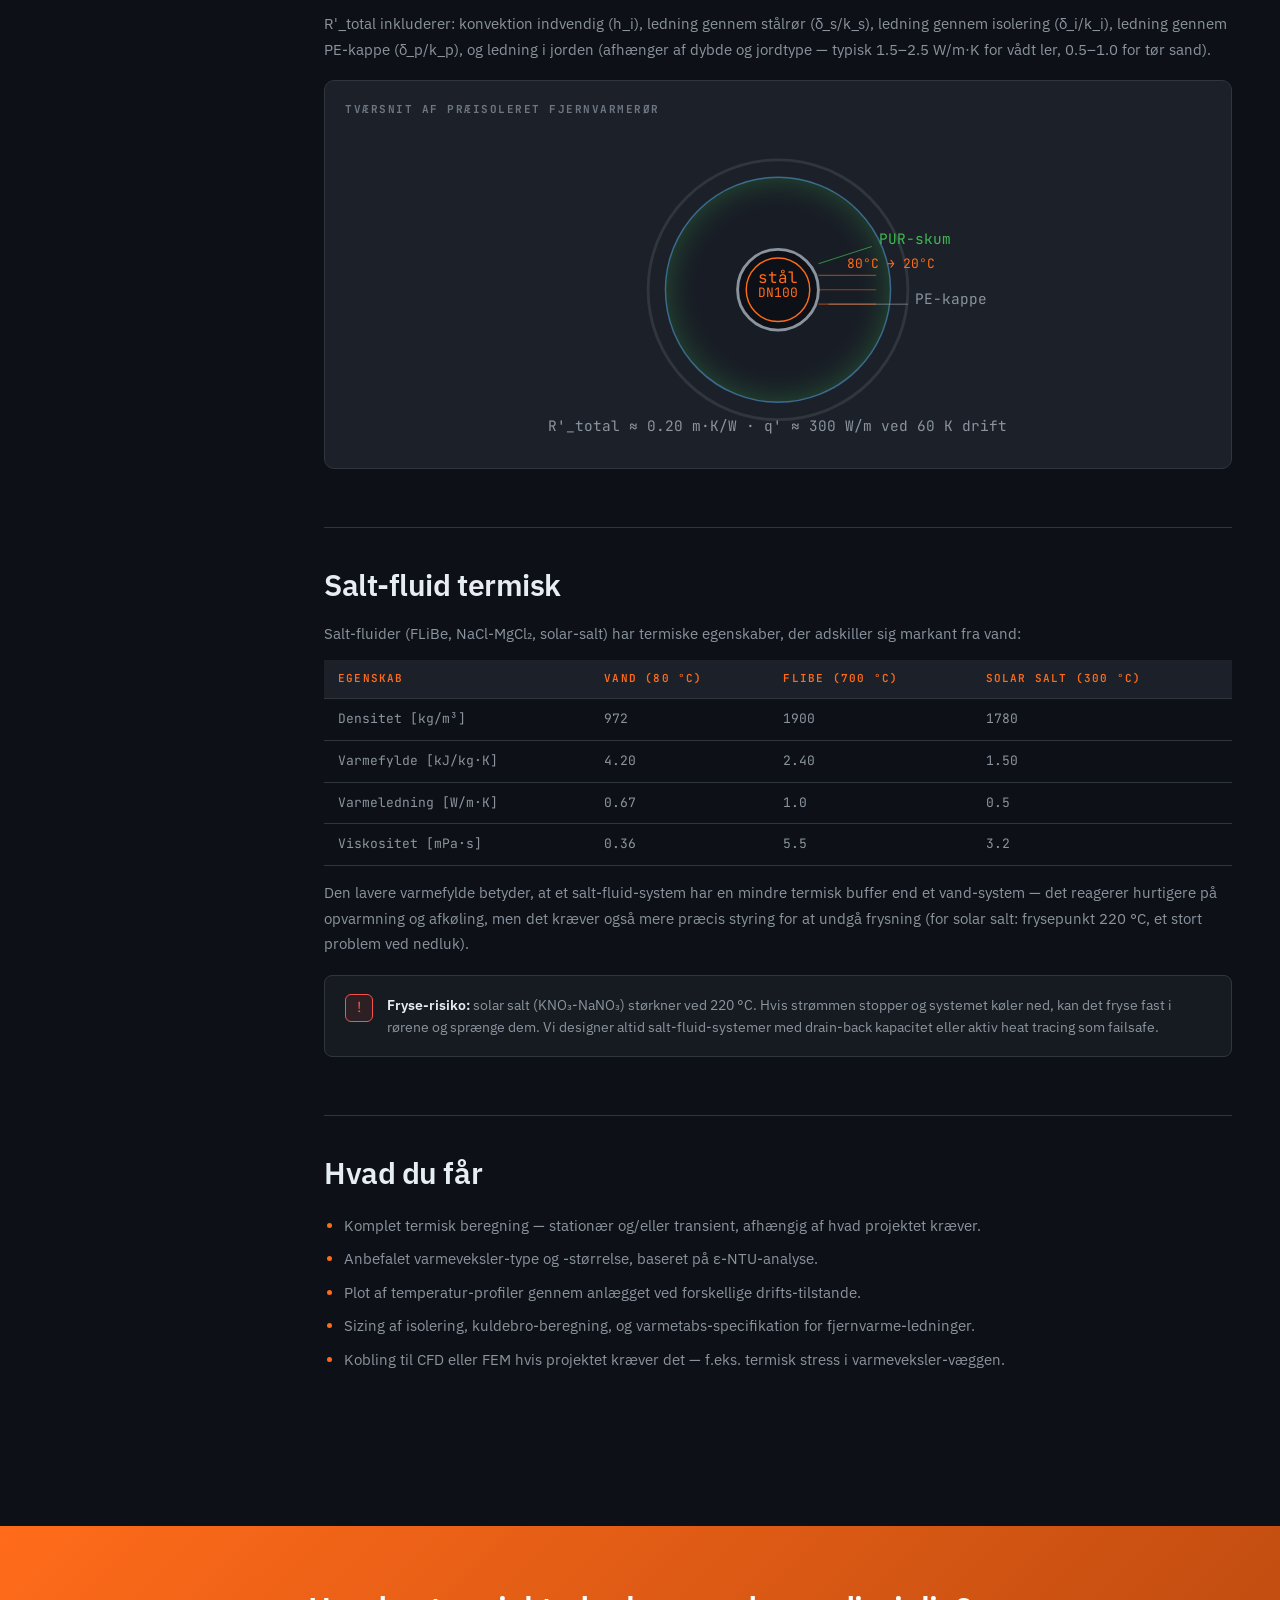
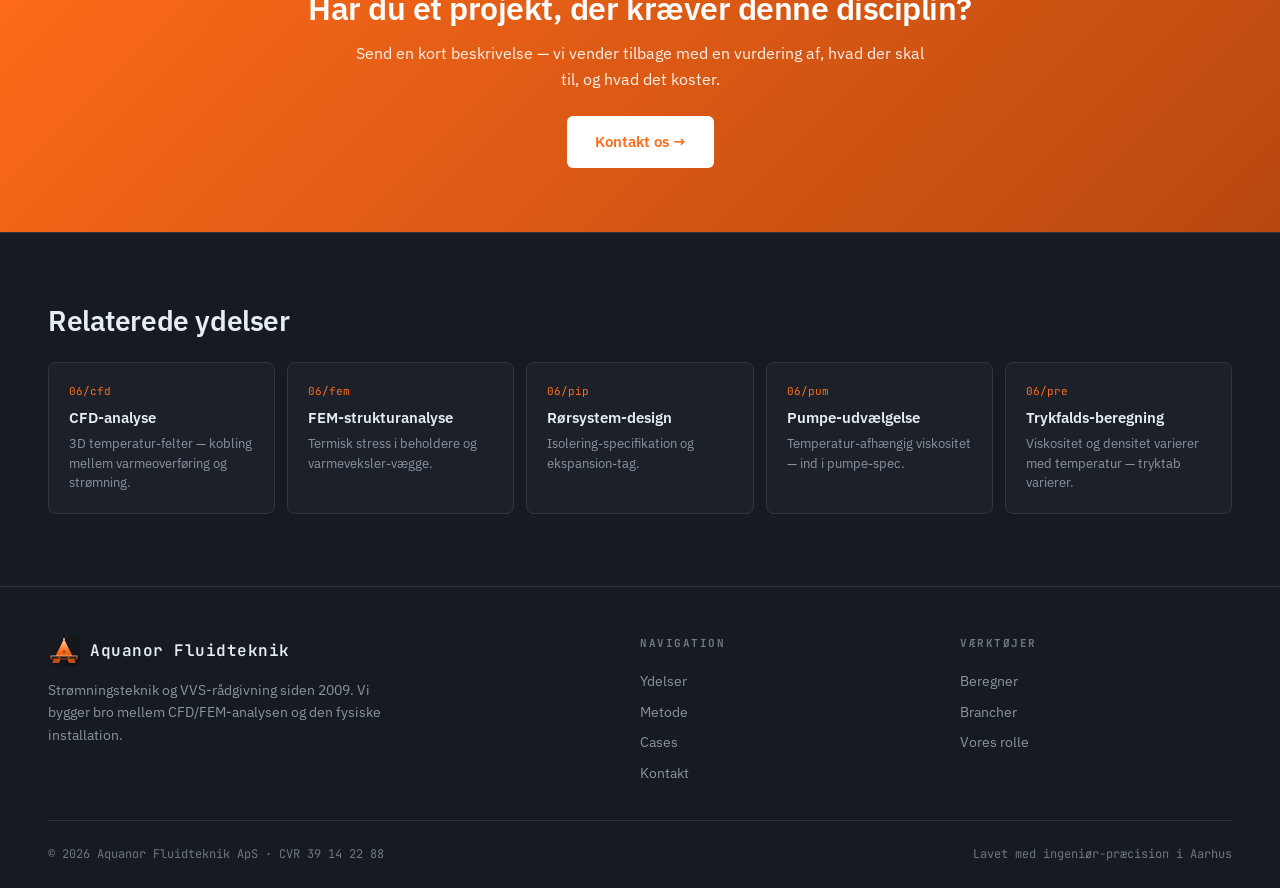
<file: services/thermal.html>
<!DOCTYPE html>
<html lang="da" data-lang="da">
<head>
<meta charset="UTF-8">
<meta name="viewport" content="width=device-width, initial-scale=1.0">
<title>Termisk simulering — transient og stationær varmetransport · Aquanor Fluidteknik</title>
<link rel="preconnect" href="https://fonts.googleapis.com">
<link rel="preconnect" href="https://fonts.gstatic.com" crossorigin>
<link href="https://fonts.googleapis.com/css2?family=IBM+Plex+Sans:wght@400;500;600;700&family=JetBrains+Mono:wght@400;500&display=swap" rel="stylesheet">
<link rel="icon" type="image/svg+xml" href="data:image/svg+xml;utf8,<svg xmlns='http://www.w3.org/2000/svg' viewBox='0 0 64 64'><defs><linearGradient id='b' x1='0' y1='0' x2='1' y2='1'><stop offset='0' stop-color='%231c1d23'/><stop offset='1' stop-color='%230d1117'/></linearGradient><linearGradient id='s' x1='0' y1='0' x2='0' y2='1'><stop offset='0' stop-color='%23ffd9b8'/><stop offset='0.5' stop-color='%23ff6b1a'/><stop offset='1' stop-color='%23b8480f'/></linearGradient><radialGradient id='d' cx='0.5' cy='0.5' r='0.5'><stop offset='0' stop-color='%23ffd9b8'/><stop offset='1' stop-color='%23ff6b1a'/></radialGradient></defs><rect width='64' height='64' rx='14' fill='url(%23b)'/><path d='M32 8 L8 56 H22 L26 47 L38 47 L42 56 H56 Z M30 35 L32 30 L34 35 Z' fill='url(%23s)'/><rect x='6' y='42' width='52' height='6' fill='%230d1117' stroke='url(%23s)' stroke-width='1.5'/><rect x='10' y='44' width='44' height='2' fill='none' stroke='%23ff6b1a' stroke-width='0.6' opacity='0.5'/><circle cx='22' cy='45' r='1.3' fill='url(%23d)'/><circle cx='42' cy='45' r='1.3' fill='url(%23d)'/><circle cx='32' cy='8' r='2' fill='%23ffd9b8' opacity='0.9'/></svg>">
<link rel="stylesheet" href="style.css">
</head>
<body>

<!-- STRIP -->
<div class="strip">
  <span><span class="dot"></span><span data-i18n="strip.oncall">Døgnvagt 24/7 — akut assistance hele døgnet</span></span>
  <span data-i18n="strip.phone">+45 86 12 34 56</span>
</div>

<!-- NAV -->
<nav class="nav">
  <a href="../index.html" class="logo">
    <span class="logo-mark"><svg viewBox="0 0 64 64" xmlns="http://www.w3.org/2000/svg" aria-label="Aquanor"><defs><linearGradient id="aqBgV2s" x1="0" y1="0" x2="1" y2="1"><stop offset="0" stop-color="#1c1d23"/><stop offset="1" stop-color="#0d1117"/></linearGradient><linearGradient id="aqStrV2s" x1="0" y1="0" x2="0" y2="1"><stop offset="0" stop-color="#ffd9b8"/><stop offset="0.5" stop-color="#ff6b1a"/><stop offset="1" stop-color="#b8480f"/></linearGradient><radialGradient id="aqDotV2s" cx="0.5" cy="0.5" r="0.5"><stop offset="0" stop-color="#ffd9b8"/><stop offset="1" stop-color="#ff6b1a"/></radialGradient></defs><rect width="64" height="64" rx="14" fill="url(#aqBgV2s)"/><path d="M32 8 L8 56 H22 L26 47 L38 47 L42 56 H56 Z M30 35 L32 30 L34 35 Z" fill="url(#aqStrV2s)"/><rect x="6" y="42" width="52" height="6" fill="#0d1117" stroke="url(#aqStrV2s)" stroke-width="1.5"/><rect x="10" y="44" width="44" height="2" fill="none" stroke="#ff6b1a" stroke-width="0.6" opacity="0.5"/><circle cx="22" cy="45" r="1.3" fill="url(#aqDotV2s)"/><circle cx="42" cy="45" r="1.3" fill="url(#aqDotV2s)"/><circle cx="32" cy="8" r="2" fill="#ffd9b8" opacity="0.9"/></svg></span>
    <span>Aquanor Fluidteknik</span>
  </a>
  <ul class="nav-links" id="navLinks">
    <li><a href="index.html" class="active" data-i18n="nav.services">Ydelser</a></li>
<li><a href="index.html#rolle" data-i18n="nav.role">Vores rolle</a></li>
<li><a href="index.html#metode" data-i18n="nav.method">Metode</a></li>
<li><a href="index.html#cases" data-i18n="nav.cases">Cases</a></li>
<li><a href="index.html#beregner" data-i18n="nav.calc">Beregner</a></li>
<li><a href="index.html#branches" data-i18n="nav.industries">Brancher</a></li>
<li><a href="index.html#kontakt" data-i18n="nav.contact">Kontakt</a></li>

    <li><a href="../index.html" data-i18n="nav.back">← Tilbage til forsiden</a></li>
  </ul>
  <div class="nav-actions">
    <button class="lang-toggle" id="langToggle" aria-label="Switch language">EN</button>
    <button class="hamburger" id="hamburger" aria-label="Menu">
      <span></span><span></span><span></span>
    </button>
  </div>
</nav>
<div class="scroll-progress" id="scrollProgress"></div>

<!-- PAGE HERO -->
<header class="page-hero">
  <div>
    <span class="page-eyebrow">Ydelse 06 · Termisk simulering</span>
    <h1 class="page-title">Termisk simulering — transient og stationær varmetransport</h1>
    <p class="page-lead">Vi forudsiger temperaturfordeling, varmetab og responstid før anlægget bygges — uanset om det er en varmeveksler, en fjernvarmeledning, en køleplade til en GPU eller et salt-fluid-kredsløb ved 700 °C. Vi kobler termisk og hydraulisk analyse, så vi får det samlede billede.</p>
    <div class="page-tags"><span class="page-tag">LMTD</span> <span class="page-tag">NTU</span> <span class="page-tag">transient</span> <span class="page-tag">varmeveksler</span> <span class="page-tag">fjernvarme</span> <span class="page-tag">CFD-kobling</span></div>
    <a href="../index.html#kontakt" class="page-cta" data-i18n="cta.button">Kontakt os →</a>
    <a href="../index.html#beregner" class="page-cta-ghost" data-i18n="nav.calc">Beregner</a>
  </div>
  <div class="hero-visual">
    <h4 data-i18n="hero.visual">Teknisk reference</h4>
    <svg viewBox="0 0 320 240" xmlns="http://www.w3.org/2000/svg" aria-hidden="true">
    <defs>
      <linearGradient id="thBg" x1="0" y1="0" x2="1" y2="1"><stop offset="0" stop-color="#1c2129"/><stop offset="1" stop-color="#0d1117"/></linearGradient>
      <linearGradient id="thHot" x1="0" y1="0" x2="1" y2="0">
        <stop offset="0" stop-color="#f85149"/>
        <stop offset=".5" stop-color="#ff6b1a"/>
        <stop offset="1" stop-color="#d29922"/>
      </linearGradient>
      <linearGradient id="thCold" x1="0" y1="0" x2="1" y2="0">
        <stop offset="0" stop-color="#58a6ff"/>
        <stop offset="1" stop-color="#3fb950"/>
      </linearGradient>
    </defs>
    <rect width="320" height="240" fill="url(#thBg)" rx="8"/>
    <!-- Counter-flow heat exchanger -->
    <g transform="translate(40 70)">
      <rect x="0" y="0" width="240" height="60" rx="6" fill="none" stroke="#30363d" stroke-width="2"/>
      <rect x="0" y="0" width="240" height="60" rx="6" fill="url(#thHot)" opacity=".25"/>
      <text x="6" y="14" font-family="JetBrains Mono" font-size="9" fill="#ff6b1a">varm (ind)</text>
      <text x="234" y="52" font-family="JetBrains Mono" font-size="9" fill="#d29922" text-anchor="end">varm (ud)</text>
      <text x="6" y="52" font-family="JetBrains Mono" font-size="9" fill="#58a6ff">kold (ud)</text>
      <text x="234" y="14" font-family="JetBrains Mono" font-size="9" fill="#3fb950" text-anchor="end">kold (ind)</text>
      <!-- Flow arrows -->
      <g stroke="#ff6b1a" stroke-width="2" fill="#ff6b1a">
        <line x1="20" y1="20" x2="220" y2="20" marker-end="url(#arrH)"/>
        <line x1="220" y1="40" x2="20" y2="40" stroke="#58a6ff" marker-end="url(#arrC)"/>
      </g>
      <defs>
        <marker id="arrH" markerWidth="6" markerHeight="6" refX="5" refY="3" orient="auto"><path d="M0,0 L6,3 L0,6 Z" fill="#ff6b1a"/></marker>
        <marker id="arrC" markerWidth="6" markerHeight="6" refX="5" refY="3" orient="auto"><path d="M0,0 L6,3 L0,6 Z" fill="#58a6ff"/></marker>
      </defs>
      <!-- Temperature gradient curves -->
      <path d="M10 22 Q120 18 230 22" stroke="#ff6b1a" stroke-width="1.5" fill="none"/>
      <path d="M10 38 Q120 42 230 38" stroke="#58a6ff" stroke-width="1.5" fill="none"/>
    </g>
    <text x="160" y="40" font-family="JetBrains Mono" font-size="11" fill="#8b949e" text-anchor="middle">modstrøms varmeveksler</text>
    <text x="160" y="160" font-family="JetBrains Mono" font-size="11" fill="#8b949e" text-anchor="middle">LMTD · NTU-metode</text>
    <text x="160" y="180" font-family="JetBrains Mono" font-size="10" fill="#ff6b1a" text-anchor="middle">Q = U·A·ΔT_LM = ε·C_min·(T_h,in − T_c,in)</text>
    <text x="160" y="220" font-family="JetBrains Mono" font-size="10" fill="#8b949e" text-anchor="middle">stationær og transient</text>
  </svg>
  </div>
</header>

<!-- LAYOUT: SIDEBAR + CONTENT -->
<div class="layout">
  <aside class="sidenav">
    <h5>Indhold</h5>
    <a href="#princip">Princip</a>
<a href="#lmtd">LMTD</a>
<a href="#ntu">NTU</a>
<a href="#transient">Transient</a>
<a href="#jord">Jordledning</a>
<a href="#saltfluid">Salt-fluid</a>
<a href="#leverance">Leverance</a>

  </aside>
  <main class="content">
    <div class="block" id="princip">
<h2 data-i18n-da="Tre varmetransport-mekanismer">Tre varmetransport-mekanismer</h2>
<div class="reveal" data-delay="1"><p data-i18n-dp="0" data-da="Al varmetransport sker gennem en af tre mekanismer — ofte flere samtidigt:" data-en="All heat transfer occurs through one of three modes — often several at once:">Al varmetransport sker gennem en af tre mekanismer — ofte flere samtidigt:</p></div>
<div class="reveal" data-delay="1"><table class="spec"><thead><tr><th>Mekanisme</th><th>Formel</th><th>Hvor det er vigtigt</th></tr></thead><tbody>
             <tr><td>Ledning (conduction)</td><td>q = −k·∇T   [Fourier]</td><td>Vægge, rør-gods, faste stoffer</td></tr>
             <tr><td>Konvektion (convection)</td><td>q = h·(T_s − T_∞)   [Newton]</td><td>Varme-overgange mellem væske og fast overflade</td></tr>
             <tr><td>Stråling (radiation)</td><td>q = ε·σ·(T_s⁴ − T_∞⁴)   [Stefan-Boltzmann]</td><td>Høj-temperatur overflader (&gt; 300 °C), vakuum</td></tr>
             </tbody></table></div>
<div class="reveal" data-delay="1"><p data-i18n-dp="0" data-da="Varme-modstand (thermal resistance) er summen af de enkelte modstande i serie — som et elektrisk kredsløb:" data-en="Thermal resistance is the sum of the individual resistances in series — like an electrical circuit:">Varme-modstand (thermal resistance) er summen af de enkelte modstande i serie — som et elektrisk kredsløb:</p></div>
<div class="formula reveal" data-delay="1">R_total = 1/(h_i·A) + δ/k + 1/(h_u·A)   [m²·K/W]</div>
<div class="reveal" data-delay="1"><p data-i18n-dp="0" data-da="h_i og h_u er de indre og ydre varme-overgangskoefficienter, δ er godstykkelsen, k er varmeledningsevnen. Den totale U-værdi (overall heat transfer coefficient) er 1/R_total — og den bestemmer, hvor meget varme der flyttes pr. grad temperaturforskel pr. areal." data-en="h_i and h_u are the inner and outer convective heat-transfer coefficients, δ is the wall thickness, k is the thermal conductivity. The total U-value (overall heat transfer coefficient) is 1/R_total — and it determines how much heat moves per degree temperature difference per area.">h_i og h_u er de indre og ydre varme-overgangskoefficienter, δ er godstykkelsen, k er varmeledningsevnen. Den totale U-værdi (overall heat transfer coefficient) er 1/R_total — og den bestemmer, hvor meget varme der flyttes pr. grad temperaturforskel pr. areal.</p></div>
</div>
<div class="block" id="lmtd">
<h2 data-i18n-da="LMTD-metoden">LMTD-metoden</h2>
<div class="reveal" data-delay="1"><p data-i18n-dp="0" data-da="LMTD (Log Mean Temperature Difference) er den simpleste metode til at beregne varme-overføring i en varmeveksler, når man kender indløbs- og udløbs-temperaturerne på begge sider." data-en="LMTD (Log Mean Temperature Difference) is the simplest method for computing heat transfer in a heat exchanger when you know the inlet and outlet temperatures on both sides.">LMTD (Log Mean Temperature Difference) er den simpleste metode til at beregne varme-overføring i en varmeveksler, når man kender indløbs- og udløbs-temperaturerne på begge sider.</p></div>
<div class="formula reveal" data-delay="1">Q = U·A·ΔT_LM        ΔT_LM = (ΔT₁ − ΔT₂) / ln(ΔT₁/ΔT₂)</div>
<div class="reveal" data-delay="1"><p data-i18n-dp="0" data-da="ΔT₁ og ΔT₂ er temperatur-forskellene i de to ender af varmeveksleren. For en modstrøms-veksler er ΔT₁ = T_h,in − T_c,out og ΔT₂ = T_h,out − T_c,in. For medstrøm er ΔT₂ = T_h,out − T_c,out." data-en="ΔT₁ and ΔT₂ are the temperature differences at the two ends of the exchanger. For counter-flow, ΔT₁ = T_h,in − T_c,out and ΔT₂ = T_h,out − T_c,in. For co-current, ΔT₂ = T_h,out − T_c,out.">ΔT₁ og ΔT₂ er temperatur-forskellene i de to ender af varmeveksleren. For en modstrøms-veksler er ΔT₁ = T_h,in − T_c,out og ΔT₂ = T_h,out − T_c,in. For medstrøm er ΔT₂ = T_h,out − T_c,out.</p></div>
<div class="callout tip reveal" data-delay="1"><div class="icon">i</div><p><strong>Modstrøm vs. medstrøm:</strong> modstrøm giver altid den højere ΔT_LM for samme indløbs-temperaturer, og den tillader at den kolde strøm varmes op til en temperatur højere end den varme strøms udløbs-temperatur (umuligt i medstrøm). Derfor foretrækkes modstrøm i langt de fleste proces-vekslere.</p></div>
<div class="reveal" data-delay="1"><p data-i18n-dp="0" data-da="For mere komplekse geometrier (kryds-strøm, shell-and-tube med multiple passes) bruges en korrektions-faktor F:" data-en="For more complex geometries (cross-flow, shell-and-tube with multiple passes) a correction factor F is used:">For mere komplekse geometrier (kryds-strøm, shell-and-tube med multiple passes) bruges en korrektions-faktor F:</p></div>
<div class="formula reveal" data-delay="1">Q = U·A·F·ΔT_LM    hvor F &lt; 1 for kryds-strøm og multi-pass</div>
</div>
<div class="block" id="ntu">
<h2 data-i18n-da="NTU-metoden">NTU-metoden</h2>
<div class="reveal" data-delay="1"><p data-i18n-dp="0" data-da="NTU (Number of Transfer Units) er den foretrukne metode, når du kender geometrien og U-værdien men ikke udløbs-temperaturerne — eller når du vil vide, hvor tæt en veksler er på sin termodynamiske grænse." data-en="NTU (Number of Transfer Units) is the preferred method when you know geometry and U-value but not the outlet temperatures — or when you want to know how close an exchanger is to its thermodynamic limit.">NTU (Number of Transfer Units) er den foretrukne metode, når du kender geometrien og U-værdien men ikke udløbs-temperaturerne — eller når du vil vide, hvor tæt en veksler er på sin termodynamiske grænse.</p></div>
<div class="formula reveal" data-delay="1">NTU = U·A/C_min        ε = f(NTU, C_r, flow_config)</div>
<div class="reveal" data-delay="1"><p data-i18n-dp="0" data-da="Hvor C_min er den mindste af de to varmekapacitets-rater (ṁ·cₚ), C_r = C_min/C_max er deres forhold, og ε (effectiveness) er den aktuelle varme-overføring divideret med den maksimalt mulige. Sammenhængen mellem ε og NTU afhænger af flow-konfigurationen:" data-en="Where C_min is the smaller of the two heat capacity rates (ṁ·cₚ), C_r = C_min/C_max is their ratio, and ε (effectiveness) is the actual heat transfer divided by the maximum possible. The relationship between ε and NTU depends on the flow configuration:">Hvor C_min er den mindste af de to varmekapacitets-rater (ṁ·cₚ), C_r = C_min/C_max er deres forhold, og ε (effectiveness) er den aktuelle varme-overføring divideret med den maksimalt mulige. Sammenhængen mellem ε og NTU afhænger af flow-konfigurationen:</p></div>
<div class="reveal" data-delay="1"><table class="spec"><thead><tr><th>Konfiguration</th><th>ε = f(NTU, C_r)</th></tr></thead><tbody>
             <tr><td>Modstrøm</td><td>ε = (1 − exp[−NTU·(1−C_r)]) / (1 − C_r·exp[−NTU·(1−C_r)])</td></tr>
             <tr><td>Medstrøm</td><td>ε = (1 − exp[−NTU·(1+C_r)]) / (1 + C_r)</td></tr>
             <tr><td>Kryds-strøm, begge umixed</td><td>ε = 1 − exp[−NTU·(1+C_r)] · Σ...</td></tr>
             <tr><td>Single-stream (C_r = 0)</td><td>ε = 1 − exp(−NTU)</td></tr>
             </tbody></table></div>
<div class="reveal" data-delay="1"><p data-i18n-dp="0" data-da="Modstrøm er termodynamisk overlegen — den højeste ε for et givet NTU. Den når 100% effektivitet kun i grænsen NTU → ∞ (uendelig areal). I praksis designer vi til ε = 0.6–0.8 for proces-vekslere, lavere for luft-vand-vekslere (hvor U er lav)." data-en="Counter-flow is thermodynamically superior — highest ε for a given NTU. It reaches 100% efficiency only in the limit NTU → ∞ (infinite area). In practice we design for ε = 0.6–0.8 for process exchangers, lower for air-water exchangers (where U is low).">Modstrøm er termodynamisk overlegen — den højeste ε for et givet NTU. Den når 100% effektivitet kun i grænsen NTU → ∞ (uendelig areal). I praksis designer vi til ε = 0.6–0.8 for proces-vekslere, lavere for luft-vand-vekslere (hvor U er lav).</p></div>
</div>
<div class="block" id="transient">
<h2 data-i18n-da="Transient analyse">Transient analyse</h2>
<div class="reveal" data-delay="1"><p data-i18n-dp="0" data-da="Stationær analyse svarer på 'hvad er temperaturen når systemet har kørt i lang tid?' Transient analyse svarer på 'hvornår når vi der?' — og det er afgørende for opstart, nedluk, regulerings-design og sikkerheds-analyse." data-en="Steady-state answers 'what is the temperature when the system has been running for a long time?' Transient answers 'when do we get there?' — and that's critical for startup, shutdown, control design, and safety analysis.">Stationær analyse svarer på 'hvad er temperaturen når systemet har kørt i lang tid?' Transient analyse svarer på 'hvornår når vi der?' — og det er afgørende for opstart, nedluk, regulerings-design og sikkerheds-analyse.</p></div>
<div class="formula reveal" data-delay="1">ρ·cₚ·∂T/∂t = ∇·(k·∇T) + Q̇</div>
<div class="reveal" data-delay="1"><p data-i18n-dp="0" data-da="For et simpelt system (en tank med væske og en varme-veksler) kan vi karakterisere responstiden med tids-konstanten τ = ρ·V·cₚ / (U·A):" data-en="For a simple system (a tank with fluid and a heat exchanger) we can characterise response time with the time constant τ = ρ·V·cₚ / (U·A):">For et simpelt system (en tank med væske og en varme-veksler) kan vi karakterisere responstiden med tids-konstanten τ = ρ·V·cₚ / (U·A):</p></div>
<div class="reveal" data-delay="1"><ul><li><strong>τ &lt; 5 min</strong> — meget responsiv. Velegnet til regulering med hurtige sætpunkts-ændringer.</li>
<li><strong>τ = 5–30 min</strong> — typisk proces-tids-skala. Kræver moderat regulerings-design.</li>
<li><strong>τ = 30 min–2 h</strong> — langsom. Velegnet til fjernvarme-net og store buffertanke.</li>
<li><strong>τ &gt; 2 h</strong> — meget langsom. Kræver overvejelse om nat-sænkning og opstarts-strategi.</li></ul></div>
</div>
<div class="block" id="jord">
<h2 data-i18n-da="Jordledninger &amp; fjernvarme">Jordledninger & fjernvarme</h2>
<div class="reveal" data-delay="1"><p data-i18n-dp="0" data-da="En nedgravet fjernvarmeledning taber varme til jorden — og det er et stort økonomisk og miljømæssigt problem. Vi modellerer varmetabet som en 2D akse-symmetrisk problem: rør-i-rør, isolering (PUR-skum, mineraluld eller PEX-skum), kapillar-beskyttelse (PE-kappe) og jordens termiske egenskaber." data-en="A buried district-heating pipe loses heat to the ground — a major economic and environmental problem. We model the heat loss as a 2D axisymmetric problem: pipe-in-pipe, insulation (PUR foam, mineral wool, or PEX foam), capillary protection (PE jacket), and soil thermal properties.">En nedgravet fjernvarmeledning taber varme til jorden — og det er et stort økonomisk og miljømæssigt problem. Vi modellerer varmetabet som en 2D akse-symmetrisk problem: rør-i-rør, isolering (PUR-skum, mineraluld eller PEX-skum), kapillar-beskyttelse (PE-kappe) og jordens termiske egenskaber.</p></div>
<div class="formula reveal" data-delay="1">q' = (T_rør − T_jord) / R'_total        R'_total = Σ R'_i</div>
<div class="reveal" data-delay="1"><p data-i18n-dp="0" data-da="R'_total inkluderer: konvektion indvendig (h_i), ledning gennem stålrør (δ_s/k_s), ledning gennem isolering (δ_i/k_i), ledning gennem PE-kappe (δ_p/k_p), og ledning i jorden (afhænger af dybde og jordtype — typisk 1.5–2.5 W/m·K for vådt ler, 0.5–1.0 for tør sand)." data-en="R'_total includes: internal convection (h_i), conduction through steel pipe (δ_s/k_s), conduction through insulation (δ_i/k_i), conduction through PE jacket (δ_p/k_p), and conduction through soil (depends on depth and soil type — typically 1.5–2.5 W/m·K for wet clay, 0.5–1.0 for dry sand).">R'_total inkluderer: konvektion indvendig (h_i), ledning gennem stålrør (δ_s/k_s), ledning gennem isolering (δ_i/k_i), ledning gennem PE-kappe (δ_p/k_p), og ledning i jorden (afhænger af dybde og jordtype — typisk 1.5–2.5 W/m·K for vådt ler, 0.5–1.0 for tør sand).</p></div>
<div class="diagram reveal" data-delay="1"><h5>Tværsnit af præisoleret fjernvarmerør</h5><svg viewBox="0 0 600 220" xmlns="http://www.w3.org/2000/svg" aria-hidden="true">
            <rect width="600" height="220" fill="none"/>
            <!-- Outer PE jacket -->
            <circle cx="300" cy="110" r="90" fill="#1c2129" stroke="#30363d" stroke-width="2"/>
            <!-- PUR foam -->
            <circle cx="300" cy="110" r="78" fill="#161b22" stroke="#58a6ff" stroke-width="1" opacity=".5"/>
            <circle cx="300" cy="110" r="78" fill="url(#foamGrad)" opacity=".6"/>
            <defs>
              <radialGradient id="foamGrad"><stop offset=".7" stop-color="#1c2129" stop-opacity="0"/><stop offset="1" stop-color="#3fb950" stop-opacity=".3"/></radialGradient>
            </defs>
            <!-- Steel service pipe -->
            <circle cx="300" cy="110" r="28" fill="#0d1117" stroke="#8b949e" stroke-width="2"/>
            <circle cx="300" cy="110" r="22" fill="none" stroke="#ff6b1a" stroke-width="1"/>
            <!-- Labels -->
            <text x="300" y="105" font-family="JetBrains Mono" font-size="11" fill="#ff6b1a" text-anchor="middle">stål</text>
            <text x="300" y="115" font-family="JetBrains Mono" font-size="9"  fill="#ff6b1a" text-anchor="middle">DN100</text>
            <text x="370" y="78"  font-family="JetBrains Mono" font-size="10" fill="#3fb950">PUR-skum</text>
            <text x="395" y="120" font-family="JetBrains Mono" font-size="10" fill="#8b949e">PE-kappe</text>
            <line x1="328" y1="92" x2="365" y2="80" stroke="#3fb950" stroke-width=".5"/>
            <line x1="335" y1="120" x2="390" y2="120" stroke="#8b949e" stroke-width=".5"/>
            <!-- Temperature gradient arrows -->
            <g stroke="#ff6b1a" stroke-width=".8" fill="none" opacity=".5">
              <line x1="328" y1="110" x2="368" y2="110"/>
              <line x1="328" y1="100" x2="368" y2="100"/>
              <line x1="328" y1="120" x2="368" y2="120"/>
            </g>
            <text x="348" y="95" font-family="JetBrains Mono" font-size="9" fill="#ff6b1a">80°C → 20°C</text>
            <text x="300" y="208" font-family="JetBrains Mono" font-size="10" fill="#8b949e" text-anchor="middle">R'_total ≈ 0.20 m·K/W · q' ≈ 300 W/m ved 60 K drift</text>
          </svg></div>
</div>
<div class="block" id="saltfluid">
<h2 data-i18n-da="Salt-fluid termisk">Salt-fluid termisk</h2>
<div class="reveal" data-delay="1"><p data-i18n-dp="0" data-da="Salt-fluider (FLiBe, NaCl-MgCl₂, solar-salt) har termiske egenskaber, der adskiller sig markant fra vand:" data-en="Salt fluids (FLiBe, NaCl-MgCl₂, solar salt) have thermal properties that differ significantly from water:">Salt-fluider (FLiBe, NaCl-MgCl₂, solar-salt) har termiske egenskaber, der adskiller sig markant fra vand:</p></div>
<div class="reveal" data-delay="1"><table class="spec"><thead><tr><th>Egenskab</th><th>Vand (80 °C)</th><th>FLiBe (700 °C)</th><th>Solar salt (300 °C)</th></tr></thead><tbody>
             <tr><td>Densitet [kg/m³]</td><td>972</td><td>1900</td><td>1780</td></tr>
             <tr><td>Varmefylde [kJ/kg·K]</td><td>4.20</td><td>2.40</td><td>1.50</td></tr>
             <tr><td>Varmeledning [W/m·K]</td><td>0.67</td><td>1.0</td><td>0.5</td></tr>
             <tr><td>Viskositet [mPa·s]</td><td>0.36</td><td>5.5</td><td>3.2</td></tr>
             </tbody></table></div>
<div class="reveal" data-delay="1"><p data-i18n-dp="0" data-da="Den lavere varmefylde betyder, at et salt-fluid-system har en mindre termisk buffer end et vand-system — det reagerer hurtigere på opvarmning og afkøling, men det kræver også mere præcis styring for at undgå frysning (for solar salt: frysepunkt 220 °C, et stort problem ved nedluk)." data-en="The lower specific heat means a salt-fluid system has less thermal buffer than a water system — it responds faster to heating and cooling, but it also needs more precise control to avoid freezing (for solar salt: freezing point 220 °C, a major shutdown issue).">Den lavere varmefylde betyder, at et salt-fluid-system har en mindre termisk buffer end et vand-system — det reagerer hurtigere på opvarmning og afkøling, men det kræver også mere præcis styring for at undgå frysning (for solar salt: frysepunkt 220 °C, et stort problem ved nedluk).</p></div>
<div class="callout warn reveal" data-delay="1"><div class="icon">!</div><p><strong>Fryse-risiko:</strong> solar salt (KNO₃-NaNO₃) størkner ved 220 °C. Hvis strømmen stopper og systemet køler ned, kan det fryse fast i rørene og sprænge dem. Vi designer altid salt-fluid-systemer med drain-back kapacitet eller aktiv heat tracing som failsafe.</p></div>
</div>
<div class="block" id="leverance">
<h2 data-i18n-da="Hvad du får">Hvad du får</h2>
<div class="reveal" data-delay="1"><ul><li>Komplet termisk beregning — stationær og/eller transient, afhængig af hvad projektet kræver.</li>
<li>Anbefalet varmeveksler-type og -størrelse, baseret på ε-NTU-analyse.</li>
<li>Plot af temperatur-profiler gennem anlægget ved forskellige drifts-tilstande.</li>
<li>Sizing af isolering, kuldebro-beregning, og varmetabs-specifikation for fjernvarme-ledninger.</li>
<li>Kobling til CFD eller FEM hvis projektet kræver det — f.eks. termisk stress i varmeveksler-væggen.</li></ul></div>
</div>
  </main>
</div>

<!-- CTA STRIP -->
<section class="cta-strip">
  <h2 data-i18n="cta.title">Har du et projekt, der kræver denne disciplin?</h2>
  <p data-i18n="cta.lead">Send en kort beskrivelse — vi vender tilbage med en vurdering af, hvad der skal til, og hvad det koster.</p>
  <a href="../index.html#kontakt" class="cta" data-i18n="cta.button">Kontakt os →</a>
</section>

<!-- RELATED -->
<section class="related">
  <div class="related-inner">
    <h2 data-i18n="related.title">Relaterede ydelser</h2>
    <div class="related-grid">
      <a class="related-card" href="cfd.html">
          <div class="related-num">06/cfd</div>
          <div class="related-name">CFD-analyse</div>
          <div class="related-desc">3D temperatur-felter — kobling mellem varmeoverføring og strømning.</div>
        </a><a class="related-card" href="fem.html">
          <div class="related-num">06/fem</div>
          <div class="related-name">FEM-strukturanalyse</div>
          <div class="related-desc">Termisk stress i beholdere og varmeveksler-vægge.</div>
        </a><a class="related-card" href="pipe-design.html">
          <div class="related-num">06/pip</div>
          <div class="related-name">Rørsystem-design</div>
          <div class="related-desc">Isolering-specifikation og ekspansion-tag.</div>
        </a><a class="related-card" href="pump-selection.html">
          <div class="related-num">06/pum</div>
          <div class="related-name">Pumpe-udvælgelse</div>
          <div class="related-desc">Temperatur-afhængig viskositet — ind i pumpe-spec.</div>
        </a><a class="related-card" href="pressure-drop.html">
          <div class="related-num">06/pre</div>
          <div class="related-name">Trykfalds-beregning</div>
          <div class="related-desc">Viskositet og densitet varierer med temperatur — tryktab varierer.</div>
        </a>
    </div>
  </div>
</section>

<!-- FOOTER -->
<footer>
  <div class="footer-inner">
    <div class="footer-brand">
      <div class="logo"><span class="logo-mark"><svg viewBox="0 0 64 64" xmlns="http://www.w3.org/2000/svg" aria-label="Aquanor"><defs><linearGradient id="aqBgV2s" x1="0" y1="0" x2="1" y2="1"><stop offset="0" stop-color="#1c1d23"/><stop offset="1" stop-color="#0d1117"/></linearGradient><linearGradient id="aqStrV2s" x1="0" y1="0" x2="0" y2="1"><stop offset="0" stop-color="#ffd9b8"/><stop offset="0.5" stop-color="#ff6b1a"/><stop offset="1" stop-color="#b8480f"/></linearGradient><radialGradient id="aqDotV2s" cx="0.5" cy="0.5" r="0.5"><stop offset="0" stop-color="#ffd9b8"/><stop offset="1" stop-color="#ff6b1a"/></radialGradient></defs><rect width="64" height="64" rx="14" fill="url(#aqBgV2s)"/><path d="M32 8 L8 56 H22 L26 47 L38 47 L42 56 H56 Z M30 35 L32 30 L34 35 Z" fill="url(#aqStrV2s)"/><rect x="6" y="42" width="52" height="6" fill="#0d1117" stroke="url(#aqStrV2s)" stroke-width="1.5"/><rect x="10" y="44" width="44" height="2" fill="none" stroke="#ff6b1a" stroke-width="0.6" opacity="0.5"/><circle cx="22" cy="45" r="1.3" fill="url(#aqDotV2s)"/><circle cx="42" cy="45" r="1.3" fill="url(#aqDotV2s)"/><circle cx="32" cy="8" r="2" fill="#ffd9b8" opacity="0.9"/></svg></span><span>Aquanor Fluidteknik</span></div>
      <p data-i18n="footer.tag">Strømningsteknik og VVS-rådgivning siden 2009. Vi bygger bro mellem CFD/FEM-analysen og den fysiske installation.</p>
    </div>
    <div class="footer-col">
      <h4 data-i18n="footer.nav">Navigation</h4>
      <ul>
        <li><a href="../index.html#ydelser" data-i18n="nav.services">Ydelser</a></li>
        <li><a href="../index.html#metode" data-i18n="nav.method">Metode</a></li>
        <li><a href="../index.html#cases" data-i18n="nav.cases">Cases</a></li>
        <li><a href="../index.html#kontakt" data-i18n="nav.contact">Kontakt</a></li>
      </ul>
    </div>
    <div class="footer-col">
      <h4 data-i18n="footer.tools">Værktøjer</h4>
      <ul>
        <li><a href="../index.html#beregner" data-i18n="nav.calc">Beregner</a></li>
        <li><a href="../index.html#branches" data-i18n="nav.industries">Brancher</a></li>
        <li><a href="../index.html#rolle" data-i18n="nav.role">Vores rolle</a></li>
      </ul>
    </div>
  </div>
  <div class="footer-bottom">
    <span data-i18n="footer.copyright">© 2026 Aquanor Fluidteknik ApS · CVR 39 14 22 88</span>
    <span data-i18n="footer.made">Lavet med ingeniør-præcision i Aarhus</span>
  </div>
</footer>

<!-- I18N DATA -->
<script id="page-i18n" type="application/json">{"strip.oncall": ["Døgnvagt 24/7 — akut assistance hele døgnet", "On-call dispatch 24/7 — emergency assistance around the clock"], "strip.phone": ["+45 86 12 34 56", "+45 86 12 34 56"], "nav.services": ["Ydelser", "Services"], "nav.role": ["Vores rolle", "Our role"], "nav.method": ["Metode", "Method"], "nav.cases": ["Cases", "Cases"], "nav.calc": ["Beregner", "Calculator"], "nav.industries": ["Brancher", "Industries"], "nav.contact": ["Kontakt", "Contact"], "nav.back": ["← Tilbage til forsiden", "← Back to overview"], "footer.tag": ["Strømningsteknik og VVS-rådgivning siden 2009. Vi bygger bro mellem CFD/FEM-analysen og den fysiske installation.", "Flow engineering and HVAC consultancy since 2009. We bridge the gap between CFD/FEM analysis and physical installation."], "footer.nav": ["Navigation", "Navigation"], "footer.tools": ["Værktøjer", "Tools"], "footer.made": ["Lavet med ingeniør-præcision i Aarhus", "Engineered with precision in Aarhus"], "footer.copyright": ["© 2026 Aquanor Fluidteknik ApS · CVR 39 14 22 88", "© 2026 Aquanor Fluidteknik ApS · VAT 39 14 22 88"], "related.title": ["Relaterede ydelser", "Related services"], "related.lead": ["Vi leverer alle seks discipliner med samme ingeniør som ansvarlig fra start til slut.", "We deliver all six disciplines with the same engineer responsible from start to finish."], "cta.title": ["Har du et projekt, der kræver denne disciplin?", "Got a project that needs this discipline?"], "cta.lead": ["Send en kort beskrivelse — vi vender tilbage med en vurdering af, hvad der skal til, og hvad det koster.", "Send a short description — we'll get back with an assessment of what's needed and what it costs."], "cta.button": ["Kontakt os →", "Get in touch →"], "title": ["Termisk simulering — transient og stationær varmetransport", "Thermal simulation — transient and steady-state heat transfer"], "eyebrow": ["Ydelse 06 · Termisk simulering", "Service 06 · Thermal simulation"], "lead": ["Vi forudsiger temperaturfordeling, varmetab og responstid før anlægget bygges — uanset om det er en varmeveksler, en fjernvarmeledning, en køleplade til en GPU eller et salt-fluid-kredsløb ved 700 °C. Vi kobler termisk og hydraulisk analyse, så vi får det samlede billede.", "We predict temperature distribution, heat loss, and response time before the plant is built — whether it's a heat exchanger, a district-heating main, a GPU cold plate, or a salt-fluid loop at 700 °C. We couple thermal and hydraulic analysis so we get the full picture."], "tags": [["LMTD", "NTU", "transient", "varmeveksler", "fjernvarme", "CFD-kobling"], ["LMTD", "NTU", "transient", "heat exchanger", "district heating", "CFD coupling"]], "sections": {"princip": ["Tre varmetransport-mekanismer", "Three heat transfer modes"], "lmtd": ["LMTD-metoden", "The LMTD method"], "ntu": ["NTU-metoden", "The NTU method"], "transient": ["Transient analyse", "Transient analysis"], "jord": ["Jordledninger & fjernvarme", "Buried lines & district heating"], "saltfluid": ["Salt-fluid termisk", "Salt-fluid thermal"], "leverance": ["Hvad du får", "What you receive"]}}</script>

<script>
(function(){
  const PAGE_I18N = JSON.parse(document.getElementById('page-i18n').textContent);
  let curLang = localStorage.getItem('aquanor-lang') || 'da';

  function t(key){
    const v = PAGE_I18N[key];
    if(!v) return key;
    return v[curLang === 'en' ? 1 : 0];
  }

  function setLang(lang){
    curLang = lang;
    localStorage.setItem('aquanor-lang', lang);
    document.documentElement.lang = lang;
    document.documentElement.setAttribute('data-lang', lang);
    // Update all data-i18n elements
    document.querySelectorAll('[data-i18n]').forEach(el => {
      const v = t(el.getAttribute('data-i18n'));
      if(v !== undefined) el.textContent = v;
    });
    // Swap h2 + section headings: data-i18n-da holds DA text, English uses sections dict
    document.querySelectorAll('[data-i18n-da]').forEach(el => {
      // Check if there's a section mapping
      const parent = el.closest('.block');
      if(parent && parent.id){
        const sec = PAGE_I18N.sections && PAGE_I18N.sections[parent.id];
        if(sec){ el.textContent = sec[lang === 'en' ? 1 : 0]; return; }
      }
      // Fallback: keep DA text
      el.textContent = el.getAttribute('data-i18n-da');
    });
    // Toggle button label
    document.getElementById('langToggle').textContent = lang === 'da' ? 'EN' : 'DA';
    // Update hero-eyebrow, title, lead, tags if present
    const heroTitle = document.querySelector('.page-title');
    if(heroTitle) heroTitle.textContent = t('title');
    const heroLead = document.querySelector('.page-lead');
    if(heroLead) heroLead.textContent = t('lead');
    const heroEyebrow = document.querySelector('.page-eyebrow');
    if(heroEyebrow) heroEyebrow.textContent = t('eyebrow');
  }

  document.getElementById('langToggle').addEventListener('click', () => {
    setLang(curLang === 'da' ? 'en' : 'da');
  });
  setLang(curLang);

  // Hamburger
  const hamburger = document.getElementById('hamburger');
  const navLinks = document.getElementById('navLinks');
  if(hamburger && navLinks){
    hamburger.addEventListener('click', () => {
      hamburger.classList.toggle('open');
      navLinks.classList.toggle('open');
    });
  }

  // Nav scroll state
  const navEl = document.querySelector('.nav');
  window.addEventListener('scroll', () => {
    if(window.scrollY > 80) navEl.classList.add('scrolled');
    else navEl.classList.remove('scrolled');
  }, {passive:true});

  // Scroll progress
  let _scrollTick = false;
  window.addEventListener('scroll', () => {
    if(!_scrollTick){
      requestAnimationFrame(() => {
        const h = document.documentElement.scrollHeight - window.innerHeight;
        const pct = h > 0 ? (window.scrollY / h) * 100 : 0;
        const bar = document.getElementById('scrollProgress');
        if(bar) bar.style.width = pct + '%';
        _scrollTick = false;
      });
      _scrollTick = true;
    }
  }, {passive:true});

  // Reveal on scroll
  const obs = new IntersectionObserver((entries) => {
    entries.forEach(e => {
      if(e.isIntersecting){ e.target.classList.add('revealed'); obs.unobserve(e.target); }
    });
  }, {threshold:.12, rootMargin:'0px 0px -5% 0px'});
  document.querySelectorAll('.reveal').forEach(el => obs.observe(el));

  // Active sidenav highlight on scroll
  const sectionIds = Array.from(document.querySelectorAll('.block[id]')).map(b => b.id);
  const sideLinks = Array.from(document.querySelectorAll('.sidenav a'));
  const sideMap = Object.fromEntries(sideLinks.map(a => [a.getAttribute('href').slice(1), a]));
  const sectionObs = new IntersectionObserver((entries) => {
    entries.forEach(e => {
      const id = e.target.id;
      const link = sideMap[id];
      if(!link) return;
      if(e.isIntersecting){
        sideLinks.forEach(l => l.classList.remove('active'));
        link.classList.add('active');
      }
    });
  }, {rootMargin:'-30% 0px -60% 0px'});
  document.querySelectorAll('.block[id]').forEach(b => sectionObs.observe(b));
})();
</script>

</body>
</html>
</file>
<file: services/style.css>
/* === AQUANOR SERVICES SHARED CSS ===
   Used by /services/*.html — minimal subset of index.html styles + page-specific additions. */
:root{
  --bg:#0d1117;--bg-elev:#161b22;--bg-card:#1c2129;--border:#30363d;
  --text:#e6edf3;--text-dim:#8b949e;--text-faint:#6e7681;
  --accent:#ff6b1a;--accent-dim:#b8480f;
  --blue:#58a6ff;--green:#3fb950;--purple:#bc8cff;--yellow:#d29922;--red:#f85149;
  --mono:'JetBrains Mono',monospace;--sans:'IBM Plex Sans',system-ui,sans-serif;
}
*{margin:0;padding:0;box-sizing:border-box}
html{scroll-behavior:smooth}
body{font-family:var(--sans);background:var(--bg);color:var(--text);line-height:1.6;font-size:16px;-webkit-font-smoothing:antialiased}
a{color:inherit;text-decoration:none}
img,svg{max-width:100%;display:block}

.strip{background:var(--accent);color:#fff;font-family:var(--mono);font-size:13px;padding:6px clamp(16px,4vw,48px);display:flex;justify-content:space-between;gap:16px;flex-wrap:wrap}
.strip .dot{display:inline-block;width:8px;height:8px;border-radius:50%;background:#fff;animation:pulse 2s infinite;margin-right:8px;vertical-align:middle}
@keyframes pulse{0%,100%{opacity:1}50%{opacity:.4}}

.nav{position:sticky;top:0;z-index:50;background:rgba(13,17,23,.92);backdrop-filter:blur(12px);border-bottom:1px solid var(--border);padding:14px clamp(16px,4vw,48px);display:flex;align-items:center;justify-content:space-between;gap:24px;transition:background .3s,border-bottom-color .3s,box-shadow .3s}
.nav.scrolled{box-shadow:0 4px 24px rgba(0,0,0,.3)}
.logo{font-family:var(--mono);font-weight:600;font-size:16px;color:var(--text);letter-spacing:.5px;display:flex;align-items:center;gap:10px}
.logo-mark{width:32px;height:32px;border-radius:8px;display:inline-grid;place-items:center;flex-shrink:0;overflow:hidden}
.logo-mark svg{display:block;width:100%;height:100%}
.nav-links{display:flex;gap:24px;list-style:none;align-items:center}
.nav-links a{color:var(--text-dim);font-size:14px;font-weight:500;transition:color .15s}
.nav-links a:hover,.nav-links a.active{color:var(--accent)}
.nav-actions{display:flex;align-items:center;gap:12px}
.lang-toggle{font-family:var(--mono);font-size:12px;font-weight:600;padding:6px 10px;border:1px solid var(--border);border-radius:4px;background:transparent;color:var(--text-dim);cursor:pointer;transition:all .15s}
.lang-toggle:hover{border-color:var(--accent);color:var(--accent)}
.hamburger{display:none;background:none;border:none;cursor:pointer;padding:8px;color:var(--text)}
.hamburger span{display:block;width:22px;height:2px;background:var(--text);margin:5px 0;transition:transform .2s}
.hamburger.open span:nth-child(1){transform:rotate(45deg) translate(5px,5px)}
.hamburger.open span:nth-child(2){opacity:0}
.hamburger.open span:nth-child(3){transform:rotate(-45deg) translate(5px,-5px)}
@media (max-width:900px){
  .hamburger{display:block}
  .nav-links{position:absolute;top:100%;left:0;right:0;background:var(--bg-elev);flex-direction:column;gap:0;padding:0;border-bottom:1px solid var(--border);display:none}
  .nav-links.open{display:flex}
  .nav-links li{width:100%;border-bottom:1px solid var(--border)}
  .nav-links a{display:block;padding:16px 24px}
}

.scroll-progress{position:fixed;top:0;left:0;height:3px;background:linear-gradient(90deg,var(--accent),#ffaa66,var(--accent));width:0;z-index:60;transition:width .08s linear;box-shadow:0 0 10px rgba(255,107,26,.6)}

section{padding:clamp(56px,8vw,96px) clamp(16px,4vw,48px);max-width:1280px;margin:0 auto}
.eyebrow{font-family:var(--mono);font-size:12px;color:var(--accent);text-transform:uppercase;letter-spacing:2px;margin-bottom:14px}
h1{font-size:clamp(32px,5.5vw,56px);line-height:1.05;font-weight:600;letter-spacing:-.02em;margin-bottom:24px}
h2{font-size:clamp(26px,4vw,40px);line-height:1.15;font-weight:600;letter-spacing:-.015em;margin-bottom:18px;max-width:780px}
h3{font-size:clamp(18px,2vw,22px);font-weight:600;margin-bottom:10px}
.section-lead{font-size:clamp(15px,1.6vw,17px);color:var(--text-dim);max-width:680px;margin-bottom:48px;line-height:1.65}

/* === PAGE HERO === */
.page-hero{position:relative;padding:clamp(48px,7vw,80px) clamp(16px,4vw,48px) clamp(40px,6vw,64px);max-width:1280px;margin:0 auto;display:grid;grid-template-columns:1fr;gap:32px}
@media(min-width:980px){.page-hero{grid-template-columns:1.3fr 1fr;align-items:center;gap:56px}}
.page-eyebrow{font-family:var(--mono);font-size:12px;color:var(--accent);text-transform:uppercase;letter-spacing:2px;margin-bottom:18px;display:inline-flex;align-items:center;gap:10px}
.page-eyebrow::before{content:"";width:24px;height:1px;background:var(--accent)}
.page-title{font-size:clamp(30px,5vw,52px);line-height:1.05;font-weight:600;letter-spacing:-.02em;margin-bottom:20px}
.page-lead{font-size:clamp(15px,1.6vw,18px);color:var(--text-dim);max-width:600px;line-height:1.65;margin-bottom:28px}
.page-tags{display:flex;flex-wrap:wrap;gap:8px;margin-bottom:24px}
.page-tag{font-family:var(--mono);font-size:11px;color:var(--text-dim);border:1px solid var(--border);background:var(--bg-card);padding:5px 10px;border-radius:4px;letter-spacing:.5px}
.page-cta{display:inline-flex;align-items:center;gap:10px;background:var(--accent);color:#fff;padding:13px 22px;border-radius:6px;font-weight:600;font-size:14px;border:none;cursor:pointer;transition:background .15s,transform .15s}
.page-cta:hover{background:var(--accent-dim);transform:translateY(-1px)}
.page-cta-ghost{display:inline-flex;align-items:center;gap:8px;color:var(--text-dim);padding:13px 18px;font-weight:500;font-size:14px;border:1px solid var(--border);border-radius:6px;margin-left:8px;transition:all .15s}
.page-cta-ghost:hover{border-color:var(--text-dim);color:var(--text)}

/* === HERO VISUAL (right side) === */
.hero-visual{background:var(--bg-card);border:1px solid var(--border);border-radius:12px;padding:24px;display:flex;flex-direction:column;gap:12px;align-self:start}
.hero-visual h4{font-family:var(--mono);font-size:11px;color:var(--text-faint);text-transform:uppercase;letter-spacing:1.5px;margin-bottom:4px}
.hero-visual svg{display:block;width:100%;height:auto}

/* === LAYOUT: SIDEBAR + CONTENT === */
.layout{display:grid;grid-template-columns:1fr;gap:32px;max-width:1280px;margin:0 auto;padding:0 clamp(16px,4vw,48px) clamp(56px,8vw,96px)}
@media(min-width:1024px){.layout{grid-template-columns:220px 1fr;gap:56px}}
/* Mobile (≤1023px): sidenav is non-sticky, inline at top of content (scrolls away normally — does NOT cover article on scroll). */
.sidenav{position:static;display:flex;flex-direction:column;gap:2px;padding:0;background:var(--bg-card);border:1px solid var(--border);border-radius:10px;overflow:hidden;max-height:none;margin-bottom:24px}
@media(min-width:1024px){.sidenav{position:sticky;top:96px;align-self:start;max-height:calc(100vh - 120px);overflow-y:auto;margin-bottom:0}}
.sidenav h5{font-family:var(--mono);font-size:10px;color:var(--text-faint);text-transform:uppercase;letter-spacing:1.5px;padding:14px 16px 6px}
.sidenav a{display:block;padding:8px 16px;font-family:var(--mono);font-size:12px;color:var(--text-dim);border-left:2px solid transparent;transition:all .15s}
.sidenav a:hover{color:var(--text);background:var(--bg-elev)}
.sidenav a.active{color:var(--accent);border-left-color:var(--accent);background:rgba(255,107,26,.06)}
.content{min-width:0}

/* === CONTENT BLOCKS === */
.block{padding:clamp(28px,4vw,40px) 0;border-bottom:1px solid var(--border)}
.block:last-child{border-bottom:none}
.block h2{font-size:clamp(22px,3vw,30px);margin-bottom:18px}
.block h3{font-family:var(--mono);font-size:13px;color:var(--accent);text-transform:uppercase;letter-spacing:1.5px;margin-top:24px;margin-bottom:12px}
.block p{color:var(--text-dim);font-size:15px;line-height:1.7;margin-bottom:14px}
.block ul,.block ol{color:var(--text-dim);font-size:15px;line-height:1.7;padding-left:20px;margin-bottom:14px}
.block li{padding:4px 0}
.block li::marker{color:var(--accent)}
.block strong{color:var(--text);font-weight:600}

/* === CODE/FORMULA BLOCK === */
.formula{background:var(--bg);border:1px solid var(--border);border-left:3px solid var(--accent);border-radius:6px;padding:14px 18px;margin:14px 0;font-family:var(--mono);font-size:14px;color:var(--text);overflow-x:auto;white-space:nowrap}
.formula .label{display:block;font-size:10px;color:var(--text-faint);text-transform:uppercase;letter-spacing:1.5px;margin-bottom:6px;white-space:normal}
.formula sub,.formula sup{font-size:.7em}
.code{background:var(--bg);border:1px solid var(--border);border-radius:6px;padding:14px 18px;margin:14px 0;font-family:var(--mono);font-size:13px;color:var(--text);overflow-x:auto;line-height:1.55}
.code .c-key{color:var(--purple)}
.code .c-str{color:var(--green)}
.code .c-num{color:var(--accent)}
.code .c-com{color:var(--text-faint);font-style:italic}

/* === CALLOUT === */
.callout{background:var(--bg-elev);border:1px solid var(--border);border-radius:8px;padding:18px 20px;margin:18px 0;display:flex;gap:14px;align-items:flex-start}
.callout .icon{width:28px;height:28px;border-radius:6px;background:rgba(255,107,26,.1);border:1px solid var(--accent);color:var(--accent);display:grid;place-items:center;font-family:var(--mono);font-size:14px;flex-shrink:0}
.callout.tip .icon{background:rgba(88,166,255,.1);border-color:var(--blue);color:var(--blue)}
.callout.warn .icon{background:rgba(248,81,73,.1);border-color:var(--red);color:var(--red)}
.callout.note .icon{background:rgba(188,140,255,.1);border-color:var(--purple);color:var(--purple)}
.callout p{color:var(--text-dim);font-size:14px;line-height:1.6;margin:0}
.callout p strong{color:var(--text)}

/* === TABLE === */
table.spec{width:100%;border-collapse:collapse;margin:14px 0;font-family:var(--mono);font-size:13px}
table.spec th,table.spec td{padding:10px 14px;text-align:left;border-bottom:1px solid var(--border)}
table.spec th{background:var(--bg-card);color:var(--accent);font-weight:600;font-size:11px;text-transform:uppercase;letter-spacing:1.2px}
table.spec td{color:var(--text-dim)}
table.spec tr:hover td{background:var(--bg-elev);color:var(--text)}

/* === DIAGRAM CARD === */
.diagram{background:var(--bg-card);border:1px solid var(--border);border-radius:10px;padding:20px;margin:18px 0}
.diagram h5{font-family:var(--mono);font-size:11px;color:var(--text-faint);text-transform:uppercase;letter-spacing:1.5px;margin-bottom:12px}
.diagram svg{display:block;width:100%;height:auto;max-height:340px;margin:0 auto}

/* === RELATED SERVICES === */
.related{background:var(--bg-elev);border-top:1px solid var(--border);padding:clamp(48px,6vw,72px) clamp(16px,4vw,48px)}
.related-inner{max-width:1280px;margin:0 auto}
.related h2{font-size:clamp(22px,3vw,28px);margin-bottom:24px}
.related-grid{display:grid;grid-template-columns:repeat(auto-fit,minmax(220px,1fr));gap:12px}
.related-card{background:var(--bg-card);border:1px solid var(--border);border-radius:8px;padding:20px;transition:all .2s;display:block;cursor:pointer}
.related-card:hover{border-color:var(--accent);transform:translateY(-2px)}
.related-num{font-family:var(--mono);font-size:11px;color:var(--accent);margin-bottom:6px}
.related-name{font-size:15px;font-weight:600;color:var(--text);margin-bottom:4px}
.related-desc{font-size:13px;color:var(--text-dim);line-height:1.5}

/* === CTA STRIP === */
.cta-strip{background:linear-gradient(135deg,var(--accent) 0%,var(--accent-dim) 100%);padding:clamp(40px,6vw,64px) clamp(16px,4vw,48px);text-align:center;color:#fff}
.cta-strip h2{color:#fff;font-size:clamp(22px,3vw,32px);margin-bottom:14px;max-width:none}
.cta-strip p{font-size:clamp(14px,1.5vw,16px);opacity:.92;max-width:580px;margin:0 auto 24px}
.cta-strip a.cta{display:inline-flex;align-items:center;gap:10px;background:#fff;color:var(--accent);padding:14px 28px;border-radius:6px;font-weight:600;font-size:15px;border:none;cursor:pointer;transition:transform .15s}
.cta-strip a.cta:hover{transform:translateY(-2px)}

/* === FOOTER === */
footer{background:var(--bg-elev);border-top:1px solid var(--border);padding:48px clamp(16px,4vw,48px) 24px;margin-top:0}
.footer-inner{max-width:1280px;margin:0 auto;display:grid;grid-template-columns:1fr;gap:32px}
@media(min-width:800px){.footer-inner{grid-template-columns:2fr 1fr 1fr;gap:48px}}
.footer-brand p{color:var(--text-dim);font-size:14px;line-height:1.6;margin-top:12px;max-width:340px}
.footer-col h4{font-family:var(--mono);font-size:11px;text-transform:uppercase;letter-spacing:1.5px;color:var(--text-faint);margin-bottom:14px}
.footer-col ul{list-style:none}
.footer-col li{padding:4px 0;font-size:14px}
.footer-col a{color:var(--text-dim);transition:color .15s}
.footer-col a:hover{color:var(--accent)}
.footer-bottom{max-width:1280px;margin:32px auto 0;padding-top:24px;border-top:1px solid var(--border);display:flex;flex-wrap:wrap;gap:12px;justify-content:space-between;color:var(--text-faint);font-size:12px;font-family:var(--mono)}

/* === FEM INTERACTIVE WIDGET === */
.fem-calc{background:var(--bg-card);border:1px solid var(--border);border-radius:10px;padding:clamp(14px,2vw,20px);display:flex;flex-direction:column;gap:12px}
.fem-calc-row{display:flex;flex-direction:column;gap:4px}
.fem-calc-row label{font-family:var(--mono);font-size:11px;color:var(--text-dim);text-transform:uppercase;letter-spacing:1.2px;display:flex;justify-content:space-between;align-items:baseline}
.fem-calc-row label .v{color:var(--accent);font-weight:600}
.fem-calc-row input[type=range]{-webkit-appearance:none;appearance:none;width:100%;height:4px;background:var(--border);border-radius:2px;outline:none;cursor:pointer}
.fem-calc-row input[type=range]::-webkit-slider-thumb{-webkit-appearance:none;appearance:none;width:14px;height:14px;border-radius:50%;background:var(--accent);cursor:pointer;border:2px solid var(--bg);box-shadow:0 0 6px rgba(255,107,26,.4)}
.fem-calc-row select{background:var(--bg);border:1px solid var(--border);border-radius:6px;padding:7px 9px;color:var(--text);font-family:var(--mono);font-size:12px}
.fem-calc-svg{display:block;width:100%;height:auto}
.fem-calc-out{display:grid;grid-template-columns:repeat(2,1fr);gap:8px;margin-top:4px}
.fem-out{background:var(--bg);border:1px solid var(--border);border-radius:6px;padding:8px 10px}
.fem-out-l{font-family:var(--mono);font-size:10px;color:var(--text-faint);text-transform:uppercase;letter-spacing:1.2px}
.fem-out-v{font-family:var(--mono);font-size:16px;font-weight:600;color:var(--accent);margin-top:2px}
.fem-out-v.safe{color:var(--green)}
.fem-out-v.warn{color:var(--yellow)}
.fem-out-v.danger{color:var(--red)}
.fem-formula{font-family:var(--mono);font-size:11px;color:var(--text-dim);background:var(--bg);border-left:2px solid var(--accent);padding:6px 10px;border-radius:0 4px 4px 0;margin-top:4px;overflow-x:auto;white-space:nowrap}

/* === REVEAL === */
.reveal{opacity:0;transform:translateY(20px);transition:opacity .6s cubic-bezier(.2,.7,.2,1),transform .6s cubic-bezier(.2,.7,.2,1)}
.reveal.revealed{opacity:1;transform:translateY(0)}
.reveal[data-delay="1"]{transition-delay:.08s}
.reveal[data-delay="2"]{transition-delay:.16s}
.reveal[data-delay="3"]{transition-delay:.24s}
.reveal[data-delay="4"]{transition-delay:.32s}
.reveal[data-delay="5"]{transition-delay:.40s}
@media(prefers-reduced-motion:reduce){.reveal{opacity:1;transform:none;transition:none}.strip .dot,.scroll-progress{animation:none;transition:none}}

/* === UTILITY === */
.hidden{display:none!important}
.muted{color:var(--text-faint)}
.mono{font-family:var(--mono)}
.gap-row{display:flex;gap:16px;flex-wrap:wrap;margin:14px 0}
</file>
